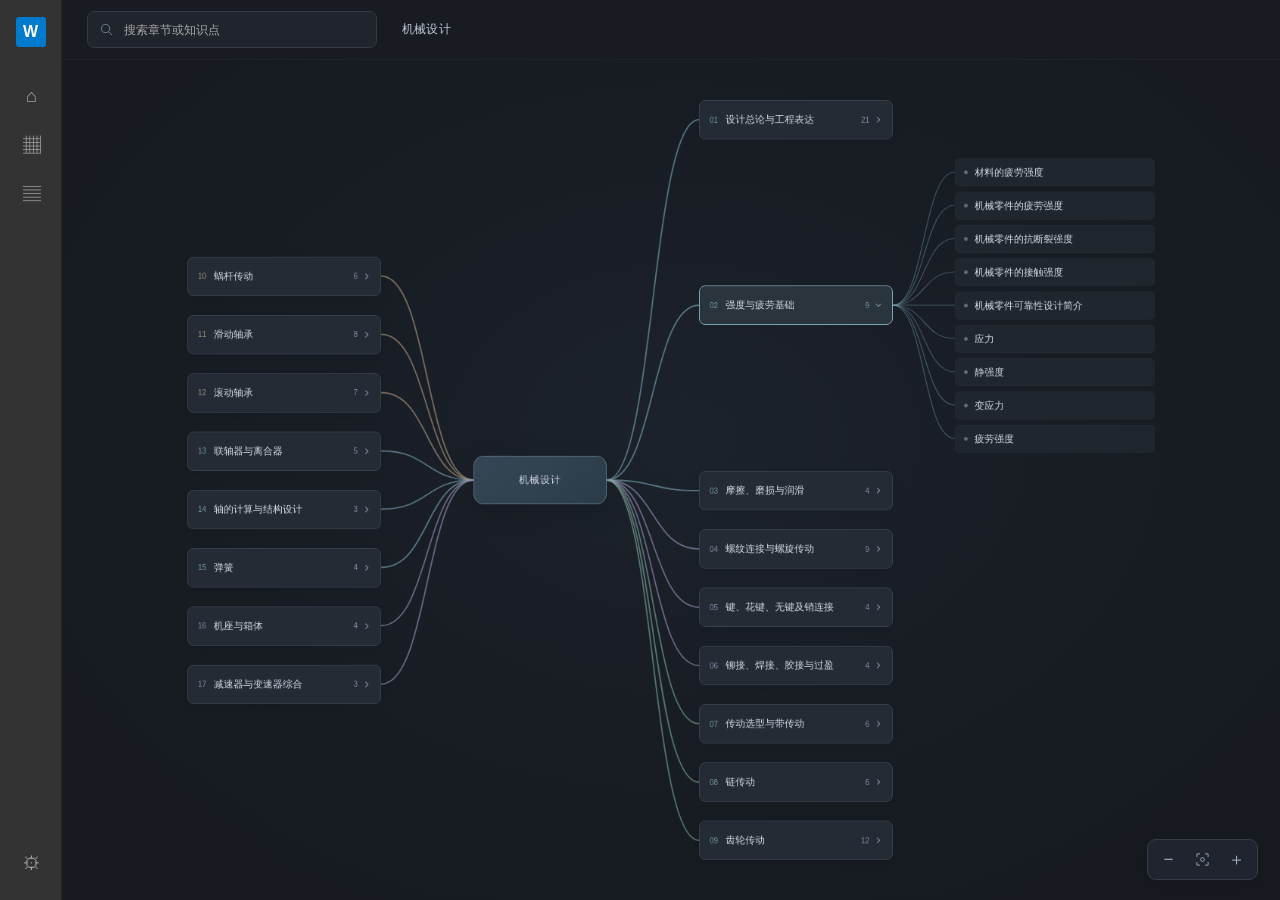
<file: Projects/Workstation-Visual-Console/04_code/workbench/mindmap-prototype-20261019/mindmap-prototype.html>
<!doctype html>
<html lang="zh-CN">
<head>
  <meta charset="utf-8">
  <meta name="viewport" content="width=device-width, initial-scale=1">
  <title>课程思维导图 · 深色 A 版 Demo</title>
  <style>
:root{font-family:Inter,"Segoe UI","Microsoft YaHei",sans-serif;color:#242824;background:#f8f8f6;font-synthesis:none;--line:#e7e8e4;--muted:#737973;--accent:#255f49;--tint:#edf5ef;--paper:#fff;--shadow:0 12px 30px #17281b0a}
*{box-sizing:border-box}
body{margin:0;min-width:320px}
button,input{font:inherit}
button{cursor:pointer}
button:focus-visible,input:focus-visible{outline:2px solid #438b67;outline-offset:2px}
.app{min-height:100vh}
.brand{display:flex;align-items:center;gap:10px;padding:4px 7px 20px;font-size:13px;font-weight:720}
.mark{display:grid;place-items:center;width:30px;height:30px;border-radius:9px;color:white;background:#252d28;font-weight:700}
.muted{color:var(--muted)}
.eyebrow{color:var(--muted);text-transform:uppercase;letter-spacing:.1em;font-size:10px;font-weight:700}
.section-title{font-size:11px;color:#858b84;font-weight:700;margin:24px 10px 8px;display:flex;align-items:center;justify-content:space-between}
.section-title button{background:transparent;border:0;color:#858b84;font-size:17px;padding:0 4px}
.nav-button,.tree-name,.tree-toggle,.child-button{border:0;background:transparent;text-align:left;color:#424a43}
.nav-button{display:flex;align-items:center;gap:10px;width:100%;padding:9px 11px;border-radius:8px;font-size:12px}
.nav-button:hover,.tree-name:hover,.child-button:hover{background:#f2f4f0}
.nav-button.active{background:#e9f2eb;color:var(--accent);font-weight:650}
.nav-ico{width:18px;text-align:center;font-size:15px;color:#68736a}
.project-search{width:100%;border:1px solid var(--line);border-radius:8px;background:#fafbf9;padding:9px 11px;font-size:11px;outline:0}
.project-search:focus{border-color:#9bbba4;background:#fff}
.tree{display:grid;gap:3px;margin-top:10px}
.project-row{display:grid;grid-template-columns:25px minmax(0,1fr);align-items:center;border-radius:8px}
.project-row.selected,.child-button.selected{background:#e9f2eb;color:var(--accent)}
.tree-toggle{padding:7px 5px;text-align:center;color:#8a928a;font-size:10px}
.tree-name{padding:8px 4px 8px 0;border-radius:7px;overflow:hidden;text-overflow:ellipsis;white-space:nowrap;font-size:11px;font-weight:600}
.children{margin:2px 0 7px 25px;border-left:1px solid #e5e9e3;padding-left:8px;display:grid;gap:1px}
.child-button{display:flex;align-items:center;gap:7px;width:100%;padding:7px 8px;border-radius:7px;font-size:11px;white-space:nowrap;overflow:hidden;text-overflow:ellipsis}
.child-dot{width:5px;height:5px;border-radius:50%;background:#9aac9d;flex:none}
.child-button.selected .child-dot{background:var(--accent)}
.empty{color:var(--muted);font-size:11px;padding:11px}
.side-bottom{margin-top:auto;padding:16px 8px 3px;border-top:1px solid var(--line);color:var(--muted);font-size:10px;line-height:1.6}
.sidebar,.project-pane{background:#fff;border-right:1px solid var(--line);display:flex;flex-direction:column;padding:23px 14px 16px;min-width:0;overflow-y:auto}
.sidebar-body,.pane-body{min-height:0}
.topbar{height:66px;display:flex;align-items:center;justify-content:space-between;gap:12px;padding:0 30px;border-bottom:1px solid var(--line);background:#fff}
.breadcrumb{font-size:11px;color:var(--muted);overflow:hidden;text-overflow:ellipsis;white-space:nowrap}
.top-actions{display:flex;align-items:center;gap:8px}
.pill{font-size:10px;color:#5a6e60;background:#f0f5ef;padding:6px 9px;border-radius:20px;white-space:nowrap}
.button{border:1px solid #dfe4dd;background:#fff;border-radius:8px;padding:8px 11px;font-size:11px;color:#384139;white-space:nowrap}
.button:hover{border-color:#a8b9a9}
.button.primary{color:#fff;background:var(--accent);border-color:var(--accent)}
.button.ghost{background:#f6f7f4}
.content{max-width:1170px;margin:0 auto;padding:34px 34px 120px;width:100%}
.title-row{display:flex;justify-content:space-between;gap:20px;align-items:flex-start;margin-bottom:27px}
.title-row h1{font-size:clamp(23px,3vw,33px);letter-spacing:-.04em;font-weight:660;margin:8px 0 8px}
.title-row p{font-size:12px;color:var(--muted);margin:0;line-height:1.7}
.status{display:inline-flex;align-items:center;gap:6px;color:#29694f;font-size:10px}
.status:before{content:"";width:6px;height:6px;border-radius:50%;background:#3baf72}
.cards{display:grid;grid-template-columns:1.55fr 1fr;gap:14px}
.card{border:1px solid var(--line);background:var(--paper);border-radius:12px;box-shadow:var(--shadow);padding:19px;min-width:0}
.card h2{font-size:13px;margin:0 0 16px;font-weight:690}
.card-head{display:flex;justify-content:space-between;align-items:center;gap:12px}
.card-head small{font-size:10px;color:var(--muted)}
.stage-list{display:grid;gap:10px}
.stage{display:grid;grid-template-columns:25px minmax(0,1fr) auto;align-items:center;gap:9px;font-size:11px;padding:11px 0;border-bottom:1px solid #f0f1ee}
.stage:last-child{border:0}
.stage .num{display:grid;place-items:center;border:1px solid #dbe4da;width:23px;height:23px;border-radius:7px;color:var(--accent);font-size:10px}
.stage small{color:var(--muted);font-size:10px}
.stage b{font-weight:630}
.stage.current .num{background:var(--accent);color:#fff;border-color:var(--accent)}
.activity{display:grid;gap:0}
.activity-row{display:grid;grid-template-columns:75px minmax(0,1fr);gap:9px;padding:11px 0;border-bottom:1px solid #f0f1ee;font-size:11px}
.activity-row:last-child{border:0}
.activity-row time{color:#969d94;font-size:10px}
.activity-row span{color:#4d574f;line-height:1.5}
.composer{margin-top:18px;border:1px solid #dae5da;border-radius:12px;background:#fff;box-shadow:var(--shadow);padding:14px}
.composer label{font-size:11px;font-weight:650}
.composer textarea{display:block;width:100%;min-height:54px;resize:vertical;border:0;outline:0;background:transparent;margin-top:10px;font:inherit;font-size:12px;line-height:1.5;color:#4a544b}
.composer-foot{display:flex;justify-content:space-between;align-items:center;gap:10px;border-top:1px solid #f0f1ee;padding-top:10px}
.composer-foot span{font-size:10px;color:var(--muted)}
.callout{margin-top:14px;color:var(--muted);font-size:10px;line-height:1.6}
.inspector{background:#fdfdfb;border-left:1px solid var(--line);padding:25px 18px;min-width:0}
.inspector h2{font-size:12px;margin:0 0 20px}
.fact{padding:13px 0;border-top:1px solid var(--line)}
.fact small{display:block;font-size:10px;color:var(--muted);margin-bottom:6px}
.fact strong{font-size:11px;font-weight:600;overflow-wrap:anywhere}
.inspector .button{width:100%;justify-content:center;margin-top:18px}
.mini-list{font-size:10px;color:#59665c;line-height:2;margin-top:12px}
.prototype-switcher{position:fixed;bottom:18px;left:50%;transform:translateX(-50%);z-index:50;display:flex;align-items:center;gap:8px;background:#202822;color:white;border:1px solid #4d5c50;border-radius:18px;padding:7px 9px;box-shadow:0 12px 35px #1d2a2080;font-size:11px;white-space:nowrap}
.prototype-switcher button{color:white;border:0;background:#3a483d;border-radius:11px;width:30px;height:28px}
.prototype-switcher button:hover{background:#546b58}
.prototype-switcher span{padding:0 7px}
.prototype-switcher small{color:#b4c2b5;font-size:10px}
.demo-tag{display:inline-flex;align-items:center;gap:5px;font-size:10px;color:#8a6831;background:#f8f0df;border-radius:6px;padding:5px 7px}
.layout-a{display:grid;grid-template-columns:254px minmax(0,1fr)}
.layout-a .sidebar{height:100vh;position:sticky;top:0}
.layout-a main{min-width:0}
.layout-a .sidebar .project-search{margin-top:4px}
.layout-b{display:grid;grid-template-columns:62px 270px minmax(0,1fr)}
.icon-rail{background:#f2f4f0;border-right:1px solid var(--line);height:100vh;position:sticky;top:0;display:flex;flex-direction:column;align-items:center;gap:9px;padding:17px 8px}
.icon-rail .mark{margin-bottom:20px}
.rail-button{border:0;background:transparent;color:#707a70;width:40px;height:40px;border-radius:10px;font-size:18px}
.rail-button.active,.rail-button:hover{background:#dce8df;color:var(--accent)}
.rail-bottom{margin-top:auto}
.layout-b .project-pane{height:100vh;position:sticky;top:0}
.layout-b .content{max-width:1060px}
.layout-b .cards{grid-template-columns:minmax(0,1fr) 250px}
.layout-c{display:grid;grid-template-columns:274px minmax(0,1fr) 248px}
.layout-c .sidebar{height:100vh;position:sticky;top:0}
.layout-c .inspector{height:100vh;position:sticky;top:0}
.layout-c .content{padding:30px 28px 120px}
.layout-c .cards{grid-template-columns:1fr}
.layout-c .card:nth-child(2){display:none}
.layout-c .section-title{margin-top:17px}
.layout-c .sidebar .project-search{margin-top:12px}
@media(max-width:1050px){.layout-c{grid-template-columns:250px minmax(0,1fr)}
.layout-c .inspector{display:none}
.layout-b{grid-template-columns:56px 240px minmax(0,1fr)}
.layout-b .cards{grid-template-columns:1fr}
}
@media(max-width:760px){.layout-a,.layout-b,.layout-c{display:block}
.layout-a .sidebar,.layout-b .project-pane,.layout-c .sidebar{height:auto;position:static;max-height:280px;overflow:auto;border-right:0;border-bottom:1px solid var(--line)}
.layout-b .icon-rail{display:none}
.layout-a .sidebar .brand,.layout-c .sidebar .brand{padding-bottom:7px}
.layout-a .sidebar .nav-button,.layout-a .sidebar .side-bottom,.layout-b .project-pane .side-bottom,.layout-c .sidebar .side-bottom{display:none}
.sidebar,.project-pane{padding:12px 15px}
.section-title{margin:10px 8px 5px}
.tree{grid-template-columns:repeat(2,minmax(0,1fr));gap:4px}
.children{display:grid}
.topbar{height:52px;padding:0 17px}
.content,.layout-b .content,.layout-c .content{padding:24px 16px 110px}
.cards{grid-template-columns:1fr}
.title-row{display:block}
.title-row .button{margin-top:13px}
.top-actions .pill{display:none}
}

  </style>
  <style>
.layout-a .sidebar,.layout-c .sidebar,.layout-b .project-pane{overflow:hidden}
.sidebar-body,.pane-body{flex:1;min-height:0;overflow-y:auto;scrollbar-width:thin}
.side-bottom{flex:none}
.layout-a{grid-template-columns:286px minmax(0,1fr)}
.layout-b{grid-template-columns:62px 300px minmax(0,1fr)}
.layout-c{grid-template-columns:306px minmax(0,1fr) 248px}
.category-block{margin:7px 0}
.category-toggle{display:flex;align-items:center;gap:8px;width:100%;border:0;background:#f5f7f4;color:#34463a;border-radius:8px;padding:9px 10px;text-align:left;font-size:11px;font-weight:700}
.category-toggle:hover{background:#eaf2eb}
.category-toggle .chevron{margin-left:auto;color:#829084;font-size:10px}
.category-toggle .count{color:#849187;font-size:10px;font-weight:500}
.category-projects{margin:4px 0 3px 10px;padding-left:8px;border-left:1px solid #e6ebe5}
.category-projects .project-row{grid-template-columns:22px minmax(0,1fr)}
.category-projects .children{margin-left:21px}
.tree{display:block}
.layout-b main{min-width:0}
.layout-c .sidebar .section-title{margin-top:17px}
@media(max-width:1050px){.layout-c{grid-template-columns:282px minmax(0,1fr)}
.layout-b{grid-template-columns:56px 278px minmax(0,1fr)}
}
@media(max-width:760px){.layout-a,.layout-b,.layout-c{display:block}
.layout-a .sidebar,.layout-b .project-pane,.layout-c .sidebar{max-height:360px}
.tree{display:block}
.category-projects .children{display:grid}
}

  </style>
  <style>
.window-studio{margin:0 0 20px;border:1px solid #dce6dc;background:#fff;border-radius:13px;box-shadow:var(--shadow);overflow:hidden}
.studio-head{display:flex;align-items:center;justify-content:space-between;gap:12px;padding:17px 18px;border-bottom:1px solid var(--line)}
.studio-head h2{font-size:14px;margin:0 0 5px}
.studio-head p{font-size:11px;color:var(--muted);margin:0;line-height:1.5}
.studio-toolbar{display:flex;align-items:center;gap:8px;flex-wrap:wrap;padding:12px 18px;background:#fafbf9}
.studio-toolbar input,.studio-toolbar select{border:1px solid var(--line);background:#fff;border-radius:8px;padding:9px 10px;font-size:11px;min-height:35px}
.studio-toolbar input{flex:1 1 170px;min-width:110px}
.studio-toolbar select{flex:0 0 118px}
.studio-toolbar .button{min-height:35px}
.studio-note{font-size:10px;color:var(--muted);margin-left:auto}
.window-canvas{position:relative;min-height:460px;background-color:#f7faf6;background-image:radial-gradient(#dfe7de 1px,transparent 1px);background-size:18px 18px;overflow:hidden}
.window-empty{position:absolute;inset:0;display:grid;place-items:center;color:var(--muted);font-size:12px;text-align:center;padding:30px}
.tool-window{position:absolute;max-width:calc(100% - 32px);min-width:250px;min-height:175px;resize:both;overflow:auto;border:1px solid #cad8ca;background:#fff;border-radius:11px;box-shadow:0 12px 28px #20372a1c}
.tool-window.maximized{left:8px!important;top:8px!important;width:calc(100% - 16px)!important;max-width:none;height:calc(100% - 16px)!important;resize:none}
.tool-header{display:flex;align-items:center;gap:8px;padding:9px 10px;border-bottom:1px solid #e8eee6;background:#f5f8f4;cursor:grab;touch-action:none;user-select:none}
.tool-header:active{cursor:grabbing}
.tool-icon{display:grid;place-items:center;width:23px;height:23px;border-radius:7px;background:#e3efe4;color:#356549;font-size:12px;flex:none}
.tool-header strong{font-size:11px;overflow:hidden;text-overflow:ellipsis;white-space:nowrap;min-width:0;flex:1}
.tool-header .tool-kind{font-size:9px;color:#829084;white-space:nowrap}
.tool-header button{border:0;background:transparent;color:#7b877c;border-radius:5px;padding:2px 5px;font-size:13px;cursor:pointer}
.tool-header button:hover{background:#e6eee4;color:#294b32}
.tool-body{padding:11px;font-size:11px;color:#465147}
.tool-body textarea,.tool-body input{font:inherit;font-size:11px;border:1px solid var(--line);border-radius:7px;background:#fff;color:#344136;padding:8px;min-width:0}
.tool-body textarea{display:block;width:100%;min-height:115px;resize:vertical;line-height:1.5}
.tool-entry{display:flex;gap:6px;margin-bottom:9px}
.tool-entry input{flex:1;width:100%}
.tool-entry .button{padding:7px 9px}
.tool-list{display:grid;gap:5px}
.tool-list-row{display:flex;align-items:center;gap:6px;padding:5px 3px;border-bottom:1px solid #f0f2ee;min-width:0}
.tool-list-row label{display:flex;align-items:center;gap:6px;min-width:0;flex:1;line-height:1.4}
.tool-list-row label span{overflow-wrap:anywhere}
.tool-list-row input[type=checkbox]{flex:none}
.tool-list-row.done span{text-decoration:line-through;color:#99a39a}
.tool-list-row button{border:0;background:transparent;color:#9a5c56;cursor:pointer;padding:2px 5px;border-radius:5px}
.tool-list-row a{color:#275e48;overflow-wrap:anywhere;flex:1}
.tool-list-row a:hover{text-decoration:underline}
.tool-help{font-size:10px;color:#869087;line-height:1.5;margin:6px 0 0}
.tool-error{font-size:10px;color:#a3483f;min-height:15px;margin-top:5px}
.blank-prompt{min-height:185px}
.builder{border:1px solid #dce6da;border-radius:9px;background:#f8faf7;padding:10px;margin-bottom:10px;display:grid;gap:8px}
.builder strong{font-size:11px}
.builder p{margin:0;font-size:10px;color:#7d8a7e;line-height:1.5}
.builder-options{display:flex;gap:6px;flex-wrap:wrap}
.builder-options button{border:1px solid #d7e3d6;border-radius:7px;background:#fff;padding:7px 9px;font-size:10px;color:#425e48;cursor:pointer}
.builder-options button:hover{background:#eaf2e9}
.builder textarea{width:100%;min-height:65px!important}
.builder .button{justify-content:center}
.custom-fields{display:grid;gap:8px}
.custom-field{display:grid;gap:4px;padding:7px 0;border-bottom:1px solid #eef1ec}
.custom-field label{font-size:10px;font-weight:650}
.custom-field input[type=checkbox]{justify-self:start}
.custom-field input,.custom-field textarea{width:100%}
.custom-field-head{display:flex;align-items:center;justify-content:space-between;gap:6px}
.custom-field-head button{border:0;background:transparent;color:#a4564d;cursor:pointer}
.custom-action{display:flex;gap:7px;align-items:center;flex-wrap:wrap;margin-top:10px}
.custom-action select{flex:1;min-width:135px;border:1px solid var(--line);border-radius:7px;background:#fff;color:#344136;padding:7px;font-size:10px}
.custom-result{min-height:23px;margin-top:8px;border-radius:6px;background:#eff5ee;padding:6px;color:#35523b;font-size:10px;overflow-wrap:anywhere}
.window-taskbar{display:flex;gap:6px;align-items:center;flex-wrap:wrap;padding:8px 12px;border-top:1px solid var(--line);background:#f6f8f5}
.window-taskbar button{border:1px solid #dce4da;background:#fff;border-radius:7px;padding:7px 10px;font-size:10px;color:#4c5a4e;cursor:pointer;max-width:190px;overflow:hidden;text-overflow:ellipsis;white-space:nowrap}
.window-taskbar button.active{border-color:#91aa96;background:#eaf2e9;color:#2d5536}
.window-taskbar button.minimized{opacity:.65}
.window-taskbar small{color:#929b92;font-size:10px;margin-left:auto}
@media(max-width:760px){.window-canvas{display:grid;gap:11px;padding:12px;min-height:0!important}
.tool-window,.tool-window.maximized{position:relative!important;left:auto!important;top:auto!important;width:auto!important;height:auto!important;max-width:none;resize:none}
.window-empty{position:static;min-height:150px}
.studio-note{width:100%;margin-left:0}
}

  </style>
  <style>
.prototype-switcher select{width:auto;max-width:105px;border:1px solid #536155;border-radius:8px;padding:5px;background:#303b32;color:#fff;font-size:10px}
body[data-theme^="mono"]{font-family:-apple-system,BlinkMacSystemFont,"Segoe UI","Microsoft YaHei",sans-serif;--accent:#29292c;--tint:#ededf0;--line:#dedee0;--paper:#fff;--shadow:0 8px 22px #0000000a;background:#fff;color:#1d1d1f}
body[data-theme^="mono"] .sidebar,body[data-theme^="mono"] .project-pane{background:#e9e9eb}
body[data-theme^="mono"] .topbar{background:#fff}
body[data-theme="mono-light"] .button,body[data-theme="mono-light"] input,body[data-theme="mono-light"] select,body[data-theme="mono-light"] textarea{border-color:#a8a8ab;border-radius:4px}
body[data-theme="mono-light"] .tool-header,body[data-theme="mono-light"] .studio-toolbar{background:#f2f2f3}
body[data-theme="mono-light"] .window-canvas{background-color:#fff;background-image:none}
body[data-theme="mono-light"] .content h1{font-size:clamp(27px,3vw,40px);font-weight:600}
body[data-theme^="mono"] .mark{background:#1d1d1f}
body[data-theme^="mono"] .category-toggle,body[data-theme^="mono"] .nav-button.active,body[data-theme^="mono"] .project-row.selected,body[data-theme^="mono"] .child-button.selected{background:#ededf0;color:#242426}
body[data-theme^="mono"] .window-canvas{background-color:#f3f3f5;background-image:radial-gradient(#dadadd 1px,transparent 1px)}
body[data-theme="mono-light"] .window-canvas{background-color:#fff;background-image:none}
body[data-theme="mono-light"] .nav-button,body[data-theme="mono-light"] .category-toggle{font-size:13px}
body[data-theme="mono-light"] .tree-name,body[data-theme="mono-light"] .child-button,body[data-theme="mono-light"] .button{font-size:12px}
body[data-theme="mono-light"] .tool-header strong,body[data-theme="mono-light"] .studio-head h2{font-size:14px}
body[data-theme^="mono"] .window-studio,body[data-theme^="mono"] .card,body[data-theme^="mono"] .composer,body[data-theme^="mono"] .tool-window{border-radius:16px}
body[data-theme^="mono"] .tool-icon,body[data-theme^="mono"] .stage.current .num,body[data-theme^="mono"] .button.primary{background:#29292c;color:#fff;border-color:#29292c}
body[data-theme^="mono"] .tool-header,body[data-theme^="mono"] .studio-toolbar{background:#f7f7f9}
body[data-theme="mono-dark"]{color-scheme:dark;--line:#39393c;--muted:#a1a1a6;--paper:#1c1c1e;--accent:#f5f5f7;--shadow:0 12px 32px #00000050;background:#0b0b0d;color:#f5f5f7}
body[data-theme="mono-dark"] .sidebar,body[data-theme="mono-dark"] .project-pane,body[data-theme="mono-dark"] .topbar,body[data-theme="mono-dark"] .card,body[data-theme="mono-dark"] .composer,body[data-theme="mono-dark"] .window-studio,body[data-theme="mono-dark"] .tool-window,body[data-theme="mono-dark"] .inspector{background:#1c1c1e;border-color:var(--line)}
body[data-theme="mono-dark"] .mark,body[data-theme="mono-dark"] .button.primary,body[data-theme="mono-dark"] .stage.current .num{background:#f5f5f7;color:#111114;border-color:#f5f5f7}
body[data-theme="mono-dark"] .icon-rail,body[data-theme="mono-dark"] .window-canvas{background-color:#121214;border-color:var(--line)}
body[data-theme="mono-dark"] .window-canvas{background-image:none}
body[data-theme="mono-dark"] .category-toggle,body[data-theme="mono-dark"] .nav-button.active,body[data-theme="mono-dark"] .project-row.selected,body[data-theme="mono-dark"] .child-button.selected,body[data-theme="mono-dark"] .tool-header,body[data-theme="mono-dark"] .studio-toolbar{background:#2b2b2e;color:#f0f0f2;border-color:var(--line)}
body[data-theme="mono-dark"] .nav-button,body[data-theme="mono-dark"] .tree-name,body[data-theme="mono-dark"] .child-button,body[data-theme="mono-dark"] .category-toggle,body[data-theme="mono-dark"] .tool-header button{color:#d0d0d4}
body[data-theme="mono-dark"] .nav-button:hover,body[data-theme="mono-dark"] .tree-name:hover,body[data-theme="mono-dark"] .child-button:hover,body[data-theme="mono-dark"] .category-toggle:hover{background:#323235}
body[data-theme="mono-dark"] .button,body[data-theme="mono-dark"] input,body[data-theme="mono-dark"] select,body[data-theme="mono-dark"] textarea{background:#29292c;border-color:var(--line);color:#f0f0f2}
body[data-theme="mono-dark"] .button.primary{background:#f5f5f7;color:#111114}
body[data-theme="mono-dark"] .tool-body,body[data-theme="mono-dark"] .activity-row span{color:#dedee1}
body[data-theme="mono-dark"] .blank-prompt,body[data-theme="mono-dark"] .builder,body[data-theme="mono-dark"] .custom-result{background:#29292c;border-color:var(--line);color:#d5d5d9}
body[data-theme="mono-dark"] .blank-prompt strong,body[data-theme="mono-dark"] .builder-options button{color:#e4e4e7}
body[data-theme="mono-dark"] .builder-options button,body[data-theme="mono-dark"] .custom-action select{background:#333336;border-color:var(--line);color:#e4e4e7}
body[data-theme="mono-dark"] .window-taskbar{background:#242426;border-color:var(--line)}
body[data-theme="mono-dark"] .window-taskbar button{background:#333336;border-color:var(--line);color:#e5e5e7}
body[data-theme="mono-dark"] .window-taskbar button.active{background:#4a4a4e;border-color:#85858a}
body[data-theme="mono-dark"] .stage .num,body[data-theme="mono-dark"] .tool-icon{background:#363639;border-color:var(--line);color:#e4e4e6}
body[data-theme="mono-dark"] .demo-tag{background:#333338;color:#e2e2e5}
body[data-theme^="mono"] .prototype-switcher{background:#28282b;border-color:#454549}
body[data-theme^="mono"] .prototype-switcher button,body[data-theme^="mono"] .prototype-switcher select{background:#3b3b3e;border-color:#55555a}
@media(max-width:760px){.sidebar-body,.pane-body{max-height:245px}
}

  </style>
  <style>
body[data-theme="vscode"]{color-scheme:dark;--line:#3c3c3c;--muted:#a0a0a0;--accent:#3794ff;--tint:#37373d;--paper:#1e1e1e;--shadow:none;background:#1e1e1e;color:#d4d4d4;font-family:"Segoe UI","Microsoft YaHei",sans-serif}
body[data-theme="vscode"] .icon-rail{background:#333333;border-color:#252526}
body[data-theme="vscode"] .rail-button{color:#a7a7a7;border-radius:0;border-left:2px solid transparent}
body[data-theme="vscode"] .rail-button.active,body[data-theme="vscode"] .rail-button:hover{background:#333333;color:#fff;border-left-color:#fff}
body[data-theme="vscode"] .sidebar,body[data-theme="vscode"] .project-pane,body[data-theme="vscode"] .inspector{background:#252526;border-color:var(--line)}
body[data-theme="vscode"] .sidebar,body[data-theme="vscode"] .project-pane{padding-left:10px;padding-right:10px}
body[data-theme="vscode"] .brand{padding:3px 7px 18px;color:#e6e6e6}
body[data-theme="vscode"] .mark{background:#007acc;border-radius:3px}
body[data-theme="vscode"] .section-title{color:#bbb;font-size:10px;text-transform:uppercase;letter-spacing:.09em}
body[data-theme="vscode"] .nav-button,body[data-theme="vscode"] .tree-name,body[data-theme="vscode"] .child-button,body[data-theme="vscode"] .category-toggle{color:#ccc;border-radius:2px}
body[data-theme="vscode"] .nav-button:hover,body[data-theme="vscode"] .tree-name:hover,body[data-theme="vscode"] .child-button:hover,body[data-theme="vscode"] .category-toggle:hover{background:#2a2d2e}
body[data-theme="vscode"] .nav-button.active,body[data-theme="vscode"] .project-row.selected,body[data-theme="vscode"] .child-button.selected{background:#37373d;color:#fff}
body[data-theme="vscode"] .category-toggle{background:#2d2d30;font-size:11px;text-transform:uppercase;letter-spacing:.03em}
body[data-theme="vscode"] .category-projects,body[data-theme="vscode"] .children{border-color:#474747}
body[data-theme="vscode"] .side-bottom{border-color:var(--line)}
body[data-theme="vscode"] .project-search,body[data-theme="vscode"] input,body[data-theme="vscode"] select,body[data-theme="vscode"] textarea{background:#3c3c3c;border:1px solid #555;color:#eee;border-radius:2px}
body[data-theme="vscode"] input::placeholder,body[data-theme="vscode"] textarea::placeholder{color:#a6a6a6}
body[data-theme="vscode"] button:focus-visible,body[data-theme="vscode"] input:focus-visible,body[data-theme="vscode"] select:focus-visible,body[data-theme="vscode"] textarea:focus-visible{outline-color:#007fd4}
body[data-theme="vscode"] main,body[data-theme="vscode"] .content{background:#1e1e1e}
body[data-theme="vscode"] .topbar{height:38px;background:#181818;border-color:var(--line);padding:0 18px}
body[data-theme="vscode"] .breadcrumb{color:#aaa}
body[data-theme="vscode"] .editor-tabs{display:flex;height:36px;background:#252526;border-bottom:1px solid #1a1a1a;align-items:stretch}
body[data-theme="vscode"] .editor-tab{display:flex;align-items:center;gap:8px;max-width:240px;min-width:120px;padding:0 15px;background:#1e1e1e;border-right:1px solid #303030;border-top:1px solid #3794ff;font-size:11px;color:#eee;overflow:hidden;text-overflow:ellipsis;white-space:nowrap}
body[data-theme="vscode"] .editor-tab:before{content:"▦";color:#3794ff}
body[data-theme="vscode"] .content{max-width:none;padding:25px 30px 100px}
body[data-theme="vscode"] .title-row h1{font-weight:500;letter-spacing:-.02em}
body[data-theme="vscode"] .title-row p,body[data-theme="vscode"] .card-head small,body[data-theme="vscode"] .stage small,body[data-theme="vscode"] .activity-row time{color:#aaa}
body[data-theme="vscode"] .card,body[data-theme="vscode"] .window-studio,body[data-theme="vscode"] .composer{background:#252526;border:1px solid #3c3c3c;border-radius:3px;box-shadow:none}
body[data-theme="vscode"] .card h2,body[data-theme="vscode"] .studio-head h2,body[data-theme="vscode"] .stage b,body[data-theme="vscode"] .activity-row span{color:#ddd}
body[data-theme="vscode"] .stage,body[data-theme="vscode"] .activity-row,body[data-theme="vscode"] .studio-head,body[data-theme="vscode"] .composer-foot{border-color:#3c3c3c}
body[data-theme="vscode"] .stage .num{border-color:#575757;border-radius:2px;color:#9cdcfe}
body[data-theme="vscode"] .stage.current .num,body[data-theme="vscode"] .button.primary{background:#0e639c;border-color:#0e639c;color:#fff}
body[data-theme="vscode"] .button,body[data-theme="vscode"] .builder-options button{background:#3a3d41;color:#eee;border:1px solid #4d4d4d;border-radius:2px}
body[data-theme="vscode"] .button:hover,body[data-theme="vscode"] .builder-options button:hover{background:#4b4e52}
body[data-theme="vscode"] .button.primary:hover{background:#1177bb}
body[data-theme="vscode"] .pill,body[data-theme="vscode"] .demo-tag{background:#343434;color:#ccc;border-radius:2px}
body[data-theme="vscode"] .studio-toolbar,body[data-theme="vscode"] .window-taskbar,body[data-theme="vscode"] .tool-header{background:#2d2d30;border-color:#3c3c3c}
body[data-theme="vscode"] .window-canvas{background:#1e1e1e;background-image:none}
body[data-theme="vscode"] .tool-window{background:#252526;border:1px solid #555;border-radius:3px;box-shadow:0 8px 24px #0007}
body[data-theme="vscode"] .tool-header strong,body[data-theme="vscode"] .tool-body{color:#ddd}
body[data-theme="vscode"] .tool-header button{color:#bbb;border-radius:2px}
body[data-theme="vscode"] .tool-header button:hover{background:#454545;color:#fff}
body[data-theme="vscode"] .tool-icon{background:#424242;color:#9cdcfe;border-radius:2px}
body[data-theme="vscode"] .builder,body[data-theme="vscode"] .custom-result{background:#2d2d30;border-color:#444;color:#ddd;border-radius:2px}
body[data-theme="vscode"] .builder p,body[data-theme="vscode"] .tool-help{color:#aaa}
body[data-theme="vscode"] .window-taskbar button{background:#333;color:#ccc;border-color:#4a4a4a;border-radius:2px}
body[data-theme="vscode"] .window-taskbar button.active{background:#37373d;color:#fff;border-bottom:2px solid #3794ff}
body[data-theme="vscode"] .prototype-switcher{bottom:30px;border-radius:3px;background:#2d2d30;border-color:#555;box-shadow:0 6px 20px #0008}
body[data-theme="vscode"] .prototype-switcher button,body[data-theme="vscode"] .prototype-switcher select{border-radius:2px;background:#3c3c3c;border-color:#555}
.editor-tabs,.demo-statusbar{display:none}
body[data-theme="vscode"] .demo-statusbar{display:flex;position:fixed;left:0;right:0;bottom:0;height:23px;z-index:40;align-items:center;justify-content:space-between;gap:12px;padding:0 12px;background:#007acc;color:#fff;font-size:10px}
body[data-theme="vscode"] .save-indicator{margin-left:auto;display:flex;align-items:center;gap:7px;white-space:nowrap}
body[data-theme="vscode"] .save-indicator button{border:0;background:#ffffff26;color:#fff;padding:1px 6px;font-size:10px}
body[data-theme="vscode"] .save-indicator button[hidden]{display:none}
@media(max-width:760px){body[data-theme="vscode"] .editor-tabs{height:32px}
body[data-theme="vscode"] .content{padding:20px 16px 110px}
body[data-theme="vscode"] .demo-statusbar{font-size:9px}
}

  </style>
  <style>
body[data-theme="vscode"] .layout-b main{height:calc(100vh - 23px);min-width:0;overflow:hidden;background:#1e1e1e}
body[data-theme="vscode"] .window-studio{height:100%;margin:0;border:0;border-radius:0;display:flex;flex-direction:column;position:relative;background:#1e1e1e}
body[data-theme="vscode"] .desk-chrome{height:39px;min-height:39px;display:flex;align-items:stretch;background:#252526;border-bottom:1px solid #3c3c3c}
body[data-theme="vscode"] .desk-context{max-width:170px;min-width:100px;display:flex;align-items:center;gap:7px;padding:0 12px;border-right:1px solid #3c3c3c;color:#aaa;font-size:10px;overflow:hidden;text-overflow:ellipsis;white-space:nowrap}
body[data-theme="vscode"] .desk-tabs{display:flex;align-items:stretch;gap:1px;min-width:0;flex:1;overflow-x:auto;scrollbar-width:thin}
body[data-theme="vscode"] .desk-tab{display:flex;align-items:center;gap:7px;min-width:98px;max-width:185px;flex:0 1 155px;padding:0 11px;border:0;border-right:1px solid #383838;border-top:2px solid transparent;background:#2d2d30;color:#b8b8b8;font-size:10px;white-space:nowrap;overflow:hidden;text-overflow:ellipsis}
body[data-theme="vscode"] .desk-tab.active{background:#1e1e1e;color:#fff;border-top-color:#3794ff}
body[data-theme="vscode"] .desk-tab.minimized{opacity:.6}
body[data-theme="vscode"] .desk-add,body[data-theme="vscode"] .desk-gear{width:39px;flex:none;border:0;border-left:1px solid #3c3c3c;background:#252526;color:#ccc;font-size:18px}
body[data-theme="vscode"] .desk-add:hover,body[data-theme="vscode"] .desk-gear:hover,body[data-theme="vscode"] .desk-add.active,body[data-theme="vscode"] .desk-gear.active{background:#3c3c3c;color:#fff}
body[data-theme="vscode"] .desk-gear{font-size:15px}
body[data-theme="vscode"] .window-canvas{flex:1;min-height:0!important;display:block;padding:0;background:#1e1e1e;overflow:auto}
body[data-theme="vscode"] .window-empty{min-height:180px}
body[data-theme="vscode"] .tool-window{display:flex;flex-direction:column;resize:none;overflow:hidden;min-width:250px;min-height:180px}
body[data-theme="vscode"] .tool-header{flex:none;min-height:34px;padding:5px 8px}
body[data-theme="vscode"] .tool-body{flex:1;min-height:0;overflow:auto;padding:12px}
body[data-theme="vscode"] .window-resize-handle{position:absolute;right:0;bottom:0;width:18px;height:18px;cursor:nwse-resize;touch-action:none;background:linear-gradient(135deg,transparent 55%,#828282 56%,#828282 61%,transparent 62%,transparent 72%,#828282 73%,#828282 78%,transparent 79%)}
body[data-theme="vscode"] .tool-window.maximized .window-resize-handle{display:none}
body[data-theme="vscode"] .window-inner-add{display:block;margin:8px auto 3px;width:30px;height:30px;border:1px dashed #666;background:transparent;color:#aaa;font-size:18px;cursor:pointer}
body[data-theme="vscode"] .window-inner-add:hover{border-color:#3794ff;color:#fff}
body[data-theme="vscode"] .desk-message{align-self:center;max-width:210px;overflow:hidden;text-overflow:ellipsis;white-space:nowrap;color:#9cdcfe;font-size:10px;padding:0 8px}
body[data-theme="vscode"] .window-taskbar{display:none}
body[data-theme="vscode"] .desk-popover{position:absolute;top:39px;z-index:45;background:#252526;border:1px solid #555;box-shadow:0 14px 35px #0009;color:#ddd}
body[data-theme="vscode"] .template-gallery{left:110px;right:12px;max-height:min(510px,calc(100vh - 80px));overflow:auto;padding:15px}
body[data-theme="vscode"] .popover-head{display:flex;justify-content:space-between;align-items:center;gap:12px;margin-bottom:12px;font-size:12px}
body[data-theme="vscode"] .popover-head button{border:0;background:transparent;color:#bbb;font-size:17px}
body[data-theme="vscode"] .template-grid{display:grid;grid-template-columns:repeat(3,minmax(0,1fr));gap:10px}
body[data-theme="vscode"] .template-card{display:block;text-align:left;min-width:0;padding:10px;border:1px solid #4a4a4a;background:#2d2d30;color:#ddd;cursor:pointer}
body[data-theme="vscode"] .template-card:hover,body[data-theme="vscode"] .template-card:focus-visible{border-color:#3794ff;background:#333840}
body[data-theme="vscode"] .template-card strong{display:block;font-size:11px;margin:8px 0 3px}
body[data-theme="vscode"] .template-card small{display:block;color:#aaa;font-size:10px;line-height:1.4}
body[data-theme="vscode"] .template-preview{height:72px;display:block;position:relative;border:1px solid #555;background:#1e1e1e}
body[data-theme="vscode"] .template-preview i{display:block;position:absolute;background:#3b4f5f;border:1px solid #628099;border-radius:1px;box-sizing:border-box}
body[data-theme="vscode"] .template-card:hover .template-preview i{background:#20527a;border-color:#3794ff}
body[data-theme="vscode"] .layout-hint{margin:12px 0 0;color:#aaa;font-size:10px;line-height:1.5}
body[data-theme="vscode"] .desk-settings{right:7px;width:258px;padding:14px}
body[data-theme="vscode"] .desk-settings label{display:flex;align-items:center;gap:8px;margin:10px 0;font-size:11px}
body[data-theme="vscode"] .desk-settings input[type=checkbox]{width:15px;height:15px;accent-color:#3794ff}
body[data-theme="vscode"] .desk-settings input[type=range]{width:100%;accent-color:#3794ff}
body[data-theme="vscode"] .desk-settings .settings-range{display:block;margin:14px 0 5px}
body[data-theme="vscode"] .desk-settings .settings-range span{float:right;color:#9cdcfe}
body[data-theme="vscode"] .desk-settings .button{width:100%;justify-content:center;margin-top:12px}
body[data-theme="vscode"] .blank-prompt{height:100%;min-height:0;display:grid;place-items:center;color:#999}
body[data-theme="vscode"] .blank-prompt button{width:40px;height:40px;border:1px dashed #676767;background:transparent;color:#b8b8b8;font-size:22px;cursor:pointer}
body[data-theme="vscode"] .blank-prompt button:hover{border-color:#3794ff;color:#fff}
body[data-theme="vscode"] .tool-window.docked{min-width:0;min-height:0;max-width:none;box-sizing:border-box;container-type:inline-size}
body[data-theme="vscode"] .tool-window.docked .tool-header{gap:3px;padding:4px 5px}
body[data-theme="vscode"] .tool-window.docked .tool-header .tool-kind{display:none}
body[data-theme="vscode"] .tool-window.docked .tool-header button{padding:2px 4px;min-width:18px}
@container (max-width:170px){.tool-header .tool-icon,.tool-header button[data-action="rename-window"],.tool-header button[data-action="minimize-window"],.tool-header button[data-action="maximize-window"]{display:none}
}
body[data-theme="vscode"] .dock-preview{position:absolute;z-index:9998;pointer-events:none;border:2px solid #60a9ea;background:#3794ff33;box-shadow:inset 0 0 0 1px #60a9ea66}
body[data-theme="vscode"] .builder{gap:9px}
body[data-theme="vscode"] .builder-grid{display:grid;grid-template-columns:repeat(2,minmax(0,1fr));gap:8px}
body[data-theme="vscode"] .builder label{display:grid;gap:4px;color:#bbb;font-size:10px}
body[data-theme="vscode"] .builder input,body[data-theme="vscode"] .builder select{width:100%;min-width:0;padding:7px;font-size:11px}
body[data-theme="vscode"] .builder .field-name-input{flex:1 1 0;width:auto;min-width:80px}
body[data-theme="vscode"] .builder .field-kind-select{flex:0 0 105px;width:105px}
body[data-theme="vscode"] .builder .tool-entry .button{flex:none}
body[data-theme="vscode"] .builder .codex-description{min-height:90px!important}
body[data-theme="vscode"] .builder-options{margin-bottom:4px}
body[data-theme="vscode"] .custom-fields{display:grid}
body[data-theme="vscode"] .template-split .custom-fields{grid-template-columns:repeat(2,minmax(0,1fr));gap:9px}
body[data-theme="vscode"] .template-dashboard .custom-fields{grid-template-columns:repeat(2,minmax(0,1fr));gap:9px}
body[data-theme="vscode"] .ui-cards .custom-field{background:#30343b;border:1px solid #4d5968;padding:10px}
body[data-theme="vscode"] .ui-minimal .custom-field{border:0;padding:4px 0}
body[data-theme="vscode"] .ux-stepper{display:flex;align-items:center;gap:7px;margin:9px 0}
body[data-theme="vscode"] .ux-stepper span{color:#aaa;font-size:10px}
body[data-theme="vscode"] .ux-review{display:grid;gap:7px;margin:8px 0}
body[data-theme="vscode"] .ux-review-row{display:flex;justify-content:space-between;gap:12px;border-bottom:1px solid #454545;padding:6px 0}
body[data-theme="vscode"] .snap-guide{position:absolute;z-index:9999;pointer-events:none;background:#3794ff;opacity:.8}
body[data-theme="vscode"] .snap-guide.vertical{top:0;bottom:0;width:1px}
body[data-theme="vscode"] .snap-guide.horizontal{left:0;right:0;height:1px}
@media(min-width:761px) and (max-width:1100px){body[data-theme="vscode"] .template-gallery{left:5px;right:5px}
body[data-theme="vscode"] .template-grid{grid-template-columns:repeat(2,minmax(0,1fr))}
}
@media(max-width:760px){body[data-theme="vscode"] .layout-b main{height:auto;min-height:calc(100vh - 72px);overflow:visible}
body[data-theme="vscode"] .window-studio{min-height:520px}
body[data-theme="vscode"] .window-canvas{display:grid;gap:10px;padding:10px;overflow:visible}
body[data-theme="vscode"] .tool-window{position:relative!important;left:auto!important;top:auto!important;width:100%!important;height:auto!important;min-height:220px}
body[data-theme="vscode"] .window-resize-handle{display:none}
body[data-theme="vscode"] .template-gallery{left:5px;right:5px}
body[data-theme="vscode"] .template-grid{grid-template-columns:repeat(2,minmax(0,1fr))}
body[data-theme="vscode"] .desk-context{display:none}
}
body[data-theme="vscode"] .split-canvas{display:flex;flex:1;min-height:0;min-width:0;background:#1e1e1e;overflow:hidden}
body[data-theme="vscode"] .split-node{display:flex;flex:1;min-width:0;min-height:0;overflow:hidden}
body[data-theme="vscode"] .split-node.vertical{flex-direction:row}
body[data-theme="vscode"] .split-node.horizontal{flex-direction:column}
body[data-theme="vscode"] .split-part{display:flex;min-width:0;min-height:0;overflow:hidden}
body[data-theme="vscode"] .split-part.second{flex:1 1 0}
body[data-theme="vscode"] .split-divider{flex:0 0 6px;position:relative;background:#3c3c3c;touch-action:none;user-select:none;z-index:2}
body[data-theme="vscode"] .split-node.vertical>.split-divider{cursor:col-resize;border-left:1px solid #515151;border-right:1px solid #515151}
body[data-theme="vscode"] .split-node.horizontal>.split-divider{cursor:row-resize;border-top:1px solid #515151;border-bottom:1px solid #515151}
body[data-theme="vscode"] .split-divider:hover,body[data-theme="vscode"] .split-divider.dragging,body[data-theme="vscode"] .split-divider:focus-visible{background:#3794ff;outline:none}
body[data-theme="vscode"] .split-pane{flex:1;min-width:0;min-height:0;display:flex;flex-direction:column;background:#1e1e1e;overflow:hidden}
body[data-theme="vscode"] .split-pane .tool-body{flex:1;min-height:0;overflow:auto;padding:12px}
body[data-theme="vscode"] .split-pane .blank-prompt{min-height:100%}
body[data-theme="vscode"] .split-pane .window-inner-add{margin:8px auto 3px}
body[data-theme="vscode"] .split-layout-name{display:flex;align-items:center;padding:0 12px;color:#b8b8b8;font-size:10px;white-space:nowrap}
body[data-theme="vscode"] .template-card[aria-pressed="true"]{border-color:#3794ff;background:#263544}
@media(max-width:760px){body[data-theme="vscode"] .split-canvas{height:520px;min-height:520px}
body[data-theme="vscode"] .split-layout-name{display:none}
}
body[data-theme="vscode"] .layout-b{--project-pane-width:300px;--project-pane-max:calc(100vw - 62px - 6px - 260px);grid-template-columns:62px minmax(170px,min(var(--project-pane-width),var(--project-pane-max))) 6px minmax(0,1fr)}
body[data-theme="vscode"] .layout-b.project-hidden{grid-template-columns:62px minmax(0,1fr)}
body[data-theme="vscode"] .layout-b.project-hidden .project-pane,body[data-theme="vscode"] .layout-b.project-hidden .project-resizer{display:none}
body[data-theme="vscode"] .project-resizer{height:100vh;position:sticky;top:0;background:#3c3c3c;border-left:1px solid #515151;border-right:1px solid #515151;cursor:col-resize;touch-action:none;user-select:none;z-index:3}
body[data-theme="vscode"] .project-resizer:hover,body[data-theme="vscode"] .project-resizer.dragging,body[data-theme="vscode"] .project-resizer:focus-visible{background:#3794ff;outline:none}
body[data-theme="vscode"] .project-pane .brand{display:flex;min-width:0}
body[data-theme="vscode"] .project-hide{margin-left:auto;border:0;background:transparent;color:#b9b9b9;font-size:16px;padding:2px 6px}
body[data-theme="vscode"] .project-hide:hover{background:#3c3c3c;color:#fff}
body[data-theme="vscode"] .mobile-project-toggle{display:none}
body[data-theme="vscode"] .primary-layout{display:grid;grid-template-columns:minmax(0,1fr) minmax(170px,28%);gap:0;min-height:180px;border:1px solid #3c3c3c}
body[data-theme="vscode"] .primary-content{min-width:0;padding:12px;background:#1e1e1e}
body[data-theme="vscode"] .primary-content h3{font-size:12px;font-weight:600;margin:0 0 10px;color:#ddd}
body[data-theme="vscode"] .document-editor{min-height:280px;resize:vertical;line-height:1.7;font-size:12px}
body[data-theme="vscode"] .annotation-pane{min-width:0;padding:10px;background:#252526;border-left:1px solid #3c3c3c}
body[data-theme="vscode"] .annotation-head{display:flex;align-items:center;justify-content:space-between;gap:8px;color:#ccc;font-size:11px;font-weight:600;margin-bottom:8px}
body[data-theme="vscode"] .primary-actions{display:flex;align-items:center;gap:5px}
body[data-theme="vscode"] .annotation-head button{border:1px solid #555;background:#333;color:#ddd;padding:4px 7px;white-space:nowrap}
body[data-theme="vscode"] .annotation-head button:hover{border-color:#3794ff}
body[data-theme="vscode"] .annotation-help{font-size:10px;color:#999;line-height:1.5;margin:5px 0}
body[data-theme="vscode"] .annotation-list{display:grid;gap:8px;margin-top:10px}
body[data-theme="vscode"] .annotation-card{border:1px solid #505050;border-left:3px solid #3794ff;background:#2d2d30;padding:8px;min-width:0;font-size:10px;line-height:1.5;color:#ddd;overflow-wrap:anywhere}
body[data-theme="vscode"] .annotation-card.link{border-left-color:#6cc4a1}
body[data-theme="vscode"] .annotation-card-header{display:flex;align-items:center;gap:6px;color:#aaa;margin-bottom:5px}
body[data-theme="vscode"] .annotation-card-header span{margin-right:auto}
body[data-theme="vscode"] .annotation-card-header button{border:0;background:transparent;color:#aaa;padding:1px 3px;font-size:12px}
body[data-theme="vscode"] .annotation-card-header button:hover{color:#fff}
body[data-theme="vscode"] .annotation-quote{display:block;width:100%;text-align:left;border:0;border-left:2px solid #777;background:#383838;color:#b8d7f0;padding:5px 7px;margin:5px 0;font-size:10px;overflow-wrap:anywhere}
body[data-theme="vscode"] .annotation-card p{margin:5px 0 0;white-space:pre-wrap}
body[data-theme="vscode"] .annotation-card a{color:#77bdff;overflow-wrap:anywhere}
body[data-theme="vscode"] .annotation-composer{display:grid;gap:7px;margin-top:8px;border-top:1px solid #444;padding-top:9px}
body[data-theme="vscode"] .annotation-composer label{display:grid;gap:4px;color:#aaa;font-size:10px}
body[data-theme="vscode"] .annotation-composer input,body[data-theme="vscode"] .annotation-composer select,body[data-theme="vscode"] .annotation-composer textarea{width:100%;min-width:0;background:#333;color:#ddd;border:1px solid #555;border-radius:2px;padding:6px;font-size:11px}
body[data-theme="vscode"] .annotation-composer textarea{min-height:70px;resize:vertical}
body[data-theme="vscode"] .annotation-composer-actions{display:flex;gap:6px;flex-wrap:wrap}
body[data-theme="vscode"] .annotation-error{color:#f48771;font-size:10px}
body[data-theme="vscode"] .blank-actions{display:flex;align-items:center;justify-content:center;gap:7px;flex-wrap:wrap;max-width:520px}
body[data-theme="vscode"] .blank-actions button{width:auto;height:36px;border:1px solid #555;background:#2d2d30;color:#ddd;font-size:11px;padding:0 10px}
body[data-theme="vscode"] .blank-actions button:first-child{width:38px;font-size:20px;border-style:dashed}
body[data-theme="vscode"] .blank-actions button:hover{border-color:#3794ff;color:#fff}
body[data-theme="vscode"] .browser-toolbar,body[data-theme="vscode"] .files-toolbar,body[data-theme="vscode"] .terminal-toolbar{display:flex;align-items:center;gap:6px;flex-wrap:wrap;margin-bottom:9px}
body[data-theme="vscode"] .browser-toolbar input,body[data-theme="vscode"] .terminal-toolbar input{flex:1;min-width:100px}
body[data-theme="vscode"] .split-pane.browser-pane .tool-body{display:flex;flex-direction:column;padding:0;overflow:hidden}
body[data-theme="vscode"] .browser-pane .builder{flex:none;max-height:45%;overflow:auto;margin:8px}
body[data-theme="vscode"] .browser-primary-layout{position:relative;display:flex;flex:1;min-height:0;border:0}
body[data-theme="vscode"] .browser-primary-layout .primary-content{display:flex;flex:1;flex-direction:column;min-height:0;padding:0;overflow:hidden}
body[data-theme="vscode"] .browser-heading{height:28px;flex:none;display:flex;align-items:center;justify-content:space-between;gap:8px;padding:0 8px;border-bottom:1px solid #3c3c3c;background:#252526;color:#c6c6c6;font-size:10px}
body[data-theme="vscode"] .browser-heading button{border:0;background:transparent;color:#aaa;font-size:10px;padding:3px 5px}
body[data-theme="vscode"] .browser-heading button:hover{color:#fff;background:#3c3c3c}
body[data-theme="vscode"] .browser-workspace{display:flex;flex:1;flex-direction:column;min-height:0}
body[data-theme="vscode"] .browser-workspace .browser-toolbar{flex:none;flex-wrap:nowrap;gap:3px;margin:0;padding:4px 6px;border-bottom:1px solid #3c3c3c;background:#252526}
body[data-theme="vscode"] .browser-toolbar button,body[data-theme="vscode"] .browser-toolbar a{display:grid;place-items:center;flex:none;min-width:26px;height:27px;padding:2px 5px;border:0;border-radius:3px;background:transparent;color:#c6c6c6;text-decoration:none;font-size:13px}
body[data-theme="vscode"] .browser-toolbar button:hover:not(:disabled),body[data-theme="vscode"] .browser-toolbar a:hover{background:#3c3c3c;color:#fff}
body[data-theme="vscode"] .browser-toolbar button:disabled{opacity:.35;cursor:default}
body[data-theme="vscode"] .browser-toolbar input{height:27px;min-width:0;padding:4px 7px;border:1px solid #505050;border-radius:3px;background:#1e1e1e;color:#ddd;font-size:11px}
body[data-theme="vscode"] .browser-viewport{position:relative;flex:1;min-height:0;background:#fff}
body[data-theme="vscode"] .browser-start{height:100%;display:flex;flex-direction:column;align-items:center;justify-content:center;gap:12px;padding:16px;background:#1e1e1e;color:#d4d4d4;text-align:center}
body[data-theme="vscode"] .browser-start strong{font-size:19px;font-weight:500}
body[data-theme="vscode"] .browser-start span{font-size:11px;color:#999}
body[data-theme="vscode"] .browser-error{flex:none;margin:0;padding:5px 8px;background:#4b302d;color:#ffd4cf;font-size:10px}
body[data-theme="vscode"] .browser-primary-layout>.annotation-pane{position:relative;flex:none;width:min(260px,40%);overflow:auto;border-left:1px solid #3c3c3c}
#browser-portals{position:fixed;inset:0;pointer-events:none;z-index:4}
#browser-portals .browser-frame{position:fixed;display:block;border:0;background:#fff;pointer-events:auto}
body[data-theme="vscode"] .file-list{display:grid;gap:2px;max-height:230px;overflow:auto;border:1px solid #454545;background:#252526}
body[data-theme="vscode"] .file-list button{display:flex;gap:7px;align-items:center;width:100%;border:0;background:transparent;color:#ddd;text-align:left;padding:6px 8px;font-size:11px;min-width:0}
body[data-theme="vscode"] .file-list button:hover{background:#37373d}
body[data-theme="vscode"] .file-list button span:last-child{overflow:hidden;text-overflow:ellipsis;white-space:nowrap}
body[data-theme="vscode"] .file-preview,body[data-theme="vscode"] .terminal-output{display:block;white-space:pre-wrap;overflow:auto;background:#111;color:#d4d4d4;border:1px solid #454545;padding:9px;font:11px/1.5 Consolas,monospace}
body[data-theme="vscode"] .file-preview{max-height:300px}
body[data-theme="vscode"] .terminal-output{height:280px}
body[data-theme="vscode"] .terminal-toolbar .button{flex:none}
body[data-theme="vscode"] .builder input.codex-description{min-height:34px!important;height:34px}
body[data-theme="vscode"] .split-pane{container-type:inline-size}
@container (max-width:680px){.primary-layout:not(.browser-primary-layout){display:block!important}
.browser-primary-layout{display:flex!important}
.primary-layout:not(.browser-primary-layout) .annotation-pane{border-left:0!important;border-top:1px solid #3c3c3c}
}
@media(min-width:761px) and (max-width:1100px){body[data-theme="vscode"] .layout-b{--project-pane-width:210px;--project-pane-max:calc(100vw - 56px - 6px - 260px);grid-template-columns:56px minmax(170px,min(var(--project-pane-width),var(--project-pane-max))) 6px minmax(0,1fr)}
body[data-theme="vscode"] .layout-b.project-hidden{grid-template-columns:56px minmax(0,1fr)}
}
@media(max-width:760px){body[data-theme="vscode"] .layout-b,body[data-theme="vscode"] .layout-b.project-hidden{display:block}
body[data-theme="vscode"] .project-resizer{display:none}
body[data-theme="vscode"] .mobile-project-toggle{display:block;flex:none;width:39px;border:0;border-right:1px solid #3c3c3c;background:#252526;color:#ccc}
body[data-theme="vscode"] .mobile-project-toggle:hover{background:#3c3c3c;color:#fff}
}
body[data-theme="vscode"] .control-nav{display:flex;align-items:center;gap:10px;width:100%;margin:2px 0 14px;padding:10px;border:0;border-radius:2px;background:#2d2d30;color:#ddd;text-align:left;font-size:12px}
body[data-theme="vscode"] .control-nav:hover,body[data-theme="vscode"] .control-nav.active{background:#37373d;color:#fff}
body[data-theme="vscode"] .control-nav.active{border-left:2px solid #3794ff}
body[data-theme="vscode"] .control-nav span:first-child{width:18px;text-align:center;color:#9cdcfe;font-size:16px}
body[data-theme="vscode"] .control-center{height:100%;min-height:0;overflow:auto;background:#1e1e1e;color:#d4d4d4}
body[data-theme="vscode"] .control-topbar{height:37px;display:flex;align-items:center;justify-content:space-between;gap:10px;padding:0 16px;border-bottom:1px solid #3c3c3c;background:#252526;color:#eee;font-size:11px}
body[data-theme="vscode"] .control-topbar button{border:0;background:transparent;color:#aaa;font-size:11px}
body[data-theme="vscode"] .control-topbar button:hover{color:#fff}
body[data-theme="vscode"] .control-body{max-width:1120px;margin:auto;padding:34px 34px 70px}
body[data-theme="vscode"] .control-title{display:flex;align-items:flex-end;justify-content:space-between;gap:15px;margin-bottom:22px}
body[data-theme="vscode"] .control-title small{color:#9cdcfe;font-size:10px;letter-spacing:.12em}
body[data-theme="vscode"] .control-title h1{margin:5px 0 5px;font-size:29px;font-weight:550;letter-spacing:.02em}
body[data-theme="vscode"] .control-title p{margin:0;color:#999;font-size:11px;line-height:1.5}
body[data-theme="vscode"] .control-primary{flex:none;border:1px solid #007acc;background:#0e639c;color:#fff;border-radius:2px;padding:8px 11px;font-size:11px}
body[data-theme="vscode"] .control-primary:hover{background:#1177bb}
body[data-theme="vscode"] .control-metrics{display:grid;grid-template-columns:repeat(4,minmax(0,1fr));gap:10px;margin-bottom:16px}
body[data-theme="vscode"] .control-metric,body[data-theme="vscode"] .control-panel{border:1px solid #3c3c3c;background:#252526}
body[data-theme="vscode"] .control-metric{padding:16px 17px;min-width:0}
body[data-theme="vscode"] .control-metric span{display:block;color:#a8a8a8;font-size:10px}
body[data-theme="vscode"] .control-metric strong{display:block;margin-top:8px;color:#eee;font-size:25px;font-weight:500}
body[data-theme="vscode"] .control-grid{display:grid;grid-template-columns:minmax(0,1.55fr) minmax(220px,1fr);gap:14px;align-items:start}
body[data-theme="vscode"] .control-panel{min-width:0;padding:18px}
body[data-theme="vscode"] .control-panel h2{margin:0 0 13px;font-size:13px;font-weight:600}
body[data-theme="vscode"] .control-panel p{margin:0;color:#aaa;font-size:11px;line-height:1.6}
body[data-theme="vscode"] .control-current{display:flex;align-items:center;justify-content:space-between;gap:12px;padding:10px 12px;background:#2d2d30;border-left:2px solid #3794ff}
body[data-theme="vscode"] .control-current strong{display:block;color:#eee;font-size:12px}
body[data-theme="vscode"] .control-current small{display:block;margin-top:4px;color:#aaa;font-size:10px}
body[data-theme="vscode"] .control-current button,body[data-theme="vscode"] .control-project button,body[data-theme="vscode"] .control-progress button{border:0;background:transparent;color:#9cdcfe;font-size:11px;text-align:left}
body[data-theme="vscode"] .control-current button:hover,body[data-theme="vscode"] .control-project button:hover,body[data-theme="vscode"] .control-progress button:hover{text-decoration:underline;color:#fff}
body[data-theme="vscode"] .control-filters{display:flex;gap:6px;flex-wrap:wrap;margin:0 0 12px}
body[data-theme="vscode"] .control-filters button{border:1px solid #505050;background:#2d2d30;color:#bbb;border-radius:2px;padding:5px 8px;font-size:10px}
body[data-theme="vscode"] .control-filters button.active{border-color:#3794ff;color:#fff;background:#26415a}
body[data-theme="vscode"] .control-project-list{display:grid;gap:3px}
body[data-theme="vscode"] .control-project{display:flex;flex-wrap:wrap;align-items:center;gap:8px 10px;padding:9px 3px;border-top:1px solid #393939;min-width:0}
body[data-theme="vscode"] .control-project .control-project-icon{display:grid;place-items:center;flex:none;width:26px;height:26px;background:#37373d;color:#9cdcfe;font-size:12px}
body[data-theme="vscode"] .control-project .control-project-name{flex:1;min-width:0;overflow:hidden;text-overflow:ellipsis;white-space:nowrap;color:#ddd}
body[data-theme="vscode"] .control-project small{color:#999;font-size:10px;white-space:nowrap}
body[data-theme="vscode"] .control-usage-bar{flex:0 0 100%;height:3px;background:#383838}
body[data-theme="vscode"] .control-usage-bar i{display:block;height:100%;background:#3794ff}
body[data-theme="vscode"] .control-progress{display:flex;align-items:center;gap:8px;padding:9px 0;border-top:1px solid #393939;font-size:11px}
body[data-theme="vscode"] .control-progress button{flex:1;min-width:0;overflow:hidden;text-overflow:ellipsis;white-space:nowrap}
body[data-theme="vscode"] .control-progress strong{color:#9cdcfe;font-size:10px;font-weight:500}
body[data-theme="vscode"] .control-empty{padding:12px 0;color:#999;font-size:11px;line-height:1.5}
body[data-theme="vscode"] .plan-panel{margin:14px 0}
body[data-theme="vscode"] .plan-heading h2{margin:0 0 5px}
body[data-theme="vscode"] .plan-form{display:flex;align-items:end;gap:9px;flex-wrap:wrap;margin:15px 0 8px}
body[data-theme="vscode"] .plan-form label{display:grid;gap:5px;color:#aaa;font-size:10px}
body[data-theme="vscode"] .plan-title-field{flex:1 1 260px;min-width:180px}
body[data-theme="vscode"] .plan-due-field{flex:0 1 195px;min-width:170px}
body[data-theme="vscode"] .plan-form input{width:100%;min-width:0;height:34px;border:1px solid #505050;border-radius:2px;background:#1e1e1e;color:#eee;padding:6px 9px;font-family:inherit;font-size:12px}
body[data-theme="vscode"] .plan-form input:focus{outline:1px solid #3794ff;border-color:#3794ff}
body[data-theme="vscode"] .plan-form button{height:34px;border:1px solid #007acc;border-radius:2px;background:#0e639c;color:#fff;padding:0 13px;font-family:inherit;font-size:11px;cursor:pointer}
body[data-theme="vscode"] .plan-list{margin-top:10px;border-top:1px solid #3c3c3c}
body[data-theme="vscode"] .plan-item{display:flex;align-items:center;gap:10px;min-width:0;padding:10px 4px;border-bottom:1px solid #393939}
body[data-theme="vscode"] .plan-item input[type=checkbox]{flex:none;width:15px;height:15px;accent-color:#3794ff;cursor:pointer}
body[data-theme="vscode"] .plan-source-mark{flex:none;width:15px;color:#4ec9b0;text-align:center;font-size:12px}
body[data-theme="vscode"] .plan-item-body{flex:1;min-width:0}
body[data-theme="vscode"] .plan-item-body strong{display:block;color:#eee;font-size:12px;font-weight:500;overflow-wrap:anywhere}
body[data-theme="vscode"] .plan-item-body small{display:block;margin-top:4px;color:#a8a8a8;font-size:10px;overflow-wrap:anywhere}
body[data-theme="vscode"] .plan-item.done .plan-item-body{opacity:.58}
body[data-theme="vscode"] .plan-item.done strong{text-decoration:line-through}
body[data-theme="vscode"] .plan-item button{flex:none;border:1px solid #4b4b4b;border-radius:2px;background:#303034;color:#ccc;padding:5px 8px;font-size:10px;cursor:pointer}
body[data-theme="vscode"] .plan-item button:hover{background:#3d3d42;color:#fff}
body[data-theme="vscode"] .plan-panel .plan-footnote{margin-top:10px;color:#858585;font-size:10px}
body[data-theme="vscode"] .plan-panel .plan-error{color:#f48771}
@media(max-width:1100px){body[data-theme="vscode"] .control-body{padding:24px 18px 60px}
body[data-theme="vscode"] .control-metrics{grid-template-columns:repeat(2,minmax(0,1fr))}
body[data-theme="vscode"] .control-grid{grid-template-columns:1fr}
}
@media(max-width:760px){body[data-theme="vscode"] .control-center{min-height:520px}
body[data-theme="vscode"] .control-title{display:block}
body[data-theme="vscode"] .control-primary{margin-top:13px}
}

  </style>
  <style>
body[data-theme="vscode"] .category-head{display:flex;align-items:stretch;gap:2px}
body[data-theme="vscode"] .category-head .category-toggle{flex:1;min-width:0}
body[data-theme="vscode"] .category-projects .project-row{grid-template-columns:22px minmax(0,1fr) 24px}
body[data-theme="vscode"] .tree-add{flex:none;width:24px;border:0;border-radius:2px;background:transparent;color:#aaa;font-size:15px}
body[data-theme="vscode"] .tree-add:hover{background:#3c3c3c;color:#fff}
body[data-theme="vscode"] .category-head>.tree-add{background:#2d2d30}
body[data-theme="vscode"] .child-button .child-label{min-width:0;overflow:hidden;text-overflow:ellipsis;flex:1}
body[data-theme="vscode"] .child-progress{color:#999;font-size:9px;flex:none}
body[data-theme="vscode"] .tree-create{display:grid;gap:8px;margin:8px 0;padding:10px;border:1px solid #555;background:#2d2d30;color:#ddd;font-size:11px}
body[data-theme="vscode"] .tree-create label{display:grid;gap:4px}
body[data-theme="vscode"] .tree-create input,body[data-theme="vscode"] .tree-create select,body[data-theme="vscode"] .tree-create textarea{width:100%;min-width:0;padding:6px}
body[data-theme="vscode"] .tree-create textarea{min-height:54px;resize:vertical}
body[data-theme="vscode"] .tree-create small{color:#aaa;line-height:1.45}
body[data-theme="vscode"] .tree-create-actions{display:flex;gap:6px}
body[data-theme="vscode"] .tree-create-actions button{border:1px solid #555;background:#3c3c3c;color:#ddd;padding:5px 9px}
body[data-theme="vscode"] .tree-create-actions button[type=submit]{border-color:#007acc;background:#0e639c;color:#fff}
body[data-theme="vscode"] .tree-create-error{color:#f48771;margin:0}
body[data-theme="vscode"] .desk-progress{flex:none;border:0;border-left:1px solid #3c3c3c;background:#252526;color:#bbb;padding:0 10px;font-size:10px}
body[data-theme="vscode"] .desk-progress:hover{background:#3c3c3c;color:#fff}
body[data-theme="vscode"] .progress-popover{position:absolute;z-index:5;right:39px;top:39px;width:230px;padding:12px;border:1px solid #555;background:#252526;color:#ddd;box-shadow:0 8px 25px #0008;font-size:11px}
body[data-theme="vscode"] .progress-popover label{display:grid;gap:8px}
body[data-theme="vscode"] .progress-popover input{width:100%}
body[data-theme="vscode"] .progress-popover p{color:#aaa;font-size:10px;line-height:1.5}

  </style>
  <style>/* Selected A prototype: one quiet dark mind map, two content levels. */
body[data-theme="vscode"] .demo-statusbar{display:none!important}
body[data-theme="vscode"] .layout-b main{height:100dvh;background:#171a20;overflow:hidden}
.mm{--bg:#171a20;--panel:#1e232b;--ink:#d6dce6;--muted:#778291;--line:#2b323d;height:100%;min-height:0;display:flex;flex-direction:column;background:var(--bg);color:var(--ink);font:13px "Segoe UI","Microsoft YaHei",sans-serif;overflow:hidden}
.mm *{box-sizing:border-box}.mm button,.mm input,.mm select{font:inherit;color:inherit}.mm button{cursor:pointer}.mm button:focus-visible,.mm input:focus-visible,.mm select:focus-visible{outline:2px solid #91b4cd;outline-offset:4px}.mm [hidden]{display:none!important}
.mm-top{height:60px;flex:none;padding:0 25px;display:flex;align-items:center;gap:25px;border-bottom:1px solid #ffffff07;background:#181b21}
.mm-search{position:relative;width:290px;flex:none}.mm-search svg{position:absolute;left:12px;top:11px;width:15px;height:15px;stroke:#6e7b8e;fill:none;stroke-width:1.6;pointer-events:none}
body[data-theme="vscode"] .mm .mm-search input{color-scheme:dark;width:100%;height:37px;padding:0 13px 0 36px;border:1px solid #333a45;border-radius:7px;background:#20252d;color:#d4dce8;font-size:12px;outline:none}
body[data-theme="vscode"] .mm .mm-search input:focus{border-color:#60748a;background:#222933;box-shadow:none}.mm-search input::placeholder{color:#737d8e}
.mm-location{min-width:0;overflow:hidden;text-overflow:ellipsis;white-space:nowrap;font-size:12px;color:#8d97a7;letter-spacing:.015em}.mm-location span{color:#4c5666;padding:0 9px}.mm-location strong{font-weight:400;color:#bdc7d6}
.mm-results{position:absolute;z-index:25;top:45px;left:0;width:370px;max-width:calc(100vw - 90px);max-height:330px;overflow:auto;padding:5px;background:#232a34;border:1px solid #3c4655;border-radius:9px;box-shadow:0 12px 35px #0004}
.mm-results button{display:block;width:100%;padding:10px 12px;border:0;background:none;border-radius:5px;text-align:left;color:#d2dbe8;font-size:12px}.mm-results button:hover{background:#303a48}.mm-results small{display:block;font-size:10px;color:#8493a7;margin-top:5px}.mm-results p{font-size:12px;padding:8px 12px;color:#8a96a8}
.mm-map{flex:1;min-height:0;position:relative;overflow:hidden;background:radial-gradient(ellipse at 51% 45%,#1c222b 0,#171b22 60%,#171a20 100%)}
.mm-canvas{position:absolute;inset:0;touch-action:none;overscroll-behavior:none;cursor:grab;outline:none;user-select:none;-webkit-user-select:none}.mm-canvas.is-dragging,.mm-canvas.is-dragging .mm-node{cursor:grabbing}.mm-world{position:absolute;inset:0;transform-origin:0 0;will-change:transform}
.mm-lines{position:absolute;top:0;left:0;overflow:visible;pointer-events:none}.mm-lines path{fill:none;stroke-linecap:round;stroke-linejoin:round}.mm-lines .mm-major{stroke-width:1.8;opacity:.6}.mm-lines .mm-minor{stroke-width:1.15;opacity:.42}
.mm-node{position:absolute;display:flex;align-items:center;text-align:left;line-height:1.5;white-space:normal;outline:none;transition:background .15s,border-color .15s,box-shadow .15s}
.mm-root{justify-content:center;text-align:center;border:1px solid #5d7483;background:linear-gradient(145deg,#354756,#2c3c49);color:#e9f0f7;border-radius:13px;padding:12px 20px;font-size:21px;font-weight:550;letter-spacing:.08em;box-shadow:0 8px 35px #0002}
.mm-module{gap:10px;padding:11px 13px;border:1px solid #39414d;border-radius:8px;background:#242b35;color:#d4dce7;font-size:14px;font-weight:450;box-shadow:0 3px 8px #0001}
.mm-module:hover{background:#2a3440;border-color:var(--branch)}.mm-module[aria-expanded=true]{background:#29343d;border-color:var(--branch);box-shadow:0 0 0 1px #ffffff02}
.mm-number{flex:none;color:var(--branch);font-size:10px;font-variant-numeric:tabular-nums;opacity:.85}.mm-module-label{flex:1;min-width:0}.mm-fold{color:#8190a2;display:flex;align-items:center;gap:7px;font-size:10px;flex:none;margin-left:3px;font-variant-numeric:tabular-nums}.mm-fold svg{width:10px;height:10px;stroke:currentColor;fill:none;stroke-width:1.5;transition:transform .15s}.mm-module[aria-expanded=true] .mm-fold svg{transform:rotate(90deg)}
.mm-knowledge{gap:9px;min-height:37px;padding:8px 11px;border:1px solid #ffffff06;border-radius:6px;background:#20262e;color:#aebccd;font-size:12px;font-weight:400}
.mm-knowledge:hover{background:#293442;color:#e2eaf5;border-color:#4a6074}.mm-knowledge.selected{background:#2d3d4a;border-color:#6d94af;color:#edf5ff;box-shadow:0 0 0 2px #86aecc0a}.mm-knowledge .mm-label{flex:1}.mm-state{width:5px;height:5px;flex:none;border-radius:50%;background:#5d6b7e}.mm-state[data-state=learned]{background:#7db69f;box-shadow:0 0 0 3px #7db69f0c}.mm-state[data-state=in_progress]{background:#7da7d4}.mm-state[data-state=review_due]{background:#c3a776}.mm-done{font-size:11px;color:#81b79e}
.mm-controls{position:absolute;right:22px;bottom:20px;display:flex;align-items:center;padding:4px;gap:1px;border:1px solid #343d49;border-radius:9px;background:#202630e8;box-shadow:0 4px 18px #0002;z-index:4}.mm-controls button{width:33px;height:31px;padding:4px;border:0;background:none;border-radius:5px;color:#9cacbd;font-size:17px;display:grid;place-items:center}.mm-controls button:hover{color:#e0eaf5;background:#303c4b}.mm-controls svg{width:15px;height:15px;fill:none;stroke:currentColor;stroke-width:1.4}
.mm-detail{position:absolute;z-index:15;top:17px;right:18px;bottom:68px;width:310px;padding:19px 21px;background:#202731f5;border:1px solid #394655;border-radius:11px;box-shadow:0 12px 40px #0003;overflow:auto;user-select:text;scrollbar-width:thin;scrollbar-color:#445163 transparent;backdrop-filter:blur(12px)}
.mm-detail-head{display:flex;align-items:flex-start;justify-content:space-between;gap:12px}.mm-detail-head h2{font-size:17px;font-weight:500;line-height:1.65;margin:0;color:#dce6f1}.mm-close{margin:-4px -6px 0 0;padding:4px 8px;color:#8a9aad;background:none;border:0;border-radius:4px;font-size:19px}.mm-close:hover{background:#344252;color:#e6effa}
.mm-open-obsidian{display:flex;align-items:center;justify-content:center;gap:10px;width:100%;min-height:44px;margin-top:15px;padding:10px 12px;border:1px solid #675d87;border-radius:7px;background:#353047;color:#d9d0eb;font-size:12px}.mm-open-obsidian svg{width:16px;height:16px;fill:none;stroke:currentColor;stroke-width:1.4;flex:none}.mm-open-obsidian:hover{background:#413954;border-color:#8d7eae}.mm-open-obsidian:disabled{opacity:.5;cursor:default}.mm-open-message{font-size:11px;line-height:1.6;color:#8eb8a5;margin:10px 0 0}.mm-open-message[data-error=true]{color:#d5a496}
.mm-body{white-space:pre-wrap;overflow-wrap:anywhere;color:#9eafc2;font-size:12px;line-height:1.95;margin:17px 0 19px}.mm-detail select{background:#293544!important;color:#c6d6e6!important;border:1px solid #42546a!important;border-radius:5px;padding:6px 10px;font-size:11px;color-scheme:dark}.mm-status-row{display:flex;align-items:center;justify-content:space-between;color:#8c9eb5;font-size:11px;gap:8px}.mm-detail .mm-note{font-size:10px;line-height:1.8;color:#74879e;margin:11px 0 21px}.mm-detail h3{font-size:10px;letter-spacing:.08em;font-weight:450;color:#768aa2;margin:24px 0 10px}.mm-pages{font-size:10px;color:#8eabc1;line-height:1.9}.mm-related{display:block;text-align:left;line-height:1.7;width:100%;padding:8px 0;border:0;border-bottom:1px solid #ffffff06;background:none;color:#abbdd0;font-size:11px}.mm-related:hover{color:#e1edfa}.mm-related small{color:#718ba5;margin-right:7px}
@media(max-width:1000px){.mm-top{padding:0 18px;gap:18px}.mm-search{width:250px}.mm-location{font-size:11px}.mm-detail{width:285px}.mm-controls{right:16px;bottom:16px}}
@media(max-width:760px){body[data-theme="vscode"] .layout-b main{height:100dvh;min-height:0;overflow:hidden}.mm{height:100dvh;min-height:500px}.mm-top{height:84px;flex-wrap:wrap;gap:7px;padding:12px 16px}.mm-search{width:100%;order:1}.mm-search input{height:32px!important}.mm-search svg{top:8px}.mm-location{order:2;width:100%;font-size:10px;padding-left:2px}.mm-results{top:37px;width:100%;max-width:none}.mm-detail{top:12px;right:12px;left:12px;width:auto;bottom:60px;padding:18px}.mm-controls{right:13px;bottom:14px}.mm-node{border-radius:7px}}
@media(prefers-reduced-motion:reduce){.mm-node,.mm-fold svg{transition:none}}
/* Surface is a hybrid device: maxTouchPoints also covers a mouse being attached. */
.mm[data-touch=true] .mm-top{height:68px}
body[data-theme="vscode"] .mm[data-touch=true] .mm-search input{height:44px!important;font-size:16px}
.mm[data-touch=true] .mm-search svg{top:14px}
.mm[data-touch=true] .mm-results{top:50px;touch-action:pan-y;overscroll-behavior:contain}
.mm[data-touch=true] .mm-results button{min-height:48px;font-size:13px}
.mm[data-touch=true] .mm-controls{gap:3px}
.mm[data-touch=true] .mm-controls button{width:44px;height:44px;font-size:21px}
.mm[data-touch=true] .mm-controls svg{width:18px;height:18px}
.mm[data-touch=true] .mm-knowledge{font-size:13px;padding:10px 12px}
.mm[data-touch=true] .mm-detail{bottom:85px;touch-action:pan-y;overscroll-behavior:contain}
.mm[data-touch=true] .mm-close{flex:none;min-width:44px;min-height:44px;margin:-8px -10px 0 0;font-size:24px}
.mm[data-touch=true] .mm-detail select{min-height:44px;font-size:16px}
.mm[data-touch=true] .mm-related{min-height:44px;font-size:13px}
@media(max-width:760px){.mm[data-touch=true] .mm-top{height:100px}.mm[data-touch=true] .mm-detail{bottom:82px}.mm[data-touch=true] .mm-body{font-size:14px}}
</style>
  <script type="application/json" id="mindmap-data">{"captured": "2026-10-19T23:07:51.420368+08:00", "courses": {"machine-design": {"graph": {"course": "machine-design", "name": "机械设计", "nodes": [{"id": "module-MD01", "title": "设计总论与工程表达", "kind": "module", "body": "解释设计流程、失效与准则的对应关系，读懂装配图并写清单位和假设。", "pages": []}, {"id": "module-MD02", "title": "强度与疲劳基础", "kind": "module", "body": "辨认载荷、应力循环与接触问题，说明安全系数及寿命约束。", "pages": []}, {"id": "module-MD03", "title": "摩擦、磨损与润滑", "kind": "module", "body": "解释润滑状态、磨损机制和动压润滑条件，合理选择润滑方案。", "pages": []}, {"id": "module-MD04", "title": "螺纹连接与螺旋传动", "kind": "module", "body": "画单个螺栓和螺栓组受力图；分析预紧、防松、强度和载荷分配。", "pages": []}, {"id": "module-MD05", "title": "键、花键、无键及销连接", "kind": "module", "body": "独立选用和校核普通平键；比较其他轴毂连接的条件。", "pages": []}, {"id": "module-MD06", "title": "铆接、焊接、胶接与过盈", "kind": "module", "body": "比较连接的受力特点、制造要求和适用场景。", "pages": []}, {"id": "module-MD07", "title": "传动选型与带传动", "kind": "module", "body": "区分弹性滑动与打滑，分析带的受力和应力，完成普通V带选型。", "pages": []}, {"id": "module-MD08", "title": "链传动", "kind": "module", "body": "解释运动不均匀性、失效、选型、张紧和润滑。", "pages": []}, {"id": "module-MD09", "title": "齿轮传动", "kind": "module", "body": "从旋向、转向确定受力；完成材料、失效准则、接触/弯曲强度及结构选择。", "pages": []}, {"id": "module-MD10", "title": "蜗杆传动", "kind": "module", "body": "完成参数与受力分析，判断效率、自锁条件和热约束。", "pages": []}, {"id": "module-MD11", "title": "滑动轴承", "kind": "module", "body": "说明轴瓦、润滑方式和工作条件；能完成对应类型的校核。", "pages": []}, {"id": "module-MD12", "title": "滚动轴承", "kind": "module", "body": "识读代号并选型，完成轴向力、当量载荷、寿命及支承布置分析。", "pages": []}, {"id": "module-MD13", "title": "联轴器与离合器", "kind": "module", "body": "比较补偿能力、工作方式和选型条件。", "pages": []}, {"id": "module-MD14", "title": "轴的计算与结构设计", "kind": "module", "body": "画载荷及弯矩/扭矩图，确定危险截面，完成强度校核与结构改错。", "pages": []}, {"id": "module-MD15", "title": "弹簧", "kind": "module", "body": "解释弹簧类型、材料、应力与设计约束。", "pages": []}, {"id": "module-MD16", "title": "机座与箱体", "kind": "module", "body": "说明刚度、抗振、工艺及肋板布置的取舍。", "pages": []}, {"id": "module-MD17", "title": "减速器与变速器综合", "kind": "module", "body": "把传动、轴、键、轴承和箱体连成完整方案。", "pages": []}, {"id": "md-001", "title": "机械与机械设计在社会发展中的作用", "kind": "topic", "body": "核心内容：机械；设计作用。\n\n本主题涉及：说明机械及机械设计在社会生产发展中的作用。", "pages": [14]}, {"id": "md-002", "title": "机械设计课程的内容、性质与任务", "kind": "topic", "body": "核心内容：课程范围；设计任务。\n\n本主题涉及：概括课程内容、性质和学习任务。", "pages": [14, 15]}, {"id": "md-003", "title": "机器的组成", "kind": "topic", "body": "核心内容：原动部分；执行部分；传动部分；控制部分。\n\n本主题涉及：辨认机器的主要组成部分及其相互关系。", "pages": [16, 17]}, {"id": "md-004", "title": "设计机器的一般程序", "kind": "topic", "body": "核心内容：设计程序；方案；技术设计。\n\n本主题涉及：按阶段说明机器设计从计划、方案到技术设计和文件编制的一般程序。", "pages": [17, 19, 22]}, {"id": "md-005", "title": "对机器的主要要求", "kind": "topic", "body": "核心内容：功能；经济；操作；维护。\n\n本主题涉及：根据使用场景归纳机器的功能、经济、操作维护及环境等要求。", "pages": [22, 23]}, {"id": "md-006", "title": "机械零件的主要失效形式", "kind": "topic", "body": "核心内容：断裂；变形；磨损；疲劳。\n\n本主题涉及：辨认零件常见失效及其与载荷和工作条件的关系。", "pages": [24]}, {"id": "md-007", "title": "设计机械零件时应满足的基本要求", "kind": "topic", "body": "核心内容：强度；刚度；寿命；工艺。\n\n本主题涉及：列出零件设计需要满足的强度、刚度、寿命、工艺与经济等要求。", "pages": [25, 26]}, {"id": "md-008", "title": "机械零件的设计准则", "kind": "topic", "body": "核心内容：失效；设计准则。\n\n本主题涉及：针对预期失效形式选择相应的设计准则。", "pages": [27, 28, 29]}, {"id": "md-009", "title": "机械零件的设计方法", "kind": "topic", "body": "核心内容：理论；经验；模型；试验。\n\n本主题涉及：区分理论设计、经验设计和模型/试验设计等方法的适用思路。", "pages": [30]}, {"id": "md-010", "title": "机械零件设计的一般步骤", "kind": "topic", "body": "核心内容：需求；方案；计算；校核。\n\n本主题涉及：按顺序说明零件设计的一般步骤并识别迭代环节。", "pages": [31]}, {"id": "md-011", "title": "机械零件的材料及其选用", "kind": "topic", "body": "核心内容：材料；热处理；制造。\n\n本主题涉及：结合载荷、环境、制造与成本要求说明材料选择依据。", "pages": [32, 33, 34]}, {"id": "md-012", "title": "机械零件设计中的标准化", "kind": "topic", "body": "核心内容：标准化；系列化。\n\n本主题涉及：说明采用标准、系列化与通用件的目的和影响。", "pages": [35]}, {"id": "md-013", "title": "机械现代设计方法简介", "kind": "topic", "body": "核心内容：现代设计；计算机辅助。\n\n本主题涉及：识别教材介绍的现代设计方法及其在设计流程中的作用。", "pages": [35, 36, 37]}, {"id": "md-014", "title": "材料的疲劳强度", "kind": "topic", "body": "核心内容：疲劳；循环应力；寿命。\n\n本主题涉及：读懂疲劳曲线、疲劳极限和寿命概念，并辨别应力循环类型。", "pages": [38, 39, 40]}, {"id": "md-015", "title": "机械零件的疲劳强度", "kind": "topic", "body": "核心内容：疲劳；应力集中；Miner累积。\n\n本主题涉及：说明零件疲劳强度与应力集中、尺寸、表面状态及变载荷的关系。", "pages": [41, 42, 49]}, {"id": "md-016", "title": "机械零件的抗断裂强度", "kind": "topic", "body": "核心内容：裂纹；断裂；应力强度因子。\n\n本主题涉及：说明裂纹、断裂韧度及低应力脆断的判别依据。", "pages": [50, 51]}, {"id": "md-017", "title": "机械零件的接触强度", "kind": "topic", "body": "核心内容：赫兹接触；接触疲劳。\n\n本主题涉及：识别接触应力问题及赫兹接触模型的使用对象。", "pages": [52]}, {"id": "md-018", "title": "机械零件可靠性设计简介", "kind": "topic", "body": "核心内容：可靠度；应力—强度干涉。\n\n本主题涉及：说明应力—强度干涉和可靠度的含义及其设计用途。", "pages": [53, 54, 63]}, {"id": "md-019", "title": "摩擦", "kind": "topic", "body": "核心内容：摩擦；边界；混合；流体。\n\n本主题涉及：辨别摩擦状态及影响摩擦的主要工作条件。", "pages": [64, 65, 67]}, {"id": "md-020", "title": "磨损", "kind": "topic", "body": "核心内容：磨损；磨合；磨粒。\n\n本主题涉及：说明磨损阶段、主要磨损形式及影响因素。", "pages": [68, 69]}, {"id": "md-021", "title": "润滑剂、添加剂和润滑方法", "kind": "topic", "body": "核心内容：润滑油；润滑脂；添加剂；供油。\n\n本主题涉及：根据工作条件辨认润滑剂、添加剂及供油方式的选择依据。", "pages": [70, 71, 76]}, {"id": "md-022", "title": "流体润滑原理简介", "kind": "topic", "body": "核心内容：动压；弹流；静压。\n\n本主题涉及：说明流体动压、弹性流体动压和静压润滑形成承载能力的条件。", "pages": [77, 78, 81]}, {"id": "md-023", "title": "螺纹", "kind": "topic", "body": "核心内容：螺纹类型；几何参数。\n\n本主题涉及：辨认螺纹类型、主要几何参数及常见用途。", "pages": [82, 83]}, {"id": "md-024", "title": "螺纹连接的类型和标准连接件", "kind": "topic", "body": "核心内容：螺栓；螺钉；螺柱；标准件。\n\n本主题涉及：按连接可拆性和结构要求选择连接形式及标准件。", "pages": [84, 85, 87]}, {"id": "md-025", "title": "螺纹连接的预紧", "kind": "topic", "body": "核心内容：预紧力；拧紧。\n\n本主题涉及：说明预紧目的、预紧力控制方法及其适用条件。", "pages": [88, 89]}, {"id": "md-026", "title": "螺纹连接的防松", "kind": "topic", "body": "核心内容：防松；摩擦；机械锁止。\n\n本主题涉及：根据防松原理辨认摩擦防松、机械防松及其他措施。", "pages": [90, 91]}, {"id": "md-027", "title": "螺栓组连接的设计", "kind": "topic", "body": "核心内容：螺栓组；偏心载荷；载荷分配。\n\n本主题涉及：分析螺栓组受力、连接布置及各螺栓载荷分配。", "pages": [92, 93, 98]}, {"id": "md-028", "title": "螺纹连接的强度计算", "kind": "topic", "body": "核心内容：拉伸；剪切；挤压；疲劳。\n\n本主题涉及：按载荷形式识别螺纹连接的失效危险部位并完成强度校核。", "pages": [99, 100, 106]}, {"id": "md-029", "title": "螺纹连接件的材料及许用应力", "kind": "topic", "body": "核心内容：材料；许用应力。\n\n本主题涉及：根据材料、热处理和载荷条件选用连接件材料及许用值。", "pages": [107]}, {"id": "md-030", "title": "提高螺纹连接强度的措施", "kind": "topic", "body": "核心内容：疲劳；载荷分配；应力集中。\n\n本主题涉及：说明改善载荷分布、减小应力集中及提高疲劳强度的措施。", "pages": [108, 109, 113]}, {"id": "md-031", "title": "螺旋传动", "kind": "topic", "body": "核心内容：螺旋传动；丝杠；效率。\n\n本主题涉及：说明螺旋传动类型、受力与效率特点，并辨认滑动、滚动和静压形式。", "pages": [114, 115, 125]}, {"id": "md-032", "title": "键连接", "kind": "topic", "body": "核心内容：平键；半圆键；剪切；挤压。", "pages": [126, 127, 131]}, {"id": "md-033", "title": "花键连接", "kind": "topic", "body": "核心内容：花键；齿面承载。\n\n本主题涉及：比较矩形、渐开线等花键的定位、承载和加工特点。", "pages": [132, 133]}, {"id": "md-034", "title": "无键连接", "kind": "topic", "body": "核心内容：过盈；胀套；摩擦传力。\n\n本主题涉及：辨认过盈、胀套及其他无键连接的传力方式和使用特点。", "pages": [134, 135, 136]}, {"id": "md-035", "title": "销连接", "kind": "topic", "body": "核心内容：定位；连接；安全销。\n\n本主题涉及：区分定位销、连接销和安全销的功能与基本校核需求。", "pages": [137, 138, 139]}, {"id": "md-036", "title": "铆接", "kind": "topic", "body": "核心内容：铆钉；搭接；接头。\n\n本主题涉及：说明铆接接头形式、受力和承载能力校核依据。", "pages": [140, 141, 143]}, {"id": "md-037", "title": "焊接", "kind": "topic", "body": "核心内容：对接焊缝；角焊缝；焊接。\n\n本主题涉及：辨认焊缝类型、焊接接头受力模型及设计/工艺要求。", "pages": [144, 145, 149]}, {"id": "md-038", "title": "胶接", "kind": "topic", "body": "核心内容：胶黏剂；表面处理；接头。\n\n本主题涉及：说明胶接特点、胶黏剂选择、表面处理和接头设计要点。", "pages": [150, 151, 152]}, {"id": "md-039", "title": "过盈连接", "kind": "topic", "body": "核心内容：过盈配合；压入；热装。\n\n本主题涉及：说明过盈连接的传力机理、装配方法和强度条件。", "pages": [153, 154, 161]}, {"id": "md-040", "title": "第三篇机械传动导言", "kind": "topic", "body": "核心内容：传动形式；传动方案。\n\n本主题涉及：按教材导言比较机械传动形式并识别选择传动方案时涉及的要求。", "pages": [163, 164, 165]}, {"id": "md-041", "title": "概述", "kind": "topic", "body": "核心内容：平带；V带；同步带。\n\n本主题涉及：说明带传动类型、应用场景及其优缺点。", "pages": [166, 167]}, {"id": "md-042", "title": "带传动工作情况的分析", "kind": "topic", "body": "核心内容：紧边；松边；弹性滑动；打滑。\n\n本主题涉及：解释带传动的受力、弹性滑动、打滑及失效因素。", "pages": [168, 169, 173]}, {"id": "md-043", "title": "普通V带传动的设计计算", "kind": "topic", "body": "核心内容：带型；基准长度；包角；修正系数。\n\n本主题涉及：按功率、转速和工作条件完成普通V带传动的选型与设计流程。", "pages": [174, 175, 181]}, {"id": "md-044", "title": "V带轮的设计", "kind": "topic", "body": "核心内容：带轮；轮槽；结构。\n\n本主题涉及：说明V带轮结构、材料和主要尺寸的确定依据。", "pages": [182, 183]}, {"id": "md-045", "title": "V带传动的张紧、安装与防护", "kind": "topic", "body": "核心内容：张紧；安装；防护。\n\n本主题涉及：选择张紧方式并说明安装、防护和维护要求。", "pages": [184, 185, 187]}, {"id": "md-046", "title": "链传动的特点及应用", "kind": "topic", "body": "核心内容：滚子链；齿形链；传动特性。\n\n本主题涉及：比较链传动与带、齿轮传动的特点及适用场景。", "pages": [188]}, {"id": "md-047", "title": "传动链的结构特点", "kind": "topic", "body": "核心内容：内链板；外链板；滚子；销轴。\n\n本主题涉及：辨认滚子链构件、链节和主要尺寸。", "pages": [189, 190, 191]}, {"id": "md-048", "title": "滚子链链轮的结构和材料", "kind": "topic", "body": "核心内容：链轮；齿形；材料。\n\n本主题涉及：说明链轮齿形、结构与材料选择事项。", "pages": [192, 193]}, {"id": "md-049", "title": "链传动的工作情况分析", "kind": "topic", "body": "核心内容：多边形效应；速度波动；张力。\n\n本主题涉及：解释多边形效应、速度波动、张力及动载荷来源。", "pages": [194, 195, 197]}, {"id": "md-050", "title": "滚子链传动的设计计算", "kind": "topic", "body": "核心内容：疲劳；磨损；链节距；功率曲线。\n\n本主题涉及：识别链传动失效形式、设计参数、额定功率修正及设计步骤。", "pages": [198, 199, 205]}, {"id": "md-051", "title": "链传动的布置、张紧、润滑与防护", "kind": "topic", "body": "核心内容：布置；张紧；润滑；防护。\n\n本主题涉及：根据安装与运行条件选择链传动布置、张紧、润滑及防护方案。", "pages": [206, 207]}, {"id": "md-052", "title": "10-1 概述", "kind": "topic", "body": "核心内容：齿轮；装置形式。\n\n本主题涉及：比较齿轮传动的主要特点及开式、半开式和闭式装置。", "pages": [208]}, {"id": "md-053", "title": "齿轮传动的失效形式及设计准则", "kind": "topic", "body": "核心内容：弯曲疲劳；接触疲劳；磨损。\n\n本主题涉及：区分轮齿折断、磨损、点蚀、胶合和塑性变形，并按场景选择校核准则。", "pages": [208, 209, 211]}, {"id": "md-054", "title": "齿轮的材料及其选择原则", "kind": "topic", "body": "核心内容：锻钢；铸钢；铸铁；硬度。\n\n本主题涉及：结合载荷、尺寸、热处理和制造条件选择齿轮材料及软硬齿面配对。", "pages": [212, 213, 214]}, {"id": "md-055", "title": "齿轮传动的计算载荷", "kind": "topic", "body": "核心内容：载荷系数；修缘；载荷分布。\n\n本主题涉及：说明名义载荷修正及使用、动载、齿间和齿向分布因素。", "pages": [215, 216, 219]}, {"id": "md-056", "title": "标准直齿圆柱齿轮传动的强度计算", "kind": "topic", "body": "核心内容：圆周力；径向力；接触强度；弯曲强度。\n\n本主题涉及：分析轮齿受力并按接触疲劳和齿根弯曲强度进行设计/校核。", "pages": [220, 221, 225]}, {"id": "md-057", "title": "齿轮传动的精度、设计参数与许用应力", "kind": "topic", "body": "核心内容：精度；寿命系数；许用应力。\n\n本主题涉及：选择精度等级、齿数、压力角、齿宽系数及许用应力数据。", "pages": [226, 227, 236]}, {"id": "md-058", "title": "标准斜齿圆柱齿轮传动的强度计算", "kind": "topic", "body": "核心内容：螺旋角；轴向力；当量齿数。\n\n本主题涉及：分析斜齿轮轴向力和当量齿轮，并完成其接触与弯曲强度计算。", "pages": [237, 238, 245]}, {"id": "md-059", "title": "标准直齿锥齿轮传动的强度计算", "kind": "topic", "body": "核心内容：分锥角；当量齿轮；齿宽中点。\n\n本主题涉及：使用齿宽中点的当量齿轮模型分析载荷并完成强度设计。", "pages": [246, 247, 252]}, {"id": "md-060", "title": "变位齿轮传动强度计算概述", "kind": "topic", "body": "核心内容：变位；正传动；负传动。\n\n本主题涉及：说明变位系数对齿形、根切、啮合和强度的影响。", "pages": [253]}, {"id": "md-061", "title": "齿轮的结构设计", "kind": "topic", "body": "核心内容：轮缘；轮辐；轮毂。\n\n本主题涉及：按齿轮尺寸、材料和制造方式选择整体、腹板或轮辐结构。", "pages": [254, 255, 256]}, {"id": "md-062", "title": "齿轮传动的润滑", "kind": "topic", "body": "核心内容：油浴；喷油；黏度。\n\n本主题涉及：根据速度、装置形式和热量选择浸油、喷油等润滑方式及油品。", "pages": [257, 258]}, {"id": "md-063", "title": "圆弧齿圆柱齿轮传动简介", "kind": "topic", "body": "核心内容：单圆弧；双圆弧；线接触。\n\n本主题涉及：比较圆弧齿轮与渐开线齿轮的接触、效率、工艺与适用条件。", "pages": [259, 260, 261]}, {"id": "md-064", "title": "蜗杆传动的类型", "kind": "topic", "body": "核心内容：ZA；ZI；ZK；ZC；环面。\n\n本主题涉及：识别圆柱、环面、锥蜗杆及滚动蜗杆传动并按工况选择。", "pages": [262, 263, 266]}, {"id": "md-065", "title": "普通圆柱蜗杆传动的基本参数及几何尺寸计算", "kind": "topic", "body": "核心内容：中间平面；导程角；传动比。\n\n本主题涉及：确定模数、直径系数、头数、导程角、齿数和中心距等参数。", "pages": [267, 268, 271]}, {"id": "md-066", "title": "普通圆柱蜗杆传动承载能力计算", "kind": "topic", "body": "核心内容：胶合；接触疲劳；弯曲；刚度。\n\n本主题涉及：按开式/闭式失效特点选择设计准则，并校核蜗轮接触、弯曲及蜗杆刚度。", "pages": [272, 273, 277]}, {"id": "md-067", "title": "圆弧圆柱蜗杆传动设计计算", "kind": "topic", "body": "核心内容：ZC蜗杆；效率；承载能力。\n\n本主题涉及：说明圆弧蜗杆特点、参数选择和承载能力计算流程。", "pages": [278, 279, 282]}, {"id": "md-068", "title": "普通圆柱蜗杆传动的效率、润滑及热平衡计算", "kind": "topic", "body": "核心内容：滑动速度；效率；热平衡。\n\n本主题涉及：估算啮合效率，选择润滑并按发热与散热平衡检查温升。", "pages": [283, 284, 287]}, {"id": "md-069", "title": "圆柱蜗杆和蜗轮的结构设计", "kind": "topic", "body": "核心内容：蜗杆轴；整体式；组合式齿圈。\n\n本主题涉及：选择蜗杆、蜗轮结构和轮芯/齿圈形式并完成设计例题。", "pages": [288, 289, 295]}, {"id": "md-070", "title": "12-1 概述", "kind": "topic", "body": "核心内容：径向；止推；动压；静压。\n\n本主题涉及：比较滑动轴承与滚动轴承的特点及滑动轴承分类。", "pages": [296]}, {"id": "md-071", "title": "滑动轴承的主要结构形式", "kind": "topic", "body": "核心内容：轴承座；轴瓦；止推。\n\n本主题涉及：辨认整体、对开式径向及止推轴承结构和适用场景。", "pages": [296, 297]}, {"id": "md-072", "title": "滑动轴承的失效形式及常用材料", "kind": "topic", "body": "核心内容：巴氏合金；青铜；含油轴承；聚合物。\n\n本主题涉及：识别磨损、擦伤、胶合、疲劳剥落和腐蚀，并按性能选择轴承材料。", "pages": [298, 299, 300]}, {"id": "md-073", "title": "轴瓦结构", "kind": "topic", "body": "核心内容：轴瓦；轴承衬；油槽。\n\n本主题涉及：说明整体/剖分轴瓦、定位、油槽与安装要求。", "pages": [301, 302, 303]}, {"id": "md-074", "title": "滑动轴承润滑剂的选用", "kind": "topic", "body": "核心内容：润滑剂；黏度；边界膜。\n\n本主题涉及：按边界/流体润滑状态、温度和载荷选择润滑油、脂或固体润滑剂。", "pages": [304, 305]}, {"id": "md-075", "title": "不完全流体润滑滑动轴承设计计算", "kind": "topic", "body": "核心内容：混合润滑；压力；PV；速度。\n\n本主题涉及：对径向与止推轴承校核平均压力、PV值和滑动速度。", "pages": [306, 307]}, {"id": "md-076", "title": "流体动力润滑径向滑动轴承设计计算", "kind": "topic", "body": "核心内容：楔形间隙；承载量系数；最小油膜厚度。\n\n本主题涉及：说明雷诺方程的假设、动压膜形成条件、承载量、最小膜厚和热平衡设计。", "pages": [308, 309, 319]}, {"id": "md-077", "title": "其他形式滑动轴承简介", "kind": "topic", "body": "核心内容：静压；气体润滑；磁悬浮。\n\n本主题涉及：辨认教材介绍的静压、气体润滑和磁悬浮轴承工作特点及应用条件。", "pages": [320, 321, 327]}, {"id": "md-078", "title": "13-1 概述", "kind": "topic", "body": "核心内容：内圈；外圈；滚动体；保持架。\n\n本主题涉及：辨认滚动轴承基本零件、相对运动及保持架作用。", "pages": [328]}, {"id": "md-079", "title": "滚动轴承的主要类型及其代号", "kind": "topic", "body": "核心内容：向心；推力；接触角；代号。\n\n本主题涉及：按载荷方向、接触角和结构特点识别轴承类型与代号。", "pages": [329, 330, 332]}, {"id": "md-080", "title": "滚动轴承类型的选择", "kind": "topic", "body": "核心内容：载荷；速度；调心；安装。\n\n本主题涉及：根据载荷、速度、调心、刚度和安装条件选择轴承类型。", "pages": [333, 334]}, {"id": "md-081", "title": "滚动轴承的工作情况", "kind": "topic", "body": "核心内容：接触载荷；游隙；受载区。\n\n本主题涉及：理解载荷分布、滚动体受载数量及轴承运行中的受力特点。", "pages": [335, 336, 337]}, {"id": "md-082", "title": "滚动轴承尺寸的选择", "kind": "topic", "body": "核心内容：L10寿命；当量载荷；派生轴向力。\n\n本主题涉及：按额定寿命、基本额定动/静载荷和当量载荷选尺寸，并处理成对轴承的轴向力平衡。", "pages": [338, 339, 346]}, {"id": "md-083", "title": "轴承装置的设计", "kind": "topic", "body": "核心内容：轴向定位；配合；预紧；密封。\n\n本主题涉及：设计定位、固定/游动配置、配合、游隙/预紧、润滑及密封。", "pages": [347, 348, 357]}, {"id": "md-084", "title": "其他", "kind": "topic", "body": "核心内容：高速；高温；性能比较。\n\n本主题涉及：概括高速、高温轴承与不同轴承类型性能比较中的条件限制。", "pages": [358, 359, 363]}, {"id": "md-085", "title": "联轴器的种类和特性", "kind": "topic", "body": "核心内容：刚性；挠性；弹性元件。\n\n本主题涉及：按位移补偿、弹性和缓冲能力比较刚性及挠性联轴器。", "pages": [364, 365, 370]}, {"id": "md-086", "title": "联轴器的选择", "kind": "topic", "body": "核心内容：工作系数；计算转矩；许用转矩。\n\n本主题涉及：按工况选择类型并检查计算转矩、转速、轴孔、安装和承载能力。", "pages": [371, 372, 373]}, {"id": "md-087", "title": "离合器", "kind": "topic", "body": "核心内容：牙嵌；摩擦；多盘。\n\n本主题涉及：比较牙嵌式与摩擦式离合器的接合方式、操纵及适用条件。", "pages": [374, 375, 376]}, {"id": "md-088", "title": "安全联轴器及安全离合器", "kind": "topic", "body": "核心内容：过载保护；剪切；打滑。\n\n本主题涉及：说明过载时脱开或打滑的保护方式及其限制。", "pages": [377, 378]}, {"id": "md-089", "title": "特殊功用及特殊结构的联轴器及离合器", "kind": "topic", "body": "核心内容：超越；离心；电磁粉末。\n\n本主题涉及：识别超越、离心、电磁粉末等离合器的动作条件。", "pages": [379, 380, 381]}, {"id": "md-090", "title": "15-1 概述", "kind": "topic", "body": "核心内容：轴分类；强度；刚度；振动。\n\n本主题涉及：区分转轴、心轴、传动轴及其设计任务和常用材料。", "pages": [382, 383, 384]}, {"id": "md-091", "title": "轴的结构设计", "kind": "topic", "body": "核心内容：轴肩；轴段；圆角；应力集中。\n\n本主题涉及：根据零件定位、装配、载荷与工艺确定轴段和配合，并识别提高疲劳强度的结构措施。", "pages": [385, 386, 391]}, {"id": "md-092", "title": "轴的计算", "kind": "topic", "body": "核心内容：扭转；弯扭合成；疲劳；临界转速。\n\n本主题涉及：根据载荷选择扭转、弯扭合成、疲劳、静强度、弯曲/扭转刚度及振动校核。", "pages": [392, 393, 411]}, {"id": "md-093", "title": "16-1 概述", "kind": "topic", "body": "核心内容：储能；控制；测量；弹簧类型。\n\n本主题涉及：说明弹簧的功能、载荷分类与常见形式。", "pages": [412]}, {"id": "md-094", "title": "圆柱螺旋弹簧的结构、制造、材料及许用应力", "kind": "topic", "body": "核心内容：冷卷；热卷；强压；喷丸。\n\n本主题涉及：根据载荷和环境选择弹簧结构、制造工艺、材料及许用应力。", "pages": [413, 414, 416]}, {"id": "md-095", "title": "圆柱螺旋压缩（拉伸）弹簧的设计计算", "kind": "topic", "body": "核心内容：旋绕比；有效圈数；稳定性；自振频率。\n\n本主题涉及：按强度与变形设计压缩/拉伸弹簧，并检查稳定、疲劳、静强度和振动条件。", "pages": [417, 418, 426]}, {"id": "md-096", "title": "圆柱螺旋扭转弹簧的设计计算", "kind": "topic", "body": "核心内容：扭矩；扭转角；工作圈数。\n\n本主题涉及：按弯曲应力和扭转角设计螺旋扭转弹簧并确定结构尺寸。", "pages": [427, 428, 431]}, {"id": "md-097", "title": "17-1 概述", "kind": "topic", "body": "核心内容：基础部件；定位；刚度。\n\n本主题涉及：说明机座/箱体的支承、定位、精度和抗振作用。", "pages": [432]}, {"id": "md-098", "title": "机座和箱体的一般类型与材料选择", "kind": "topic", "body": "核心内容：铸造；焊接；铝合金；花岗岩。\n\n本主题涉及：按结构、制造方式、工作要求和经济性选择机座形式及材料。", "pages": [432, 433]}, {"id": "md-099", "title": "机座和箱体设计概要", "kind": "topic", "body": "核心内容：刚度；强度；工艺；隔振。\n\n本主题涉及：归纳精度、工作能力、工艺、运输和隔振等设计要求。", "pages": [434, 435]}, {"id": "md-100", "title": "机座和箱体的截面形状及肋板布置", "kind": "topic", "body": "核心内容：截面惯性矩；肋板；扭转刚度。\n\n本主题涉及：比较截面形状和肋板布置对强度、刚度、质量与制造的影响。", "pages": [436, 437, 439]}, {"id": "md-101", "title": "减速器", "kind": "topic", "body": "核心内容：展开式；同轴式；分流式。\n\n本主题涉及：比较齿轮、蜗杆及组合减速器的传动布置特点并按需要选择。", "pages": [440, 441, 443]}, {"id": "md-102", "title": "变速器", "kind": "topic", "body": "核心内容：滑移齿轮；离合器式；摩擦无级变速。\n\n本主题涉及：比较有级齿轮变速与机械无级变速方案及其传动范围和限制。", "pages": [444, 445, 446]}, {"id": "md-103", "title": "摩擦轮传动简介", "kind": "topic", "body": "核心内容：弹性滑动；打滑；接触疲劳。\n\n本主题涉及：说明摩擦轮传力、压紧、滑动与主要失效，并据工作条件选择材料副。", "pages": [447, 448]}, {"id": "MD-C-load", "title": "载荷", "kind": "concept", "body": "载荷是作用在零件上的外力或力矩。分析零件时先确定载荷的大小、方向、作用位置和变化过程。", "pages": [25, 28]}, {"id": "MD-C-stress", "title": "应力", "kind": "concept", "body": "应力用于描述受力零件内部单位面积上的内力。强度计算需要明确危险部位、应力类型及所用假设。", "pages": [28]}, {"id": "MD-C-strength", "title": "强度", "kind": "concept", "body": "强度要求零件在相应载荷条件下避免断裂或不允许的残余变形。强度校核须与具体失效形式相联系。", "pages": [25, 28]}, {"id": "MD-C-static", "title": "静强度", "kind": "concept", "body": "静强度分析关注静载或少数较大载荷造成的破坏。塑性材料出现不允许的残余变形时，应检查与屈服有关的强度条件。", "pages": [24, 28]}, {"id": "MD-C-alternating", "title": "变应力", "kind": "concept", "body": "变应力随时间变化。分析疲劳问题时，需要考虑应力的变化特征与循环次数。", "pages": [38]}, {"id": "MD-C-fatigue", "title": "疲劳强度", "kind": "concept", "body": "疲劳强度涉及变应力反复作用后的承载能力。一次静强度校核合格，不能直接证明满足疲劳强度或指定寿命要求。", "pages": [26, 38]}, {"id": "MD-C-elastic", "title": "弹性变形", "kind": "concept", "body": "弹性变形在卸载后能够恢复。工作时的弹性变形即使能够恢复，也可能因为超过允许值而影响功能。", "pages": [25, 26]}, {"id": "MD-C-stiffness", "title": "刚度", "kind": "concept", "body": "刚度要求零件受载时的弹性变形不超过允许范围。应结合材料弹性性质、截面形状尺寸及支承条件分析。", "pages": [25, 26, 28]}, {"id": "MD-C-failure", "title": "失效形式", "kind": "concept", "body": "零件失效包括断裂、不允许的残余变形、表面破坏或正常工作条件被破坏等。没有断裂不等于能够完成预定功能。", "pages": [24, 25]}, {"id": "MD-C-criterion", "title": "设计准则", "kind": "concept", "body": "设计准则应与失效形式相联系。强度、刚度和寿命等要求分别约束不同的工作能力，实际零件可能需要多项校核。", "pages": [27, 28]}], "edges": [{"from": "module-MD01", "to": "md-001", "kind": "contains", "basis": "已有大纲范围映射"}, {"from": "module-MD01", "to": "md-002", "kind": "contains", "basis": "已有大纲范围映射"}, {"from": "module-MD01", "to": "md-003", "kind": "contains", "basis": "已有大纲范围映射"}, {"from": "module-MD01", "to": "md-004", "kind": "contains", "basis": "已有大纲范围映射"}, {"from": "module-MD01", "to": "md-005", "kind": "contains", "basis": "已有大纲范围映射"}, {"from": "module-MD01", "to": "md-006", "kind": "contains", "basis": "已有大纲范围映射"}, {"from": "module-MD01", "to": "md-007", "kind": "contains", "basis": "已有大纲范围映射"}, {"from": "module-MD01", "to": "md-008", "kind": "contains", "basis": "已有大纲范围映射"}, {"from": "module-MD01", "to": "md-009", "kind": "contains", "basis": "已有大纲范围映射"}, {"from": "module-MD01", "to": "md-010", "kind": "contains", "basis": "已有大纲范围映射"}, {"from": "module-MD01", "to": "md-011", "kind": "contains", "basis": "已有大纲范围映射"}, {"from": "module-MD01", "to": "md-012", "kind": "contains", "basis": "已有大纲范围映射"}, {"from": "module-MD01", "to": "md-013", "kind": "contains", "basis": "已有大纲范围映射"}, {"from": "module-MD02", "to": "md-014", "kind": "contains", "basis": "已有大纲范围映射"}, {"from": "module-MD02", "to": "md-015", "kind": "contains", "basis": "已有大纲范围映射"}, {"from": "module-MD02", "to": "md-016", "kind": "contains", "basis": "已有大纲范围映射"}, {"from": "module-MD02", "to": "md-017", "kind": "contains", "basis": "已有大纲范围映射"}, {"from": "module-MD02", "to": "md-018", "kind": "contains", "basis": "已有大纲范围映射"}, {"from": "module-MD03", "to": "md-019", "kind": "contains", "basis": "已有大纲范围映射"}, {"from": "module-MD03", "to": "md-020", "kind": "contains", "basis": "已有大纲范围映射"}, {"from": "module-MD03", "to": "md-021", "kind": "contains", "basis": "已有大纲范围映射"}, {"from": "module-MD03", "to": "md-022", "kind": "contains", "basis": "已有大纲范围映射"}, {"from": "module-MD04", "to": "md-023", "kind": "contains", "basis": "已有大纲范围映射"}, {"from": "module-MD04", "to": "md-024", "kind": "contains", "basis": "已有大纲范围映射"}, {"from": "module-MD04", "to": "md-025", "kind": "contains", "basis": "已有大纲范围映射"}, {"from": "module-MD04", "to": "md-026", "kind": "contains", "basis": "已有大纲范围映射"}, {"from": "module-MD04", "to": "md-027", "kind": "contains", "basis": "已有大纲范围映射"}, {"from": "module-MD04", "to": "md-028", "kind": "contains", "basis": "已有大纲范围映射"}, {"from": "module-MD04", "to": "md-029", "kind": "contains", "basis": "已有大纲范围映射"}, {"from": "module-MD04", "to": "md-030", "kind": "contains", "basis": "已有大纲范围映射"}, {"from": "module-MD04", "to": "md-031", "kind": "contains", "basis": "已有大纲范围映射"}, {"from": "module-MD05", "to": "md-032", "kind": "contains", "basis": "已有大纲范围映射"}, {"from": "module-MD05", "to": "md-033", "kind": "contains", "basis": "已有大纲范围映射"}, {"from": "module-MD05", "to": "md-034", "kind": "contains", "basis": "已有大纲范围映射"}, {"from": "module-MD05", "to": "md-035", "kind": "contains", "basis": "已有大纲范围映射"}, {"from": "module-MD06", "to": "md-036", "kind": "contains", "basis": "已有大纲范围映射"}, {"from": "module-MD06", "to": "md-037", "kind": "contains", "basis": "已有大纲范围映射"}, {"from": "module-MD06", "to": "md-038", "kind": "contains", "basis": "已有大纲范围映射"}, {"from": "module-MD06", "to": "md-039", "kind": "contains", "basis": "已有大纲范围映射"}, {"from": "module-MD07", "to": "md-040", "kind": "contains", "basis": "已有大纲范围映射"}, {"from": "module-MD07", "to": "md-041", "kind": "contains", "basis": "已有大纲范围映射"}, {"from": "module-MD07", "to": "md-042", "kind": "contains", "basis": "已有大纲范围映射"}, {"from": "module-MD07", "to": "md-043", "kind": "contains", "basis": "已有大纲范围映射"}, {"from": "module-MD07", "to": "md-044", "kind": "contains", "basis": "已有大纲范围映射"}, {"from": "module-MD07", "to": "md-045", "kind": "contains", "basis": "已有大纲范围映射"}, {"from": "module-MD08", "to": "md-046", "kind": "contains", "basis": "已有大纲范围映射"}, {"from": "module-MD08", "to": "md-047", "kind": "contains", "basis": "已有大纲范围映射"}, {"from": "module-MD08", "to": "md-048", "kind": "contains", "basis": "已有大纲范围映射"}, {"from": "module-MD08", "to": "md-049", "kind": "contains", "basis": "已有大纲范围映射"}, {"from": "module-MD08", "to": "md-050", "kind": "contains", "basis": "已有大纲范围映射"}, {"from": "module-MD08", "to": "md-051", "kind": "contains", "basis": "已有大纲范围映射"}, {"from": "module-MD09", "to": "md-052", "kind": "contains", "basis": "已有大纲范围映射"}, {"from": "module-MD09", "to": "md-053", "kind": "contains", "basis": "已有大纲范围映射"}, {"from": "module-MD09", "to": "md-054", "kind": "contains", "basis": "已有大纲范围映射"}, {"from": "module-MD09", "to": "md-055", "kind": "contains", "basis": "已有大纲范围映射"}, {"from": "module-MD09", "to": "md-056", "kind": "contains", "basis": "已有大纲范围映射"}, {"from": "module-MD09", "to": "md-057", "kind": "contains", "basis": "已有大纲范围映射"}, {"from": "module-MD09", "to": "md-058", "kind": "contains", "basis": "已有大纲范围映射"}, {"from": "module-MD09", "to": "md-059", "kind": "contains", "basis": "已有大纲范围映射"}, {"from": "module-MD09", "to": "md-060", "kind": "contains", "basis": "已有大纲范围映射"}, {"from": "module-MD09", "to": "md-061", "kind": "contains", "basis": "已有大纲范围映射"}, {"from": "module-MD09", "to": "md-062", "kind": "contains", "basis": "已有大纲范围映射"}, {"from": "module-MD09", "to": "md-063", "kind": "contains", "basis": "已有大纲范围映射"}, {"from": "module-MD10", "to": "md-064", "kind": "contains", "basis": "已有大纲范围映射"}, {"from": "module-MD10", "to": "md-065", "kind": "contains", "basis": "已有大纲范围映射"}, {"from": "module-MD10", "to": "md-066", "kind": "contains", "basis": "已有大纲范围映射"}, {"from": "module-MD10", "to": "md-067", "kind": "contains", "basis": "已有大纲范围映射"}, {"from": "module-MD10", "to": "md-068", "kind": "contains", "basis": "已有大纲范围映射"}, {"from": "module-MD10", "to": "md-069", "kind": "contains", "basis": "已有大纲范围映射"}, {"from": "module-MD11", "to": "md-070", "kind": "contains", "basis": "已有大纲范围映射"}, {"from": "module-MD11", "to": "md-071", "kind": "contains", "basis": "已有大纲范围映射"}, {"from": "module-MD11", "to": "md-072", "kind": "contains", "basis": "已有大纲范围映射"}, {"from": "module-MD11", "to": "md-073", "kind": "contains", "basis": "已有大纲范围映射"}, {"from": "module-MD11", "to": "md-074", "kind": "contains", "basis": "已有大纲范围映射"}, {"from": "module-MD11", "to": "md-075", "kind": "contains", "basis": "已有大纲范围映射"}, {"from": "module-MD11", "to": "md-076", "kind": "contains", "basis": "已有大纲范围映射"}, {"from": "module-MD11", "to": "md-077", "kind": "contains", "basis": "已有大纲范围映射"}, {"from": "module-MD12", "to": "md-078", "kind": "contains", "basis": "已有大纲范围映射"}, {"from": "module-MD12", "to": "md-079", "kind": "contains", "basis": "已有大纲范围映射"}, {"from": "module-MD12", "to": "md-080", "kind": "contains", "basis": "已有大纲范围映射"}, {"from": "module-MD12", "to": "md-081", "kind": "contains", "basis": "已有大纲范围映射"}, {"from": "module-MD12", "to": "md-082", "kind": "contains", "basis": "已有大纲范围映射"}, {"from": "module-MD12", "to": "md-083", "kind": "contains", "basis": "已有大纲范围映射"}, {"from": "module-MD12", "to": "md-084", "kind": "contains", "basis": "已有大纲范围映射"}, {"from": "module-MD13", "to": "md-085", "kind": "contains", "basis": "已有大纲范围映射"}, {"from": "module-MD13", "to": "md-086", "kind": "contains", "basis": "已有大纲范围映射"}, {"from": "module-MD13", "to": "md-087", "kind": "contains", "basis": "已有大纲范围映射"}, {"from": "module-MD13", "to": "md-088", "kind": "contains", "basis": "已有大纲范围映射"}, {"from": "module-MD13", "to": "md-089", "kind": "contains", "basis": "已有大纲范围映射"}, {"from": "module-MD14", "to": "md-090", "kind": "contains", "basis": "已有大纲范围映射"}, {"from": "module-MD14", "to": "md-091", "kind": "contains", "basis": "已有大纲范围映射"}, {"from": "module-MD14", "to": "md-092", "kind": "contains", "basis": "已有大纲范围映射"}, {"from": "module-MD15", "to": "md-093", "kind": "contains", "basis": "已有大纲范围映射"}, {"from": "module-MD15", "to": "md-094", "kind": "contains", "basis": "已有大纲范围映射"}, {"from": "module-MD15", "to": "md-095", "kind": "contains", "basis": "已有大纲范围映射"}, {"from": "module-MD15", "to": "md-096", "kind": "contains", "basis": "已有大纲范围映射"}, {"from": "module-MD16", "to": "md-097", "kind": "contains", "basis": "已有大纲范围映射"}, {"from": "module-MD16", "to": "md-098", "kind": "contains", "basis": "已有大纲范围映射"}, {"from": "module-MD16", "to": "md-099", "kind": "contains", "basis": "已有大纲范围映射"}, {"from": "module-MD16", "to": "md-100", "kind": "contains", "basis": "已有大纲范围映射"}, {"from": "module-MD17", "to": "md-101", "kind": "contains", "basis": "已有大纲范围映射"}, {"from": "module-MD17", "to": "md-102", "kind": "contains", "basis": "已有大纲范围映射"}, {"from": "module-MD17", "to": "md-103", "kind": "contains", "basis": "已有大纲范围映射"}, {"from": "md-014", "to": "md-027", "kind": "prerequisite", "basis": "教学依赖，根据现有大纲和端点知识核对"}, {"from": "md-014", "to": "md-053", "kind": "prerequisite", "basis": "教学依赖，根据现有大纲和端点知识核对"}, {"from": "md-014", "to": "md-091", "kind": "prerequisite", "basis": "教学依赖，根据现有大纲和端点知识核对"}, {"from": "md-042", "to": "md-043", "kind": "prerequisite", "basis": "教学依赖，根据现有大纲和端点知识核对"}, {"from": "md-053", "to": "md-056", "kind": "prerequisite", "basis": "教学依赖，根据现有大纲和端点知识核对"}, {"from": "md-078", "to": "md-081", "kind": "prerequisite", "basis": "教学依赖，根据现有大纲和端点知识核对"}, {"from": "md-090", "to": "md-091", "kind": "prerequisite", "basis": "教学依赖，根据现有大纲和端点知识核对"}, {"from": "module-MD01", "to": "module-MD02", "kind": "prerequisite", "basis": "教学依赖，根据现有大纲和端点知识核对"}, {"from": "module-MD02", "to": "module-MD04", "kind": "prerequisite", "basis": "教学依赖，根据现有大纲和端点知识核对"}, {"from": "module-MD02", "to": "module-MD09", "kind": "prerequisite", "basis": "教学依赖，根据现有大纲和端点知识核对"}, {"from": "module-MD02", "to": "module-MD14", "kind": "prerequisite", "basis": "教学依赖，根据现有大纲和端点知识核对"}, {"from": "module-MD03", "to": "module-MD11", "kind": "prerequisite", "basis": "教学依赖，根据现有大纲和端点知识核对"}, {"from": "module-MD09", "to": "module-MD17", "kind": "prerequisite", "basis": "教学依赖，根据现有大纲和端点知识核对"}, {"from": "module-MD12", "to": "module-MD17", "kind": "prerequisite", "basis": "教学依赖，根据现有大纲和端点知识核对"}, {"from": "module-MD14", "to": "module-MD17", "kind": "prerequisite", "basis": "教学依赖，根据现有大纲和端点知识核对"}, {"from": "module-MD01", "to": "MD-C-load", "kind": "contains", "basis": "对应教材2-4至2-6或3-1"}, {"from": "module-MD02", "to": "MD-C-stress", "kind": "contains", "basis": "对应教材2-4至2-6或3-1"}, {"from": "module-MD01", "to": "MD-C-strength", "kind": "contains", "basis": "对应教材2-4至2-6或3-1"}, {"from": "module-MD02", "to": "MD-C-static", "kind": "contains", "basis": "对应教材2-4至2-6或3-1"}, {"from": "module-MD02", "to": "MD-C-alternating", "kind": "contains", "basis": "对应教材2-4至2-6或3-1"}, {"from": "module-MD02", "to": "MD-C-fatigue", "kind": "contains", "basis": "对应教材2-4至2-6或3-1"}, {"from": "module-MD01", "to": "MD-C-elastic", "kind": "contains", "basis": "对应教材2-4至2-6或3-1"}, {"from": "module-MD01", "to": "MD-C-stiffness", "kind": "contains", "basis": "对应教材2-4至2-6或3-1"}, {"from": "module-MD01", "to": "MD-C-failure", "kind": "contains", "basis": "对应教材2-4至2-6或3-1"}, {"from": "module-MD01", "to": "MD-C-criterion", "kind": "contains", "basis": "对应教材2-4至2-6或3-1"}, {"from": "MD-C-load", "to": "MD-C-stress", "kind": "prerequisite", "basis": "教材2-4至2-6、3-1与对应设计章节的概念联系"}, {"from": "MD-C-stress", "to": "MD-C-static", "kind": "prerequisite", "basis": "教材2-4至2-6、3-1与对应设计章节的概念联系"}, {"from": "MD-C-strength", "to": "MD-C-static", "kind": "contains", "basis": "教材2-4至2-6、3-1与对应设计章节的概念联系"}, {"from": "MD-C-strength", "to": "MD-C-fatigue", "kind": "contains", "basis": "教材2-4至2-6、3-1与对应设计章节的概念联系"}, {"from": "MD-C-alternating", "to": "MD-C-fatigue", "kind": "prerequisite", "basis": "教材2-4至2-6、3-1与对应设计章节的概念联系"}, {"from": "MD-C-elastic", "to": "MD-C-stiffness", "kind": "prerequisite", "basis": "教材2-4至2-6、3-1与对应设计章节的概念联系"}, {"from": "MD-C-strength", "to": "MD-C-stiffness", "kind": "contrast", "basis": "教材2-4至2-6、3-1与对应设计章节的概念联系"}, {"from": "MD-C-failure", "to": "MD-C-criterion", "kind": "applies", "basis": "教材2-4至2-6、3-1与对应设计章节的概念联系"}, {"from": "MD-C-fatigue", "to": "md-053", "kind": "applies", "basis": "教材2-4至2-6、3-1与对应设计章节的概念联系"}, {"from": "MD-C-fatigue", "to": "md-091", "kind": "applies", "basis": "教材2-4至2-6、3-1与对应设计章节的概念联系"}], "relations": {"contains": "包含", "prerequisite": "先修", "applies": "应用", "contrast": "对比"}, "notice": "知识结构随学习细化；教材公式、图表和语义仍需校验。浏览网图不计为掌握证据。"}, "progress": {"course": "machine-design", "name": "机械设计", "connected": true, "nodes": [{"id": "module-MD01", "status": "not_started", "mastery": "not_assessed", "mastery_label": "尚未评估", "linked": true, "revision": "cffadb1e182689506eb163d3ef0004f4a5e085e3b152d66cf4ed6673349d5e90", "obsidian_uri": "obsidian://open?path=C%3A%5CUsers%5Cok%5CDesktop%5C%E8%80%83%E7%A0%94%5C%E8%AF%BE%E7%A8%8B%E7%9F%A5%E8%AF%86%5C%E6%9C%BA%E6%A2%B0%E8%AE%BE%E8%AE%A1%5C%E5%A4%A7%E7%BA%B2%5C%E8%AE%BE%E8%AE%A1%E6%80%BB%E8%AE%BA%E4%B8%8E%E5%B7%A5%E7%A8%8B%E8%A1%A8%E8%BE%BE.md", "error": null}, {"id": "module-MD02", "status": "not_started", "mastery": "not_assessed", "mastery_label": "尚未评估", "linked": true, "revision": "98cc4844e9010227e3a3dbfe783a37ad140334f10cba2a6bdc0e8e94096a8be5", "obsidian_uri": "obsidian://open?path=C%3A%5CUsers%5Cok%5CDesktop%5C%E8%80%83%E7%A0%94%5C%E8%AF%BE%E7%A8%8B%E7%9F%A5%E8%AF%86%5C%E6%9C%BA%E6%A2%B0%E8%AE%BE%E8%AE%A1%5C%E5%A4%A7%E7%BA%B2%5C%E5%BC%BA%E5%BA%A6%E4%B8%8E%E7%96%B2%E5%8A%B3%E5%9F%BA%E7%A1%80.md", "error": null}, {"id": "module-MD03", "status": "not_started", "mastery": "not_assessed", "mastery_label": "尚未评估", "linked": true, "revision": "f126af40fc664955b9bd7c295354ab5395b3d967b10ef79d5e689d311ef33efd", "obsidian_uri": "obsidian://open?path=C%3A%5CUsers%5Cok%5CDesktop%5C%E8%80%83%E7%A0%94%5C%E8%AF%BE%E7%A8%8B%E7%9F%A5%E8%AF%86%5C%E6%9C%BA%E6%A2%B0%E8%AE%BE%E8%AE%A1%5C%E5%A4%A7%E7%BA%B2%5C%E6%91%A9%E6%93%A6%E3%80%81%E7%A3%A8%E6%8D%9F%E4%B8%8E%E6%B6%A6%E6%BB%91.md", "error": null}, {"id": "module-MD04", "status": "not_started", "mastery": "not_assessed", "mastery_label": "尚未评估", "linked": true, "revision": "0e8a187b6b439502928307abc911e7b9e8bdeb64bd8e1824e5f29299f57c7681", "obsidian_uri": "obsidian://open?path=C%3A%5CUsers%5Cok%5CDesktop%5C%E8%80%83%E7%A0%94%5C%E8%AF%BE%E7%A8%8B%E7%9F%A5%E8%AF%86%5C%E6%9C%BA%E6%A2%B0%E8%AE%BE%E8%AE%A1%5C%E5%A4%A7%E7%BA%B2%5C%E8%9E%BA%E7%BA%B9%E8%BF%9E%E6%8E%A5%E4%B8%8E%E8%9E%BA%E6%97%8B%E4%BC%A0%E5%8A%A8.md", "error": null}, {"id": "module-MD05", "status": "not_started", "mastery": "not_assessed", "mastery_label": "尚未评估", "linked": true, "revision": "472ae090605ee28885047cdc5a5bbec4b8c2581b55d196700f8fe648a5a95735", "obsidian_uri": "obsidian://open?path=C%3A%5CUsers%5Cok%5CDesktop%5C%E8%80%83%E7%A0%94%5C%E8%AF%BE%E7%A8%8B%E7%9F%A5%E8%AF%86%5C%E6%9C%BA%E6%A2%B0%E8%AE%BE%E8%AE%A1%5C%E5%A4%A7%E7%BA%B2%5C%E9%94%AE%E3%80%81%E8%8A%B1%E9%94%AE%E3%80%81%E6%97%A0%E9%94%AE%E5%8F%8A%E9%94%80%E8%BF%9E%E6%8E%A5.md", "error": null}, {"id": "module-MD06", "status": "not_started", "mastery": "not_assessed", "mastery_label": "尚未评估", "linked": true, "revision": "05e03603a6dfbf65eb2a2dec93abe8f60b6d32a71940a87d91a2c2f8b54d92ba", "obsidian_uri": "obsidian://open?path=C%3A%5CUsers%5Cok%5CDesktop%5C%E8%80%83%E7%A0%94%5C%E8%AF%BE%E7%A8%8B%E7%9F%A5%E8%AF%86%5C%E6%9C%BA%E6%A2%B0%E8%AE%BE%E8%AE%A1%5C%E5%A4%A7%E7%BA%B2%5C%E9%93%86%E6%8E%A5%E3%80%81%E7%84%8A%E6%8E%A5%E3%80%81%E8%83%B6%E6%8E%A5%E4%B8%8E%E8%BF%87%E7%9B%88.md", "error": null}, {"id": "module-MD07", "status": "not_started", "mastery": "not_assessed", "mastery_label": "尚未评估", "linked": true, "revision": "8448b98fc9a30189b1c32a9e14a65507ea0fc5601e8f941eac3b936cd9cab4a0", "obsidian_uri": "obsidian://open?path=C%3A%5CUsers%5Cok%5CDesktop%5C%E8%80%83%E7%A0%94%5C%E8%AF%BE%E7%A8%8B%E7%9F%A5%E8%AF%86%5C%E6%9C%BA%E6%A2%B0%E8%AE%BE%E8%AE%A1%5C%E5%A4%A7%E7%BA%B2%5C%E4%BC%A0%E5%8A%A8%E9%80%89%E5%9E%8B%E4%B8%8E%E5%B8%A6%E4%BC%A0%E5%8A%A8.md", "error": null}, {"id": "module-MD08", "status": "not_started", "mastery": "not_assessed", "mastery_label": "尚未评估", "linked": true, "revision": "e0e617b7a98288da3772290845d6623ab924e7e7a6b9ef6b3d3b9b5fb24b9fe9", "obsidian_uri": "obsidian://open?path=C%3A%5CUsers%5Cok%5CDesktop%5C%E8%80%83%E7%A0%94%5C%E8%AF%BE%E7%A8%8B%E7%9F%A5%E8%AF%86%5C%E6%9C%BA%E6%A2%B0%E8%AE%BE%E8%AE%A1%5C%E5%A4%A7%E7%BA%B2%5C%E9%93%BE%E4%BC%A0%E5%8A%A8.md", "error": null}, {"id": "module-MD09", "status": "not_started", "mastery": "not_assessed", "mastery_label": "尚未评估", "linked": true, "revision": "9f0bdcf56a1ad39d7949178faa4e06467cc3687302f8495bbd5be8f9c0b3264a", "obsidian_uri": "obsidian://open?path=C%3A%5CUsers%5Cok%5CDesktop%5C%E8%80%83%E7%A0%94%5C%E8%AF%BE%E7%A8%8B%E7%9F%A5%E8%AF%86%5C%E6%9C%BA%E6%A2%B0%E8%AE%BE%E8%AE%A1%5C%E5%A4%A7%E7%BA%B2%5C%E9%BD%BF%E8%BD%AE%E4%BC%A0%E5%8A%A8.md", "error": null}, {"id": "module-MD10", "status": "not_started", "mastery": "not_assessed", "mastery_label": "尚未评估", "linked": true, "revision": "350437bb275a363340f8195ace2f61253ad4cfe0ae2cd02fabb33a78fc282a4b", "obsidian_uri": "obsidian://open?path=C%3A%5CUsers%5Cok%5CDesktop%5C%E8%80%83%E7%A0%94%5C%E8%AF%BE%E7%A8%8B%E7%9F%A5%E8%AF%86%5C%E6%9C%BA%E6%A2%B0%E8%AE%BE%E8%AE%A1%5C%E5%A4%A7%E7%BA%B2%5C%E8%9C%97%E6%9D%86%E4%BC%A0%E5%8A%A8.md", "error": null}, {"id": "module-MD11", "status": "not_started", "mastery": "not_assessed", "mastery_label": "尚未评估", "linked": true, "revision": "f890014173fa9b43a3283b244a0f90084ab46687740a16156bc31f33919e3c5e", "obsidian_uri": "obsidian://open?path=C%3A%5CUsers%5Cok%5CDesktop%5C%E8%80%83%E7%A0%94%5C%E8%AF%BE%E7%A8%8B%E7%9F%A5%E8%AF%86%5C%E6%9C%BA%E6%A2%B0%E8%AE%BE%E8%AE%A1%5C%E5%A4%A7%E7%BA%B2%5C%E6%BB%91%E5%8A%A8%E8%BD%B4%E6%89%BF.md", "error": null}, {"id": "module-MD12", "status": "not_started", "mastery": "not_assessed", "mastery_label": "尚未评估", "linked": true, "revision": "4c34f7419ac1500211a3882f95e2377973483638032ef0e490c549610c6604eb", "obsidian_uri": "obsidian://open?path=C%3A%5CUsers%5Cok%5CDesktop%5C%E8%80%83%E7%A0%94%5C%E8%AF%BE%E7%A8%8B%E7%9F%A5%E8%AF%86%5C%E6%9C%BA%E6%A2%B0%E8%AE%BE%E8%AE%A1%5C%E5%A4%A7%E7%BA%B2%5C%E6%BB%9A%E5%8A%A8%E8%BD%B4%E6%89%BF.md", "error": null}, {"id": "module-MD13", "status": "not_started", "mastery": "not_assessed", "mastery_label": "尚未评估", "linked": true, "revision": "c812b56587f4dadd8356a7a0d61f4298fed89bf851dd6b958bdacedb52f028cd", "obsidian_uri": "obsidian://open?path=C%3A%5CUsers%5Cok%5CDesktop%5C%E8%80%83%E7%A0%94%5C%E8%AF%BE%E7%A8%8B%E7%9F%A5%E8%AF%86%5C%E6%9C%BA%E6%A2%B0%E8%AE%BE%E8%AE%A1%5C%E5%A4%A7%E7%BA%B2%5C%E8%81%94%E8%BD%B4%E5%99%A8%E4%B8%8E%E7%A6%BB%E5%90%88%E5%99%A8.md", "error": null}, {"id": "module-MD14", "status": "not_started", "mastery": "not_assessed", "mastery_label": "尚未评估", "linked": true, "revision": "5f3d7d7cb8195108c6925645591bad72c146fe32b630619842cb7709b7cc81d5", "obsidian_uri": "obsidian://open?path=C%3A%5CUsers%5Cok%5CDesktop%5C%E8%80%83%E7%A0%94%5C%E8%AF%BE%E7%A8%8B%E7%9F%A5%E8%AF%86%5C%E6%9C%BA%E6%A2%B0%E8%AE%BE%E8%AE%A1%5C%E5%A4%A7%E7%BA%B2%5C%E8%BD%B4%E7%9A%84%E8%AE%A1%E7%AE%97%E4%B8%8E%E7%BB%93%E6%9E%84%E8%AE%BE%E8%AE%A1.md", "error": null}, {"id": "module-MD15", "status": "not_started", "mastery": "not_assessed", "mastery_label": "尚未评估", "linked": true, "revision": "9b581f185ab8c4c091a09fc499dd2d6ca80170d85f038f98eaad7238dfe04d80", "obsidian_uri": "obsidian://open?path=C%3A%5CUsers%5Cok%5CDesktop%5C%E8%80%83%E7%A0%94%5C%E8%AF%BE%E7%A8%8B%E7%9F%A5%E8%AF%86%5C%E6%9C%BA%E6%A2%B0%E8%AE%BE%E8%AE%A1%5C%E5%A4%A7%E7%BA%B2%5C%E5%BC%B9%E7%B0%A7.md", "error": null}, {"id": "module-MD16", "status": "not_started", "mastery": "not_assessed", "mastery_label": "尚未评估", "linked": true, "revision": "cd931282679c26fbcbdfd1373857e84ec5a1e8e04553ea163201811347cf59d7", "obsidian_uri": "obsidian://open?path=C%3A%5CUsers%5Cok%5CDesktop%5C%E8%80%83%E7%A0%94%5C%E8%AF%BE%E7%A8%8B%E7%9F%A5%E8%AF%86%5C%E6%9C%BA%E6%A2%B0%E8%AE%BE%E8%AE%A1%5C%E5%A4%A7%E7%BA%B2%5C%E6%9C%BA%E5%BA%A7%E4%B8%8E%E7%AE%B1%E4%BD%93.md", "error": null}, {"id": "module-MD17", "status": "not_started", "mastery": "not_assessed", "mastery_label": "尚未评估", "linked": true, "revision": "3165a619ec582ae626a985f1c8b57b45ad75bbebe6c1287b94a0ce54dd4cccd9", "obsidian_uri": "obsidian://open?path=C%3A%5CUsers%5Cok%5CDesktop%5C%E8%80%83%E7%A0%94%5C%E8%AF%BE%E7%A8%8B%E7%9F%A5%E8%AF%86%5C%E6%9C%BA%E6%A2%B0%E8%AE%BE%E8%AE%A1%5C%E5%A4%A7%E7%BA%B2%5C%E5%87%8F%E9%80%9F%E5%99%A8%E4%B8%8E%E5%8F%98%E9%80%9F%E5%99%A8%E7%BB%BC%E5%90%88.md", "error": null}, {"id": "md-001", "status": "not_started", "mastery": "not_assessed", "mastery_label": "尚未评估", "linked": true, "revision": "586ef8d77ce9af59ad3e5db486eef8a0051b8b43010348514c8072b6d532605b", "obsidian_uri": "obsidian://open?path=C%3A%5CUsers%5Cok%5CDesktop%5C%E8%80%83%E7%A0%94%5C%E8%AF%BE%E7%A8%8B%E7%9F%A5%E8%AF%86%5C%E6%9C%BA%E6%A2%B0%E8%AE%BE%E8%AE%A1%5C%E7%9F%A5%E8%AF%86%E7%82%B9%5C%E6%9C%BA%E6%A2%B0%E4%B8%8E%E6%9C%BA%E6%A2%B0%E8%AE%BE%E8%AE%A1%E5%9C%A8%E7%A4%BE%E4%BC%9A%E5%8F%91%E5%B1%95%E4%B8%AD%E7%9A%84%E4%BD%9C%E7%94%A8.md", "error": null}, {"id": "md-002", "status": "not_started", "mastery": "not_assessed", "mastery_label": "尚未评估", "linked": true, "revision": "eea12d24efbe1d681586cba8cfa8de9b9a2488f3d43101eb4a904725f4242fe2", "obsidian_uri": "obsidian://open?path=C%3A%5CUsers%5Cok%5CDesktop%5C%E8%80%83%E7%A0%94%5C%E8%AF%BE%E7%A8%8B%E7%9F%A5%E8%AF%86%5C%E6%9C%BA%E6%A2%B0%E8%AE%BE%E8%AE%A1%5C%E7%9F%A5%E8%AF%86%E7%82%B9%5C%E6%9C%BA%E6%A2%B0%E8%AE%BE%E8%AE%A1%E8%AF%BE%E7%A8%8B%E7%9A%84%E5%86%85%E5%AE%B9%E3%80%81%E6%80%A7%E8%B4%A8%E4%B8%8E%E4%BB%BB%E5%8A%A1.md", "error": null}, {"id": "md-003", "status": "not_started", "mastery": "not_assessed", "mastery_label": "尚未评估", "linked": true, "revision": "16d34df7fcc93c7402a7ae3a83d270d73c798a1d43779cd7cb5eb314d7a661df", "obsidian_uri": "obsidian://open?path=C%3A%5CUsers%5Cok%5CDesktop%5C%E8%80%83%E7%A0%94%5C%E8%AF%BE%E7%A8%8B%E7%9F%A5%E8%AF%86%5C%E6%9C%BA%E6%A2%B0%E8%AE%BE%E8%AE%A1%5C%E7%9F%A5%E8%AF%86%E7%82%B9%5C%E6%9C%BA%E5%99%A8%E7%9A%84%E7%BB%84%E6%88%90.md", "error": null}, {"id": "md-004", "status": "not_started", "mastery": "not_assessed", "mastery_label": "尚未评估", "linked": true, "revision": "632772c0cf90eed24bbc2e91e5fffd0bf06fd7fe629aa0af3e96bf2b812bad2d", "obsidian_uri": "obsidian://open?path=C%3A%5CUsers%5Cok%5CDesktop%5C%E8%80%83%E7%A0%94%5C%E8%AF%BE%E7%A8%8B%E7%9F%A5%E8%AF%86%5C%E6%9C%BA%E6%A2%B0%E8%AE%BE%E8%AE%A1%5C%E7%9F%A5%E8%AF%86%E7%82%B9%5C%E8%AE%BE%E8%AE%A1%E6%9C%BA%E5%99%A8%E7%9A%84%E4%B8%80%E8%88%AC%E7%A8%8B%E5%BA%8F.md", "error": null}, {"id": "md-005", "status": "not_started", "mastery": "not_assessed", "mastery_label": "尚未评估", "linked": true, "revision": "889980084e95efda8d8f04da0e2daf3719ff62001d15e71169d87413191236f2", "obsidian_uri": "obsidian://open?path=C%3A%5CUsers%5Cok%5CDesktop%5C%E8%80%83%E7%A0%94%5C%E8%AF%BE%E7%A8%8B%E7%9F%A5%E8%AF%86%5C%E6%9C%BA%E6%A2%B0%E8%AE%BE%E8%AE%A1%5C%E7%9F%A5%E8%AF%86%E7%82%B9%5C%E5%AF%B9%E6%9C%BA%E5%99%A8%E7%9A%84%E4%B8%BB%E8%A6%81%E8%A6%81%E6%B1%82.md", "error": null}, {"id": "md-006", "status": "not_started", "mastery": "not_assessed", "mastery_label": "尚未评估", "linked": true, "revision": "aa712af4ad6fcd03b72636524f1a87a639e89769a52d316d84c1e5a8e932f9a3", "obsidian_uri": "obsidian://open?path=C%3A%5CUsers%5Cok%5CDesktop%5C%E8%80%83%E7%A0%94%5C%E8%AF%BE%E7%A8%8B%E7%9F%A5%E8%AF%86%5C%E6%9C%BA%E6%A2%B0%E8%AE%BE%E8%AE%A1%5C%E7%9F%A5%E8%AF%86%E7%82%B9%5C%E6%9C%BA%E6%A2%B0%E9%9B%B6%E4%BB%B6%E7%9A%84%E4%B8%BB%E8%A6%81%E5%A4%B1%E6%95%88%E5%BD%A2%E5%BC%8F.md", "error": null}, {"id": "md-007", "status": "not_started", "mastery": "not_assessed", "mastery_label": "尚未评估", "linked": true, "revision": "aede062f4ffcaff38c86a7a6acc43864b53552213e88e18d6a0c88a1d00637d0", "obsidian_uri": "obsidian://open?path=C%3A%5CUsers%5Cok%5CDesktop%5C%E8%80%83%E7%A0%94%5C%E8%AF%BE%E7%A8%8B%E7%9F%A5%E8%AF%86%5C%E6%9C%BA%E6%A2%B0%E8%AE%BE%E8%AE%A1%5C%E7%9F%A5%E8%AF%86%E7%82%B9%5C%E8%AE%BE%E8%AE%A1%E6%9C%BA%E6%A2%B0%E9%9B%B6%E4%BB%B6%E6%97%B6%E5%BA%94%E6%BB%A1%E8%B6%B3%E7%9A%84%E5%9F%BA%E6%9C%AC%E8%A6%81%E6%B1%82.md", "error": null}, {"id": "md-008", "status": "not_started", "mastery": "not_assessed", "mastery_label": "尚未评估", "linked": true, "revision": "76b3d0f40c319fdd7b83e0980b12cc98157ed6b66200948f5b8e015dda953faf", "obsidian_uri": "obsidian://open?path=C%3A%5CUsers%5Cok%5CDesktop%5C%E8%80%83%E7%A0%94%5C%E8%AF%BE%E7%A8%8B%E7%9F%A5%E8%AF%86%5C%E6%9C%BA%E6%A2%B0%E8%AE%BE%E8%AE%A1%5C%E7%9F%A5%E8%AF%86%E7%82%B9%5C%E6%9C%BA%E6%A2%B0%E9%9B%B6%E4%BB%B6%E7%9A%84%E8%AE%BE%E8%AE%A1%E5%87%86%E5%88%99.md", "error": null}, {"id": "md-009", "status": "not_started", "mastery": "not_assessed", "mastery_label": "尚未评估", "linked": true, "revision": "6bece948ec2e80ffd51e6b1c8aca92de24db485f8388000bfc0ef617eb2dd018", "obsidian_uri": "obsidian://open?path=C%3A%5CUsers%5Cok%5CDesktop%5C%E8%80%83%E7%A0%94%5C%E8%AF%BE%E7%A8%8B%E7%9F%A5%E8%AF%86%5C%E6%9C%BA%E6%A2%B0%E8%AE%BE%E8%AE%A1%5C%E7%9F%A5%E8%AF%86%E7%82%B9%5C%E6%9C%BA%E6%A2%B0%E9%9B%B6%E4%BB%B6%E7%9A%84%E8%AE%BE%E8%AE%A1%E6%96%B9%E6%B3%95.md", "error": null}, {"id": "md-010", "status": "not_started", "mastery": "not_assessed", "mastery_label": "尚未评估", "linked": true, "revision": "8243073c927fca9af8ff27b7a60df7e52ce238f2957b6e2321ec79bd23df6db7", "obsidian_uri": "obsidian://open?path=C%3A%5CUsers%5Cok%5CDesktop%5C%E8%80%83%E7%A0%94%5C%E8%AF%BE%E7%A8%8B%E7%9F%A5%E8%AF%86%5C%E6%9C%BA%E6%A2%B0%E8%AE%BE%E8%AE%A1%5C%E7%9F%A5%E8%AF%86%E7%82%B9%5C%E6%9C%BA%E6%A2%B0%E9%9B%B6%E4%BB%B6%E8%AE%BE%E8%AE%A1%E7%9A%84%E4%B8%80%E8%88%AC%E6%AD%A5%E9%AA%A4.md", "error": null}, {"id": "md-011", "status": "not_started", "mastery": "not_assessed", "mastery_label": "尚未评估", "linked": true, "revision": "3f6da81577cff0e0a2bc2ab7a9fc98046af30f69dea214398b6b0831f8ee3563", "obsidian_uri": "obsidian://open?path=C%3A%5CUsers%5Cok%5CDesktop%5C%E8%80%83%E7%A0%94%5C%E8%AF%BE%E7%A8%8B%E7%9F%A5%E8%AF%86%5C%E6%9C%BA%E6%A2%B0%E8%AE%BE%E8%AE%A1%5C%E7%9F%A5%E8%AF%86%E7%82%B9%5C%E6%9C%BA%E6%A2%B0%E9%9B%B6%E4%BB%B6%E7%9A%84%E6%9D%90%E6%96%99%E5%8F%8A%E5%85%B6%E9%80%89%E7%94%A8.md", "error": null}, {"id": "md-012", "status": "not_started", "mastery": "not_assessed", "mastery_label": "尚未评估", "linked": true, "revision": "bdc854ff19491b15c47f1319fa76aa3f58c5e128bbd991f5919c0633049f1c08", "obsidian_uri": "obsidian://open?path=C%3A%5CUsers%5Cok%5CDesktop%5C%E8%80%83%E7%A0%94%5C%E8%AF%BE%E7%A8%8B%E7%9F%A5%E8%AF%86%5C%E6%9C%BA%E6%A2%B0%E8%AE%BE%E8%AE%A1%5C%E7%9F%A5%E8%AF%86%E7%82%B9%5C%E6%9C%BA%E6%A2%B0%E9%9B%B6%E4%BB%B6%E8%AE%BE%E8%AE%A1%E4%B8%AD%E7%9A%84%E6%A0%87%E5%87%86%E5%8C%96.md", "error": null}, {"id": "md-013", "status": "not_started", "mastery": "not_assessed", "mastery_label": "尚未评估", "linked": true, "revision": "4181884bcf9b7cde3993ca5b8d64c870672957b752ace4f9469faee4e27eb14f", "obsidian_uri": "obsidian://open?path=C%3A%5CUsers%5Cok%5CDesktop%5C%E8%80%83%E7%A0%94%5C%E8%AF%BE%E7%A8%8B%E7%9F%A5%E8%AF%86%5C%E6%9C%BA%E6%A2%B0%E8%AE%BE%E8%AE%A1%5C%E7%9F%A5%E8%AF%86%E7%82%B9%5C%E6%9C%BA%E6%A2%B0%E7%8E%B0%E4%BB%A3%E8%AE%BE%E8%AE%A1%E6%96%B9%E6%B3%95%E7%AE%80%E4%BB%8B.md", "error": null}, {"id": "md-014", "status": "not_started", "mastery": "not_assessed", "mastery_label": "尚未评估", "linked": true, "revision": "47ef939ad6d4dd03ee65a8b6d54714829add74b11315e2ebe8860221bb7c46f2", "obsidian_uri": "obsidian://open?path=C%3A%5CUsers%5Cok%5CDesktop%5C%E8%80%83%E7%A0%94%5C%E8%AF%BE%E7%A8%8B%E7%9F%A5%E8%AF%86%5C%E6%9C%BA%E6%A2%B0%E8%AE%BE%E8%AE%A1%5C%E7%9F%A5%E8%AF%86%E7%82%B9%5C%E6%9D%90%E6%96%99%E7%9A%84%E7%96%B2%E5%8A%B3%E5%BC%BA%E5%BA%A6.md", "error": null}, {"id": "md-015", "status": "not_started", "mastery": "not_assessed", "mastery_label": "尚未评估", "linked": true, "revision": "0b577eb1e3948dd28d17851b5ee2899e744fa4c0519b8fab104315ead942ca8a", "obsidian_uri": "obsidian://open?path=C%3A%5CUsers%5Cok%5CDesktop%5C%E8%80%83%E7%A0%94%5C%E8%AF%BE%E7%A8%8B%E7%9F%A5%E8%AF%86%5C%E6%9C%BA%E6%A2%B0%E8%AE%BE%E8%AE%A1%5C%E7%9F%A5%E8%AF%86%E7%82%B9%5C%E6%9C%BA%E6%A2%B0%E9%9B%B6%E4%BB%B6%E7%9A%84%E7%96%B2%E5%8A%B3%E5%BC%BA%E5%BA%A6.md", "error": null}, {"id": "md-016", "status": "not_started", "mastery": "not_assessed", "mastery_label": "尚未评估", "linked": true, "revision": "c0099b2a53ba4aab4a375499336833a1ee02a63952bd381b6f27ce54e905bcd5", "obsidian_uri": "obsidian://open?path=C%3A%5CUsers%5Cok%5CDesktop%5C%E8%80%83%E7%A0%94%5C%E8%AF%BE%E7%A8%8B%E7%9F%A5%E8%AF%86%5C%E6%9C%BA%E6%A2%B0%E8%AE%BE%E8%AE%A1%5C%E7%9F%A5%E8%AF%86%E7%82%B9%5C%E6%9C%BA%E6%A2%B0%E9%9B%B6%E4%BB%B6%E7%9A%84%E6%8A%97%E6%96%AD%E8%A3%82%E5%BC%BA%E5%BA%A6.md", "error": null}, {"id": "md-017", "status": "not_started", "mastery": "not_assessed", "mastery_label": "尚未评估", "linked": true, "revision": "0e65198f5ef590ea225b53c039df619f83043d827099b34dd6cfa9a2eeb0f456", "obsidian_uri": "obsidian://open?path=C%3A%5CUsers%5Cok%5CDesktop%5C%E8%80%83%E7%A0%94%5C%E8%AF%BE%E7%A8%8B%E7%9F%A5%E8%AF%86%5C%E6%9C%BA%E6%A2%B0%E8%AE%BE%E8%AE%A1%5C%E7%9F%A5%E8%AF%86%E7%82%B9%5C%E6%9C%BA%E6%A2%B0%E9%9B%B6%E4%BB%B6%E7%9A%84%E6%8E%A5%E8%A7%A6%E5%BC%BA%E5%BA%A6.md", "error": null}, {"id": "md-018", "status": "not_started", "mastery": "not_assessed", "mastery_label": "尚未评估", "linked": true, "revision": "19eb0fe843ef1f8ff9d9f17021d4b5dd99e3c9fd74d519599de08c0d47f55fcd", "obsidian_uri": "obsidian://open?path=C%3A%5CUsers%5Cok%5CDesktop%5C%E8%80%83%E7%A0%94%5C%E8%AF%BE%E7%A8%8B%E7%9F%A5%E8%AF%86%5C%E6%9C%BA%E6%A2%B0%E8%AE%BE%E8%AE%A1%5C%E7%9F%A5%E8%AF%86%E7%82%B9%5C%E6%9C%BA%E6%A2%B0%E9%9B%B6%E4%BB%B6%E5%8F%AF%E9%9D%A0%E6%80%A7%E8%AE%BE%E8%AE%A1%E7%AE%80%E4%BB%8B.md", "error": null}, {"id": "md-019", "status": "not_started", "mastery": "not_assessed", "mastery_label": "尚未评估", "linked": true, "revision": "a96ef61ce2e6678c04415ba98e6be1605c3fba899591163a7456a659b951d85a", "obsidian_uri": "obsidian://open?path=C%3A%5CUsers%5Cok%5CDesktop%5C%E8%80%83%E7%A0%94%5C%E8%AF%BE%E7%A8%8B%E7%9F%A5%E8%AF%86%5C%E6%9C%BA%E6%A2%B0%E8%AE%BE%E8%AE%A1%5C%E7%9F%A5%E8%AF%86%E7%82%B9%5C%E6%91%A9%E6%93%A6.md", "error": null}, {"id": "md-020", "status": "not_started", "mastery": "not_assessed", "mastery_label": "尚未评估", "linked": true, "revision": "f9b4a5666b750ba0f37a6d725006868be66920c59b66bc380738d55e84dd059a", "obsidian_uri": "obsidian://open?path=C%3A%5CUsers%5Cok%5CDesktop%5C%E8%80%83%E7%A0%94%5C%E8%AF%BE%E7%A8%8B%E7%9F%A5%E8%AF%86%5C%E6%9C%BA%E6%A2%B0%E8%AE%BE%E8%AE%A1%5C%E7%9F%A5%E8%AF%86%E7%82%B9%5C%E7%A3%A8%E6%8D%9F.md", "error": null}, {"id": "md-021", "status": "not_started", "mastery": "not_assessed", "mastery_label": "尚未评估", "linked": true, "revision": "287728dc38ebdbbd24cc7968073b8f2537654ac8b0980f084a0fe2d605e7f3f1", "obsidian_uri": "obsidian://open?path=C%3A%5CUsers%5Cok%5CDesktop%5C%E8%80%83%E7%A0%94%5C%E8%AF%BE%E7%A8%8B%E7%9F%A5%E8%AF%86%5C%E6%9C%BA%E6%A2%B0%E8%AE%BE%E8%AE%A1%5C%E7%9F%A5%E8%AF%86%E7%82%B9%5C%E6%B6%A6%E6%BB%91%E5%89%82%E3%80%81%E6%B7%BB%E5%8A%A0%E5%89%82%E5%92%8C%E6%B6%A6%E6%BB%91%E6%96%B9%E6%B3%95.md", "error": null}, {"id": "md-022", "status": "not_started", "mastery": "not_assessed", "mastery_label": "尚未评估", "linked": true, "revision": "8dd1dabcaf53ea621fd76bfff9d0be1dbe22f6c9ec26770791e9f8ce25a197de", "obsidian_uri": "obsidian://open?path=C%3A%5CUsers%5Cok%5CDesktop%5C%E8%80%83%E7%A0%94%5C%E8%AF%BE%E7%A8%8B%E7%9F%A5%E8%AF%86%5C%E6%9C%BA%E6%A2%B0%E8%AE%BE%E8%AE%A1%5C%E7%9F%A5%E8%AF%86%E7%82%B9%5C%E6%B5%81%E4%BD%93%E6%B6%A6%E6%BB%91%E5%8E%9F%E7%90%86%E7%AE%80%E4%BB%8B.md", "error": null}, {"id": "md-023", "status": "not_started", "mastery": "not_assessed", "mastery_label": "尚未评估", "linked": true, "revision": "c18986c1055842aa663d7eb025ed46794da2a29fc9e84f59cddf65dd40429154", "obsidian_uri": "obsidian://open?path=C%3A%5CUsers%5Cok%5CDesktop%5C%E8%80%83%E7%A0%94%5C%E8%AF%BE%E7%A8%8B%E7%9F%A5%E8%AF%86%5C%E6%9C%BA%E6%A2%B0%E8%AE%BE%E8%AE%A1%5C%E7%9F%A5%E8%AF%86%E7%82%B9%5C%E8%9E%BA%E7%BA%B9.md", "error": null}, {"id": "md-024", "status": "not_started", "mastery": "not_assessed", "mastery_label": "尚未评估", "linked": true, "revision": "64db640075f421081dd46fd7c3cb196f7ea29f12a0fef12d9b65db086fdfe0e8", "obsidian_uri": "obsidian://open?path=C%3A%5CUsers%5Cok%5CDesktop%5C%E8%80%83%E7%A0%94%5C%E8%AF%BE%E7%A8%8B%E7%9F%A5%E8%AF%86%5C%E6%9C%BA%E6%A2%B0%E8%AE%BE%E8%AE%A1%5C%E7%9F%A5%E8%AF%86%E7%82%B9%5C%E8%9E%BA%E7%BA%B9%E8%BF%9E%E6%8E%A5%E7%9A%84%E7%B1%BB%E5%9E%8B%E5%92%8C%E6%A0%87%E5%87%86%E8%BF%9E%E6%8E%A5%E4%BB%B6.md", "error": null}, {"id": "md-025", "status": "not_started", "mastery": "not_assessed", "mastery_label": "尚未评估", "linked": true, "revision": "20372c4e72a4ca0ee915b1af28401bd54043476078890eda37a580f1f5e05b5e", "obsidian_uri": "obsidian://open?path=C%3A%5CUsers%5Cok%5CDesktop%5C%E8%80%83%E7%A0%94%5C%E8%AF%BE%E7%A8%8B%E7%9F%A5%E8%AF%86%5C%E6%9C%BA%E6%A2%B0%E8%AE%BE%E8%AE%A1%5C%E7%9F%A5%E8%AF%86%E7%82%B9%5C%E8%9E%BA%E7%BA%B9%E8%BF%9E%E6%8E%A5%E7%9A%84%E9%A2%84%E7%B4%A7.md", "error": null}, {"id": "md-026", "status": "not_started", "mastery": "not_assessed", "mastery_label": "尚未评估", "linked": true, "revision": "8add2803ea3dc26504e27f25aa35507c3f5adbc6cfa286326f25e16d453d0165", "obsidian_uri": "obsidian://open?path=C%3A%5CUsers%5Cok%5CDesktop%5C%E8%80%83%E7%A0%94%5C%E8%AF%BE%E7%A8%8B%E7%9F%A5%E8%AF%86%5C%E6%9C%BA%E6%A2%B0%E8%AE%BE%E8%AE%A1%5C%E7%9F%A5%E8%AF%86%E7%82%B9%5C%E8%9E%BA%E7%BA%B9%E8%BF%9E%E6%8E%A5%E7%9A%84%E9%98%B2%E6%9D%BE.md", "error": null}, {"id": "md-027", "status": "not_started", "mastery": "not_assessed", "mastery_label": "尚未评估", "linked": true, "revision": "103d2c581f4ea8847659140914f5324e36be881fb82271e979f5119eec935aea", "obsidian_uri": "obsidian://open?path=C%3A%5CUsers%5Cok%5CDesktop%5C%E8%80%83%E7%A0%94%5C%E8%AF%BE%E7%A8%8B%E7%9F%A5%E8%AF%86%5C%E6%9C%BA%E6%A2%B0%E8%AE%BE%E8%AE%A1%5C%E7%9F%A5%E8%AF%86%E7%82%B9%5C%E8%9E%BA%E6%A0%93%E7%BB%84%E8%BF%9E%E6%8E%A5%E7%9A%84%E8%AE%BE%E8%AE%A1.md", "error": null}, {"id": "md-028", "status": "not_started", "mastery": "not_assessed", "mastery_label": "尚未评估", "linked": true, "revision": "5704734cb537c8cd858415f1a3c3f575d282b96f537ccbae7cdae588ece1c961", "obsidian_uri": "obsidian://open?path=C%3A%5CUsers%5Cok%5CDesktop%5C%E8%80%83%E7%A0%94%5C%E8%AF%BE%E7%A8%8B%E7%9F%A5%E8%AF%86%5C%E6%9C%BA%E6%A2%B0%E8%AE%BE%E8%AE%A1%5C%E7%9F%A5%E8%AF%86%E7%82%B9%5C%E8%9E%BA%E7%BA%B9%E8%BF%9E%E6%8E%A5%E7%9A%84%E5%BC%BA%E5%BA%A6%E8%AE%A1%E7%AE%97.md", "error": null}, {"id": "md-029", "status": "not_started", "mastery": "not_assessed", "mastery_label": "尚未评估", "linked": true, "revision": "5a4f11bde83ed6f0654d28dcb831293bebc0fe5579f30689206890c3f7033c88", "obsidian_uri": "obsidian://open?path=C%3A%5CUsers%5Cok%5CDesktop%5C%E8%80%83%E7%A0%94%5C%E8%AF%BE%E7%A8%8B%E7%9F%A5%E8%AF%86%5C%E6%9C%BA%E6%A2%B0%E8%AE%BE%E8%AE%A1%5C%E7%9F%A5%E8%AF%86%E7%82%B9%5C%E8%9E%BA%E7%BA%B9%E8%BF%9E%E6%8E%A5%E4%BB%B6%E7%9A%84%E6%9D%90%E6%96%99%E5%8F%8A%E8%AE%B8%E7%94%A8%E5%BA%94%E5%8A%9B.md", "error": null}, {"id": "md-030", "status": "not_started", "mastery": "not_assessed", "mastery_label": "尚未评估", "linked": true, "revision": "9f619dce5a85d0c0144a04901c4a5a40ddfd3f40899b018045183a813b0161a7", "obsidian_uri": "obsidian://open?path=C%3A%5CUsers%5Cok%5CDesktop%5C%E8%80%83%E7%A0%94%5C%E8%AF%BE%E7%A8%8B%E7%9F%A5%E8%AF%86%5C%E6%9C%BA%E6%A2%B0%E8%AE%BE%E8%AE%A1%5C%E7%9F%A5%E8%AF%86%E7%82%B9%5C%E6%8F%90%E9%AB%98%E8%9E%BA%E7%BA%B9%E8%BF%9E%E6%8E%A5%E5%BC%BA%E5%BA%A6%E7%9A%84%E6%8E%AA%E6%96%BD.md", "error": null}, {"id": "md-031", "status": "not_started", "mastery": "not_assessed", "mastery_label": "尚未评估", "linked": true, "revision": "5aac7512a2b69a866984f984bfc42864c554defaabea2cc759ab513fab9ea7b4", "obsidian_uri": "obsidian://open?path=C%3A%5CUsers%5Cok%5CDesktop%5C%E8%80%83%E7%A0%94%5C%E8%AF%BE%E7%A8%8B%E7%9F%A5%E8%AF%86%5C%E6%9C%BA%E6%A2%B0%E8%AE%BE%E8%AE%A1%5C%E7%9F%A5%E8%AF%86%E7%82%B9%5C%E8%9E%BA%E6%97%8B%E4%BC%A0%E5%8A%A8.md", "error": null}, {"id": "md-032", "status": "not_started", "mastery": "not_assessed", "mastery_label": "尚未评估", "linked": true, "revision": "cb7ffa14ed4f35fced3fca5ed3060c8b9559c5387833ff2529b2114ab3661a1f", "obsidian_uri": "obsidian://open?path=C%3A%5CUsers%5Cok%5CDesktop%5C%E8%80%83%E7%A0%94%5C%E8%AF%BE%E7%A8%8B%E7%9F%A5%E8%AF%86%5C%E6%9C%BA%E6%A2%B0%E8%AE%BE%E8%AE%A1%5C%E7%9F%A5%E8%AF%86%E7%82%B9%5C%E9%94%AE%E8%BF%9E%E6%8E%A5.md", "error": null}, {"id": "md-033", "status": "not_started", "mastery": "not_assessed", "mastery_label": "尚未评估", "linked": true, "revision": "046672e7d2ee3265239ca307ea141e95ceaf2a412e160848b814ee8517cc1df3", "obsidian_uri": "obsidian://open?path=C%3A%5CUsers%5Cok%5CDesktop%5C%E8%80%83%E7%A0%94%5C%E8%AF%BE%E7%A8%8B%E7%9F%A5%E8%AF%86%5C%E6%9C%BA%E6%A2%B0%E8%AE%BE%E8%AE%A1%5C%E7%9F%A5%E8%AF%86%E7%82%B9%5C%E8%8A%B1%E9%94%AE%E8%BF%9E%E6%8E%A5.md", "error": null}, {"id": "md-034", "status": "not_started", "mastery": "not_assessed", "mastery_label": "尚未评估", "linked": true, "revision": "fce7c9a965749f1792bb3efeb8c26223257cb50e5a19a21aad082b9c5b3dce3f", "obsidian_uri": "obsidian://open?path=C%3A%5CUsers%5Cok%5CDesktop%5C%E8%80%83%E7%A0%94%5C%E8%AF%BE%E7%A8%8B%E7%9F%A5%E8%AF%86%5C%E6%9C%BA%E6%A2%B0%E8%AE%BE%E8%AE%A1%5C%E7%9F%A5%E8%AF%86%E7%82%B9%5C%E6%97%A0%E9%94%AE%E8%BF%9E%E6%8E%A5.md", "error": null}, {"id": "md-035", "status": "not_started", "mastery": "not_assessed", "mastery_label": "尚未评估", "linked": true, "revision": "7debf3efce94d1502bc365a16d9bd3892de468cf95afe0b26fef258f3ca2d08c", "obsidian_uri": "obsidian://open?path=C%3A%5CUsers%5Cok%5CDesktop%5C%E8%80%83%E7%A0%94%5C%E8%AF%BE%E7%A8%8B%E7%9F%A5%E8%AF%86%5C%E6%9C%BA%E6%A2%B0%E8%AE%BE%E8%AE%A1%5C%E7%9F%A5%E8%AF%86%E7%82%B9%5C%E9%94%80%E8%BF%9E%E6%8E%A5.md", "error": null}, {"id": "md-036", "status": "not_started", "mastery": "not_assessed", "mastery_label": "尚未评估", "linked": true, "revision": "31ed9cef5ae5aefd73f673e3f0e12de7c66b19c685ddeb34e524cae32c216ac2", "obsidian_uri": "obsidian://open?path=C%3A%5CUsers%5Cok%5CDesktop%5C%E8%80%83%E7%A0%94%5C%E8%AF%BE%E7%A8%8B%E7%9F%A5%E8%AF%86%5C%E6%9C%BA%E6%A2%B0%E8%AE%BE%E8%AE%A1%5C%E7%9F%A5%E8%AF%86%E7%82%B9%5C%E9%93%86%E6%8E%A5.md", "error": null}, {"id": "md-037", "status": "not_started", "mastery": "not_assessed", "mastery_label": "尚未评估", "linked": true, "revision": "699fb758910a8964084ad2d047f677d7dae1683d3fad65cc897c1aabb289ba6a", "obsidian_uri": "obsidian://open?path=C%3A%5CUsers%5Cok%5CDesktop%5C%E8%80%83%E7%A0%94%5C%E8%AF%BE%E7%A8%8B%E7%9F%A5%E8%AF%86%5C%E6%9C%BA%E6%A2%B0%E8%AE%BE%E8%AE%A1%5C%E7%9F%A5%E8%AF%86%E7%82%B9%5C%E7%84%8A%E6%8E%A5.md", "error": null}, {"id": "md-038", "status": "not_started", "mastery": "not_assessed", "mastery_label": "尚未评估", "linked": true, "revision": "3ecb99d0f59ae8b7018b26946c9a22f1a2d9cb8d67cf57016ac8e8961f3075ea", "obsidian_uri": "obsidian://open?path=C%3A%5CUsers%5Cok%5CDesktop%5C%E8%80%83%E7%A0%94%5C%E8%AF%BE%E7%A8%8B%E7%9F%A5%E8%AF%86%5C%E6%9C%BA%E6%A2%B0%E8%AE%BE%E8%AE%A1%5C%E7%9F%A5%E8%AF%86%E7%82%B9%5C%E8%83%B6%E6%8E%A5.md", "error": null}, {"id": "md-039", "status": "not_started", "mastery": "not_assessed", "mastery_label": "尚未评估", "linked": true, "revision": "5921742474cd8de6987e544ebc8fefb15cc5241e6fc5c1aafc99172fb0a0f3b7", "obsidian_uri": "obsidian://open?path=C%3A%5CUsers%5Cok%5CDesktop%5C%E8%80%83%E7%A0%94%5C%E8%AF%BE%E7%A8%8B%E7%9F%A5%E8%AF%86%5C%E6%9C%BA%E6%A2%B0%E8%AE%BE%E8%AE%A1%5C%E7%9F%A5%E8%AF%86%E7%82%B9%5C%E8%BF%87%E7%9B%88%E8%BF%9E%E6%8E%A5.md", "error": null}, {"id": "md-040", "status": "not_started", "mastery": "not_assessed", "mastery_label": "尚未评估", "linked": true, "revision": "f30751e170886beea6b45e677ffc12c20310fb3f68ca1b3126935c0946b79b3d", "obsidian_uri": "obsidian://open?path=C%3A%5CUsers%5Cok%5CDesktop%5C%E8%80%83%E7%A0%94%5C%E8%AF%BE%E7%A8%8B%E7%9F%A5%E8%AF%86%5C%E6%9C%BA%E6%A2%B0%E8%AE%BE%E8%AE%A1%5C%E7%9F%A5%E8%AF%86%E7%82%B9%5C%E7%AC%AC%E4%B8%89%E7%AF%87%E6%9C%BA%E6%A2%B0%E4%BC%A0%E5%8A%A8%E5%AF%BC%E8%A8%80.md", "error": null}, {"id": "md-041", "status": "not_started", "mastery": "not_assessed", "mastery_label": "尚未评估", "linked": true, "revision": "2c699e7cce10b37d8b5f1eba4c99e59ffd83a2b4935b7e7cf46329d2ac6183c7", "obsidian_uri": "obsidian://open?path=C%3A%5CUsers%5Cok%5CDesktop%5C%E8%80%83%E7%A0%94%5C%E8%AF%BE%E7%A8%8B%E7%9F%A5%E8%AF%86%5C%E6%9C%BA%E6%A2%B0%E8%AE%BE%E8%AE%A1%5C%E7%9F%A5%E8%AF%86%E7%82%B9%5C%E6%A6%82%E8%BF%B0.md", "error": null}, {"id": "md-042", "status": "not_started", "mastery": "not_assessed", "mastery_label": "尚未评估", "linked": true, "revision": "80c000ac2d97e458cc29bc5d4f98cae59c006d2381a1dd433aa3c10ce0a1ba54", "obsidian_uri": "obsidian://open?path=C%3A%5CUsers%5Cok%5CDesktop%5C%E8%80%83%E7%A0%94%5C%E8%AF%BE%E7%A8%8B%E7%9F%A5%E8%AF%86%5C%E6%9C%BA%E6%A2%B0%E8%AE%BE%E8%AE%A1%5C%E7%9F%A5%E8%AF%86%E7%82%B9%5C%E5%B8%A6%E4%BC%A0%E5%8A%A8%E5%B7%A5%E4%BD%9C%E6%83%85%E5%86%B5%E7%9A%84%E5%88%86%E6%9E%90.md", "error": null}, {"id": "md-043", "status": "not_started", "mastery": "not_assessed", "mastery_label": "尚未评估", "linked": true, "revision": "0ebefab5401ca0d4bce6576853df4afe3d73a4f466afedaa1c34138b64466144", "obsidian_uri": "obsidian://open?path=C%3A%5CUsers%5Cok%5CDesktop%5C%E8%80%83%E7%A0%94%5C%E8%AF%BE%E7%A8%8B%E7%9F%A5%E8%AF%86%5C%E6%9C%BA%E6%A2%B0%E8%AE%BE%E8%AE%A1%5C%E7%9F%A5%E8%AF%86%E7%82%B9%5C%E6%99%AE%E9%80%9AV%E5%B8%A6%E4%BC%A0%E5%8A%A8%E7%9A%84%E8%AE%BE%E8%AE%A1%E8%AE%A1%E7%AE%97.md", "error": null}, {"id": "md-044", "status": "not_started", "mastery": "not_assessed", "mastery_label": "尚未评估", "linked": true, "revision": "5a5bf950ec5e175e47e04502af53cf5eeb7e60a2837c50c9e3baab61ba601b2d", "obsidian_uri": "obsidian://open?path=C%3A%5CUsers%5Cok%5CDesktop%5C%E8%80%83%E7%A0%94%5C%E8%AF%BE%E7%A8%8B%E7%9F%A5%E8%AF%86%5C%E6%9C%BA%E6%A2%B0%E8%AE%BE%E8%AE%A1%5C%E7%9F%A5%E8%AF%86%E7%82%B9%5CV%E5%B8%A6%E8%BD%AE%E7%9A%84%E8%AE%BE%E8%AE%A1.md", "error": null}, {"id": "md-045", "status": "not_started", "mastery": "not_assessed", "mastery_label": "尚未评估", "linked": true, "revision": "b49351747c430b8359960ce1de45abe6c69f1cc65451718a2842d6e1e05f3136", "obsidian_uri": "obsidian://open?path=C%3A%5CUsers%5Cok%5CDesktop%5C%E8%80%83%E7%A0%94%5C%E8%AF%BE%E7%A8%8B%E7%9F%A5%E8%AF%86%5C%E6%9C%BA%E6%A2%B0%E8%AE%BE%E8%AE%A1%5C%E7%9F%A5%E8%AF%86%E7%82%B9%5CV%E5%B8%A6%E4%BC%A0%E5%8A%A8%E7%9A%84%E5%BC%A0%E7%B4%A7%E3%80%81%E5%AE%89%E8%A3%85%E4%B8%8E%E9%98%B2%E6%8A%A4.md", "error": null}, {"id": "md-046", "status": "not_started", "mastery": "not_assessed", "mastery_label": "尚未评估", "linked": true, "revision": "7df65b6028431678995a85d42664cd8b35979340a138905349074688b2d627be", "obsidian_uri": "obsidian://open?path=C%3A%5CUsers%5Cok%5CDesktop%5C%E8%80%83%E7%A0%94%5C%E8%AF%BE%E7%A8%8B%E7%9F%A5%E8%AF%86%5C%E6%9C%BA%E6%A2%B0%E8%AE%BE%E8%AE%A1%5C%E7%9F%A5%E8%AF%86%E7%82%B9%5C%E9%93%BE%E4%BC%A0%E5%8A%A8%E7%9A%84%E7%89%B9%E7%82%B9%E5%8F%8A%E5%BA%94%E7%94%A8.md", "error": null}, {"id": "md-047", "status": "not_started", "mastery": "not_assessed", "mastery_label": "尚未评估", "linked": true, "revision": "505a3ad8c4f13b030f5b05777cc032ad06a51ab3e3c24a97a8d95600b23c9fd9", "obsidian_uri": "obsidian://open?path=C%3A%5CUsers%5Cok%5CDesktop%5C%E8%80%83%E7%A0%94%5C%E8%AF%BE%E7%A8%8B%E7%9F%A5%E8%AF%86%5C%E6%9C%BA%E6%A2%B0%E8%AE%BE%E8%AE%A1%5C%E7%9F%A5%E8%AF%86%E7%82%B9%5C%E4%BC%A0%E5%8A%A8%E9%93%BE%E7%9A%84%E7%BB%93%E6%9E%84%E7%89%B9%E7%82%B9.md", "error": null}, {"id": "md-048", "status": "not_started", "mastery": "not_assessed", "mastery_label": "尚未评估", "linked": true, "revision": "e9aeeb1a5aa0847f340a2aef942759b03b03c112aa1bfce158e41b6690ad640d", "obsidian_uri": "obsidian://open?path=C%3A%5CUsers%5Cok%5CDesktop%5C%E8%80%83%E7%A0%94%5C%E8%AF%BE%E7%A8%8B%E7%9F%A5%E8%AF%86%5C%E6%9C%BA%E6%A2%B0%E8%AE%BE%E8%AE%A1%5C%E7%9F%A5%E8%AF%86%E7%82%B9%5C%E6%BB%9A%E5%AD%90%E9%93%BE%E9%93%BE%E8%BD%AE%E7%9A%84%E7%BB%93%E6%9E%84%E5%92%8C%E6%9D%90%E6%96%99.md", "error": null}, {"id": "md-049", "status": "not_started", "mastery": "not_assessed", "mastery_label": "尚未评估", "linked": true, "revision": "eb11258a368e210eda6f35d9b1bc5f35a8784fd71195de3e157f6d5118dc5c83", "obsidian_uri": "obsidian://open?path=C%3A%5CUsers%5Cok%5CDesktop%5C%E8%80%83%E7%A0%94%5C%E8%AF%BE%E7%A8%8B%E7%9F%A5%E8%AF%86%5C%E6%9C%BA%E6%A2%B0%E8%AE%BE%E8%AE%A1%5C%E7%9F%A5%E8%AF%86%E7%82%B9%5C%E9%93%BE%E4%BC%A0%E5%8A%A8%E7%9A%84%E5%B7%A5%E4%BD%9C%E6%83%85%E5%86%B5%E5%88%86%E6%9E%90.md", "error": null}, {"id": "md-050", "status": "not_started", "mastery": "not_assessed", "mastery_label": "尚未评估", "linked": true, "revision": "dc6d8ec94e89631da64c631c9535ac5ef55f7ca908e94088c61c2e517e69a303", "obsidian_uri": "obsidian://open?path=C%3A%5CUsers%5Cok%5CDesktop%5C%E8%80%83%E7%A0%94%5C%E8%AF%BE%E7%A8%8B%E7%9F%A5%E8%AF%86%5C%E6%9C%BA%E6%A2%B0%E8%AE%BE%E8%AE%A1%5C%E7%9F%A5%E8%AF%86%E7%82%B9%5C%E6%BB%9A%E5%AD%90%E9%93%BE%E4%BC%A0%E5%8A%A8%E7%9A%84%E8%AE%BE%E8%AE%A1%E8%AE%A1%E7%AE%97.md", "error": null}, {"id": "md-051", "status": "not_started", "mastery": "not_assessed", "mastery_label": "尚未评估", "linked": true, "revision": "2e529b43c9bbeb2971809534bd051ef97ac3c1aff6a2ba35f1063f51133cefb9", "obsidian_uri": "obsidian://open?path=C%3A%5CUsers%5Cok%5CDesktop%5C%E8%80%83%E7%A0%94%5C%E8%AF%BE%E7%A8%8B%E7%9F%A5%E8%AF%86%5C%E6%9C%BA%E6%A2%B0%E8%AE%BE%E8%AE%A1%5C%E7%9F%A5%E8%AF%86%E7%82%B9%5C%E9%93%BE%E4%BC%A0%E5%8A%A8%E7%9A%84%E5%B8%83%E7%BD%AE%E3%80%81%E5%BC%A0%E7%B4%A7%E3%80%81%E6%B6%A6%E6%BB%91%E4%B8%8E%E9%98%B2%E6%8A%A4.md", "error": null}, {"id": "md-052", "status": "not_started", "mastery": "not_assessed", "mastery_label": "尚未评估", "linked": true, "revision": "45be1697db8d143ab025e70a33a223c24e09e3e305555009cb3e922266ab0db3", "obsidian_uri": "obsidian://open?path=C%3A%5CUsers%5Cok%5CDesktop%5C%E8%80%83%E7%A0%94%5C%E8%AF%BE%E7%A8%8B%E7%9F%A5%E8%AF%86%5C%E6%9C%BA%E6%A2%B0%E8%AE%BE%E8%AE%A1%5C%E7%9F%A5%E8%AF%86%E7%82%B9%5C10-1%20%E6%A6%82%E8%BF%B0.md", "error": null}, {"id": "md-053", "status": "not_started", "mastery": "not_assessed", "mastery_label": "尚未评估", "linked": true, "revision": "f36ccefb998320e6b3d3933301525650a04ee73379c35f9eb5cc9e51a9c61e67", "obsidian_uri": "obsidian://open?path=C%3A%5CUsers%5Cok%5CDesktop%5C%E8%80%83%E7%A0%94%5C%E8%AF%BE%E7%A8%8B%E7%9F%A5%E8%AF%86%5C%E6%9C%BA%E6%A2%B0%E8%AE%BE%E8%AE%A1%5C%E7%9F%A5%E8%AF%86%E7%82%B9%5C%E9%BD%BF%E8%BD%AE%E4%BC%A0%E5%8A%A8%E7%9A%84%E5%A4%B1%E6%95%88%E5%BD%A2%E5%BC%8F%E5%8F%8A%E8%AE%BE%E8%AE%A1%E5%87%86%E5%88%99.md", "error": null}, {"id": "md-054", "status": "not_started", "mastery": "not_assessed", "mastery_label": "尚未评估", "linked": true, "revision": "ef6110ef962433915509e5ac1d104c10197814d88aad867ddf3fde277e09fa5f", "obsidian_uri": "obsidian://open?path=C%3A%5CUsers%5Cok%5CDesktop%5C%E8%80%83%E7%A0%94%5C%E8%AF%BE%E7%A8%8B%E7%9F%A5%E8%AF%86%5C%E6%9C%BA%E6%A2%B0%E8%AE%BE%E8%AE%A1%5C%E7%9F%A5%E8%AF%86%E7%82%B9%5C%E9%BD%BF%E8%BD%AE%E7%9A%84%E6%9D%90%E6%96%99%E5%8F%8A%E5%85%B6%E9%80%89%E6%8B%A9%E5%8E%9F%E5%88%99.md", "error": null}, {"id": "md-055", "status": "not_started", "mastery": "not_assessed", "mastery_label": "尚未评估", "linked": true, "revision": "401a5974a531e30b1b21e7ebafbf908e0d08eefdaf9fc071a3dd575f7eba0b07", "obsidian_uri": "obsidian://open?path=C%3A%5CUsers%5Cok%5CDesktop%5C%E8%80%83%E7%A0%94%5C%E8%AF%BE%E7%A8%8B%E7%9F%A5%E8%AF%86%5C%E6%9C%BA%E6%A2%B0%E8%AE%BE%E8%AE%A1%5C%E7%9F%A5%E8%AF%86%E7%82%B9%5C%E9%BD%BF%E8%BD%AE%E4%BC%A0%E5%8A%A8%E7%9A%84%E8%AE%A1%E7%AE%97%E8%BD%BD%E8%8D%B7.md", "error": null}, {"id": "md-056", "status": "not_started", "mastery": "not_assessed", "mastery_label": "尚未评估", "linked": true, "revision": "2d86a4eccce15ed3a679dcd023d5283384b7afe52033005831fd15c47466edcc", "obsidian_uri": "obsidian://open?path=C%3A%5CUsers%5Cok%5CDesktop%5C%E8%80%83%E7%A0%94%5C%E8%AF%BE%E7%A8%8B%E7%9F%A5%E8%AF%86%5C%E6%9C%BA%E6%A2%B0%E8%AE%BE%E8%AE%A1%5C%E7%9F%A5%E8%AF%86%E7%82%B9%5C%E6%A0%87%E5%87%86%E7%9B%B4%E9%BD%BF%E5%9C%86%E6%9F%B1%E9%BD%BF%E8%BD%AE%E4%BC%A0%E5%8A%A8%E7%9A%84%E5%BC%BA%E5%BA%A6%E8%AE%A1%E7%AE%97.md", "error": null}, {"id": "md-057", "status": "not_started", "mastery": "not_assessed", "mastery_label": "尚未评估", "linked": true, "revision": "15e1c74e28681a267f82e6ee70fb2549991ede680ed7a8858a79618bd93877ea", "obsidian_uri": "obsidian://open?path=C%3A%5CUsers%5Cok%5CDesktop%5C%E8%80%83%E7%A0%94%5C%E8%AF%BE%E7%A8%8B%E7%9F%A5%E8%AF%86%5C%E6%9C%BA%E6%A2%B0%E8%AE%BE%E8%AE%A1%5C%E7%9F%A5%E8%AF%86%E7%82%B9%5C%E9%BD%BF%E8%BD%AE%E4%BC%A0%E5%8A%A8%E7%9A%84%E7%B2%BE%E5%BA%A6%E3%80%81%E8%AE%BE%E8%AE%A1%E5%8F%82%E6%95%B0%E4%B8%8E%E8%AE%B8%E7%94%A8%E5%BA%94%E5%8A%9B.md", "error": null}, {"id": "md-058", "status": "not_started", "mastery": "not_assessed", "mastery_label": "尚未评估", "linked": true, "revision": "89ee2359bee5961eaa9d259645568a83b2648df6bc0cb93a4450b6c05e298545", "obsidian_uri": "obsidian://open?path=C%3A%5CUsers%5Cok%5CDesktop%5C%E8%80%83%E7%A0%94%5C%E8%AF%BE%E7%A8%8B%E7%9F%A5%E8%AF%86%5C%E6%9C%BA%E6%A2%B0%E8%AE%BE%E8%AE%A1%5C%E7%9F%A5%E8%AF%86%E7%82%B9%5C%E6%A0%87%E5%87%86%E6%96%9C%E9%BD%BF%E5%9C%86%E6%9F%B1%E9%BD%BF%E8%BD%AE%E4%BC%A0%E5%8A%A8%E7%9A%84%E5%BC%BA%E5%BA%A6%E8%AE%A1%E7%AE%97.md", "error": null}, {"id": "md-059", "status": "not_started", "mastery": "not_assessed", "mastery_label": "尚未评估", "linked": true, "revision": "cd12b22693a1e9d74f558108c78295385228d503a2cd27517d285def42f1cd6e", "obsidian_uri": "obsidian://open?path=C%3A%5CUsers%5Cok%5CDesktop%5C%E8%80%83%E7%A0%94%5C%E8%AF%BE%E7%A8%8B%E7%9F%A5%E8%AF%86%5C%E6%9C%BA%E6%A2%B0%E8%AE%BE%E8%AE%A1%5C%E7%9F%A5%E8%AF%86%E7%82%B9%5C%E6%A0%87%E5%87%86%E7%9B%B4%E9%BD%BF%E9%94%A5%E9%BD%BF%E8%BD%AE%E4%BC%A0%E5%8A%A8%E7%9A%84%E5%BC%BA%E5%BA%A6%E8%AE%A1%E7%AE%97.md", "error": null}, {"id": "md-060", "status": "not_started", "mastery": "not_assessed", "mastery_label": "尚未评估", "linked": true, "revision": "06fc64796859a5ca676d10a0cfda4bc5153d1a444733f4ff141e281d68b1b720", "obsidian_uri": "obsidian://open?path=C%3A%5CUsers%5Cok%5CDesktop%5C%E8%80%83%E7%A0%94%5C%E8%AF%BE%E7%A8%8B%E7%9F%A5%E8%AF%86%5C%E6%9C%BA%E6%A2%B0%E8%AE%BE%E8%AE%A1%5C%E7%9F%A5%E8%AF%86%E7%82%B9%5C%E5%8F%98%E4%BD%8D%E9%BD%BF%E8%BD%AE%E4%BC%A0%E5%8A%A8%E5%BC%BA%E5%BA%A6%E8%AE%A1%E7%AE%97%E6%A6%82%E8%BF%B0.md", "error": null}, {"id": "md-061", "status": "not_started", "mastery": "not_assessed", "mastery_label": "尚未评估", "linked": true, "revision": "b9bc1a88e668d5e07530042692b47fd487cc376eb2902e747373e7ad3f38c277", "obsidian_uri": "obsidian://open?path=C%3A%5CUsers%5Cok%5CDesktop%5C%E8%80%83%E7%A0%94%5C%E8%AF%BE%E7%A8%8B%E7%9F%A5%E8%AF%86%5C%E6%9C%BA%E6%A2%B0%E8%AE%BE%E8%AE%A1%5C%E7%9F%A5%E8%AF%86%E7%82%B9%5C%E9%BD%BF%E8%BD%AE%E7%9A%84%E7%BB%93%E6%9E%84%E8%AE%BE%E8%AE%A1.md", "error": null}, {"id": "md-062", "status": "not_started", "mastery": "not_assessed", "mastery_label": "尚未评估", "linked": true, "revision": "8cd6eb8193e42d6a85b79585d8520c73124829ebd324bea7df643b03ebcc46e8", "obsidian_uri": "obsidian://open?path=C%3A%5CUsers%5Cok%5CDesktop%5C%E8%80%83%E7%A0%94%5C%E8%AF%BE%E7%A8%8B%E7%9F%A5%E8%AF%86%5C%E6%9C%BA%E6%A2%B0%E8%AE%BE%E8%AE%A1%5C%E7%9F%A5%E8%AF%86%E7%82%B9%5C%E9%BD%BF%E8%BD%AE%E4%BC%A0%E5%8A%A8%E7%9A%84%E6%B6%A6%E6%BB%91.md", "error": null}, {"id": "md-063", "status": "not_started", "mastery": "not_assessed", "mastery_label": "尚未评估", "linked": true, "revision": "5e94d7af1d066a750b9f3d10cc24dd424c950eab6eb4b5929a5f6acc3fe7f0d9", "obsidian_uri": "obsidian://open?path=C%3A%5CUsers%5Cok%5CDesktop%5C%E8%80%83%E7%A0%94%5C%E8%AF%BE%E7%A8%8B%E7%9F%A5%E8%AF%86%5C%E6%9C%BA%E6%A2%B0%E8%AE%BE%E8%AE%A1%5C%E7%9F%A5%E8%AF%86%E7%82%B9%5C%E5%9C%86%E5%BC%A7%E9%BD%BF%E5%9C%86%E6%9F%B1%E9%BD%BF%E8%BD%AE%E4%BC%A0%E5%8A%A8%E7%AE%80%E4%BB%8B.md", "error": null}, {"id": "md-064", "status": "not_started", "mastery": "not_assessed", "mastery_label": "尚未评估", "linked": true, "revision": "c53d835edbaa8320314935182dc83e64f4cd0b08fd9550ca0cd10a3a2930f749", "obsidian_uri": "obsidian://open?path=C%3A%5CUsers%5Cok%5CDesktop%5C%E8%80%83%E7%A0%94%5C%E8%AF%BE%E7%A8%8B%E7%9F%A5%E8%AF%86%5C%E6%9C%BA%E6%A2%B0%E8%AE%BE%E8%AE%A1%5C%E7%9F%A5%E8%AF%86%E7%82%B9%5C%E8%9C%97%E6%9D%86%E4%BC%A0%E5%8A%A8%E7%9A%84%E7%B1%BB%E5%9E%8B.md", "error": null}, {"id": "md-065", "status": "not_started", "mastery": "not_assessed", "mastery_label": "尚未评估", "linked": true, "revision": "614ed08e9bfbad078a19cc725090653dec6299ee33d04a624e692df605dfe980", "obsidian_uri": "obsidian://open?path=C%3A%5CUsers%5Cok%5CDesktop%5C%E8%80%83%E7%A0%94%5C%E8%AF%BE%E7%A8%8B%E7%9F%A5%E8%AF%86%5C%E6%9C%BA%E6%A2%B0%E8%AE%BE%E8%AE%A1%5C%E7%9F%A5%E8%AF%86%E7%82%B9%5C%E6%99%AE%E9%80%9A%E5%9C%86%E6%9F%B1%E8%9C%97%E6%9D%86%E4%BC%A0%E5%8A%A8%E7%9A%84%E5%9F%BA%E6%9C%AC%E5%8F%82%E6%95%B0%E5%8F%8A%E5%87%A0%E4%BD%95%E5%B0%BA%E5%AF%B8%E8%AE%A1%E7%AE%97.md", "error": null}, {"id": "md-066", "status": "not_started", "mastery": "not_assessed", "mastery_label": "尚未评估", "linked": true, "revision": "270a601b9b49b266c640980076fbfdb83469324d0754580cf091468ffb3404ec", "obsidian_uri": "obsidian://open?path=C%3A%5CUsers%5Cok%5CDesktop%5C%E8%80%83%E7%A0%94%5C%E8%AF%BE%E7%A8%8B%E7%9F%A5%E8%AF%86%5C%E6%9C%BA%E6%A2%B0%E8%AE%BE%E8%AE%A1%5C%E7%9F%A5%E8%AF%86%E7%82%B9%5C%E6%99%AE%E9%80%9A%E5%9C%86%E6%9F%B1%E8%9C%97%E6%9D%86%E4%BC%A0%E5%8A%A8%E6%89%BF%E8%BD%BD%E8%83%BD%E5%8A%9B%E8%AE%A1%E7%AE%97.md", "error": null}, {"id": "md-067", "status": "not_started", "mastery": "not_assessed", "mastery_label": "尚未评估", "linked": true, "revision": "f0ef40a490bc1ed33380a1bc04228d5376991b2736a711cbb9c6b825a48664b9", "obsidian_uri": "obsidian://open?path=C%3A%5CUsers%5Cok%5CDesktop%5C%E8%80%83%E7%A0%94%5C%E8%AF%BE%E7%A8%8B%E7%9F%A5%E8%AF%86%5C%E6%9C%BA%E6%A2%B0%E8%AE%BE%E8%AE%A1%5C%E7%9F%A5%E8%AF%86%E7%82%B9%5C%E5%9C%86%E5%BC%A7%E5%9C%86%E6%9F%B1%E8%9C%97%E6%9D%86%E4%BC%A0%E5%8A%A8%E8%AE%BE%E8%AE%A1%E8%AE%A1%E7%AE%97.md", "error": null}, {"id": "md-068", "status": "not_started", "mastery": "not_assessed", "mastery_label": "尚未评估", "linked": true, "revision": "7fd409da412ee0c93b3f4c957bdf1c7de1a15ae67b49801b8310703da017d785", "obsidian_uri": "obsidian://open?path=C%3A%5CUsers%5Cok%5CDesktop%5C%E8%80%83%E7%A0%94%5C%E8%AF%BE%E7%A8%8B%E7%9F%A5%E8%AF%86%5C%E6%9C%BA%E6%A2%B0%E8%AE%BE%E8%AE%A1%5C%E7%9F%A5%E8%AF%86%E7%82%B9%5C%E6%99%AE%E9%80%9A%E5%9C%86%E6%9F%B1%E8%9C%97%E6%9D%86%E4%BC%A0%E5%8A%A8%E7%9A%84%E6%95%88%E7%8E%87%E3%80%81%E6%B6%A6%E6%BB%91%E5%8F%8A%E7%83%AD%E5%B9%B3%E8%A1%A1%E8%AE%A1%E7%AE%97.md", "error": null}, {"id": "md-069", "status": "not_started", "mastery": "not_assessed", "mastery_label": "尚未评估", "linked": true, "revision": "166fad13f03901d41b56a5c77d98c368283224ffec51b93fdba6487f091d3fa5", "obsidian_uri": "obsidian://open?path=C%3A%5CUsers%5Cok%5CDesktop%5C%E8%80%83%E7%A0%94%5C%E8%AF%BE%E7%A8%8B%E7%9F%A5%E8%AF%86%5C%E6%9C%BA%E6%A2%B0%E8%AE%BE%E8%AE%A1%5C%E7%9F%A5%E8%AF%86%E7%82%B9%5C%E5%9C%86%E6%9F%B1%E8%9C%97%E6%9D%86%E5%92%8C%E8%9C%97%E8%BD%AE%E7%9A%84%E7%BB%93%E6%9E%84%E8%AE%BE%E8%AE%A1.md", "error": null}, {"id": "md-070", "status": "not_started", "mastery": "not_assessed", "mastery_label": "尚未评估", "linked": true, "revision": "d4fef6920289f1a095500d8bfb4e0c6819c0bfd404ffd1dc3879513e9ebad9b6", "obsidian_uri": "obsidian://open?path=C%3A%5CUsers%5Cok%5CDesktop%5C%E8%80%83%E7%A0%94%5C%E8%AF%BE%E7%A8%8B%E7%9F%A5%E8%AF%86%5C%E6%9C%BA%E6%A2%B0%E8%AE%BE%E8%AE%A1%5C%E7%9F%A5%E8%AF%86%E7%82%B9%5C12-1%20%E6%A6%82%E8%BF%B0.md", "error": null}, {"id": "md-071", "status": "not_started", "mastery": "not_assessed", "mastery_label": "尚未评估", "linked": true, "revision": "5caba126840defeeefb3db3720b23fbca3ef38d4b3333cf70e6c182bd3c1c324", "obsidian_uri": "obsidian://open?path=C%3A%5CUsers%5Cok%5CDesktop%5C%E8%80%83%E7%A0%94%5C%E8%AF%BE%E7%A8%8B%E7%9F%A5%E8%AF%86%5C%E6%9C%BA%E6%A2%B0%E8%AE%BE%E8%AE%A1%5C%E7%9F%A5%E8%AF%86%E7%82%B9%5C%E6%BB%91%E5%8A%A8%E8%BD%B4%E6%89%BF%E7%9A%84%E4%B8%BB%E8%A6%81%E7%BB%93%E6%9E%84%E5%BD%A2%E5%BC%8F.md", "error": null}, {"id": "md-072", "status": "not_started", "mastery": "not_assessed", "mastery_label": "尚未评估", "linked": true, "revision": "040201e89ba5bc39322d6a592ece64132d894057897df1eaf5f798370d37686a", "obsidian_uri": "obsidian://open?path=C%3A%5CUsers%5Cok%5CDesktop%5C%E8%80%83%E7%A0%94%5C%E8%AF%BE%E7%A8%8B%E7%9F%A5%E8%AF%86%5C%E6%9C%BA%E6%A2%B0%E8%AE%BE%E8%AE%A1%5C%E7%9F%A5%E8%AF%86%E7%82%B9%5C%E6%BB%91%E5%8A%A8%E8%BD%B4%E6%89%BF%E7%9A%84%E5%A4%B1%E6%95%88%E5%BD%A2%E5%BC%8F%E5%8F%8A%E5%B8%B8%E7%94%A8%E6%9D%90%E6%96%99.md", "error": null}, {"id": "md-073", "status": "not_started", "mastery": "not_assessed", "mastery_label": "尚未评估", "linked": true, "revision": "5dc107584d67005a097589f5078c986f5294b88166b3cbfad27e3f8314832bbf", "obsidian_uri": "obsidian://open?path=C%3A%5CUsers%5Cok%5CDesktop%5C%E8%80%83%E7%A0%94%5C%E8%AF%BE%E7%A8%8B%E7%9F%A5%E8%AF%86%5C%E6%9C%BA%E6%A2%B0%E8%AE%BE%E8%AE%A1%5C%E7%9F%A5%E8%AF%86%E7%82%B9%5C%E8%BD%B4%E7%93%A6%E7%BB%93%E6%9E%84.md", "error": null}, {"id": "md-074", "status": "not_started", "mastery": "not_assessed", "mastery_label": "尚未评估", "linked": true, "revision": "83bf113403de05874aa66638cbcb25fc0118f9d6b5294ca298c245baf2ff86fc", "obsidian_uri": "obsidian://open?path=C%3A%5CUsers%5Cok%5CDesktop%5C%E8%80%83%E7%A0%94%5C%E8%AF%BE%E7%A8%8B%E7%9F%A5%E8%AF%86%5C%E6%9C%BA%E6%A2%B0%E8%AE%BE%E8%AE%A1%5C%E7%9F%A5%E8%AF%86%E7%82%B9%5C%E6%BB%91%E5%8A%A8%E8%BD%B4%E6%89%BF%E6%B6%A6%E6%BB%91%E5%89%82%E7%9A%84%E9%80%89%E7%94%A8.md", "error": null}, {"id": "md-075", "status": "not_started", "mastery": "not_assessed", "mastery_label": "尚未评估", "linked": true, "revision": "29ae85dc7bf822563487d944fee01f6fc2fb480a2ba7a5bd4933475c81b0a295", "obsidian_uri": "obsidian://open?path=C%3A%5CUsers%5Cok%5CDesktop%5C%E8%80%83%E7%A0%94%5C%E8%AF%BE%E7%A8%8B%E7%9F%A5%E8%AF%86%5C%E6%9C%BA%E6%A2%B0%E8%AE%BE%E8%AE%A1%5C%E7%9F%A5%E8%AF%86%E7%82%B9%5C%E4%B8%8D%E5%AE%8C%E5%85%A8%E6%B5%81%E4%BD%93%E6%B6%A6%E6%BB%91%E6%BB%91%E5%8A%A8%E8%BD%B4%E6%89%BF%E8%AE%BE%E8%AE%A1%E8%AE%A1%E7%AE%97.md", "error": null}, {"id": "md-076", "status": "not_started", "mastery": "not_assessed", "mastery_label": "尚未评估", "linked": true, "revision": "c4bb668705f4d722c2a20919561ea0ed87712d77622bfe86eaa5e4dbdd244475", "obsidian_uri": "obsidian://open?path=C%3A%5CUsers%5Cok%5CDesktop%5C%E8%80%83%E7%A0%94%5C%E8%AF%BE%E7%A8%8B%E7%9F%A5%E8%AF%86%5C%E6%9C%BA%E6%A2%B0%E8%AE%BE%E8%AE%A1%5C%E7%9F%A5%E8%AF%86%E7%82%B9%5C%E6%B5%81%E4%BD%93%E5%8A%A8%E5%8A%9B%E6%B6%A6%E6%BB%91%E5%BE%84%E5%90%91%E6%BB%91%E5%8A%A8%E8%BD%B4%E6%89%BF%E8%AE%BE%E8%AE%A1%E8%AE%A1%E7%AE%97.md", "error": null}, {"id": "md-077", "status": "not_started", "mastery": "not_assessed", "mastery_label": "尚未评估", "linked": true, "revision": "213aa07f21119d094d23d9436d48b7f45809610fd25c9b290271cee3b72efadf", "obsidian_uri": "obsidian://open?path=C%3A%5CUsers%5Cok%5CDesktop%5C%E8%80%83%E7%A0%94%5C%E8%AF%BE%E7%A8%8B%E7%9F%A5%E8%AF%86%5C%E6%9C%BA%E6%A2%B0%E8%AE%BE%E8%AE%A1%5C%E7%9F%A5%E8%AF%86%E7%82%B9%5C%E5%85%B6%E4%BB%96%E5%BD%A2%E5%BC%8F%E6%BB%91%E5%8A%A8%E8%BD%B4%E6%89%BF%E7%AE%80%E4%BB%8B.md", "error": null}, {"id": "md-078", "status": "not_started", "mastery": "not_assessed", "mastery_label": "尚未评估", "linked": true, "revision": "dd859df8018b294ab1e406cb5d5e85cb6134f70e03dcd2bc619b47cb0c55d252", "obsidian_uri": "obsidian://open?path=C%3A%5CUsers%5Cok%5CDesktop%5C%E8%80%83%E7%A0%94%5C%E8%AF%BE%E7%A8%8B%E7%9F%A5%E8%AF%86%5C%E6%9C%BA%E6%A2%B0%E8%AE%BE%E8%AE%A1%5C%E7%9F%A5%E8%AF%86%E7%82%B9%5C13-1%20%E6%A6%82%E8%BF%B0.md", "error": null}, {"id": "md-079", "status": "not_started", "mastery": "not_assessed", "mastery_label": "尚未评估", "linked": true, "revision": "0b0e7641b01b2733d81616c26bd9a352606644e106a102811bc71891310e76c9", "obsidian_uri": "obsidian://open?path=C%3A%5CUsers%5Cok%5CDesktop%5C%E8%80%83%E7%A0%94%5C%E8%AF%BE%E7%A8%8B%E7%9F%A5%E8%AF%86%5C%E6%9C%BA%E6%A2%B0%E8%AE%BE%E8%AE%A1%5C%E7%9F%A5%E8%AF%86%E7%82%B9%5C%E6%BB%9A%E5%8A%A8%E8%BD%B4%E6%89%BF%E7%9A%84%E4%B8%BB%E8%A6%81%E7%B1%BB%E5%9E%8B%E5%8F%8A%E5%85%B6%E4%BB%A3%E5%8F%B7.md", "error": null}, {"id": "md-080", "status": "not_started", "mastery": "not_assessed", "mastery_label": "尚未评估", "linked": true, "revision": "5bc250f3fff192e2c73b8e3a0f4b557daa78c9e461600659155dedc6b6ff0eba", "obsidian_uri": "obsidian://open?path=C%3A%5CUsers%5Cok%5CDesktop%5C%E8%80%83%E7%A0%94%5C%E8%AF%BE%E7%A8%8B%E7%9F%A5%E8%AF%86%5C%E6%9C%BA%E6%A2%B0%E8%AE%BE%E8%AE%A1%5C%E7%9F%A5%E8%AF%86%E7%82%B9%5C%E6%BB%9A%E5%8A%A8%E8%BD%B4%E6%89%BF%E7%B1%BB%E5%9E%8B%E7%9A%84%E9%80%89%E6%8B%A9.md", "error": null}, {"id": "md-081", "status": "not_started", "mastery": "not_assessed", "mastery_label": "尚未评估", "linked": true, "revision": "571f046565f369ea3fdf0c2ca12718db2e7b65f3e2a5406d7116e7f83faf3d09", "obsidian_uri": "obsidian://open?path=C%3A%5CUsers%5Cok%5CDesktop%5C%E8%80%83%E7%A0%94%5C%E8%AF%BE%E7%A8%8B%E7%9F%A5%E8%AF%86%5C%E6%9C%BA%E6%A2%B0%E8%AE%BE%E8%AE%A1%5C%E7%9F%A5%E8%AF%86%E7%82%B9%5C%E6%BB%9A%E5%8A%A8%E8%BD%B4%E6%89%BF%E7%9A%84%E5%B7%A5%E4%BD%9C%E6%83%85%E5%86%B5.md", "error": null}, {"id": "md-082", "status": "not_started", "mastery": "not_assessed", "mastery_label": "尚未评估", "linked": true, "revision": "d5d3b41f037c7b3783cd32869667574ec289d518de7b5f3df19b652f0889e068", "obsidian_uri": "obsidian://open?path=C%3A%5CUsers%5Cok%5CDesktop%5C%E8%80%83%E7%A0%94%5C%E8%AF%BE%E7%A8%8B%E7%9F%A5%E8%AF%86%5C%E6%9C%BA%E6%A2%B0%E8%AE%BE%E8%AE%A1%5C%E7%9F%A5%E8%AF%86%E7%82%B9%5C%E6%BB%9A%E5%8A%A8%E8%BD%B4%E6%89%BF%E5%B0%BA%E5%AF%B8%E7%9A%84%E9%80%89%E6%8B%A9.md", "error": null}, {"id": "md-083", "status": "not_started", "mastery": "not_assessed", "mastery_label": "尚未评估", "linked": true, "revision": "65fb2ddbedb786a3e9e8c8f9cdae67d8183c5797033ece3115b79b5e0bfc5950", "obsidian_uri": "obsidian://open?path=C%3A%5CUsers%5Cok%5CDesktop%5C%E8%80%83%E7%A0%94%5C%E8%AF%BE%E7%A8%8B%E7%9F%A5%E8%AF%86%5C%E6%9C%BA%E6%A2%B0%E8%AE%BE%E8%AE%A1%5C%E7%9F%A5%E8%AF%86%E7%82%B9%5C%E8%BD%B4%E6%89%BF%E8%A3%85%E7%BD%AE%E7%9A%84%E8%AE%BE%E8%AE%A1.md", "error": null}, {"id": "md-084", "status": "not_started", "mastery": "not_assessed", "mastery_label": "尚未评估", "linked": true, "revision": "61491d25baba2797eba53ed189e55ae2641f54fa300443c159d03d3876207c79", "obsidian_uri": "obsidian://open?path=C%3A%5CUsers%5Cok%5CDesktop%5C%E8%80%83%E7%A0%94%5C%E8%AF%BE%E7%A8%8B%E7%9F%A5%E8%AF%86%5C%E6%9C%BA%E6%A2%B0%E8%AE%BE%E8%AE%A1%5C%E7%9F%A5%E8%AF%86%E7%82%B9%5C%E5%85%B6%E4%BB%96.md", "error": null}, {"id": "md-085", "status": "not_started", "mastery": "not_assessed", "mastery_label": "尚未评估", "linked": true, "revision": "52e2b8d6aded064c112c9b22623d518d9fd1903f677c37540d59991708d8081e", "obsidian_uri": "obsidian://open?path=C%3A%5CUsers%5Cok%5CDesktop%5C%E8%80%83%E7%A0%94%5C%E8%AF%BE%E7%A8%8B%E7%9F%A5%E8%AF%86%5C%E6%9C%BA%E6%A2%B0%E8%AE%BE%E8%AE%A1%5C%E7%9F%A5%E8%AF%86%E7%82%B9%5C%E8%81%94%E8%BD%B4%E5%99%A8%E7%9A%84%E7%A7%8D%E7%B1%BB%E5%92%8C%E7%89%B9%E6%80%A7.md", "error": null}, {"id": "md-086", "status": "not_started", "mastery": "not_assessed", "mastery_label": "尚未评估", "linked": true, "revision": "2be2b2e2489c6942e13677884e2aa2a81de1506221103e3d3f00fab007b2c9b9", "obsidian_uri": "obsidian://open?path=C%3A%5CUsers%5Cok%5CDesktop%5C%E8%80%83%E7%A0%94%5C%E8%AF%BE%E7%A8%8B%E7%9F%A5%E8%AF%86%5C%E6%9C%BA%E6%A2%B0%E8%AE%BE%E8%AE%A1%5C%E7%9F%A5%E8%AF%86%E7%82%B9%5C%E8%81%94%E8%BD%B4%E5%99%A8%E7%9A%84%E9%80%89%E6%8B%A9.md", "error": null}, {"id": "md-087", "status": "not_started", "mastery": "not_assessed", "mastery_label": "尚未评估", "linked": true, "revision": "5f0e484acdf91e7f3a3bb8a4f9b7e78493484685c1b775f49295913956d5368d", "obsidian_uri": "obsidian://open?path=C%3A%5CUsers%5Cok%5CDesktop%5C%E8%80%83%E7%A0%94%5C%E8%AF%BE%E7%A8%8B%E7%9F%A5%E8%AF%86%5C%E6%9C%BA%E6%A2%B0%E8%AE%BE%E8%AE%A1%5C%E7%9F%A5%E8%AF%86%E7%82%B9%5C%E7%A6%BB%E5%90%88%E5%99%A8.md", "error": null}, {"id": "md-088", "status": "not_started", "mastery": "not_assessed", "mastery_label": "尚未评估", "linked": true, "revision": "904cb68f614ffb9dd1769018eb1e2a1a5c041a4aca43ada330e7ed225c124b7b", "obsidian_uri": "obsidian://open?path=C%3A%5CUsers%5Cok%5CDesktop%5C%E8%80%83%E7%A0%94%5C%E8%AF%BE%E7%A8%8B%E7%9F%A5%E8%AF%86%5C%E6%9C%BA%E6%A2%B0%E8%AE%BE%E8%AE%A1%5C%E7%9F%A5%E8%AF%86%E7%82%B9%5C%E5%AE%89%E5%85%A8%E8%81%94%E8%BD%B4%E5%99%A8%E5%8F%8A%E5%AE%89%E5%85%A8%E7%A6%BB%E5%90%88%E5%99%A8.md", "error": null}, {"id": "md-089", "status": "not_started", "mastery": "not_assessed", "mastery_label": "尚未评估", "linked": true, "revision": "bf11f02644e8f88eece911c755e0017f8b1c251ff06e10058b08b3cec0abe3f7", "obsidian_uri": "obsidian://open?path=C%3A%5CUsers%5Cok%5CDesktop%5C%E8%80%83%E7%A0%94%5C%E8%AF%BE%E7%A8%8B%E7%9F%A5%E8%AF%86%5C%E6%9C%BA%E6%A2%B0%E8%AE%BE%E8%AE%A1%5C%E7%9F%A5%E8%AF%86%E7%82%B9%5C%E7%89%B9%E6%AE%8A%E5%8A%9F%E7%94%A8%E5%8F%8A%E7%89%B9%E6%AE%8A%E7%BB%93%E6%9E%84%E7%9A%84%E8%81%94%E8%BD%B4%E5%99%A8%E5%8F%8A%E7%A6%BB%E5%90%88%E5%99%A8.md", "error": null}, {"id": "md-090", "status": "not_started", "mastery": "not_assessed", "mastery_label": "尚未评估", "linked": true, "revision": "0f3330819774b663b90ac9278ae2a5d546c8638c04343f40d7d86a1e1ada42c2", "obsidian_uri": "obsidian://open?path=C%3A%5CUsers%5Cok%5CDesktop%5C%E8%80%83%E7%A0%94%5C%E8%AF%BE%E7%A8%8B%E7%9F%A5%E8%AF%86%5C%E6%9C%BA%E6%A2%B0%E8%AE%BE%E8%AE%A1%5C%E7%9F%A5%E8%AF%86%E7%82%B9%5C15-1%20%E6%A6%82%E8%BF%B0.md", "error": null}, {"id": "md-091", "status": "not_started", "mastery": "not_assessed", "mastery_label": "尚未评估", "linked": true, "revision": "2cb532af2eee7c9529da2f463dc111668d6f19df912233d36b077245a1f52c1a", "obsidian_uri": "obsidian://open?path=C%3A%5CUsers%5Cok%5CDesktop%5C%E8%80%83%E7%A0%94%5C%E8%AF%BE%E7%A8%8B%E7%9F%A5%E8%AF%86%5C%E6%9C%BA%E6%A2%B0%E8%AE%BE%E8%AE%A1%5C%E7%9F%A5%E8%AF%86%E7%82%B9%5C%E8%BD%B4%E7%9A%84%E7%BB%93%E6%9E%84%E8%AE%BE%E8%AE%A1.md", "error": null}, {"id": "md-092", "status": "not_started", "mastery": "not_assessed", "mastery_label": "尚未评估", "linked": true, "revision": "0aef336454063d2cadc9fd8a65adb38481ed24d7d9c1527fd257850aa3232dbb", "obsidian_uri": "obsidian://open?path=C%3A%5CUsers%5Cok%5CDesktop%5C%E8%80%83%E7%A0%94%5C%E8%AF%BE%E7%A8%8B%E7%9F%A5%E8%AF%86%5C%E6%9C%BA%E6%A2%B0%E8%AE%BE%E8%AE%A1%5C%E7%9F%A5%E8%AF%86%E7%82%B9%5C%E8%BD%B4%E7%9A%84%E8%AE%A1%E7%AE%97.md", "error": null}, {"id": "md-093", "status": "not_started", "mastery": "not_assessed", "mastery_label": "尚未评估", "linked": true, "revision": "3c65cbc36bff2317a3de927c09f97443b4ead7744c03674b2dd3d3d198eb15e3", "obsidian_uri": "obsidian://open?path=C%3A%5CUsers%5Cok%5CDesktop%5C%E8%80%83%E7%A0%94%5C%E8%AF%BE%E7%A8%8B%E7%9F%A5%E8%AF%86%5C%E6%9C%BA%E6%A2%B0%E8%AE%BE%E8%AE%A1%5C%E7%9F%A5%E8%AF%86%E7%82%B9%5C16-1%20%E6%A6%82%E8%BF%B0.md", "error": null}, {"id": "md-094", "status": "not_started", "mastery": "not_assessed", "mastery_label": "尚未评估", "linked": true, "revision": "3633e59bb170c68a60280c578349c32b69a51ad3e93a520e5d31a026be82c918", "obsidian_uri": "obsidian://open?path=C%3A%5CUsers%5Cok%5CDesktop%5C%E8%80%83%E7%A0%94%5C%E8%AF%BE%E7%A8%8B%E7%9F%A5%E8%AF%86%5C%E6%9C%BA%E6%A2%B0%E8%AE%BE%E8%AE%A1%5C%E7%9F%A5%E8%AF%86%E7%82%B9%5C%E5%9C%86%E6%9F%B1%E8%9E%BA%E6%97%8B%E5%BC%B9%E7%B0%A7%E7%9A%84%E7%BB%93%E6%9E%84%E3%80%81%E5%88%B6%E9%80%A0%E3%80%81%E6%9D%90%E6%96%99%E5%8F%8A%E8%AE%B8%E7%94%A8%E5%BA%94%E5%8A%9B.md", "error": null}, {"id": "md-095", "status": "not_started", "mastery": "not_assessed", "mastery_label": "尚未评估", "linked": true, "revision": "ae1328472ccede37f743e1da010371795803fa6f85ee37dd490c1352ffc193b5", "obsidian_uri": "obsidian://open?path=C%3A%5CUsers%5Cok%5CDesktop%5C%E8%80%83%E7%A0%94%5C%E8%AF%BE%E7%A8%8B%E7%9F%A5%E8%AF%86%5C%E6%9C%BA%E6%A2%B0%E8%AE%BE%E8%AE%A1%5C%E7%9F%A5%E8%AF%86%E7%82%B9%5C%E5%9C%86%E6%9F%B1%E8%9E%BA%E6%97%8B%E5%8E%8B%E7%BC%A9%EF%BC%88%E6%8B%89%E4%BC%B8%EF%BC%89%E5%BC%B9%E7%B0%A7%E7%9A%84%E8%AE%BE%E8%AE%A1%E8%AE%A1%E7%AE%97.md", "error": null}, {"id": "md-096", "status": "not_started", "mastery": "not_assessed", "mastery_label": "尚未评估", "linked": true, "revision": "4538c9ea1f076d93fa29cae473047a7bfd3b492ee551b25fd2cbe155ddf2028a", "obsidian_uri": "obsidian://open?path=C%3A%5CUsers%5Cok%5CDesktop%5C%E8%80%83%E7%A0%94%5C%E8%AF%BE%E7%A8%8B%E7%9F%A5%E8%AF%86%5C%E6%9C%BA%E6%A2%B0%E8%AE%BE%E8%AE%A1%5C%E7%9F%A5%E8%AF%86%E7%82%B9%5C%E5%9C%86%E6%9F%B1%E8%9E%BA%E6%97%8B%E6%89%AD%E8%BD%AC%E5%BC%B9%E7%B0%A7%E7%9A%84%E8%AE%BE%E8%AE%A1%E8%AE%A1%E7%AE%97.md", "error": null}, {"id": "md-097", "status": "not_started", "mastery": "not_assessed", "mastery_label": "尚未评估", "linked": true, "revision": "40e20c439e7aed22c6911027ab99e570caa64d0d0b8242f3771ad2db38c8e203", "obsidian_uri": "obsidian://open?path=C%3A%5CUsers%5Cok%5CDesktop%5C%E8%80%83%E7%A0%94%5C%E8%AF%BE%E7%A8%8B%E7%9F%A5%E8%AF%86%5C%E6%9C%BA%E6%A2%B0%E8%AE%BE%E8%AE%A1%5C%E7%9F%A5%E8%AF%86%E7%82%B9%5C17-1%20%E6%A6%82%E8%BF%B0.md", "error": null}, {"id": "md-098", "status": "not_started", "mastery": "not_assessed", "mastery_label": "尚未评估", "linked": true, "revision": "b6115dcd58c4fb098163c4fd588e93334ab764a462bb177e8b6c7d75526fc36d", "obsidian_uri": "obsidian://open?path=C%3A%5CUsers%5Cok%5CDesktop%5C%E8%80%83%E7%A0%94%5C%E8%AF%BE%E7%A8%8B%E7%9F%A5%E8%AF%86%5C%E6%9C%BA%E6%A2%B0%E8%AE%BE%E8%AE%A1%5C%E7%9F%A5%E8%AF%86%E7%82%B9%5C%E6%9C%BA%E5%BA%A7%E5%92%8C%E7%AE%B1%E4%BD%93%E7%9A%84%E4%B8%80%E8%88%AC%E7%B1%BB%E5%9E%8B%E4%B8%8E%E6%9D%90%E6%96%99%E9%80%89%E6%8B%A9.md", "error": null}, {"id": "md-099", "status": "not_started", "mastery": "not_assessed", "mastery_label": "尚未评估", "linked": true, "revision": "029a458aac8f5e7e44b204ddf8d8e68147cb0118a210f168f5e26c450dda9856", "obsidian_uri": "obsidian://open?path=C%3A%5CUsers%5Cok%5CDesktop%5C%E8%80%83%E7%A0%94%5C%E8%AF%BE%E7%A8%8B%E7%9F%A5%E8%AF%86%5C%E6%9C%BA%E6%A2%B0%E8%AE%BE%E8%AE%A1%5C%E7%9F%A5%E8%AF%86%E7%82%B9%5C%E6%9C%BA%E5%BA%A7%E5%92%8C%E7%AE%B1%E4%BD%93%E8%AE%BE%E8%AE%A1%E6%A6%82%E8%A6%81.md", "error": null}, {"id": "md-100", "status": "not_started", "mastery": "not_assessed", "mastery_label": "尚未评估", "linked": true, "revision": "e3060db849c0b89789db9f85aac6fa5a1bc0eef22d5598e7fbc47786a03ff59d", "obsidian_uri": "obsidian://open?path=C%3A%5CUsers%5Cok%5CDesktop%5C%E8%80%83%E7%A0%94%5C%E8%AF%BE%E7%A8%8B%E7%9F%A5%E8%AF%86%5C%E6%9C%BA%E6%A2%B0%E8%AE%BE%E8%AE%A1%5C%E7%9F%A5%E8%AF%86%E7%82%B9%5C%E6%9C%BA%E5%BA%A7%E5%92%8C%E7%AE%B1%E4%BD%93%E7%9A%84%E6%88%AA%E9%9D%A2%E5%BD%A2%E7%8A%B6%E5%8F%8A%E8%82%8B%E6%9D%BF%E5%B8%83%E7%BD%AE.md", "error": null}, {"id": "md-101", "status": "not_started", "mastery": "not_assessed", "mastery_label": "尚未评估", "linked": true, "revision": "186da3d1c6cc96dfa69a1de80d70a40db6cca91397a1cb959fc371bf624fcd0f", "obsidian_uri": "obsidian://open?path=C%3A%5CUsers%5Cok%5CDesktop%5C%E8%80%83%E7%A0%94%5C%E8%AF%BE%E7%A8%8B%E7%9F%A5%E8%AF%86%5C%E6%9C%BA%E6%A2%B0%E8%AE%BE%E8%AE%A1%5C%E7%9F%A5%E8%AF%86%E7%82%B9%5C%E5%87%8F%E9%80%9F%E5%99%A8.md", "error": null}, {"id": "md-102", "status": "not_started", "mastery": "not_assessed", "mastery_label": "尚未评估", "linked": true, "revision": "3642f3b434060c2f8f4831e91230da489c6c159094f406d516d9ba1e015d4db2", "obsidian_uri": "obsidian://open?path=C%3A%5CUsers%5Cok%5CDesktop%5C%E8%80%83%E7%A0%94%5C%E8%AF%BE%E7%A8%8B%E7%9F%A5%E8%AF%86%5C%E6%9C%BA%E6%A2%B0%E8%AE%BE%E8%AE%A1%5C%E7%9F%A5%E8%AF%86%E7%82%B9%5C%E5%8F%98%E9%80%9F%E5%99%A8.md", "error": null}, {"id": "md-103", "status": "not_started", "mastery": "not_assessed", "mastery_label": "尚未评估", "linked": true, "revision": "cbeec2af129ea576b798bd62fc0100a0fc4fecba19023680b0e29e28f0ca5246", "obsidian_uri": "obsidian://open?path=C%3A%5CUsers%5Cok%5CDesktop%5C%E8%80%83%E7%A0%94%5C%E8%AF%BE%E7%A8%8B%E7%9F%A5%E8%AF%86%5C%E6%9C%BA%E6%A2%B0%E8%AE%BE%E8%AE%A1%5C%E7%9F%A5%E8%AF%86%E7%82%B9%5C%E6%91%A9%E6%93%A6%E8%BD%AE%E4%BC%A0%E5%8A%A8%E7%AE%80%E4%BB%8B.md", "error": null}, {"id": "MD-C-load", "status": "not_started", "mastery": "not_assessed", "mastery_label": "尚未评估", "linked": true, "revision": "3dec3393d54d5f4e59d5ca81c4e9d5623b1e20288ea80bbe6a5c2d39aea6b4e0", "obsidian_uri": "obsidian://open?path=C%3A%5CUsers%5Cok%5CDesktop%5C%E8%80%83%E7%A0%94%5C%E8%AF%BE%E7%A8%8B%E7%9F%A5%E8%AF%86%5C%E6%9C%BA%E6%A2%B0%E8%AE%BE%E8%AE%A1%5C%E7%9F%A5%E8%AF%86%E7%82%B9%5C%E8%BD%BD%E8%8D%B7.md", "error": null}, {"id": "MD-C-stress", "status": "not_started", "mastery": "not_assessed", "mastery_label": "尚未评估", "linked": true, "revision": "efb25907da994859b3471f94f21e5a19d1acab84a6562346e522c6306916c9b8", "obsidian_uri": "obsidian://open?path=C%3A%5CUsers%5Cok%5CDesktop%5C%E8%80%83%E7%A0%94%5C%E8%AF%BE%E7%A8%8B%E7%9F%A5%E8%AF%86%5C%E6%9C%BA%E6%A2%B0%E8%AE%BE%E8%AE%A1%5C%E7%9F%A5%E8%AF%86%E7%82%B9%5C%E5%BA%94%E5%8A%9B.md", "error": null}, {"id": "MD-C-strength", "status": "learned", "mastery": "self_reported", "mastery_label": "自述已会，待验证", "linked": true, "revision": "e82ca45523d7debf9e2cc070f6d557b2d4cd87eeee93aac1169a7882e9cb4453", "obsidian_uri": "obsidian://open?path=C%3A%5CUsers%5Cok%5CDesktop%5C%E8%80%83%E7%A0%94%5C%E8%AF%BE%E7%A8%8B%E7%9F%A5%E8%AF%86%5C%E6%9C%BA%E6%A2%B0%E8%AE%BE%E8%AE%A1%5C%E7%9F%A5%E8%AF%86%E7%82%B9%5C%E5%BC%BA%E5%BA%A6.md", "error": null}, {"id": "MD-C-static", "status": "not_started", "mastery": "not_assessed", "mastery_label": "尚未评估", "linked": true, "revision": "10f88524ae7607d9d4f2e47dae3ebd58ecb25846219296df6d18dd9db09fef26", "obsidian_uri": "obsidian://open?path=C%3A%5CUsers%5Cok%5CDesktop%5C%E8%80%83%E7%A0%94%5C%E8%AF%BE%E7%A8%8B%E7%9F%A5%E8%AF%86%5C%E6%9C%BA%E6%A2%B0%E8%AE%BE%E8%AE%A1%5C%E7%9F%A5%E8%AF%86%E7%82%B9%5C%E9%9D%99%E5%BC%BA%E5%BA%A6.md", "error": null}, {"id": "MD-C-alternating", "status": "not_started", "mastery": "not_assessed", "mastery_label": "尚未评估", "linked": true, "revision": "9772f6ff965591cb07dd55cbfef3d34d8cea0a7512df8d63af64c2f5ce8c3200", "obsidian_uri": "obsidian://open?path=C%3A%5CUsers%5Cok%5CDesktop%5C%E8%80%83%E7%A0%94%5C%E8%AF%BE%E7%A8%8B%E7%9F%A5%E8%AF%86%5C%E6%9C%BA%E6%A2%B0%E8%AE%BE%E8%AE%A1%5C%E7%9F%A5%E8%AF%86%E7%82%B9%5C%E5%8F%98%E5%BA%94%E5%8A%9B.md", "error": null}, {"id": "MD-C-fatigue", "status": "not_started", "mastery": "not_assessed", "mastery_label": "尚未评估", "linked": true, "revision": "d0460f7e7ac41ea290e9179c2ccfb1e31beb4c922cf1c8b74d3eefd570e10380", "obsidian_uri": "obsidian://open?path=C%3A%5CUsers%5Cok%5CDesktop%5C%E8%80%83%E7%A0%94%5C%E8%AF%BE%E7%A8%8B%E7%9F%A5%E8%AF%86%5C%E6%9C%BA%E6%A2%B0%E8%AE%BE%E8%AE%A1%5C%E7%9F%A5%E8%AF%86%E7%82%B9%5C%E7%96%B2%E5%8A%B3%E5%BC%BA%E5%BA%A6.md", "error": null}, {"id": "MD-C-elastic", "status": "not_started", "mastery": "not_assessed", "mastery_label": "尚未评估", "linked": true, "revision": "d67f073f08e59cd8a16a22ee5054548ec294b86e7de791b4d2a92055c6f996bd", "obsidian_uri": "obsidian://open?path=C%3A%5CUsers%5Cok%5CDesktop%5C%E8%80%83%E7%A0%94%5C%E8%AF%BE%E7%A8%8B%E7%9F%A5%E8%AF%86%5C%E6%9C%BA%E6%A2%B0%E8%AE%BE%E8%AE%A1%5C%E7%9F%A5%E8%AF%86%E7%82%B9%5C%E5%BC%B9%E6%80%A7%E5%8F%98%E5%BD%A2.md", "error": null}, {"id": "MD-C-stiffness", "status": "not_started", "mastery": "not_assessed", "mastery_label": "尚未评估", "linked": true, "revision": "9f90ce368f23ecbcf1bada413a62d10d2c37a0df1e7415bd4c6d49876be4f7f3", "obsidian_uri": "obsidian://open?path=C%3A%5CUsers%5Cok%5CDesktop%5C%E8%80%83%E7%A0%94%5C%E8%AF%BE%E7%A8%8B%E7%9F%A5%E8%AF%86%5C%E6%9C%BA%E6%A2%B0%E8%AE%BE%E8%AE%A1%5C%E7%9F%A5%E8%AF%86%E7%82%B9%5C%E5%88%9A%E5%BA%A6.md", "error": null}, {"id": "MD-C-failure", "status": "not_started", "mastery": "not_assessed", "mastery_label": "尚未评估", "linked": true, "revision": "d36ea61cc9a373b6073f30d9d3f4f5aee79cd3e79f4a31ad11cf1d8977d0e7a5", "obsidian_uri": "obsidian://open?path=C%3A%5CUsers%5Cok%5CDesktop%5C%E8%80%83%E7%A0%94%5C%E8%AF%BE%E7%A8%8B%E7%9F%A5%E8%AF%86%5C%E6%9C%BA%E6%A2%B0%E8%AE%BE%E8%AE%A1%5C%E7%9F%A5%E8%AF%86%E7%82%B9%5C%E5%A4%B1%E6%95%88%E5%BD%A2%E5%BC%8F.md", "error": null}, {"id": "MD-C-criterion", "status": "not_started", "mastery": "not_assessed", "mastery_label": "尚未评估", "linked": true, "revision": "58066d2d055cc33f3dbec57f05a4abbb9d6b6339d11c0f57cb9534f8f066dbea", "obsidian_uri": "obsidian://open?path=C%3A%5CUsers%5Cok%5CDesktop%5C%E8%80%83%E7%A0%94%5C%E8%AF%BE%E7%A8%8B%E7%9F%A5%E8%AF%86%5C%E6%9C%BA%E6%A2%B0%E8%AE%BE%E8%AE%A1%5C%E7%9F%A5%E8%AF%86%E7%82%B9%5C%E8%AE%BE%E8%AE%A1%E5%87%86%E5%88%99.md", "error": null}], "statuses": {"not_started": "未开始", "in_progress": "学习中", "learned": "已学习", "review_due": "待复习"}, "counts": {"not_started": 129, "in_progress": 0, "learned": 1, "review_due": 0}, "linked_count": 130}}, "thermal-engineering": {"graph": {"course": "thermal-engineering", "name": "热工基础", "nodes": [{"id": "module-TE01", "title": "能源、系统与状态", "kind": "module", "body": "从零区分系统边界、状态与过程、热量与功，正确使用单位和符号。", "pages": []}, {"id": "module-TE02", "title": "热力学第一定律", "kind": "module", "body": "分别为闭口系统和稳流装置列能量方程并解释每项与简化条件。", "pages": []}, {"id": "module-TE03", "title": "理想气体与热力过程", "kind": "module", "body": "使用物性关系分析典型过程，建立状态图并解释压缩、流动问题。", "pages": []}, {"id": "module-TE04", "title": "第二定律、熵与火用", "kind": "module", "body": "判断过程方向和可逆性，分析效率极限、熵平衡及可用能损失。", "pages": []}, {"id": "module-TE05", "title": "水蒸气与湿空气", "kind": "module", "body": "判定物态，正确查表和插值，分析湿空气状态变化。", "pages": []}, {"id": "module-TE06", "title": "动力装置循环", "kind": "module", "body": "比较蒸汽、内燃机与燃气轮机循环，计算功热与效率。", "pages": []}, {"id": "module-TE07", "title": "制冷循环与热泵", "kind": "module", "body": "解释制冷与供热目标差异，分析不同制冷循环。", "pages": []}, {"id": "module-TE08", "title": "三种传热方式", "kind": "module", "body": "从实际设备识别导热、对流、辐射及组合传热。", "pages": []}, {"id": "module-TE09", "title": "稳态与非稳态导热", "kind": "module", "body": "依据几何与边界选模型，分析稳态热阻、非稳态和数值法入门。", "pages": []}, {"id": "module-TE10", "title": "对流换热", "kind": "module", "body": "区分流动与换热条件，按关联式适用范围计算。", "pages": []}, {"id": "module-TE11", "title": "辐射换热", "kind": "module", "body": "说明黑体与实际表面差异，建立辐射换热关系并解释遮热作用。", "pages": []}, {"id": "module-TE12", "title": "传热过程与换热器", "kind": "module", "body": "将能量平衡与传热能力联立，比较换热器和强化/削弱措施。", "pages": []}, {"id": "TE-001", "title": "能量与能源", "kind": "topic", "body": "核心内容：一次/二次能源、可再生能源。\n\n本主题涉及：区分能源与能量形式，理解热能在热工系统中的作用。", "pages": [8]}, {"id": "TE-002", "title": "热工基础的研究内容", "kind": "topic", "body": "核心内容：能量转换与热量传递；以目录及导读为边界。。\n\n本主题涉及：说明工程热力学与传热学的研究对象及全书两部分结构。", "pages": [11]}, {"id": "TE-003", "title": "热力系统", "kind": "topic", "body": "核心内容：闭口、开口、孤立系统；按所选系统边界判断。。\n\n本主题涉及：判定系统边界、系统类型及与外界的质量/能量交换。", "pages": [16]}, {"id": "TE-004", "title": "平衡状态与状态参数", "kind": "topic", "body": "核心内容：p、T、v等；简单可压缩系统的状态描述按教材假设。。\n\n本主题涉及：区分状态参数与过程量，识别热力平衡及常用状态参数。", "pages": [17]}, {"id": "TE-005", "title": "状态方程与状态参数坐标图", "kind": "topic", "body": "核心内容：状态方程、p-v/T-s图。\n\n本主题涉及：使用状态方程和状态图表示状态及状态变化。", "pages": [20]}, {"id": "TE-006", "title": "准平衡过程与可逆过程", "kind": "topic", "body": "核心内容：准平衡是系统内部近似连续平衡；可逆性要求无耗散，概念不可混同。。\n\n本主题涉及：区分准平衡过程和可逆过程，并说明过程条件。", "pages": [20]}, {"id": "TE-007", "title": "功量与热量", "kind": "topic", "body": "核心内容：功量、热量是过程量。\n\n本主题涉及：辨析功、热量与状态量，并按过程方向确定符号。", "pages": [22]}, {"id": "TE-008", "title": "热力系统的储存能", "kind": "topic", "body": "核心内容：总能量由内能及宏观动能、位能构成；忽略项须由题设决定。。\n\n本主题涉及：列举系统储存能并区分内能、动能、位能。", "pages": [27]}, {"id": "TE-009", "title": "热力学第一定律的实质", "kind": "topic", "body": "核心内容：能量守恒与转化；符号约定按教材。。\n\n本主题涉及：用能量守恒解释热力学第一定律。", "pages": [28]}, {"id": "TE-010", "title": "闭口系统表达式", "kind": "topic", "body": "核心内容：闭口系统第一定律；动能/位能变化是否保留依具体问题。。\n\n本主题涉及：对闭口系统写出能量平衡并识别边界功、热量。", "pages": [28]}, {"id": "TE-011", "title": "开口系统稳定流动能量方程", "kind": "topic", "body": "核心内容：焓含流动功；稳定流动设备项依过程简化。。\n\n本主题涉及：对稳定流动控制体列能量方程，辨认焓、流动功和技术功。", "pages": [29]}, {"id": "TE-012", "title": "应用", "kind": "topic", "body": "核心内容：节流近似等焓；各设备简化条件按题设核查。。\n\n本主题涉及：将能量方程用于换热器、透平、压缩机和节流装置。", "pages": [33]}, {"id": "TE-013", "title": "理想气体状态方程", "kind": "topic", "body": "核心内容：pv=RT。\n\n本主题涉及：计算理想气体状态并辨认模型适用性。", "pages": [39]}, {"id": "TE-014", "title": "比热容及u、h、s", "kind": "topic", "body": "核心内容：理想气体u、h主要随温度变。\n\n本主题涉及：区分定容/定压比热容并计算理想气体热力学能、焓与熵变化。", "pages": [42]}, {"id": "TE-015", "title": "理想气体混合物", "kind": "topic", "body": "核心内容：Dalton分压定律及分数组成；分数定义需按质量或摩尔基准区分。。\n\n本主题涉及：按分压力、质量/摩尔分数描述理想气体混合物。", "pages": [49]}, {"id": "TE-016", "title": "理想气体热力过程", "kind": "topic", "body": "核心内容：过程关系依理想气体和过程假设。\n\n本主题涉及：分析定容、定压、等温、等熵和多变过程的状态与能量变化。", "pages": [56]}, {"id": "TE-017", "title": "压气机压缩过程", "kind": "topic", "body": "核心内容：多级压缩压力比分配与最小功结论在理想假设下。\n\n本主题涉及：比较等温、绝热/等熵及多变压缩功，说明多级压缩与中间冷却作用。", "pages": [69]}, {"id": "TE-018", "title": "喷管流动", "kind": "topic", "body": "核心内容：收敛/扩张喷管及拉瓦尔喷管。\n\n本主题涉及：用连续方程和能量方程分析喷管加速、临界与堵塞流动。", "pages": [76]}, {"id": "TE-019", "title": "绝热滞止参数", "kind": "topic", "body": "核心内容：滞止温度/压力定义依无热交换及速度降至零的模型。。\n\n本主题涉及：区分静参数与滞止参数，并在绝热减速条件下使用。", "pages": [83]}, {"id": "TE-020", "title": "过程方向性与第二定律表述", "kind": "topic", "body": "核心内容：热量自发传递方向、循环装置限制；不可逆过程需结合系统边界理解。。\n\n本主题涉及：判断过程方向并陈述Clausius及Kelvin–Planck表述。", "pages": [89]}, {"id": "TE-021", "title": "卡诺循环与卡诺定理", "kind": "topic", "body": "核心内容：可逆热机效率只由热源温度决定；实际不可逆循环效率较低。。\n\n本主题涉及：用卡诺循环与定理比较可逆热机效率。", "pages": [90]}, {"id": "TE-022", "title": "熵", "kind": "topic", "body": "核心内容：Clausius不等式、孤立系统熵增。\n\n本主题涉及：用熵变化与熵产判断过程可逆性及孤立系统演化。", "pages": [95]}, {"id": "TE-023", "title": "火用", "kind": "topic", "body": "核心内容：环境基准温度T0下火用毁灭与熵产相关。\n\n本主题涉及：区分能量与火用，并估计不可逆导致的可用能损失。", "pages": [104]}, {"id": "TE-024", "title": "水蒸气的产生", "kind": "topic", "body": "核心内容：湿蒸汽状态需压力/温度及干度等信息；按相区使用状态表。。\n\n本主题涉及：识别未饱和液、饱和液、湿蒸汽、干饱和蒸汽、过热蒸汽及临界点。", "pages": [111]}, {"id": "TE-025", "title": "水蒸气的热力性质", "kind": "topic", "body": "核心内容：饱和状态p-T关联；混合区性质依干度加权，查表数值须核表格。。\n\n本主题涉及：用水蒸气表或h-s图查状态并计算湿蒸汽性质。", "pages": [114]}, {"id": "TE-026", "title": "水蒸气的基本热力过程", "kind": "topic", "body": "核心内容：节流近似等焓；过程计算依状态表及设备假设。。\n\n本主题涉及：分析定压、定容、等温、等熵及节流过程。", "pages": [118]}, {"id": "TE-027", "title": "湿空气的性质", "kind": "topic", "body": "核心内容：p=pa+pv；未饱和/饱和判据与湿空气图。\n\n本主题涉及：计算湿空气分压力、含湿量、相对湿度、露点及焓。", "pages": [121]}, {"id": "TE-028", "title": "湿空气的热力过程", "kind": "topic", "body": "核心内容：等含湿量加热、近似等焓绝热加湿；过程边界条件需明确。。\n\n本主题涉及：在h-d图上追踪加热、加湿、冷却和去湿过程。", "pages": [129]}, {"id": "TE-029", "title": "湿球温度计", "kind": "topic", "body": "核心内容：通风湿球的传热传质平衡假设。\n\n本主题涉及：解释湿球温度测量及其与空气湿度的关系。", "pages": [131]}, {"id": "TE-030", "title": "蒸汽动力循环", "kind": "topic", "body": "核心内容：提高初温/初压、降低背压可改善理想效率但受材料、湿度及冷却约束；再热和回热改变循环。。\n\n本主题涉及：绘制并分析朗肯循环，说明锅炉、汽轮机、冷凝器和给水泵作用。", "pages": [135]}, {"id": "TE-031", "title": "活塞式内燃机循环", "kind": "topic", "body": "核心内容：压缩比/定压或定容加热等参数定义按循环假设；边界条件不能混用。。\n\n本主题涉及：比较Otto、Diesel及混合循环的理想过程和性能参数。", "pages": [145]}, {"id": "TE-032", "title": "燃气轮机循环", "kind": "topic", "body": "核心内容：理想循环压力比、等熵设备等假设。\n\n本主题涉及：用Brayton循环描述燃气轮机并分析压气机、燃烧室和透平过程。", "pages": [154]}, {"id": "TE-033", "title": "空气压缩制冷循环", "kind": "topic", "body": "核心内容：逆向循环；压缩/膨胀设备效率影响实际COP。。\n\n本主题涉及：在循环图上识别空气制冷循环过程并计算制冷系数。", "pages": [159]}, {"id": "TE-034", "title": "蒸气压缩制冷循环", "kind": "topic", "body": "核心内容：实用循环常采用干压缩和节流，节流近似等焓；制冷剂选用需兼顾性质与安全/环境要求。。\n\n本主题涉及：识别压缩机、冷凝器、节流阀、蒸发器四部件及制冷剂状态。", "pages": [162]}, {"id": "TE-035", "title": "吸收式制冷循环", "kind": "topic", "body": "核心内容：氨-水或水-溴化锂工质对；工质对适用温区不同。。\n\n本主题涉及：说明吸收式循环用热能驱动、以溶液部件替代机械压缩的原理。", "pages": [166]}, {"id": "TE-036", "title": "热泵", "kind": "topic", "body": "核心内容：同一循环COP供热=制冷COP+1；适用经济性受温升与热源条件影响。。\n\n本主题涉及：区分制冷与供热目标并比较性能系数。", "pages": [167]}, {"id": "TE-037", "title": "导热", "kind": "topic", "body": "核心内容：Fourier定律及材料导热系数；各向同性与适用范围按教材。。\n\n本主题涉及：识别固体及静止流体中的导热并说明温度梯度驱动。", "pages": [172]}, {"id": "TE-038", "title": "TE-038 对流换热", "kind": "topic", "body": "核心内容：对流换热只发生于流体与表面之间；h受流动、物性、几何和边界条件影响。。\n\n本主题涉及：区分流体宏观对流与壁面附近导热，并使用Newton冷却关系。", "pages": [174]}, {"id": "TE-039", "title": "热辐射", "kind": "topic", "body": "核心内容：辐射可在真空传播；表面性质和绝对温度影响交换。。\n\n本主题涉及：说明热辐射无需介质并区分发射、吸收、反射。", "pages": [175]}, {"id": "TE-040", "title": "传热过程简介", "kind": "topic", "body": "核心内容：热阻网络串联。\n\n本主题涉及：将流体侧对流、壁内导热及另一侧对流串联为传热过程。", "pages": [177]}, {"id": "TE-041", "title": "导热理论基础", "kind": "topic", "body": "核心内容：Fourier定律、能量守恒；几何/物性/时间/边界条件完整给定。。\n\n本主题涉及：建立温度场、导热微分方程和单值性条件。", "pages": [181]}, {"id": "TE-042", "title": "稳态导热", "kind": "topic", "body": "核心内容：常物性平壁温度线性、圆筒对数分布；有内热源或物性变时另行建模。。\n\n本主题涉及：求解平壁、圆筒、球壁、多层壁、肋片及接触热阻问题。", "pages": [194]}, {"id": "TE-043", "title": "非稳态导热", "kind": "topic", "body": "核心内容：Bi表征内部导热/表面对流热阻，Fo表征扩散时间；教材给小Bi约0.1的集总条件，特定图表适用Fo条件需核。。\n\n本主题涉及：使用Bi、Fo、正规状况及集总参数法判断非稳态近似。", "pages": [213]}, {"id": "TE-044", "title": "导热问题的数值解法基础", "kind": "topic", "body": "核心内容：有限差分/有限元/边界元。\n\n本主题涉及：说明物理建模、离散、节点平衡、方程组求解和结果检查步骤。", "pages": [229]}, {"id": "TE-045", "title": "概述", "kind": "topic", "body": "核心内容：h受流动起因、流态、相变、物性、几何影响；定性温度随流动类型选取。。\n\n本主题涉及：用Newton冷却公式表述局部/平均对流换热并辨认影响因素。", "pages": [241]}, {"id": "TE-046", "title": "对流换热的数学描述", "kind": "topic", "body": "核心内容：连续介质、不可压缩牛顿流体和常物性为该推导假设；超出时需换模型。。\n\n本主题涉及：说明连续、动量和能量方程及几何、物理、时间、边界单值条件。", "pages": [245]}, {"id": "TE-047", "title": "外掠等壁温平板层流换热分析解简介", "kind": "topic", "body": "核心内容：教材关联式有Pr范围及层流范围限制。\n\n本主题涉及：理解边界层和Nu、Re、Pr，选择等壁温/常热流平板层流关系式。", "pages": [255]}, {"id": "TE-048", "title": "对流换热的实验研究方法", "kind": "topic", "body": "核心内容：同类现象、单值条件相似、已定特征数相等；关联式仅适用于给定范围。。\n\n本主题涉及：用相似原理安排模型实验并整理Nu-Re-Pr数据。", "pages": [261]}, {"id": "TE-049", "title": "单相流体强迫对流换热特征数关联式", "kind": "topic", "body": "核心内容：Re/Pr范围、特征尺寸、定性温度、进口段及壁温物性修正均须符合原关联式条件。\n\n本主题涉及：根据管内、平板、横掠单管/管束几何和流态选择关联式。", "pages": [270]}, {"id": "TE-050", "title": "自然对流换热", "kind": "topic", "body": "核心内容：大空间与有限空间有别。\n\n本主题涉及：判断浮升力驱动并按Gr/Ra、几何和边界条件选择关联式。", "pages": [285]}, {"id": "TE-051", "title": "凝结与沸腾换热", "kind": "topic", "body": "核心内容：努塞尔膜状凝结解假设饱和蒸汽、层流薄膜、膜内导热等；临界热流密度为安全界限，公式待核。。\n\n本主题涉及：区分膜状/珠状凝结、池沸腾各阶段及热管工作循环。", "pages": [295]}, {"id": "TE-052", "title": "热辐射的基本概念", "kind": "topic", "body": "核心内容：能量守恒a+rho+tau=1；固液表面常近似不透射。\n\n本主题涉及：区分吸收比、反射比、透射比、黑体/灰体及辐射力和强度。", "pages": [309]}, {"id": "TE-053", "title": "黑体辐射的基本定律", "kind": "topic", "body": "核心内容：黑体E=sigma T^4。\n\n本主题涉及：说明Planck、Wien位移、Stefan–Boltzmann及Lambert定律。", "pages": [313]}, {"id": "TE-054", "title": "实际物体辐射特性与Kirchhoff定律", "kind": "topic", "body": "核心内容：同温、同方向、同波长时光谱吸收率等于光谱发射率；太阳光谱与自身红外辐射不可随意视为同一灰体。。\n\n本主题涉及：区分光谱/方向/总发射率和吸收比，并应用Kirchhoff定律条件。", "pages": [317]}, {"id": "TE-055", "title": "辐射换热的计算方法", "kind": "topic", "body": "核心内容：角系数互换/完整/可加。\n\n本主题涉及：使用角系数性质及有效辐射网络求封闭空腔净辐射交换。", "pages": [323]}, {"id": "TE-056", "title": "遮热板原理", "kind": "topic", "body": "核心内容：薄导热板近似等温；真空层用于削弱导热和对流，板数和发射率影响效果。。\n\n本主题涉及：用辐射热阻解释遮热板降低辐射换热及多层隔热作用。", "pages": [335]}, {"id": "TE-057", "title": "太阳辐射", "kind": "topic", "body": "核心内容：太阳光谱吸收与常温自身发射率不同；大气透过率随波段和路径变化。。\n\n本主题涉及：区分太阳短波与地表长波并解释选择性表面及玻璃温室效应。", "pages": [337]}, {"id": "TE-058", "title": "传热过程", "kind": "topic", "body": "核心内容：临界绝缘直径由外对流与保温导热权衡。\n\n本主题涉及：用串联热阻分析平壁/圆管/肋壁、临界绝缘直径和复合换热。", "pages": [344]}, {"id": "TE-059", "title": "换热器", "kind": "topic", "body": "核心内容：顺/逆/交叉/混合流；顺逆流LMTD；Atmax/Atmin<2时教材允许算术近似；多流型使用修正系数。。\n\n本主题涉及：比较混合式、蓄热式、间壁式、典型间壁换热器和流型；用热平衡、传热方程及平均温差开展设计/校核。", "pages": [351]}, {"id": "TE-060", "title": "传热的强化与削弱", "kind": "topic", "body": "核心内容：减小最大热阻通常最有效；强化受压降、面积和热应力约束。。\n\n本主题涉及：围绕主导热阻选择扩展表面、改善流动或减垢等措施。", "pages": [360]}], "edges": [{"from": "module-TE01", "to": "TE-001", "kind": "contains", "basis": "已有大纲范围映射"}, {"from": "module-TE01", "to": "TE-002", "kind": "contains", "basis": "已有大纲范围映射"}, {"from": "module-TE01", "to": "TE-003", "kind": "contains", "basis": "已有大纲范围映射"}, {"from": "module-TE01", "to": "TE-004", "kind": "contains", "basis": "已有大纲范围映射"}, {"from": "module-TE01", "to": "TE-005", "kind": "contains", "basis": "已有大纲范围映射"}, {"from": "module-TE01", "to": "TE-006", "kind": "contains", "basis": "已有大纲范围映射"}, {"from": "module-TE01", "to": "TE-007", "kind": "contains", "basis": "已有大纲范围映射"}, {"from": "module-TE02", "to": "TE-008", "kind": "contains", "basis": "已有大纲范围映射"}, {"from": "module-TE02", "to": "TE-009", "kind": "contains", "basis": "已有大纲范围映射"}, {"from": "module-TE02", "to": "TE-010", "kind": "contains", "basis": "已有大纲范围映射"}, {"from": "module-TE02", "to": "TE-011", "kind": "contains", "basis": "已有大纲范围映射"}, {"from": "module-TE02", "to": "TE-012", "kind": "contains", "basis": "已有大纲范围映射"}, {"from": "module-TE03", "to": "TE-013", "kind": "contains", "basis": "已有大纲范围映射"}, {"from": "module-TE03", "to": "TE-014", "kind": "contains", "basis": "已有大纲范围映射"}, {"from": "module-TE03", "to": "TE-015", "kind": "contains", "basis": "已有大纲范围映射"}, {"from": "module-TE03", "to": "TE-016", "kind": "contains", "basis": "已有大纲范围映射"}, {"from": "module-TE03", "to": "TE-017", "kind": "contains", "basis": "已有大纲范围映射"}, {"from": "module-TE03", "to": "TE-018", "kind": "contains", "basis": "已有大纲范围映射"}, {"from": "module-TE03", "to": "TE-019", "kind": "contains", "basis": "已有大纲范围映射"}, {"from": "module-TE04", "to": "TE-020", "kind": "contains", "basis": "已有大纲范围映射"}, {"from": "module-TE04", "to": "TE-021", "kind": "contains", "basis": "已有大纲范围映射"}, {"from": "module-TE04", "to": "TE-022", "kind": "contains", "basis": "已有大纲范围映射"}, {"from": "module-TE04", "to": "TE-023", "kind": "contains", "basis": "已有大纲范围映射"}, {"from": "module-TE05", "to": "TE-024", "kind": "contains", "basis": "已有大纲范围映射"}, {"from": "module-TE05", "to": "TE-025", "kind": "contains", "basis": "已有大纲范围映射"}, {"from": "module-TE05", "to": "TE-026", "kind": "contains", "basis": "已有大纲范围映射"}, {"from": "module-TE05", "to": "TE-027", "kind": "contains", "basis": "已有大纲范围映射"}, {"from": "module-TE05", "to": "TE-028", "kind": "contains", "basis": "已有大纲范围映射"}, {"from": "module-TE05", "to": "TE-029", "kind": "contains", "basis": "已有大纲范围映射"}, {"from": "module-TE06", "to": "TE-030", "kind": "contains", "basis": "已有大纲范围映射"}, {"from": "module-TE06", "to": "TE-031", "kind": "contains", "basis": "已有大纲范围映射"}, {"from": "module-TE06", "to": "TE-032", "kind": "contains", "basis": "已有大纲范围映射"}, {"from": "module-TE07", "to": "TE-033", "kind": "contains", "basis": "已有大纲范围映射"}, {"from": "module-TE07", "to": "TE-034", "kind": "contains", "basis": "已有大纲范围映射"}, {"from": "module-TE07", "to": "TE-035", "kind": "contains", "basis": "已有大纲范围映射"}, {"from": "module-TE07", "to": "TE-036", "kind": "contains", "basis": "已有大纲范围映射"}, {"from": "module-TE08", "to": "TE-037", "kind": "contains", "basis": "已有大纲范围映射"}, {"from": "module-TE08", "to": "TE-038", "kind": "contains", "basis": "已有大纲范围映射"}, {"from": "module-TE08", "to": "TE-039", "kind": "contains", "basis": "已有大纲范围映射"}, {"from": "module-TE08", "to": "TE-040", "kind": "contains", "basis": "已有大纲范围映射"}, {"from": "module-TE09", "to": "TE-041", "kind": "contains", "basis": "已有大纲范围映射"}, {"from": "module-TE09", "to": "TE-042", "kind": "contains", "basis": "已有大纲范围映射"}, {"from": "module-TE09", "to": "TE-043", "kind": "contains", "basis": "已有大纲范围映射"}, {"from": "module-TE09", "to": "TE-044", "kind": "contains", "basis": "已有大纲范围映射"}, {"from": "module-TE10", "to": "TE-045", "kind": "contains", "basis": "已有大纲范围映射"}, {"from": "module-TE10", "to": "TE-046", "kind": "contains", "basis": "已有大纲范围映射"}, {"from": "module-TE10", "to": "TE-047", "kind": "contains", "basis": "已有大纲范围映射"}, {"from": "module-TE10", "to": "TE-048", "kind": "contains", "basis": "已有大纲范围映射"}, {"from": "module-TE10", "to": "TE-049", "kind": "contains", "basis": "已有大纲范围映射"}, {"from": "module-TE10", "to": "TE-050", "kind": "contains", "basis": "已有大纲范围映射"}, {"from": "module-TE10", "to": "TE-051", "kind": "contains", "basis": "已有大纲范围映射"}, {"from": "module-TE11", "to": "TE-052", "kind": "contains", "basis": "已有大纲范围映射"}, {"from": "module-TE11", "to": "TE-053", "kind": "contains", "basis": "已有大纲范围映射"}, {"from": "module-TE11", "to": "TE-054", "kind": "contains", "basis": "已有大纲范围映射"}, {"from": "module-TE11", "to": "TE-055", "kind": "contains", "basis": "已有大纲范围映射"}, {"from": "module-TE11", "to": "TE-056", "kind": "contains", "basis": "已有大纲范围映射"}, {"from": "module-TE11", "to": "TE-057", "kind": "contains", "basis": "已有大纲范围映射"}, {"from": "module-TE12", "to": "TE-058", "kind": "contains", "basis": "已有大纲范围映射"}, {"from": "module-TE12", "to": "TE-059", "kind": "contains", "basis": "已有大纲范围映射"}, {"from": "module-TE12", "to": "TE-060", "kind": "contains", "basis": "已有大纲范围映射"}, {"from": "TE-003", "to": "TE-010", "kind": "prerequisite", "basis": "教学依赖，根据现有大纲和端点知识核对"}, {"from": "TE-003", "to": "TE-011", "kind": "prerequisite", "basis": "教学依赖，根据现有大纲和端点知识核对"}, {"from": "TE-013", "to": "TE-016", "kind": "prerequisite", "basis": "教学依赖，根据现有大纲和端点知识核对"}, {"from": "TE-025", "to": "TE-030", "kind": "prerequisite", "basis": "教学依赖，根据现有大纲和端点知识核对"}, {"from": "TE-041", "to": "TE-042", "kind": "prerequisite", "basis": "教学依赖，根据现有大纲和端点知识核对"}, {"from": "TE-041", "to": "TE-043", "kind": "prerequisite", "basis": "教学依赖，根据现有大纲和端点知识核对"}, {"from": "TE-038", "to": "TE-045", "kind": "prerequisite", "basis": "教学依赖，根据现有大纲和端点知识核对"}, {"from": "TE-053", "to": "TE-055", "kind": "prerequisite", "basis": "教学依赖，根据现有大纲和端点知识核对"}, {"from": "TE-058", "to": "TE-059", "kind": "prerequisite", "basis": "教学依赖，根据现有大纲和端点知识核对"}, {"from": "module-TE01", "to": "module-TE02", "kind": "prerequisite", "basis": "教学依赖，根据现有大纲和端点知识核对"}, {"from": "module-TE02", "to": "module-TE06", "kind": "prerequisite", "basis": "教学依赖，根据现有大纲和端点知识核对"}, {"from": "module-TE03", "to": "module-TE06", "kind": "prerequisite", "basis": "教学依赖，根据现有大纲和端点知识核对"}, {"from": "module-TE04", "to": "module-TE06", "kind": "prerequisite", "basis": "教学依赖，根据现有大纲和端点知识核对"}, {"from": "module-TE05", "to": "module-TE06", "kind": "prerequisite", "basis": "教学依赖，根据现有大纲和端点知识核对"}, {"from": "module-TE05", "to": "module-TE07", "kind": "prerequisite", "basis": "教学依赖，根据现有大纲和端点知识核对"}, {"from": "module-TE08", "to": "module-TE09", "kind": "prerequisite", "basis": "教学依赖，根据现有大纲和端点知识核对"}, {"from": "module-TE08", "to": "module-TE10", "kind": "prerequisite", "basis": "教学依赖，根据现有大纲和端点知识核对"}, {"from": "module-TE08", "to": "module-TE11", "kind": "prerequisite", "basis": "教学依赖，根据现有大纲和端点知识核对"}, {"from": "module-TE09", "to": "module-TE12", "kind": "prerequisite", "basis": "教学依赖，根据现有大纲和端点知识核对"}, {"from": "module-TE10", "to": "module-TE12", "kind": "prerequisite", "basis": "教学依赖，根据现有大纲和端点知识核对"}, {"from": "module-TE11", "to": "module-TE12", "kind": "prerequisite", "basis": "教学依赖，根据现有大纲和端点知识核对"}], "relations": {"contains": "包含", "prerequisite": "先修", "applies": "应用", "contrast": "对比"}, "notice": "知识结构随学习细化；教材公式、图表和语义仍需校验。浏览网图不计为掌握证据。"}, "progress": {"course": "thermal-engineering", "name": "热工基础", "connected": true, "nodes": [{"id": "module-TE01", "status": "not_started", "mastery": "not_assessed", "mastery_label": "尚未评估", "linked": true, "revision": "1d10273670db8bc88002ab3197a8020b6462f09e63f7bfc40c39d94766558e41", "obsidian_uri": "obsidian://open?path=C%3A%5CUsers%5Cok%5CDesktop%5C%E8%80%83%E7%A0%94%5C%E8%AF%BE%E7%A8%8B%E7%9F%A5%E8%AF%86%5C%E7%83%AD%E5%B7%A5%E5%9F%BA%E7%A1%80%5C%E5%A4%A7%E7%BA%B2%5C%E8%83%BD%E6%BA%90%E3%80%81%E7%B3%BB%E7%BB%9F%E4%B8%8E%E7%8A%B6%E6%80%81.md", "error": null}, {"id": "module-TE02", "status": "not_started", "mastery": "not_assessed", "mastery_label": "尚未评估", "linked": true, "revision": "b922ac7095279e482a997a2e8105dfa2771c7b930ab750519cac957b13857c63", "obsidian_uri": "obsidian://open?path=C%3A%5CUsers%5Cok%5CDesktop%5C%E8%80%83%E7%A0%94%5C%E8%AF%BE%E7%A8%8B%E7%9F%A5%E8%AF%86%5C%E7%83%AD%E5%B7%A5%E5%9F%BA%E7%A1%80%5C%E5%A4%A7%E7%BA%B2%5C%E7%83%AD%E5%8A%9B%E5%AD%A6%E7%AC%AC%E4%B8%80%E5%AE%9A%E5%BE%8B.md", "error": null}, {"id": "module-TE03", "status": "not_started", "mastery": "not_assessed", "mastery_label": "尚未评估", "linked": true, "revision": "d4563a56c053a25239eeb0be69c4a329b584888362fffafcdc37d3187b510102", "obsidian_uri": "obsidian://open?path=C%3A%5CUsers%5Cok%5CDesktop%5C%E8%80%83%E7%A0%94%5C%E8%AF%BE%E7%A8%8B%E7%9F%A5%E8%AF%86%5C%E7%83%AD%E5%B7%A5%E5%9F%BA%E7%A1%80%5C%E5%A4%A7%E7%BA%B2%5C%E7%90%86%E6%83%B3%E6%B0%94%E4%BD%93%E4%B8%8E%E7%83%AD%E5%8A%9B%E8%BF%87%E7%A8%8B.md", "error": null}, {"id": "module-TE04", "status": "not_started", "mastery": "not_assessed", "mastery_label": "尚未评估", "linked": true, "revision": "9d29dc7f0ea351a43d0204b871efd249e6f6d017b733f61dc17fce079f7526fc", "obsidian_uri": "obsidian://open?path=C%3A%5CUsers%5Cok%5CDesktop%5C%E8%80%83%E7%A0%94%5C%E8%AF%BE%E7%A8%8B%E7%9F%A5%E8%AF%86%5C%E7%83%AD%E5%B7%A5%E5%9F%BA%E7%A1%80%5C%E5%A4%A7%E7%BA%B2%5C%E7%AC%AC%E4%BA%8C%E5%AE%9A%E5%BE%8B%E3%80%81%E7%86%B5%E4%B8%8E%E7%81%AB%E7%94%A8.md", "error": null}, {"id": "module-TE05", "status": "not_started", "mastery": "not_assessed", "mastery_label": "尚未评估", "linked": true, "revision": "2f866e5d1ce82d7153718c673812d31248e4606526040b179f999b1030c53da5", "obsidian_uri": "obsidian://open?path=C%3A%5CUsers%5Cok%5CDesktop%5C%E8%80%83%E7%A0%94%5C%E8%AF%BE%E7%A8%8B%E7%9F%A5%E8%AF%86%5C%E7%83%AD%E5%B7%A5%E5%9F%BA%E7%A1%80%5C%E5%A4%A7%E7%BA%B2%5C%E6%B0%B4%E8%92%B8%E6%B0%94%E4%B8%8E%E6%B9%BF%E7%A9%BA%E6%B0%94.md", "error": null}, {"id": "module-TE06", "status": "not_started", "mastery": "not_assessed", "mastery_label": "尚未评估", "linked": true, "revision": "bdcca454f76429dec3afc687242ffe4ef1a557ec5c1130a3fed7a8f8722fe331", "obsidian_uri": "obsidian://open?path=C%3A%5CUsers%5Cok%5CDesktop%5C%E8%80%83%E7%A0%94%5C%E8%AF%BE%E7%A8%8B%E7%9F%A5%E8%AF%86%5C%E7%83%AD%E5%B7%A5%E5%9F%BA%E7%A1%80%5C%E5%A4%A7%E7%BA%B2%5C%E5%8A%A8%E5%8A%9B%E8%A3%85%E7%BD%AE%E5%BE%AA%E7%8E%AF.md", "error": null}, {"id": "module-TE07", "status": "not_started", "mastery": "not_assessed", "mastery_label": "尚未评估", "linked": true, "revision": "b54d9dd733eb98f7219962108a5ca1d39d1c7ffdcf212d035c113b5c324162d3", "obsidian_uri": "obsidian://open?path=C%3A%5CUsers%5Cok%5CDesktop%5C%E8%80%83%E7%A0%94%5C%E8%AF%BE%E7%A8%8B%E7%9F%A5%E8%AF%86%5C%E7%83%AD%E5%B7%A5%E5%9F%BA%E7%A1%80%5C%E5%A4%A7%E7%BA%B2%5C%E5%88%B6%E5%86%B7%E5%BE%AA%E7%8E%AF%E4%B8%8E%E7%83%AD%E6%B3%B5.md", "error": null}, {"id": "module-TE08", "status": "not_started", "mastery": "not_assessed", "mastery_label": "尚未评估", "linked": true, "revision": "915d134ff494c9a52b25731ed4bedd8252102faf413f2b36e7f0d47f4c7642bb", "obsidian_uri": "obsidian://open?path=C%3A%5CUsers%5Cok%5CDesktop%5C%E8%80%83%E7%A0%94%5C%E8%AF%BE%E7%A8%8B%E7%9F%A5%E8%AF%86%5C%E7%83%AD%E5%B7%A5%E5%9F%BA%E7%A1%80%5C%E5%A4%A7%E7%BA%B2%5C%E4%B8%89%E7%A7%8D%E4%BC%A0%E7%83%AD%E6%96%B9%E5%BC%8F.md", "error": null}, {"id": "module-TE09", "status": "not_started", "mastery": "not_assessed", "mastery_label": "尚未评估", "linked": true, "revision": "316d02474e79b4a7345aa1142ca61fd8de4332e7154726a8c04cf7bc012ebb6c", "obsidian_uri": "obsidian://open?path=C%3A%5CUsers%5Cok%5CDesktop%5C%E8%80%83%E7%A0%94%5C%E8%AF%BE%E7%A8%8B%E7%9F%A5%E8%AF%86%5C%E7%83%AD%E5%B7%A5%E5%9F%BA%E7%A1%80%5C%E5%A4%A7%E7%BA%B2%5C%E7%A8%B3%E6%80%81%E4%B8%8E%E9%9D%9E%E7%A8%B3%E6%80%81%E5%AF%BC%E7%83%AD.md", "error": null}, {"id": "module-TE10", "status": "not_started", "mastery": "not_assessed", "mastery_label": "尚未评估", "linked": true, "revision": "141b2591c736db7ae4d92879f9d18039de0a1a10c8ee1c7c1aaa0a5d897f3f4a", "obsidian_uri": "obsidian://open?path=C%3A%5CUsers%5Cok%5CDesktop%5C%E8%80%83%E7%A0%94%5C%E8%AF%BE%E7%A8%8B%E7%9F%A5%E8%AF%86%5C%E7%83%AD%E5%B7%A5%E5%9F%BA%E7%A1%80%5C%E5%A4%A7%E7%BA%B2%5C%E5%AF%B9%E6%B5%81%E6%8D%A2%E7%83%AD.md", "error": null}, {"id": "module-TE11", "status": "not_started", "mastery": "not_assessed", "mastery_label": "尚未评估", "linked": true, "revision": "156529147154478ae6786815b151934d5b0f22f6d255567f2cc3e62cd89f42f6", "obsidian_uri": "obsidian://open?path=C%3A%5CUsers%5Cok%5CDesktop%5C%E8%80%83%E7%A0%94%5C%E8%AF%BE%E7%A8%8B%E7%9F%A5%E8%AF%86%5C%E7%83%AD%E5%B7%A5%E5%9F%BA%E7%A1%80%5C%E5%A4%A7%E7%BA%B2%5C%E8%BE%90%E5%B0%84%E6%8D%A2%E7%83%AD.md", "error": null}, {"id": "module-TE12", "status": "not_started", "mastery": "not_assessed", "mastery_label": "尚未评估", "linked": true, "revision": "8330036a1af332d5f4c5a6648a4f5db2b4e3c109208bdb0eda3af667c4587000", "obsidian_uri": "obsidian://open?path=C%3A%5CUsers%5Cok%5CDesktop%5C%E8%80%83%E7%A0%94%5C%E8%AF%BE%E7%A8%8B%E7%9F%A5%E8%AF%86%5C%E7%83%AD%E5%B7%A5%E5%9F%BA%E7%A1%80%5C%E5%A4%A7%E7%BA%B2%5C%E4%BC%A0%E7%83%AD%E8%BF%87%E7%A8%8B%E4%B8%8E%E6%8D%A2%E7%83%AD%E5%99%A8.md", "error": null}, {"id": "TE-001", "status": "not_started", "mastery": "not_assessed", "mastery_label": "尚未评估", "linked": true, "revision": "d79af1f5abe6f54fa6d1e6d02c4975a6cf6af6c3ce1bcafbb6f2f2c0dbb57714", "obsidian_uri": "obsidian://open?path=C%3A%5CUsers%5Cok%5CDesktop%5C%E8%80%83%E7%A0%94%5C%E8%AF%BE%E7%A8%8B%E7%9F%A5%E8%AF%86%5C%E7%83%AD%E5%B7%A5%E5%9F%BA%E7%A1%80%5C%E7%9F%A5%E8%AF%86%E7%82%B9%5C%E8%83%BD%E9%87%8F%E4%B8%8E%E8%83%BD%E6%BA%90.md", "error": null}, {"id": "TE-002", "status": "not_started", "mastery": "not_assessed", "mastery_label": "尚未评估", "linked": true, "revision": "cb00e9a59c597ecc951fd58348323a30554ff75a62e68becd22233c3109a2730", "obsidian_uri": "obsidian://open?path=C%3A%5CUsers%5Cok%5CDesktop%5C%E8%80%83%E7%A0%94%5C%E8%AF%BE%E7%A8%8B%E7%9F%A5%E8%AF%86%5C%E7%83%AD%E5%B7%A5%E5%9F%BA%E7%A1%80%5C%E7%9F%A5%E8%AF%86%E7%82%B9%5C%E7%83%AD%E5%B7%A5%E5%9F%BA%E7%A1%80%E7%9A%84%E7%A0%94%E7%A9%B6%E5%86%85%E5%AE%B9.md", "error": null}, {"id": "TE-003", "status": "learned", "mastery": "self_reported", "mastery_label": "自述已会，待验证", "linked": true, "revision": "15474b6fcf4c115edf63dc06eba355636e1675bb658704502a8b8a4f6ba6ccff", "obsidian_uri": "obsidian://open?path=C%3A%5CUsers%5Cok%5CDesktop%5C%E8%80%83%E7%A0%94%5C%E8%AF%BE%E7%A8%8B%E7%9F%A5%E8%AF%86%5C%E7%83%AD%E5%B7%A5%E5%9F%BA%E7%A1%80%5C%E7%9F%A5%E8%AF%86%E7%82%B9%5C%E7%83%AD%E5%8A%9B%E7%B3%BB%E7%BB%9F.md", "error": null}, {"id": "TE-004", "status": "review_due", "mastery": "review_due", "mastery_label": "练习通过，待延迟复测", "linked": true, "revision": "0426edc3dfa880fc59311903e6d9183693ef3cbeb8e4df49710a752c304c382e", "obsidian_uri": "obsidian://open?path=C%3A%5CUsers%5Cok%5CDesktop%5C%E8%80%83%E7%A0%94%5C%E8%AF%BE%E7%A8%8B%E7%9F%A5%E8%AF%86%5C%E7%83%AD%E5%B7%A5%E5%9F%BA%E7%A1%80%5C%E7%9F%A5%E8%AF%86%E7%82%B9%5C%E5%B9%B3%E8%A1%A1%E7%8A%B6%E6%80%81%E4%B8%8E%E7%8A%B6%E6%80%81%E5%8F%82%E6%95%B0.md", "error": null}, {"id": "TE-005", "status": "not_started", "mastery": "not_assessed", "mastery_label": "尚未评估", "linked": true, "revision": "b8335b41f9f45babd9b5385e4da7adaa3ca87c43685d2dca20c9c0576db1c406", "obsidian_uri": "obsidian://open?path=C%3A%5CUsers%5Cok%5CDesktop%5C%E8%80%83%E7%A0%94%5C%E8%AF%BE%E7%A8%8B%E7%9F%A5%E8%AF%86%5C%E7%83%AD%E5%B7%A5%E5%9F%BA%E7%A1%80%5C%E7%9F%A5%E8%AF%86%E7%82%B9%5C%E7%8A%B6%E6%80%81%E6%96%B9%E7%A8%8B%E4%B8%8E%E7%8A%B6%E6%80%81%E5%8F%82%E6%95%B0%E5%9D%90%E6%A0%87%E5%9B%BE.md", "error": null}, {"id": "TE-006", "status": "not_started", "mastery": "not_assessed", "mastery_label": "尚未评估", "linked": true, "revision": "a4f4279040755bd7073a019422dae02b8999a6bcb76b1dece6677fbdca4ff4e7", "obsidian_uri": "obsidian://open?path=C%3A%5CUsers%5Cok%5CDesktop%5C%E8%80%83%E7%A0%94%5C%E8%AF%BE%E7%A8%8B%E7%9F%A5%E8%AF%86%5C%E7%83%AD%E5%B7%A5%E5%9F%BA%E7%A1%80%5C%E7%9F%A5%E8%AF%86%E7%82%B9%5C%E5%87%86%E5%B9%B3%E8%A1%A1%E8%BF%87%E7%A8%8B%E4%B8%8E%E5%8F%AF%E9%80%86%E8%BF%87%E7%A8%8B.md", "error": null}, {"id": "TE-007", "status": "not_started", "mastery": "not_assessed", "mastery_label": "尚未评估", "linked": true, "revision": "f78d5b612e3bdd9a27b377a208e9f1df1d534b02b56c477dc6c3dbe6397aa627", "obsidian_uri": "obsidian://open?path=C%3A%5CUsers%5Cok%5CDesktop%5C%E8%80%83%E7%A0%94%5C%E8%AF%BE%E7%A8%8B%E7%9F%A5%E8%AF%86%5C%E7%83%AD%E5%B7%A5%E5%9F%BA%E7%A1%80%5C%E7%9F%A5%E8%AF%86%E7%82%B9%5C%E5%8A%9F%E9%87%8F%E4%B8%8E%E7%83%AD%E9%87%8F.md", "error": null}, {"id": "TE-008", "status": "not_started", "mastery": "not_assessed", "mastery_label": "尚未评估", "linked": true, "revision": "f42e6611cfb8d1f78fbaaefdda16080f1678b98a073a6e66a0aff9335b450fb8", "obsidian_uri": "obsidian://open?path=C%3A%5CUsers%5Cok%5CDesktop%5C%E8%80%83%E7%A0%94%5C%E8%AF%BE%E7%A8%8B%E7%9F%A5%E8%AF%86%5C%E7%83%AD%E5%B7%A5%E5%9F%BA%E7%A1%80%5C%E7%9F%A5%E8%AF%86%E7%82%B9%5C%E7%83%AD%E5%8A%9B%E7%B3%BB%E7%BB%9F%E7%9A%84%E5%82%A8%E5%AD%98%E8%83%BD.md", "error": null}, {"id": "TE-009", "status": "review_due", "mastery": "review_due", "mastery_label": "练习通过，待延迟复测", "linked": true, "revision": "f547324c3d51669beaeeba653727182db058e0ed383f161f1dc66f822119b79a", "obsidian_uri": "obsidian://open?path=C%3A%5CUsers%5Cok%5CDesktop%5C%E8%80%83%E7%A0%94%5C%E8%AF%BE%E7%A8%8B%E7%9F%A5%E8%AF%86%5C%E7%83%AD%E5%B7%A5%E5%9F%BA%E7%A1%80%5C%E7%9F%A5%E8%AF%86%E7%82%B9%5C%E7%83%AD%E5%8A%9B%E5%AD%A6%E7%AC%AC%E4%B8%80%E5%AE%9A%E5%BE%8B%E7%9A%84%E5%AE%9E%E8%B4%A8.md", "error": null}, {"id": "TE-010", "status": "not_started", "mastery": "not_assessed", "mastery_label": "尚未评估", "linked": true, "revision": "d8b5ba76e330e4e231fb4762f9bfd3b79d3fa43aa116bff60627ead3d9d145bb", "obsidian_uri": "obsidian://open?path=C%3A%5CUsers%5Cok%5CDesktop%5C%E8%80%83%E7%A0%94%5C%E8%AF%BE%E7%A8%8B%E7%9F%A5%E8%AF%86%5C%E7%83%AD%E5%B7%A5%E5%9F%BA%E7%A1%80%5C%E7%9F%A5%E8%AF%86%E7%82%B9%5C%E9%97%AD%E5%8F%A3%E7%B3%BB%E7%BB%9F%E8%A1%A8%E8%BE%BE%E5%BC%8F.md", "error": null}, {"id": "TE-011", "status": "not_started", "mastery": "not_assessed", "mastery_label": "尚未评估", "linked": true, "revision": "a7573e07ac4655874f335e9adb1c7be09a6b4cfca7d4456caafd15930463affc", "obsidian_uri": "obsidian://open?path=C%3A%5CUsers%5Cok%5CDesktop%5C%E8%80%83%E7%A0%94%5C%E8%AF%BE%E7%A8%8B%E7%9F%A5%E8%AF%86%5C%E7%83%AD%E5%B7%A5%E5%9F%BA%E7%A1%80%5C%E7%9F%A5%E8%AF%86%E7%82%B9%5C%E5%BC%80%E5%8F%A3%E7%B3%BB%E7%BB%9F%E7%A8%B3%E5%AE%9A%E6%B5%81%E5%8A%A8%E8%83%BD%E9%87%8F%E6%96%B9%E7%A8%8B.md", "error": null}, {"id": "TE-012", "status": "not_started", "mastery": "not_assessed", "mastery_label": "尚未评估", "linked": true, "revision": "ec84f1179880c3958e5164eb0ecec85b08f501fbd91f7aa4a367c9aa0314a1d1", "obsidian_uri": "obsidian://open?path=C%3A%5CUsers%5Cok%5CDesktop%5C%E8%80%83%E7%A0%94%5C%E8%AF%BE%E7%A8%8B%E7%9F%A5%E8%AF%86%5C%E7%83%AD%E5%B7%A5%E5%9F%BA%E7%A1%80%5C%E7%9F%A5%E8%AF%86%E7%82%B9%5C%E5%BA%94%E7%94%A8.md", "error": null}, {"id": "TE-013", "status": "not_started", "mastery": "not_assessed", "mastery_label": "尚未评估", "linked": true, "revision": "bd83decf17df539b7b8372f68d1002a266a76d43f3d74de1bd4d81c66295ebd3", "obsidian_uri": "obsidian://open?path=C%3A%5CUsers%5Cok%5CDesktop%5C%E8%80%83%E7%A0%94%5C%E8%AF%BE%E7%A8%8B%E7%9F%A5%E8%AF%86%5C%E7%83%AD%E5%B7%A5%E5%9F%BA%E7%A1%80%5C%E7%9F%A5%E8%AF%86%E7%82%B9%5C%E7%90%86%E6%83%B3%E6%B0%94%E4%BD%93%E7%8A%B6%E6%80%81%E6%96%B9%E7%A8%8B.md", "error": null}, {"id": "TE-014", "status": "not_started", "mastery": "not_assessed", "mastery_label": "尚未评估", "linked": true, "revision": "d480f6fa7ac2cb627507c6d7de908c0768a73c4fe02289322bd513470600a769", "obsidian_uri": "obsidian://open?path=C%3A%5CUsers%5Cok%5CDesktop%5C%E8%80%83%E7%A0%94%5C%E8%AF%BE%E7%A8%8B%E7%9F%A5%E8%AF%86%5C%E7%83%AD%E5%B7%A5%E5%9F%BA%E7%A1%80%5C%E7%9F%A5%E8%AF%86%E7%82%B9%5C%E6%AF%94%E7%83%AD%E5%AE%B9%E5%8F%8Au%E3%80%81h%E3%80%81s.md", "error": null}, {"id": "TE-015", "status": "not_started", "mastery": "not_assessed", "mastery_label": "尚未评估", "linked": true, "revision": "41d03379f64e8cbf3ec358a8cbaf29d49650b2210c65030c89636cdf3c881d1c", "obsidian_uri": "obsidian://open?path=C%3A%5CUsers%5Cok%5CDesktop%5C%E8%80%83%E7%A0%94%5C%E8%AF%BE%E7%A8%8B%E7%9F%A5%E8%AF%86%5C%E7%83%AD%E5%B7%A5%E5%9F%BA%E7%A1%80%5C%E7%9F%A5%E8%AF%86%E7%82%B9%5C%E7%90%86%E6%83%B3%E6%B0%94%E4%BD%93%E6%B7%B7%E5%90%88%E7%89%A9.md", "error": null}, {"id": "TE-016", "status": "not_started", "mastery": "not_assessed", "mastery_label": "尚未评估", "linked": true, "revision": "2992b6b2eaf4ca37a6c61ef7c652e95f8771e7e29e541cbd698dc314b0b7c6cd", "obsidian_uri": "obsidian://open?path=C%3A%5CUsers%5Cok%5CDesktop%5C%E8%80%83%E7%A0%94%5C%E8%AF%BE%E7%A8%8B%E7%9F%A5%E8%AF%86%5C%E7%83%AD%E5%B7%A5%E5%9F%BA%E7%A1%80%5C%E7%9F%A5%E8%AF%86%E7%82%B9%5C%E7%90%86%E6%83%B3%E6%B0%94%E4%BD%93%E7%83%AD%E5%8A%9B%E8%BF%87%E7%A8%8B.md", "error": null}, {"id": "TE-017", "status": "not_started", "mastery": "not_assessed", "mastery_label": "尚未评估", "linked": true, "revision": "2003fc35c60622bade25cc03891ba6d50a6a060c152b2ab0492fa18ed26a10ee", "obsidian_uri": "obsidian://open?path=C%3A%5CUsers%5Cok%5CDesktop%5C%E8%80%83%E7%A0%94%5C%E8%AF%BE%E7%A8%8B%E7%9F%A5%E8%AF%86%5C%E7%83%AD%E5%B7%A5%E5%9F%BA%E7%A1%80%5C%E7%9F%A5%E8%AF%86%E7%82%B9%5C%E5%8E%8B%E6%B0%94%E6%9C%BA%E5%8E%8B%E7%BC%A9%E8%BF%87%E7%A8%8B.md", "error": null}, {"id": "TE-018", "status": "not_started", "mastery": "not_assessed", "mastery_label": "尚未评估", "linked": true, "revision": "1e37174fd9984ffb4f443db98e29f3a88d4dfe438ca7bc77776ff2d8cb73169c", "obsidian_uri": "obsidian://open?path=C%3A%5CUsers%5Cok%5CDesktop%5C%E8%80%83%E7%A0%94%5C%E8%AF%BE%E7%A8%8B%E7%9F%A5%E8%AF%86%5C%E7%83%AD%E5%B7%A5%E5%9F%BA%E7%A1%80%5C%E7%9F%A5%E8%AF%86%E7%82%B9%5C%E5%96%B7%E7%AE%A1%E6%B5%81%E5%8A%A8.md", "error": null}, {"id": "TE-019", "status": "not_started", "mastery": "not_assessed", "mastery_label": "尚未评估", "linked": true, "revision": "2a19ea9824f01352992f612c687c4c63e5535a4014ead96a0bca7d58b22c64f1", "obsidian_uri": "obsidian://open?path=C%3A%5CUsers%5Cok%5CDesktop%5C%E8%80%83%E7%A0%94%5C%E8%AF%BE%E7%A8%8B%E7%9F%A5%E8%AF%86%5C%E7%83%AD%E5%B7%A5%E5%9F%BA%E7%A1%80%5C%E7%9F%A5%E8%AF%86%E7%82%B9%5C%E7%BB%9D%E7%83%AD%E6%BB%9E%E6%AD%A2%E5%8F%82%E6%95%B0.md", "error": null}, {"id": "TE-020", "status": "not_started", "mastery": "not_assessed", "mastery_label": "尚未评估", "linked": true, "revision": "6de3382c1f4d8701824b12dedf7115df14e4ebdb892d5347c8554c68a83481fd", "obsidian_uri": "obsidian://open?path=C%3A%5CUsers%5Cok%5CDesktop%5C%E8%80%83%E7%A0%94%5C%E8%AF%BE%E7%A8%8B%E7%9F%A5%E8%AF%86%5C%E7%83%AD%E5%B7%A5%E5%9F%BA%E7%A1%80%5C%E7%9F%A5%E8%AF%86%E7%82%B9%5C%E8%BF%87%E7%A8%8B%E6%96%B9%E5%90%91%E6%80%A7%E4%B8%8E%E7%AC%AC%E4%BA%8C%E5%AE%9A%E5%BE%8B%E8%A1%A8%E8%BF%B0.md", "error": null}, {"id": "TE-021", "status": "not_started", "mastery": "not_assessed", "mastery_label": "尚未评估", "linked": true, "revision": "7bddee3961bbe694e6edf273aebed598c39bd60d05642e72c86a9718f8dd7bbf", "obsidian_uri": "obsidian://open?path=C%3A%5CUsers%5Cok%5CDesktop%5C%E8%80%83%E7%A0%94%5C%E8%AF%BE%E7%A8%8B%E7%9F%A5%E8%AF%86%5C%E7%83%AD%E5%B7%A5%E5%9F%BA%E7%A1%80%5C%E7%9F%A5%E8%AF%86%E7%82%B9%5C%E5%8D%A1%E8%AF%BA%E5%BE%AA%E7%8E%AF%E4%B8%8E%E5%8D%A1%E8%AF%BA%E5%AE%9A%E7%90%86.md", "error": null}, {"id": "TE-022", "status": "not_started", "mastery": "not_assessed", "mastery_label": "尚未评估", "linked": true, "revision": "652fa1934c9ee941bc4a12dce836dfe1f6813e1f8a94519437e92bde2107e334", "obsidian_uri": "obsidian://open?path=C%3A%5CUsers%5Cok%5CDesktop%5C%E8%80%83%E7%A0%94%5C%E8%AF%BE%E7%A8%8B%E7%9F%A5%E8%AF%86%5C%E7%83%AD%E5%B7%A5%E5%9F%BA%E7%A1%80%5C%E7%9F%A5%E8%AF%86%E7%82%B9%5C%E7%86%B5.md", "error": null}, {"id": "TE-023", "status": "not_started", "mastery": "not_assessed", "mastery_label": "尚未评估", "linked": true, "revision": "b44c8410cca4ddaacd001d8789900cfc567db9947bc2651a2aaea74d367ffe61", "obsidian_uri": "obsidian://open?path=C%3A%5CUsers%5Cok%5CDesktop%5C%E8%80%83%E7%A0%94%5C%E8%AF%BE%E7%A8%8B%E7%9F%A5%E8%AF%86%5C%E7%83%AD%E5%B7%A5%E5%9F%BA%E7%A1%80%5C%E7%9F%A5%E8%AF%86%E7%82%B9%5C%E7%81%AB%E7%94%A8.md", "error": null}, {"id": "TE-024", "status": "not_started", "mastery": "not_assessed", "mastery_label": "尚未评估", "linked": true, "revision": "0cee07b02b8149fb2baec265e0d58f412c609f74e3ebd215d308280cecce8746", "obsidian_uri": "obsidian://open?path=C%3A%5CUsers%5Cok%5CDesktop%5C%E8%80%83%E7%A0%94%5C%E8%AF%BE%E7%A8%8B%E7%9F%A5%E8%AF%86%5C%E7%83%AD%E5%B7%A5%E5%9F%BA%E7%A1%80%5C%E7%9F%A5%E8%AF%86%E7%82%B9%5C%E6%B0%B4%E8%92%B8%E6%B0%94%E7%9A%84%E4%BA%A7%E7%94%9F.md", "error": null}, {"id": "TE-025", "status": "not_started", "mastery": "not_assessed", "mastery_label": "尚未评估", "linked": true, "revision": "be3f916a50c612481a0611d99b454a188f139b8e797d25a7365445d7f55d6aab", "obsidian_uri": "obsidian://open?path=C%3A%5CUsers%5Cok%5CDesktop%5C%E8%80%83%E7%A0%94%5C%E8%AF%BE%E7%A8%8B%E7%9F%A5%E8%AF%86%5C%E7%83%AD%E5%B7%A5%E5%9F%BA%E7%A1%80%5C%E7%9F%A5%E8%AF%86%E7%82%B9%5C%E6%B0%B4%E8%92%B8%E6%B0%94%E7%9A%84%E7%83%AD%E5%8A%9B%E6%80%A7%E8%B4%A8.md", "error": null}, {"id": "TE-026", "status": "not_started", "mastery": "not_assessed", "mastery_label": "尚未评估", "linked": true, "revision": "b7b78cef08fda05e65ce6864f6f3ffabb41f9f89e042fe41460cea0b1a099ea9", "obsidian_uri": "obsidian://open?path=C%3A%5CUsers%5Cok%5CDesktop%5C%E8%80%83%E7%A0%94%5C%E8%AF%BE%E7%A8%8B%E7%9F%A5%E8%AF%86%5C%E7%83%AD%E5%B7%A5%E5%9F%BA%E7%A1%80%5C%E7%9F%A5%E8%AF%86%E7%82%B9%5C%E6%B0%B4%E8%92%B8%E6%B0%94%E7%9A%84%E5%9F%BA%E6%9C%AC%E7%83%AD%E5%8A%9B%E8%BF%87%E7%A8%8B.md", "error": null}, {"id": "TE-027", "status": "not_started", "mastery": "not_assessed", "mastery_label": "尚未评估", "linked": true, "revision": "e48088b0be4d65a24bff8ea875764df1db4d97bf1f84c6860155239be1f482f8", "obsidian_uri": "obsidian://open?path=C%3A%5CUsers%5Cok%5CDesktop%5C%E8%80%83%E7%A0%94%5C%E8%AF%BE%E7%A8%8B%E7%9F%A5%E8%AF%86%5C%E7%83%AD%E5%B7%A5%E5%9F%BA%E7%A1%80%5C%E7%9F%A5%E8%AF%86%E7%82%B9%5C%E6%B9%BF%E7%A9%BA%E6%B0%94%E7%9A%84%E6%80%A7%E8%B4%A8.md", "error": null}, {"id": "TE-028", "status": "not_started", "mastery": "not_assessed", "mastery_label": "尚未评估", "linked": true, "revision": "91c43a20d7aeb5e812cca7f0f5d6c43f7b76f0f587006cc49c48cc6decb6d7d8", "obsidian_uri": "obsidian://open?path=C%3A%5CUsers%5Cok%5CDesktop%5C%E8%80%83%E7%A0%94%5C%E8%AF%BE%E7%A8%8B%E7%9F%A5%E8%AF%86%5C%E7%83%AD%E5%B7%A5%E5%9F%BA%E7%A1%80%5C%E7%9F%A5%E8%AF%86%E7%82%B9%5C%E6%B9%BF%E7%A9%BA%E6%B0%94%E7%9A%84%E7%83%AD%E5%8A%9B%E8%BF%87%E7%A8%8B.md", "error": null}, {"id": "TE-029", "status": "not_started", "mastery": "not_assessed", "mastery_label": "尚未评估", "linked": true, "revision": "ebddc9513f486b40bc8fd942df1b5729d2b9d41c3e1584778c96f4f432bcd6fe", "obsidian_uri": "obsidian://open?path=C%3A%5CUsers%5Cok%5CDesktop%5C%E8%80%83%E7%A0%94%5C%E8%AF%BE%E7%A8%8B%E7%9F%A5%E8%AF%86%5C%E7%83%AD%E5%B7%A5%E5%9F%BA%E7%A1%80%5C%E7%9F%A5%E8%AF%86%E7%82%B9%5C%E6%B9%BF%E7%90%83%E6%B8%A9%E5%BA%A6%E8%AE%A1.md", "error": null}, {"id": "TE-030", "status": "not_started", "mastery": "not_assessed", "mastery_label": "尚未评估", "linked": true, "revision": "4fdbbf852a42d18265a82ba659d8dfe9e27ee5260071895319c66ea2e8780920", "obsidian_uri": "obsidian://open?path=C%3A%5CUsers%5Cok%5CDesktop%5C%E8%80%83%E7%A0%94%5C%E8%AF%BE%E7%A8%8B%E7%9F%A5%E8%AF%86%5C%E7%83%AD%E5%B7%A5%E5%9F%BA%E7%A1%80%5C%E7%9F%A5%E8%AF%86%E7%82%B9%5C%E8%92%B8%E6%B1%BD%E5%8A%A8%E5%8A%9B%E5%BE%AA%E7%8E%AF.md", "error": null}, {"id": "TE-031", "status": "not_started", "mastery": "not_assessed", "mastery_label": "尚未评估", "linked": true, "revision": "dac51848fb229f327e08f167b214a4cc609c8e24fd3f6e93c9d0f6efc11a58f2", "obsidian_uri": "obsidian://open?path=C%3A%5CUsers%5Cok%5CDesktop%5C%E8%80%83%E7%A0%94%5C%E8%AF%BE%E7%A8%8B%E7%9F%A5%E8%AF%86%5C%E7%83%AD%E5%B7%A5%E5%9F%BA%E7%A1%80%5C%E7%9F%A5%E8%AF%86%E7%82%B9%5C%E6%B4%BB%E5%A1%9E%E5%BC%8F%E5%86%85%E7%87%83%E6%9C%BA%E5%BE%AA%E7%8E%AF.md", "error": null}, {"id": "TE-032", "status": "not_started", "mastery": "not_assessed", "mastery_label": "尚未评估", "linked": true, "revision": "310a3d18d234fa13b77c1d592f1bc1a0ce2d28d98be89ce8f90b7d5094ded040", "obsidian_uri": "obsidian://open?path=C%3A%5CUsers%5Cok%5CDesktop%5C%E8%80%83%E7%A0%94%5C%E8%AF%BE%E7%A8%8B%E7%9F%A5%E8%AF%86%5C%E7%83%AD%E5%B7%A5%E5%9F%BA%E7%A1%80%5C%E7%9F%A5%E8%AF%86%E7%82%B9%5C%E7%87%83%E6%B0%94%E8%BD%AE%E6%9C%BA%E5%BE%AA%E7%8E%AF.md", "error": null}, {"id": "TE-033", "status": "not_started", "mastery": "not_assessed", "mastery_label": "尚未评估", "linked": true, "revision": "44319bef47ad357c9dc83fc11ee602600284a1a810088c585713b800ec5f4880", "obsidian_uri": "obsidian://open?path=C%3A%5CUsers%5Cok%5CDesktop%5C%E8%80%83%E7%A0%94%5C%E8%AF%BE%E7%A8%8B%E7%9F%A5%E8%AF%86%5C%E7%83%AD%E5%B7%A5%E5%9F%BA%E7%A1%80%5C%E7%9F%A5%E8%AF%86%E7%82%B9%5C%E7%A9%BA%E6%B0%94%E5%8E%8B%E7%BC%A9%E5%88%B6%E5%86%B7%E5%BE%AA%E7%8E%AF.md", "error": null}, {"id": "TE-034", "status": "not_started", "mastery": "not_assessed", "mastery_label": "尚未评估", "linked": true, "revision": "53e7508d9ac9dbff78f91cf4d3205220df8d439a16ff4e34e9cc2a05248ddd84", "obsidian_uri": "obsidian://open?path=C%3A%5CUsers%5Cok%5CDesktop%5C%E8%80%83%E7%A0%94%5C%E8%AF%BE%E7%A8%8B%E7%9F%A5%E8%AF%86%5C%E7%83%AD%E5%B7%A5%E5%9F%BA%E7%A1%80%5C%E7%9F%A5%E8%AF%86%E7%82%B9%5C%E8%92%B8%E6%B0%94%E5%8E%8B%E7%BC%A9%E5%88%B6%E5%86%B7%E5%BE%AA%E7%8E%AF.md", "error": null}, {"id": "TE-035", "status": "not_started", "mastery": "not_assessed", "mastery_label": "尚未评估", "linked": true, "revision": "e48e1bc9bb2bd2a21cbbcfc3c724c479d26700e3510674bd43296b40f94dd8fa", "obsidian_uri": "obsidian://open?path=C%3A%5CUsers%5Cok%5CDesktop%5C%E8%80%83%E7%A0%94%5C%E8%AF%BE%E7%A8%8B%E7%9F%A5%E8%AF%86%5C%E7%83%AD%E5%B7%A5%E5%9F%BA%E7%A1%80%5C%E7%9F%A5%E8%AF%86%E7%82%B9%5C%E5%90%B8%E6%94%B6%E5%BC%8F%E5%88%B6%E5%86%B7%E5%BE%AA%E7%8E%AF.md", "error": null}, {"id": "TE-036", "status": "not_started", "mastery": "not_assessed", "mastery_label": "尚未评估", "linked": true, "revision": "ab006f95b6fbdda15b0137b926997d1a380f308b55fed8fafca6b6f881fd241b", "obsidian_uri": "obsidian://open?path=C%3A%5CUsers%5Cok%5CDesktop%5C%E8%80%83%E7%A0%94%5C%E8%AF%BE%E7%A8%8B%E7%9F%A5%E8%AF%86%5C%E7%83%AD%E5%B7%A5%E5%9F%BA%E7%A1%80%5C%E7%9F%A5%E8%AF%86%E7%82%B9%5C%E7%83%AD%E6%B3%B5.md", "error": null}, {"id": "TE-037", "status": "not_started", "mastery": "not_assessed", "mastery_label": "尚未评估", "linked": true, "revision": "1117bb90623216d9a2ca283324d54ce4e472bb4be7fc9f5ab5a8faf67edb25a1", "obsidian_uri": "obsidian://open?path=C%3A%5CUsers%5Cok%5CDesktop%5C%E8%80%83%E7%A0%94%5C%E8%AF%BE%E7%A8%8B%E7%9F%A5%E8%AF%86%5C%E7%83%AD%E5%B7%A5%E5%9F%BA%E7%A1%80%5C%E7%9F%A5%E8%AF%86%E7%82%B9%5C%E5%AF%BC%E7%83%AD.md", "error": null}, {"id": "TE-038", "status": "not_started", "mastery": "not_assessed", "mastery_label": "尚未评估", "linked": true, "revision": "33f4b4487c9a050ac093354763cb4341a3e50a742e94b27dacfaf5fdba69d825", "obsidian_uri": "obsidian://open?path=C%3A%5CUsers%5Cok%5CDesktop%5C%E8%80%83%E7%A0%94%5C%E8%AF%BE%E7%A8%8B%E7%9F%A5%E8%AF%86%5C%E7%83%AD%E5%B7%A5%E5%9F%BA%E7%A1%80%5C%E7%9F%A5%E8%AF%86%E7%82%B9%5CTE-038%20%E5%AF%B9%E6%B5%81%E6%8D%A2%E7%83%AD.md", "error": null}, {"id": "TE-039", "status": "not_started", "mastery": "not_assessed", "mastery_label": "尚未评估", "linked": true, "revision": "63ebb279842fe6c476adb9ff4096f3367028a65a9a6a1abc9f7c81aaea33eb5e", "obsidian_uri": "obsidian://open?path=C%3A%5CUsers%5Cok%5CDesktop%5C%E8%80%83%E7%A0%94%5C%E8%AF%BE%E7%A8%8B%E7%9F%A5%E8%AF%86%5C%E7%83%AD%E5%B7%A5%E5%9F%BA%E7%A1%80%5C%E7%9F%A5%E8%AF%86%E7%82%B9%5C%E7%83%AD%E8%BE%90%E5%B0%84.md", "error": null}, {"id": "TE-040", "status": "not_started", "mastery": "not_assessed", "mastery_label": "尚未评估", "linked": true, "revision": "0a569efe336fcdb2593960d8fe7924681bbf8ed721e8bd039809f88aed9cfe27", "obsidian_uri": "obsidian://open?path=C%3A%5CUsers%5Cok%5CDesktop%5C%E8%80%83%E7%A0%94%5C%E8%AF%BE%E7%A8%8B%E7%9F%A5%E8%AF%86%5C%E7%83%AD%E5%B7%A5%E5%9F%BA%E7%A1%80%5C%E7%9F%A5%E8%AF%86%E7%82%B9%5C%E4%BC%A0%E7%83%AD%E8%BF%87%E7%A8%8B%E7%AE%80%E4%BB%8B.md", "error": null}, {"id": "TE-041", "status": "not_started", "mastery": "not_assessed", "mastery_label": "尚未评估", "linked": true, "revision": "86a99f8abd703043b00cacd19866643b56b2dcc798fca8c6457cf68706d735d7", "obsidian_uri": "obsidian://open?path=C%3A%5CUsers%5Cok%5CDesktop%5C%E8%80%83%E7%A0%94%5C%E8%AF%BE%E7%A8%8B%E7%9F%A5%E8%AF%86%5C%E7%83%AD%E5%B7%A5%E5%9F%BA%E7%A1%80%5C%E7%9F%A5%E8%AF%86%E7%82%B9%5C%E5%AF%BC%E7%83%AD%E7%90%86%E8%AE%BA%E5%9F%BA%E7%A1%80.md", "error": null}, {"id": "TE-042", "status": "not_started", "mastery": "not_assessed", "mastery_label": "尚未评估", "linked": true, "revision": "19a5f670a200f5b5d32981b931a8986eb8bfaa6e7bb3db56d6c5f4b51b01c1cd", "obsidian_uri": "obsidian://open?path=C%3A%5CUsers%5Cok%5CDesktop%5C%E8%80%83%E7%A0%94%5C%E8%AF%BE%E7%A8%8B%E7%9F%A5%E8%AF%86%5C%E7%83%AD%E5%B7%A5%E5%9F%BA%E7%A1%80%5C%E7%9F%A5%E8%AF%86%E7%82%B9%5C%E7%A8%B3%E6%80%81%E5%AF%BC%E7%83%AD.md", "error": null}, {"id": "TE-043", "status": "not_started", "mastery": "not_assessed", "mastery_label": "尚未评估", "linked": true, "revision": "7427c33a117d58a81262f0084fb0d6343592f0eb05dbce2e277def2a2ec39e3b", "obsidian_uri": "obsidian://open?path=C%3A%5CUsers%5Cok%5CDesktop%5C%E8%80%83%E7%A0%94%5C%E8%AF%BE%E7%A8%8B%E7%9F%A5%E8%AF%86%5C%E7%83%AD%E5%B7%A5%E5%9F%BA%E7%A1%80%5C%E7%9F%A5%E8%AF%86%E7%82%B9%5C%E9%9D%9E%E7%A8%B3%E6%80%81%E5%AF%BC%E7%83%AD.md", "error": null}, {"id": "TE-044", "status": "not_started", "mastery": "not_assessed", "mastery_label": "尚未评估", "linked": true, "revision": "e46e6bfc189e9f99fb9af3008939bfb3f4c205d9c411710ee1bbd2739c192bbb", "obsidian_uri": "obsidian://open?path=C%3A%5CUsers%5Cok%5CDesktop%5C%E8%80%83%E7%A0%94%5C%E8%AF%BE%E7%A8%8B%E7%9F%A5%E8%AF%86%5C%E7%83%AD%E5%B7%A5%E5%9F%BA%E7%A1%80%5C%E7%9F%A5%E8%AF%86%E7%82%B9%5C%E5%AF%BC%E7%83%AD%E9%97%AE%E9%A2%98%E7%9A%84%E6%95%B0%E5%80%BC%E8%A7%A3%E6%B3%95%E5%9F%BA%E7%A1%80.md", "error": null}, {"id": "TE-045", "status": "not_started", "mastery": "not_assessed", "mastery_label": "尚未评估", "linked": true, "revision": "b1b29a6d70c9542853b21b688a5ed3ac620b1a0433ac99d9727a07392229ac98", "obsidian_uri": "obsidian://open?path=C%3A%5CUsers%5Cok%5CDesktop%5C%E8%80%83%E7%A0%94%5C%E8%AF%BE%E7%A8%8B%E7%9F%A5%E8%AF%86%5C%E7%83%AD%E5%B7%A5%E5%9F%BA%E7%A1%80%5C%E7%9F%A5%E8%AF%86%E7%82%B9%5C%E6%A6%82%E8%BF%B0.md", "error": null}, {"id": "TE-046", "status": "not_started", "mastery": "not_assessed", "mastery_label": "尚未评估", "linked": true, "revision": "b1798bba700622b486ac5a6d217d970aae740f6c7fc23dadaf5f796bb8555020", "obsidian_uri": "obsidian://open?path=C%3A%5CUsers%5Cok%5CDesktop%5C%E8%80%83%E7%A0%94%5C%E8%AF%BE%E7%A8%8B%E7%9F%A5%E8%AF%86%5C%E7%83%AD%E5%B7%A5%E5%9F%BA%E7%A1%80%5C%E7%9F%A5%E8%AF%86%E7%82%B9%5C%E5%AF%B9%E6%B5%81%E6%8D%A2%E7%83%AD%E7%9A%84%E6%95%B0%E5%AD%A6%E6%8F%8F%E8%BF%B0.md", "error": null}, {"id": "TE-047", "status": "not_started", "mastery": "not_assessed", "mastery_label": "尚未评估", "linked": true, "revision": "ddb6376ce5fc2ec44c58caf0c873854630114526a97d53f7667565e87929a965", "obsidian_uri": "obsidian://open?path=C%3A%5CUsers%5Cok%5CDesktop%5C%E8%80%83%E7%A0%94%5C%E8%AF%BE%E7%A8%8B%E7%9F%A5%E8%AF%86%5C%E7%83%AD%E5%B7%A5%E5%9F%BA%E7%A1%80%5C%E7%9F%A5%E8%AF%86%E7%82%B9%5C%E5%A4%96%E6%8E%A0%E7%AD%89%E5%A3%81%E6%B8%A9%E5%B9%B3%E6%9D%BF%E5%B1%82%E6%B5%81%E6%8D%A2%E7%83%AD%E5%88%86%E6%9E%90%E8%A7%A3%E7%AE%80%E4%BB%8B.md", "error": null}, {"id": "TE-048", "status": "not_started", "mastery": "not_assessed", "mastery_label": "尚未评估", "linked": true, "revision": "2ab325d7587c7698688803f1c73bcccfbf306005adf5e8bdc92608e3905b9b2e", "obsidian_uri": "obsidian://open?path=C%3A%5CUsers%5Cok%5CDesktop%5C%E8%80%83%E7%A0%94%5C%E8%AF%BE%E7%A8%8B%E7%9F%A5%E8%AF%86%5C%E7%83%AD%E5%B7%A5%E5%9F%BA%E7%A1%80%5C%E7%9F%A5%E8%AF%86%E7%82%B9%5C%E5%AF%B9%E6%B5%81%E6%8D%A2%E7%83%AD%E7%9A%84%E5%AE%9E%E9%AA%8C%E7%A0%94%E7%A9%B6%E6%96%B9%E6%B3%95.md", "error": null}, {"id": "TE-049", "status": "not_started", "mastery": "not_assessed", "mastery_label": "尚未评估", "linked": true, "revision": "2e2f8fd322739ce89955f2775bc7d78d87e50f61eeb71a7c36fb0387d2a73436", "obsidian_uri": "obsidian://open?path=C%3A%5CUsers%5Cok%5CDesktop%5C%E8%80%83%E7%A0%94%5C%E8%AF%BE%E7%A8%8B%E7%9F%A5%E8%AF%86%5C%E7%83%AD%E5%B7%A5%E5%9F%BA%E7%A1%80%5C%E7%9F%A5%E8%AF%86%E7%82%B9%5C%E5%8D%95%E7%9B%B8%E6%B5%81%E4%BD%93%E5%BC%BA%E8%BF%AB%E5%AF%B9%E6%B5%81%E6%8D%A2%E7%83%AD%E7%89%B9%E5%BE%81%E6%95%B0%E5%85%B3%E8%81%94%E5%BC%8F.md", "error": null}, {"id": "TE-050", "status": "not_started", "mastery": "not_assessed", "mastery_label": "尚未评估", "linked": true, "revision": "42afd385b5fd9580e28e4aa618e04841977d576fa092a7b56899aca397f0942b", "obsidian_uri": "obsidian://open?path=C%3A%5CUsers%5Cok%5CDesktop%5C%E8%80%83%E7%A0%94%5C%E8%AF%BE%E7%A8%8B%E7%9F%A5%E8%AF%86%5C%E7%83%AD%E5%B7%A5%E5%9F%BA%E7%A1%80%5C%E7%9F%A5%E8%AF%86%E7%82%B9%5C%E8%87%AA%E7%84%B6%E5%AF%B9%E6%B5%81%E6%8D%A2%E7%83%AD.md", "error": null}, {"id": "TE-051", "status": "not_started", "mastery": "not_assessed", "mastery_label": "尚未评估", "linked": true, "revision": "8f35e46711cfcd56e03485e687e78c5669315247393167fe683b3613861c1e5b", "obsidian_uri": "obsidian://open?path=C%3A%5CUsers%5Cok%5CDesktop%5C%E8%80%83%E7%A0%94%5C%E8%AF%BE%E7%A8%8B%E7%9F%A5%E8%AF%86%5C%E7%83%AD%E5%B7%A5%E5%9F%BA%E7%A1%80%5C%E7%9F%A5%E8%AF%86%E7%82%B9%5C%E5%87%9D%E7%BB%93%E4%B8%8E%E6%B2%B8%E8%85%BE%E6%8D%A2%E7%83%AD.md", "error": null}, {"id": "TE-052", "status": "not_started", "mastery": "not_assessed", "mastery_label": "尚未评估", "linked": true, "revision": "fb07b0a7e13e7a24db795c469827686224cfde3c34d8ef3fb35428e279246588", "obsidian_uri": "obsidian://open?path=C%3A%5CUsers%5Cok%5CDesktop%5C%E8%80%83%E7%A0%94%5C%E8%AF%BE%E7%A8%8B%E7%9F%A5%E8%AF%86%5C%E7%83%AD%E5%B7%A5%E5%9F%BA%E7%A1%80%5C%E7%9F%A5%E8%AF%86%E7%82%B9%5C%E7%83%AD%E8%BE%90%E5%B0%84%E7%9A%84%E5%9F%BA%E6%9C%AC%E6%A6%82%E5%BF%B5.md", "error": null}, {"id": "TE-053", "status": "not_started", "mastery": "not_assessed", "mastery_label": "尚未评估", "linked": true, "revision": "5881eec46e78ea83947840b448cfdf097e7809e31fbe66bc05403ccac18eca3c", "obsidian_uri": "obsidian://open?path=C%3A%5CUsers%5Cok%5CDesktop%5C%E8%80%83%E7%A0%94%5C%E8%AF%BE%E7%A8%8B%E7%9F%A5%E8%AF%86%5C%E7%83%AD%E5%B7%A5%E5%9F%BA%E7%A1%80%5C%E7%9F%A5%E8%AF%86%E7%82%B9%5C%E9%BB%91%E4%BD%93%E8%BE%90%E5%B0%84%E7%9A%84%E5%9F%BA%E6%9C%AC%E5%AE%9A%E5%BE%8B.md", "error": null}, {"id": "TE-054", "status": "not_started", "mastery": "not_assessed", "mastery_label": "尚未评估", "linked": true, "revision": "20311136e72ad48bc2590031ffcd55e0418177ee59d91997a8eed9dc2f88d155", "obsidian_uri": "obsidian://open?path=C%3A%5CUsers%5Cok%5CDesktop%5C%E8%80%83%E7%A0%94%5C%E8%AF%BE%E7%A8%8B%E7%9F%A5%E8%AF%86%5C%E7%83%AD%E5%B7%A5%E5%9F%BA%E7%A1%80%5C%E7%9F%A5%E8%AF%86%E7%82%B9%5C%E5%AE%9E%E9%99%85%E7%89%A9%E4%BD%93%E8%BE%90%E5%B0%84%E7%89%B9%E6%80%A7%E4%B8%8EKirchhoff%E5%AE%9A%E5%BE%8B.md", "error": null}, {"id": "TE-055", "status": "not_started", "mastery": "not_assessed", "mastery_label": "尚未评估", "linked": true, "revision": "96dc4689e6475e4159663721045fdc5c5b6549ead02e6a24727f5f36ddc1bbfd", "obsidian_uri": "obsidian://open?path=C%3A%5CUsers%5Cok%5CDesktop%5C%E8%80%83%E7%A0%94%5C%E8%AF%BE%E7%A8%8B%E7%9F%A5%E8%AF%86%5C%E7%83%AD%E5%B7%A5%E5%9F%BA%E7%A1%80%5C%E7%9F%A5%E8%AF%86%E7%82%B9%5C%E8%BE%90%E5%B0%84%E6%8D%A2%E7%83%AD%E7%9A%84%E8%AE%A1%E7%AE%97%E6%96%B9%E6%B3%95.md", "error": null}, {"id": "TE-056", "status": "not_started", "mastery": "not_assessed", "mastery_label": "尚未评估", "linked": true, "revision": "1c8d9b89fe2897b03626e24600a89fb1674028332ed545f29316a38b94de61ca", "obsidian_uri": "obsidian://open?path=C%3A%5CUsers%5Cok%5CDesktop%5C%E8%80%83%E7%A0%94%5C%E8%AF%BE%E7%A8%8B%E7%9F%A5%E8%AF%86%5C%E7%83%AD%E5%B7%A5%E5%9F%BA%E7%A1%80%5C%E7%9F%A5%E8%AF%86%E7%82%B9%5C%E9%81%AE%E7%83%AD%E6%9D%BF%E5%8E%9F%E7%90%86.md", "error": null}, {"id": "TE-057", "status": "not_started", "mastery": "not_assessed", "mastery_label": "尚未评估", "linked": true, "revision": "a7b189acf1dc5ba793ce59962b803de61e0825090a805949227ecb54bec97686", "obsidian_uri": "obsidian://open?path=C%3A%5CUsers%5Cok%5CDesktop%5C%E8%80%83%E7%A0%94%5C%E8%AF%BE%E7%A8%8B%E7%9F%A5%E8%AF%86%5C%E7%83%AD%E5%B7%A5%E5%9F%BA%E7%A1%80%5C%E7%9F%A5%E8%AF%86%E7%82%B9%5C%E5%A4%AA%E9%98%B3%E8%BE%90%E5%B0%84.md", "error": null}, {"id": "TE-058", "status": "not_started", "mastery": "not_assessed", "mastery_label": "尚未评估", "linked": true, "revision": "5999cd62f99063ff0be6a4ee97837cae7f832f7d5815677b557a9da71853672c", "obsidian_uri": "obsidian://open?path=C%3A%5CUsers%5Cok%5CDesktop%5C%E8%80%83%E7%A0%94%5C%E8%AF%BE%E7%A8%8B%E7%9F%A5%E8%AF%86%5C%E7%83%AD%E5%B7%A5%E5%9F%BA%E7%A1%80%5C%E7%9F%A5%E8%AF%86%E7%82%B9%5C%E4%BC%A0%E7%83%AD%E8%BF%87%E7%A8%8B.md", "error": null}, {"id": "TE-059", "status": "not_started", "mastery": "not_assessed", "mastery_label": "尚未评估", "linked": true, "revision": "d36d1b049536215cd6a82aba5e09daa09cd825ef142ba3a6e4ea025561233351", "obsidian_uri": "obsidian://open?path=C%3A%5CUsers%5Cok%5CDesktop%5C%E8%80%83%E7%A0%94%5C%E8%AF%BE%E7%A8%8B%E7%9F%A5%E8%AF%86%5C%E7%83%AD%E5%B7%A5%E5%9F%BA%E7%A1%80%5C%E7%9F%A5%E8%AF%86%E7%82%B9%5C%E6%8D%A2%E7%83%AD%E5%99%A8.md", "error": null}, {"id": "TE-060", "status": "not_started", "mastery": "not_assessed", "mastery_label": "尚未评估", "linked": true, "revision": "170807350c2df2d9b78fbddc47f03cedf811b9b04f7a0e1d699f23461f7fea51", "obsidian_uri": "obsidian://open?path=C%3A%5CUsers%5Cok%5CDesktop%5C%E8%80%83%E7%A0%94%5C%E8%AF%BE%E7%A8%8B%E7%9F%A5%E8%AF%86%5C%E7%83%AD%E5%B7%A5%E5%9F%BA%E7%A1%80%5C%E7%9F%A5%E8%AF%86%E7%82%B9%5C%E4%BC%A0%E7%83%AD%E7%9A%84%E5%BC%BA%E5%8C%96%E4%B8%8E%E5%89%8A%E5%BC%B1.md", "error": null}], "statuses": {"not_started": "未开始", "in_progress": "学习中", "learned": "已学习", "review_due": "待复习"}, "counts": {"not_started": 69, "in_progress": 0, "learned": 1, "review_due": 2}, "linked_count": 72}}, "control-engineering": {"graph": {"course": "control-engineering", "name": "控制工程基础", "nodes": [{"id": "module-CE01", "title": "控制系统与性能要求", "kind": "module", "body": "识别给定、输出、扰动和反馈，区分开闭环及稳快准。", "pages": []}, {"id": "module-CE02", "title": "数学建模与传递函数", "kind": "module", "body": "从机电液守恒关系建模，使用拉氏变换、框图和信号流图。", "pages": []}, {"id": "module-CE03", "title": "时域、稳定性与根轨迹", "kind": "module", "body": "分析典型响应、稳态误差、劳斯判据和根轨迹。", "pages": []}, {"id": "module-CE04", "title": "频域与稳定裕度", "kind": "module", "body": "绘制并解释频率特性，按开环条件分析闭环稳定性和裕度。", "pages": []}, {"id": "module-CE05", "title": "综合校正与PID", "kind": "module", "body": "依据指标选择校正方式并评价动态与静态代价。", "pages": []}, {"id": "CE-001", "title": "反馈控制与开环与闭环", "kind": "topic", "body": "核心内容：闭环将输出反馈与给定比较，以偏差纠偏；开环无输出反馈。。\n\n本主题涉及：区分检测、比较、执行和被控对象；比较抗扰、精度及稳定性。", "pages": [17, 18, 19, 20]}, {"id": "CE-002", "title": "控制系统分类与性能", "kind": "topic", "body": "核心内容：按输入规律、线性/非线性、时变/定常分类；基本要求是稳定、快速、准确。。\n\n本主题涉及：按任务选典型模型并解释稳快准取舍。", "pages": [20, 21, 22]}, {"id": "CE-003", "title": "控制工程分析与综合", "kind": "topic", "body": "核心内容：分析是在系统/输入已知时求输出并评价性能；综合寻求满足给定性能的控制规律。。\n\n本主题涉及：区分分析（认识）和综合（改造）。", "pages": [22, 23]}, {"id": "CE-004", "title": "机、电、液建模", "kind": "topic", "body": "核心内容：用牛顿、欧姆、基尔霍夫等定律推导动态方程；液压非线性常做工作点线性化。。\n\n本主题涉及：列变量、方向和方程，说明简化假设。", "pages": [25, 27, 29, 30, 31]}, {"id": "CE-005", "title": "相似系统", "kind": "topic", "body": "核心内容：数学模型相同的不同物理系统可按相似变量映射与模拟。。\n\n本主题涉及：使用教材表2-1解释机械/电气/液压对应量。", "pages": [31, 32]}, {"id": "CE-006", "title": "拉普拉斯变换", "kind": "topic", "body": "核心内容：将微分方程代数化并用反变换求解。。\n\n本主题涉及：使用变换表、初始值、极点留数和部分分式。", "pages": [32, 35, 36, 37, 41]}, {"id": "CE-007", "title": "传递函数、零极点", "kind": "topic", "body": "核心内容：零初始条件下C(s)/R(s)为线性定常系统传递函数；分子根为零点、分母根为极点。。\n\n本主题涉及：从微分方程求函数，识别系统阶次。", "pages": [43, 44, 45]}, {"id": "CE-008", "title": "基本环节", "kind": "topic", "body": "核心内容：比例、积分、微分、惯性、一阶微分、振荡、二阶微分、延时是典型模型块。。\n\n本主题涉及：将系统分解为基本环节串并联。", "pages": [45, 46, 47, 48]}, {"id": "CE-009", "title": "框图与梅逊公式", "kind": "topic", "body": "核心内容：串并联和负反馈框图可等效化简；复杂信号图可用梅逊公式。。\n\n本主题涉及：列全回路、前向通道和余因子并复核。", "pages": [49, 50, 51, 55, 57, 59]}, {"id": "CE-010", "title": "典型输入与时间响应", "kind": "topic", "body": "核心内容：阶跃、斜坡、加速度、脉冲、正弦用于评价；稳定系统响应含瞬态与稳态。。\n\n本主题涉及：按工作情境选输入并区分两部分。", "pages": [64, 65, 66, 68]}, {"id": "CE-011", "title": "一、二阶系统与指标", "kind": "topic", "body": "核心内容：一阶由时间常数表征快慢；二阶由自然频率和阻尼比决定振荡。。\n\n本主题涉及：读延迟/上升/峰值/超调/调整时间，识别阻尼形态。", "pages": [69, 71, 72, 75, 78, 81]}, {"id": "CE-012", "title": "高阶系统和主导极点", "kind": "topic", "body": "核心内容：高阶响应由多个极点模态组成；最近虚轴极点可能主导动态。。\n\n本主题涉及：辨认模态，说明主导极点近似条件。", "pages": [85, 86]}, {"id": "CE-013", "title": "稳定性与劳斯判据", "kind": "topic", "body": "核心内容：渐近稳定当且仅当闭环极点实部全负；劳斯表可判稳及右半平面根数。。\n\n本主题涉及：构造劳斯表、处理零行。", "pages": [86, 87, 88, 89, 90, 91, 92]}, {"id": "CE-014", "title": "稳态误差与系统类型", "kind": "topic", "body": "核心内容：稳态误差衡量准确性；系统类型由开环积分数决定，不等同系统阶次。。\n\n本主题涉及：按阶跃、斜坡、加速度选择静态误差系数。", "pages": [95, 96, 98, 99, 100, 101]}, {"id": "CE-015", "title": "根轨迹", "kind": "topic", "body": "核心内容：开环参数变化时闭环极点在s平面的轨迹。。\n\n本主题涉及：画实轴段、渐近线、分离点、虚轴交点。", "pages": [102, 103, 104, 105, 106, 107]}, {"id": "CE-016", "title": "频率特性与Bode与Nyquist图", "kind": "topic", "body": "核心内容：正弦稳态输出同频，幅相由G(jω)确定；两种常见频响图为Nyquist与Bode。。\n\n本主题涉及：拆分基本环节，叠加dB斜率和相位。", "pages": [112, 113, 114, 115, 121, 122, 128, 129]}, {"id": "CE-017", "title": "基本环节和最小相位", "kind": "topic", "body": "核心内容：基本环节有典型斜率；最小相位系统无右半平面零极点和时延，幅相唯一对应。。\n\n本主题涉及：判断最小相位，再用幅频推相频。", "pages": [116, 117, 124, 125, 131, 132]}, {"id": "CE-018", "title": "奈氏与对数稳定判据", "kind": "topic", "body": "核心内容：开环轨迹穿越临界点或Bode相位穿越与开环右极点数决定闭环稳定性。。\n\n本主题涉及：确认穿越方向、频率区间及计数定义。", "pages": [133, 134, 135, 136, 147]}, {"id": "CE-019", "title": "裕度、闭环指标与辨识", "kind": "topic", "body": "核心内容：相角/幅值裕度衡量稳定余量；带宽表征速度；输入输出试验可辨识模型。。\n\n本主题涉及：同时报告裕度，解释带宽和噪声权衡。", "pages": [136, 137, 138, 141, 142, 143, 144, 145, 146]}, {"id": "CE-020", "title": "校正思想与方式", "kind": "topic", "body": "核心内容：校正改变零极点、频响或根轨迹以满足指标；有串联、局部反馈、顺馈/前馈复合。。\n\n本主题涉及：根据指标、结构、能量和可实现性选择。", "pages": [152, 153, 155, 156, 176]}, {"id": "CE-021", "title": "PID控制与整定", "kind": "topic", "body": "核心内容：P即时作用，I改善稳态误差但可能降低裕度；D改善阻尼但放大高频噪声。。\n\n本主题涉及：根据对象选择PI/PD/PID和整定方法。", "pages": [157, 158, 159, 160, 161]}, {"id": "CE-022", "title": "超前、滞后、滞后超前校正", "kind": "topic", "body": "核心内容：超前改善动态/相位裕度；滞后提高低频增益、改善精度并抑噪；组合兼顾两者。。\n\n本主题涉及：按新剪切频率配置，复核相位、增益和带宽。", "pages": [162, 163, 164, 166, 168, 169, 171, 172, 174]}, {"id": "CE-023", "title": "反馈与复合补偿", "kind": "topic", "body": "核心内容：局部反馈可减弱惯性/参数影响；前馈按可测给定或扰动直接补偿，常与反馈配合。。\n\n本主题涉及：由通道模型推导抵消项并考虑模型误差。", "pages": [176, 177, 178, 179, 180, 181, 182, 183, 184]}], "edges": [{"from": "module-CE01", "to": "CE-001", "kind": "contains", "basis": "已有大纲范围映射"}, {"from": "module-CE01", "to": "CE-002", "kind": "contains", "basis": "已有大纲范围映射"}, {"from": "module-CE01", "to": "CE-003", "kind": "contains", "basis": "已有大纲范围映射"}, {"from": "module-CE02", "to": "CE-004", "kind": "contains", "basis": "已有大纲范围映射"}, {"from": "module-CE02", "to": "CE-005", "kind": "contains", "basis": "已有大纲范围映射"}, {"from": "module-CE02", "to": "CE-006", "kind": "contains", "basis": "已有大纲范围映射"}, {"from": "module-CE02", "to": "CE-007", "kind": "contains", "basis": "已有大纲范围映射"}, {"from": "module-CE02", "to": "CE-008", "kind": "contains", "basis": "已有大纲范围映射"}, {"from": "module-CE02", "to": "CE-009", "kind": "contains", "basis": "已有大纲范围映射"}, {"from": "module-CE03", "to": "CE-010", "kind": "contains", "basis": "已有大纲范围映射"}, {"from": "module-CE03", "to": "CE-011", "kind": "contains", "basis": "已有大纲范围映射"}, {"from": "module-CE03", "to": "CE-012", "kind": "contains", "basis": "已有大纲范围映射"}, {"from": "module-CE03", "to": "CE-013", "kind": "contains", "basis": "已有大纲范围映射"}, {"from": "module-CE03", "to": "CE-014", "kind": "contains", "basis": "已有大纲范围映射"}, {"from": "module-CE03", "to": "CE-015", "kind": "contains", "basis": "已有大纲范围映射"}, {"from": "module-CE04", "to": "CE-016", "kind": "contains", "basis": "已有大纲范围映射"}, {"from": "module-CE04", "to": "CE-017", "kind": "contains", "basis": "已有大纲范围映射"}, {"from": "module-CE04", "to": "CE-018", "kind": "contains", "basis": "已有大纲范围映射"}, {"from": "module-CE04", "to": "CE-019", "kind": "contains", "basis": "已有大纲范围映射"}, {"from": "module-CE05", "to": "CE-020", "kind": "contains", "basis": "已有大纲范围映射"}, {"from": "module-CE05", "to": "CE-021", "kind": "contains", "basis": "已有大纲范围映射"}, {"from": "module-CE05", "to": "CE-022", "kind": "contains", "basis": "已有大纲范围映射"}, {"from": "module-CE05", "to": "CE-023", "kind": "contains", "basis": "已有大纲范围映射"}, {"from": "CE-004", "to": "CE-007", "kind": "prerequisite", "basis": "教学依赖，根据现有大纲和端点知识核对"}, {"from": "CE-007", "to": "CE-009", "kind": "prerequisite", "basis": "教学依赖，根据现有大纲和端点知识核对"}, {"from": "CE-007", "to": "CE-010", "kind": "prerequisite", "basis": "教学依赖，根据现有大纲和端点知识核对"}, {"from": "CE-013", "to": "CE-014", "kind": "prerequisite", "basis": "教学依赖，根据现有大纲和端点知识核对"}, {"from": "CE-016", "to": "CE-018", "kind": "prerequisite", "basis": "教学依赖，根据现有大纲和端点知识核对"}, {"from": "CE-019", "to": "CE-022", "kind": "prerequisite", "basis": "教学依赖，根据现有大纲和端点知识核对"}, {"from": "CE-020", "to": "CE-021", "kind": "prerequisite", "basis": "教学依赖，根据现有大纲和端点知识核对"}, {"from": "module-CE01", "to": "module-CE02", "kind": "prerequisite", "basis": "教学依赖，根据现有大纲和端点知识核对"}, {"from": "module-CE02", "to": "module-CE03", "kind": "prerequisite", "basis": "教学依赖，根据现有大纲和端点知识核对"}, {"from": "module-CE02", "to": "module-CE04", "kind": "prerequisite", "basis": "教学依赖，根据现有大纲和端点知识核对"}, {"from": "module-CE03", "to": "module-CE05", "kind": "prerequisite", "basis": "教学依赖，根据现有大纲和端点知识核对"}, {"from": "module-CE04", "to": "module-CE05", "kind": "prerequisite", "basis": "教学依赖，根据现有大纲和端点知识核对"}], "relations": {"contains": "包含", "prerequisite": "先修", "applies": "应用", "contrast": "对比"}, "notice": "知识结构随学习细化；教材公式、图表和语义仍需校验。浏览网图不计为掌握证据。"}, "progress": {"course": "control-engineering", "name": "控制工程基础", "connected": true, "nodes": [{"id": "module-CE01", "status": "not_started", "mastery": "not_assessed", "mastery_label": "尚未评估", "linked": true, "revision": "34db45877f37a4b413950d45664e5513fa5009897b457bf47636f1aee976dd46", "obsidian_uri": "obsidian://open?path=C%3A%5CUsers%5Cok%5CDesktop%5C%E8%80%83%E7%A0%94%5C%E8%AF%BE%E7%A8%8B%E7%9F%A5%E8%AF%86%5C%E6%8E%A7%E5%88%B6%E5%B7%A5%E7%A8%8B%E5%9F%BA%E7%A1%80%5C%E5%A4%A7%E7%BA%B2%5C%E6%8E%A7%E5%88%B6%E7%B3%BB%E7%BB%9F%E4%B8%8E%E6%80%A7%E8%83%BD%E8%A6%81%E6%B1%82.md", "error": null}, {"id": "module-CE02", "status": "not_started", "mastery": "not_assessed", "mastery_label": "尚未评估", "linked": true, "revision": "8cc0968477f94e872ee6169b3adeea0fa07f991924e1228f4fa07dc4fa721d45", "obsidian_uri": "obsidian://open?path=C%3A%5CUsers%5Cok%5CDesktop%5C%E8%80%83%E7%A0%94%5C%E8%AF%BE%E7%A8%8B%E7%9F%A5%E8%AF%86%5C%E6%8E%A7%E5%88%B6%E5%B7%A5%E7%A8%8B%E5%9F%BA%E7%A1%80%5C%E5%A4%A7%E7%BA%B2%5C%E6%95%B0%E5%AD%A6%E5%BB%BA%E6%A8%A1%E4%B8%8E%E4%BC%A0%E9%80%92%E5%87%BD%E6%95%B0.md", "error": null}, {"id": "module-CE03", "status": "not_started", "mastery": "not_assessed", "mastery_label": "尚未评估", "linked": true, "revision": "8871427ee95152b73287ee54458efe2e3d44136be555db521a25f398b1933103", "obsidian_uri": "obsidian://open?path=C%3A%5CUsers%5Cok%5CDesktop%5C%E8%80%83%E7%A0%94%5C%E8%AF%BE%E7%A8%8B%E7%9F%A5%E8%AF%86%5C%E6%8E%A7%E5%88%B6%E5%B7%A5%E7%A8%8B%E5%9F%BA%E7%A1%80%5C%E5%A4%A7%E7%BA%B2%5C%E6%97%B6%E5%9F%9F%E3%80%81%E7%A8%B3%E5%AE%9A%E6%80%A7%E4%B8%8E%E6%A0%B9%E8%BD%A8%E8%BF%B9.md", "error": null}, {"id": "module-CE04", "status": "not_started", "mastery": "not_assessed", "mastery_label": "尚未评估", "linked": true, "revision": "34fe70b72a52a95a8edd4d6fd955e846f8ebf4b1f745fa82297b944006e0c1c5", "obsidian_uri": "obsidian://open?path=C%3A%5CUsers%5Cok%5CDesktop%5C%E8%80%83%E7%A0%94%5C%E8%AF%BE%E7%A8%8B%E7%9F%A5%E8%AF%86%5C%E6%8E%A7%E5%88%B6%E5%B7%A5%E7%A8%8B%E5%9F%BA%E7%A1%80%5C%E5%A4%A7%E7%BA%B2%5C%E9%A2%91%E5%9F%9F%E4%B8%8E%E7%A8%B3%E5%AE%9A%E8%A3%95%E5%BA%A6.md", "error": null}, {"id": "module-CE05", "status": "not_started", "mastery": "not_assessed", "mastery_label": "尚未评估", "linked": true, "revision": "07f72d3f330b13e795a226b7ba1297c74e360bff0426a2b3d3cee139afc97b5c", "obsidian_uri": "obsidian://open?path=C%3A%5CUsers%5Cok%5CDesktop%5C%E8%80%83%E7%A0%94%5C%E8%AF%BE%E7%A8%8B%E7%9F%A5%E8%AF%86%5C%E6%8E%A7%E5%88%B6%E5%B7%A5%E7%A8%8B%E5%9F%BA%E7%A1%80%5C%E5%A4%A7%E7%BA%B2%5C%E7%BB%BC%E5%90%88%E6%A0%A1%E6%AD%A3%E4%B8%8EPID.md", "error": null}, {"id": "CE-001", "status": "not_started", "mastery": "not_assessed", "mastery_label": "尚未评估", "linked": true, "revision": "ae48f0b6ea5e94e55f0d41e1b890d1955ad721b76fe04f58002c80812dbee1ab", "obsidian_uri": "obsidian://open?path=C%3A%5CUsers%5Cok%5CDesktop%5C%E8%80%83%E7%A0%94%5C%E8%AF%BE%E7%A8%8B%E7%9F%A5%E8%AF%86%5C%E6%8E%A7%E5%88%B6%E5%B7%A5%E7%A8%8B%E5%9F%BA%E7%A1%80%5C%E7%9F%A5%E8%AF%86%E7%82%B9%5C%E5%8F%8D%E9%A6%88%E6%8E%A7%E5%88%B6%E4%B8%8E%E5%BC%80%E7%8E%AF%E4%B8%8E%E9%97%AD%E7%8E%AF.md", "error": null}, {"id": "CE-002", "status": "not_started", "mastery": "not_assessed", "mastery_label": "尚未评估", "linked": true, "revision": "0dd36f1d4c54968d01336492b31ea1648e228449cd319eb3abc13e794f3dadb8", "obsidian_uri": "obsidian://open?path=C%3A%5CUsers%5Cok%5CDesktop%5C%E8%80%83%E7%A0%94%5C%E8%AF%BE%E7%A8%8B%E7%9F%A5%E8%AF%86%5C%E6%8E%A7%E5%88%B6%E5%B7%A5%E7%A8%8B%E5%9F%BA%E7%A1%80%5C%E7%9F%A5%E8%AF%86%E7%82%B9%5C%E6%8E%A7%E5%88%B6%E7%B3%BB%E7%BB%9F%E5%88%86%E7%B1%BB%E4%B8%8E%E6%80%A7%E8%83%BD.md", "error": null}, {"id": "CE-003", "status": "not_started", "mastery": "not_assessed", "mastery_label": "尚未评估", "linked": true, "revision": "ca9aa00e621de9f907b2bd0349da2dca3583889fa03684a1821f6dc6c34bea2d", "obsidian_uri": "obsidian://open?path=C%3A%5CUsers%5Cok%5CDesktop%5C%E8%80%83%E7%A0%94%5C%E8%AF%BE%E7%A8%8B%E7%9F%A5%E8%AF%86%5C%E6%8E%A7%E5%88%B6%E5%B7%A5%E7%A8%8B%E5%9F%BA%E7%A1%80%5C%E7%9F%A5%E8%AF%86%E7%82%B9%5C%E6%8E%A7%E5%88%B6%E5%B7%A5%E7%A8%8B%E5%88%86%E6%9E%90%E4%B8%8E%E7%BB%BC%E5%90%88.md", "error": null}, {"id": "CE-004", "status": "not_started", "mastery": "not_assessed", "mastery_label": "尚未评估", "linked": true, "revision": "4052f62b6151f5bbcc40fad877433eb50dffbd932e8a2bbae27b36768121242b", "obsidian_uri": "obsidian://open?path=C%3A%5CUsers%5Cok%5CDesktop%5C%E8%80%83%E7%A0%94%5C%E8%AF%BE%E7%A8%8B%E7%9F%A5%E8%AF%86%5C%E6%8E%A7%E5%88%B6%E5%B7%A5%E7%A8%8B%E5%9F%BA%E7%A1%80%5C%E7%9F%A5%E8%AF%86%E7%82%B9%5C%E6%9C%BA%E3%80%81%E7%94%B5%E3%80%81%E6%B6%B2%E5%BB%BA%E6%A8%A1.md", "error": null}, {"id": "CE-005", "status": "not_started", "mastery": "not_assessed", "mastery_label": "尚未评估", "linked": true, "revision": "d2ee778a22f88d3459c011da4ff5452a1b666e1f30bdbb527407c63073e253b1", "obsidian_uri": "obsidian://open?path=C%3A%5CUsers%5Cok%5CDesktop%5C%E8%80%83%E7%A0%94%5C%E8%AF%BE%E7%A8%8B%E7%9F%A5%E8%AF%86%5C%E6%8E%A7%E5%88%B6%E5%B7%A5%E7%A8%8B%E5%9F%BA%E7%A1%80%5C%E7%9F%A5%E8%AF%86%E7%82%B9%5C%E7%9B%B8%E4%BC%BC%E7%B3%BB%E7%BB%9F.md", "error": null}, {"id": "CE-006", "status": "not_started", "mastery": "not_assessed", "mastery_label": "尚未评估", "linked": true, "revision": "19fb2c8fc1ad8ee133772dacf158a875ee42c14cf63c2be8a9df67615c9642d3", "obsidian_uri": "obsidian://open?path=C%3A%5CUsers%5Cok%5CDesktop%5C%E8%80%83%E7%A0%94%5C%E8%AF%BE%E7%A8%8B%E7%9F%A5%E8%AF%86%5C%E6%8E%A7%E5%88%B6%E5%B7%A5%E7%A8%8B%E5%9F%BA%E7%A1%80%5C%E7%9F%A5%E8%AF%86%E7%82%B9%5C%E6%8B%89%E6%99%AE%E6%8B%89%E6%96%AF%E5%8F%98%E6%8D%A2.md", "error": null}, {"id": "CE-007", "status": "not_started", "mastery": "not_assessed", "mastery_label": "尚未评估", "linked": true, "revision": "1fbf961592db4b37d5615d52bbce256116a1ab237781142a841d334dcce7c716", "obsidian_uri": "obsidian://open?path=C%3A%5CUsers%5Cok%5CDesktop%5C%E8%80%83%E7%A0%94%5C%E8%AF%BE%E7%A8%8B%E7%9F%A5%E8%AF%86%5C%E6%8E%A7%E5%88%B6%E5%B7%A5%E7%A8%8B%E5%9F%BA%E7%A1%80%5C%E7%9F%A5%E8%AF%86%E7%82%B9%5C%E4%BC%A0%E9%80%92%E5%87%BD%E6%95%B0%E3%80%81%E9%9B%B6%E6%9E%81%E7%82%B9.md", "error": null}, {"id": "CE-008", "status": "not_started", "mastery": "not_assessed", "mastery_label": "尚未评估", "linked": true, "revision": "d7ea3e768e7aa8f2a22b81df85f37f793ed19c59125142b1f1b7ffbeda2bc079", "obsidian_uri": "obsidian://open?path=C%3A%5CUsers%5Cok%5CDesktop%5C%E8%80%83%E7%A0%94%5C%E8%AF%BE%E7%A8%8B%E7%9F%A5%E8%AF%86%5C%E6%8E%A7%E5%88%B6%E5%B7%A5%E7%A8%8B%E5%9F%BA%E7%A1%80%5C%E7%9F%A5%E8%AF%86%E7%82%B9%5C%E5%9F%BA%E6%9C%AC%E7%8E%AF%E8%8A%82.md", "error": null}, {"id": "CE-009", "status": "not_started", "mastery": "not_assessed", "mastery_label": "尚未评估", "linked": true, "revision": "5becc4f879f786f38a365c399e170cd10f8a20d7475eacccec977f9643422bbc", "obsidian_uri": "obsidian://open?path=C%3A%5CUsers%5Cok%5CDesktop%5C%E8%80%83%E7%A0%94%5C%E8%AF%BE%E7%A8%8B%E7%9F%A5%E8%AF%86%5C%E6%8E%A7%E5%88%B6%E5%B7%A5%E7%A8%8B%E5%9F%BA%E7%A1%80%5C%E7%9F%A5%E8%AF%86%E7%82%B9%5C%E6%A1%86%E5%9B%BE%E4%B8%8E%E6%A2%85%E9%80%8A%E5%85%AC%E5%BC%8F.md", "error": null}, {"id": "CE-010", "status": "not_started", "mastery": "not_assessed", "mastery_label": "尚未评估", "linked": true, "revision": "3ac1cccdc3571bbdcaa8b2ac101471192bdbd9183e34474fa0efc92df6ed675a", "obsidian_uri": "obsidian://open?path=C%3A%5CUsers%5Cok%5CDesktop%5C%E8%80%83%E7%A0%94%5C%E8%AF%BE%E7%A8%8B%E7%9F%A5%E8%AF%86%5C%E6%8E%A7%E5%88%B6%E5%B7%A5%E7%A8%8B%E5%9F%BA%E7%A1%80%5C%E7%9F%A5%E8%AF%86%E7%82%B9%5C%E5%85%B8%E5%9E%8B%E8%BE%93%E5%85%A5%E4%B8%8E%E6%97%B6%E9%97%B4%E5%93%8D%E5%BA%94.md", "error": null}, {"id": "CE-011", "status": "not_started", "mastery": "not_assessed", "mastery_label": "尚未评估", "linked": true, "revision": "410f996f12c5e35cd976f075858431b45f67ca66b2c59b22850b6a8e053b43b2", "obsidian_uri": "obsidian://open?path=C%3A%5CUsers%5Cok%5CDesktop%5C%E8%80%83%E7%A0%94%5C%E8%AF%BE%E7%A8%8B%E7%9F%A5%E8%AF%86%5C%E6%8E%A7%E5%88%B6%E5%B7%A5%E7%A8%8B%E5%9F%BA%E7%A1%80%5C%E7%9F%A5%E8%AF%86%E7%82%B9%5C%E4%B8%80%E3%80%81%E4%BA%8C%E9%98%B6%E7%B3%BB%E7%BB%9F%E4%B8%8E%E6%8C%87%E6%A0%87.md", "error": null}, {"id": "CE-012", "status": "not_started", "mastery": "not_assessed", "mastery_label": "尚未评估", "linked": true, "revision": "db101275ba37aaba637aab1b131065d1be8cc41ebf89043c24afc3777f0354d4", "obsidian_uri": "obsidian://open?path=C%3A%5CUsers%5Cok%5CDesktop%5C%E8%80%83%E7%A0%94%5C%E8%AF%BE%E7%A8%8B%E7%9F%A5%E8%AF%86%5C%E6%8E%A7%E5%88%B6%E5%B7%A5%E7%A8%8B%E5%9F%BA%E7%A1%80%5C%E7%9F%A5%E8%AF%86%E7%82%B9%5C%E9%AB%98%E9%98%B6%E7%B3%BB%E7%BB%9F%E5%92%8C%E4%B8%BB%E5%AF%BC%E6%9E%81%E7%82%B9.md", "error": null}, {"id": "CE-013", "status": "not_started", "mastery": "not_assessed", "mastery_label": "尚未评估", "linked": true, "revision": "061a9f05dfbc7d6124c65e9f0b76db0e71bd7e5421785c7ba093e5e654967feb", "obsidian_uri": "obsidian://open?path=C%3A%5CUsers%5Cok%5CDesktop%5C%E8%80%83%E7%A0%94%5C%E8%AF%BE%E7%A8%8B%E7%9F%A5%E8%AF%86%5C%E6%8E%A7%E5%88%B6%E5%B7%A5%E7%A8%8B%E5%9F%BA%E7%A1%80%5C%E7%9F%A5%E8%AF%86%E7%82%B9%5C%E7%A8%B3%E5%AE%9A%E6%80%A7%E4%B8%8E%E5%8A%B3%E6%96%AF%E5%88%A4%E6%8D%AE.md", "error": null}, {"id": "CE-014", "status": "not_started", "mastery": "not_assessed", "mastery_label": "尚未评估", "linked": true, "revision": "5de8d5f02360524f04ab7ddd7868bea0db77373fb15ecd2c2b07166e010496f0", "obsidian_uri": "obsidian://open?path=C%3A%5CUsers%5Cok%5CDesktop%5C%E8%80%83%E7%A0%94%5C%E8%AF%BE%E7%A8%8B%E7%9F%A5%E8%AF%86%5C%E6%8E%A7%E5%88%B6%E5%B7%A5%E7%A8%8B%E5%9F%BA%E7%A1%80%5C%E7%9F%A5%E8%AF%86%E7%82%B9%5C%E7%A8%B3%E6%80%81%E8%AF%AF%E5%B7%AE%E4%B8%8E%E7%B3%BB%E7%BB%9F%E7%B1%BB%E5%9E%8B.md", "error": null}, {"id": "CE-015", "status": "not_started", "mastery": "not_assessed", "mastery_label": "尚未评估", "linked": true, "revision": "4f2edfec82d39d608767cb36811b25294070197fdd39472b3fde0b17971b9ebe", "obsidian_uri": "obsidian://open?path=C%3A%5CUsers%5Cok%5CDesktop%5C%E8%80%83%E7%A0%94%5C%E8%AF%BE%E7%A8%8B%E7%9F%A5%E8%AF%86%5C%E6%8E%A7%E5%88%B6%E5%B7%A5%E7%A8%8B%E5%9F%BA%E7%A1%80%5C%E7%9F%A5%E8%AF%86%E7%82%B9%5C%E6%A0%B9%E8%BD%A8%E8%BF%B9.md", "error": null}, {"id": "CE-016", "status": "not_started", "mastery": "not_assessed", "mastery_label": "尚未评估", "linked": true, "revision": "6f5ae3ead25a066006bd9da7769b14fa31d27ccef00be316f26ad68cda8347a2", "obsidian_uri": "obsidian://open?path=C%3A%5CUsers%5Cok%5CDesktop%5C%E8%80%83%E7%A0%94%5C%E8%AF%BE%E7%A8%8B%E7%9F%A5%E8%AF%86%5C%E6%8E%A7%E5%88%B6%E5%B7%A5%E7%A8%8B%E5%9F%BA%E7%A1%80%5C%E7%9F%A5%E8%AF%86%E7%82%B9%5C%E9%A2%91%E7%8E%87%E7%89%B9%E6%80%A7%E4%B8%8EBode%E4%B8%8ENyquist%E5%9B%BE.md", "error": null}, {"id": "CE-017", "status": "not_started", "mastery": "not_assessed", "mastery_label": "尚未评估", "linked": true, "revision": "b84d7b30c22f6320909af12f053bf141380e57e25a444e785bdf20dc88472f8f", "obsidian_uri": "obsidian://open?path=C%3A%5CUsers%5Cok%5CDesktop%5C%E8%80%83%E7%A0%94%5C%E8%AF%BE%E7%A8%8B%E7%9F%A5%E8%AF%86%5C%E6%8E%A7%E5%88%B6%E5%B7%A5%E7%A8%8B%E5%9F%BA%E7%A1%80%5C%E7%9F%A5%E8%AF%86%E7%82%B9%5C%E5%9F%BA%E6%9C%AC%E7%8E%AF%E8%8A%82%E5%92%8C%E6%9C%80%E5%B0%8F%E7%9B%B8%E4%BD%8D.md", "error": null}, {"id": "CE-018", "status": "not_started", "mastery": "not_assessed", "mastery_label": "尚未评估", "linked": true, "revision": "f4f8318754e068278c5b5cda000bfa6de08f838dbcc18c9d8d767bf61f2b742f", "obsidian_uri": "obsidian://open?path=C%3A%5CUsers%5Cok%5CDesktop%5C%E8%80%83%E7%A0%94%5C%E8%AF%BE%E7%A8%8B%E7%9F%A5%E8%AF%86%5C%E6%8E%A7%E5%88%B6%E5%B7%A5%E7%A8%8B%E5%9F%BA%E7%A1%80%5C%E7%9F%A5%E8%AF%86%E7%82%B9%5C%E5%A5%88%E6%B0%8F%E4%B8%8E%E5%AF%B9%E6%95%B0%E7%A8%B3%E5%AE%9A%E5%88%A4%E6%8D%AE.md", "error": null}, {"id": "CE-019", "status": "not_started", "mastery": "not_assessed", "mastery_label": "尚未评估", "linked": true, "revision": "28ce5eaadb37273e635a6e3d4028503fc30f1f0f16abbc59591bf6874e3a1f97", "obsidian_uri": "obsidian://open?path=C%3A%5CUsers%5Cok%5CDesktop%5C%E8%80%83%E7%A0%94%5C%E8%AF%BE%E7%A8%8B%E7%9F%A5%E8%AF%86%5C%E6%8E%A7%E5%88%B6%E5%B7%A5%E7%A8%8B%E5%9F%BA%E7%A1%80%5C%E7%9F%A5%E8%AF%86%E7%82%B9%5C%E8%A3%95%E5%BA%A6%E3%80%81%E9%97%AD%E7%8E%AF%E6%8C%87%E6%A0%87%E4%B8%8E%E8%BE%A8%E8%AF%86.md", "error": null}, {"id": "CE-020", "status": "not_started", "mastery": "not_assessed", "mastery_label": "尚未评估", "linked": true, "revision": "ae89d69f4fa4ec27074a8c9fad95d402dad1483aa0783c0d4c971dc52ce5b992", "obsidian_uri": "obsidian://open?path=C%3A%5CUsers%5Cok%5CDesktop%5C%E8%80%83%E7%A0%94%5C%E8%AF%BE%E7%A8%8B%E7%9F%A5%E8%AF%86%5C%E6%8E%A7%E5%88%B6%E5%B7%A5%E7%A8%8B%E5%9F%BA%E7%A1%80%5C%E7%9F%A5%E8%AF%86%E7%82%B9%5C%E6%A0%A1%E6%AD%A3%E6%80%9D%E6%83%B3%E4%B8%8E%E6%96%B9%E5%BC%8F.md", "error": null}, {"id": "CE-021", "status": "not_started", "mastery": "not_assessed", "mastery_label": "尚未评估", "linked": true, "revision": "bbac1b58ce06cf71df07805d92cbb9fb3db6b7b316c2644b3b51c746ec499a25", "obsidian_uri": "obsidian://open?path=C%3A%5CUsers%5Cok%5CDesktop%5C%E8%80%83%E7%A0%94%5C%E8%AF%BE%E7%A8%8B%E7%9F%A5%E8%AF%86%5C%E6%8E%A7%E5%88%B6%E5%B7%A5%E7%A8%8B%E5%9F%BA%E7%A1%80%5C%E7%9F%A5%E8%AF%86%E7%82%B9%5CPID%E6%8E%A7%E5%88%B6%E4%B8%8E%E6%95%B4%E5%AE%9A.md", "error": null}, {"id": "CE-022", "status": "not_started", "mastery": "not_assessed", "mastery_label": "尚未评估", "linked": true, "revision": "781a45ea49e84592ca05b57bb3bb1a0d3873d62ca7969a29b7b6cc676fa03b8d", "obsidian_uri": "obsidian://open?path=C%3A%5CUsers%5Cok%5CDesktop%5C%E8%80%83%E7%A0%94%5C%E8%AF%BE%E7%A8%8B%E7%9F%A5%E8%AF%86%5C%E6%8E%A7%E5%88%B6%E5%B7%A5%E7%A8%8B%E5%9F%BA%E7%A1%80%5C%E7%9F%A5%E8%AF%86%E7%82%B9%5C%E8%B6%85%E5%89%8D%E3%80%81%E6%BB%9E%E5%90%8E%E3%80%81%E6%BB%9E%E5%90%8E%E8%B6%85%E5%89%8D%E6%A0%A1%E6%AD%A3.md", "error": null}, {"id": "CE-023", "status": "not_started", "mastery": "not_assessed", "mastery_label": "尚未评估", "linked": true, "revision": "3251fc68d89366e86e82a2f69fada85b82d1618b25737a9506c9f3f7d1f989c1", "obsidian_uri": "obsidian://open?path=C%3A%5CUsers%5Cok%5CDesktop%5C%E8%80%83%E7%A0%94%5C%E8%AF%BE%E7%A8%8B%E7%9F%A5%E8%AF%86%5C%E6%8E%A7%E5%88%B6%E5%B7%A5%E7%A8%8B%E5%9F%BA%E7%A1%80%5C%E7%9F%A5%E8%AF%86%E7%82%B9%5C%E5%8F%8D%E9%A6%88%E4%B8%8E%E5%A4%8D%E5%90%88%E8%A1%A5%E5%81%BF.md", "error": null}], "statuses": {"not_started": "未开始", "in_progress": "学习中", "learned": "已学习", "review_due": "待复习"}, "counts": {"not_started": 28, "in_progress": 0, "learned": 0, "review_due": 0}, "linked_count": 28}}, "fluid-power": {"graph": {"course": "fluid-power", "name": "液压与气压传动", "nodes": [{"id": "module-FP01", "title": "液压原理与流体基础", "kind": "module", "body": "解释压力、流量与负载关系，正确处理损失、孔口、空穴和冲击。", "pages": []}, {"id": "module-FP02", "title": "液压泵", "kind": "module", "body": "解释不同泵的结构、流量和效率，按工况选用。", "pages": []}, {"id": "module-FP03", "title": "液压执行元件", "kind": "module", "body": "分析马达与液压缸的力、速度、流量和效率。", "pages": []}, {"id": "module-FP04", "title": "液压控制元件", "kind": "module", "body": "读懂方向、压力和流量控制元件，分析导通条件。", "pages": []}, {"id": "module-FP05", "title": "辅助元件", "kind": "module", "body": "按过滤、储能、散热、密封及管路需求选择元件。", "pages": []}, {"id": "module-FP06", "title": "液压基本回路", "kind": "module", "body": "分析调压、调速、换向、锁紧与顺序动作等回路。", "pages": []}, {"id": "module-FP07", "title": "典型液压系统", "kind": "module", "body": "由动作要求还原系统工作循环及关键元件作用。", "pages": []}, {"id": "module-FP08", "title": "伺服与电液比例", "kind": "module", "body": "区分控制形式、性能和应用条件，联系控制基础。", "pages": []}, {"id": "module-FP09", "title": "液压系统设计", "kind": "module", "body": "从负载与运动要求确定系统方案、元件及热平衡约束。", "pages": []}, {"id": "module-FP10", "title": "气动基础与气源", "kind": "module", "body": "解释气体状态、气源处理及气动辅助元件。", "pages": []}, {"id": "module-FP11", "title": "气动执行与控制元件", "kind": "module", "body": "分析气缸、气马达及阀的工作和选用。", "pages": []}, {"id": "module-FP12", "title": "气动基本回路", "kind": "module", "body": "分析速度、压力、时序、安全等气动回路。", "pages": []}, {"id": "module-FP13", "title": "气动程序控制", "kind": "module", "body": "把多缸动作顺序转化为程序与控制逻辑。", "pages": []}, {"id": "module-FP14", "title": "气动系统案例与符号查用", "kind": "module", "body": "综合解释机械手、钻床等系统并查用附录符号。", "pages": []}, {"id": "FP-001", "title": "流体传动的研究对象与系统组成", "kind": "topic", "body": "核心内容：液压和气压传动以有压流体为能源介质，通过元件、回路及系统实现能量传递、转换与控制。。\n\n本主题涉及：说明液压与气压传动的工作介质、基本组成和应用差异。", "pages": [8, 10]}, {"id": "FP-002", "title": "工作介质、黏性与污染控制", "kind": "topic", "body": "核心内容：工作介质的物理性质和污染影响系统可靠性及元件寿命；选用要结合压力、润滑、温度、相容性与环境要求。。\n\n本主题涉及：辨认介质类型与主要性质，解释污染控制的必要性并按工况选择工作介质。", "pages": [16, 20, 21]}, {"id": "FP-003", "title": "液体静力学与压力表示", "kind": "topic", "body": "核心内容：本章给出静压力定义及其性质，并区分绝对压力、相对压力和真空度；压力可用单位面积上的法向作用力表述。。\n\n本主题涉及：解释静止液体压力特性，换算压力基准，并辨认测压液柱关系。", "pages": [26, 28]}, {"id": "FP-004", "title": "连续性、伯努利与动量方程", "kind": "topic", "body": "核心内容：连续性、伯努利和动量方程分别体现质量、能量和动量守恒；用于分析流量/压力/速度关系及流体对固体的作用力。。\n\n本主题涉及：根据控制体和流动条件选择方程，辨认修正系数、损失项及力的方向。", "pages": [30, 32, 34, 38]}, {"id": "FP-005", "title": "管流状态、压力损失、孔口流动与空穴现象", "kind": "topic", "body": "核心内容：本章后续分节覆盖定常管流损失、孔口和缝隙流动、空穴现象及液压冲击，是流动状态与系统损失/异常分析入口。。\n\n本主题涉及：查找并比较各流动现象的定义、判据、损失计算和工程影响", "pages": [39, 40, 48, 54]}, {"id": "FP-006", "title": "液压泵的流量、分类、结构与选用", "kind": "topic", "body": "核心内容：液压泵按排量是否可调分定量泵/变量泵，按结构分齿轮、叶片和柱塞泵；理论流量由几何尺寸与转速决定，实际流量受压力影响。。\n\n本主题涉及：区分泵的吸油/压油过程、类型、噪声与选用要点，能结合负载及系统条件选泵。", "pages": [59, 60, 64, 80]}, {"id": "FP-007", "title": "液压马达与液压缸", "kind": "topic", "body": "核心内容：执行元件将液压能转换为机械能；液压马达输出旋转运动，液压缸输出往复直线或摆动运动。。\n\n本主题涉及：区分马达与缸的用途、类型、结构和工作特性；按运动形式选择执行元件。", "pages": [83, 88, 96]}, {"id": "FP-008", "title": "方向、压力、流量控制阀与阀的连接", "kind": "topic", "body": "核心内容：液压控制阀用于按要求控制液流方向、压力和流量；章内覆盖方向阀、压力阀、流量阀、叠加阀、二通插装阀及连接方式。。\n\n本主题涉及：按控制功能识别阀类，理解阀芯动作/调节特性和回路用途，辨认图形符号。", "pages": [98, 110, 117, 125]}, {"id": "FP-009", "title": "管路、油箱、过滤器、密封装置与蓄能器", "kind": "topic", "body": "核心内容：辅助元件包括管件、油箱、过滤器、密封、压力表和蓄能器等，对系统传力、运动和工作性能不可缺少。。\n\n本主题涉及：说明各辅助元件的作用，掌握油箱、过滤和密封装置的选用/设计入口。", "pages": [134, 137, 140, 144]}, {"id": "FP-010", "title": "压力、速度、多缸工作与其他基本回路", "kind": "topic", "body": "核心内容：液压基本回路由元件及管道构成并实现特定控制功能；本章按压力、速度、多缸工作和其他回路组织。。\n\n本主题涉及：对照回路图追踪进回油路径，比较控制功能、动作顺序、平稳性和效率。", "pages": [147, 152, 164, 170]}, {"id": "FP-011", "title": "典型系统图的阅读与动作分析", "kind": "topic", "body": "核心内容：典型液压系统由基本回路组合；分析系统图可从设备工况、各工步的力/速度/方向要求出发，再追踪主油路动作。。\n\n本主题涉及：能按工作循环识别元件、阀位、进回油路径及动作阶段，并比较不同设备系统的组成。", "pages": [172, 173, 178, 186]}, {"id": "FP-012", "title": "液压伺服、电液比例与计算机控制", "kind": "topic", "body": "核心内容：本章介绍液压伺服和电液比例控制的主要元件、系统组成及计算机控制技术；其控制精度和响应快速性高于普通液压系统。。\n\n本主题涉及：区分伺服控制、比例控制及计算机电液控制，沿传感/控制/执行链理解系统组成。", "pages": [187, 188, 192]}, {"id": "FP-013", "title": "液压系统设计流程与元件计算选择", "kind": "topic", "body": "核心内容：设计流程包括明确要求并分析工况、拟定原理图、计算选择元件、性能验算、绘制工作图及编制技术文件。。\n\n本主题涉及：按流程完成需求与工况分析、回路拟定、元件参数选择和性能核算；理解案例计算的前提。", "pages": [197, 202, 212]}, {"id": "FP-014", "title": "空气性质、气体状态方程与逻辑运算", "kind": "topic", "body": "核心内容：气压传动基础知识按空气物理性质、气体状态方程和逻辑运算展开，支撑后续气动系统分析与控制。。\n\n本主题涉及：解释压缩空气性质及其对传动的影响，按过程条件使用状态关系，并读懂逻辑运算章节。", "pages": [215, 217]}, {"id": "FP-015", "title": "气源、净化与供气管道", "kind": "topic", "body": "核心内容：气源装置提供压缩空气，章内还覆盖气源净化、其他辅助元件及供气系统管道设计。。\n\n本主题涉及：沿气源到执行元件梳理供气链，说明净化和管道设计的目的及选用要点。", "pages": [221, 224, 230]}, {"id": "FP-016", "title": "气缸与气动马达", "kind": "topic", "body": "核心内容：气动执行元件将压缩空气压力能转为机械能，驱动直线往复、摆动或回转运动，主要包括气缸和气动马达。。\n\n本主题涉及：按运动形式及负载需求选择气缸或马达，识别结构、动作和输出特性。", "pages": [233, 236, 238]}, {"id": "FP-017", "title": "方向、压力、流量、逻辑及比例与伺服元件", "kind": "topic", "body": "核心内容：气动控制元件调节压缩空气压力、流量、方向并发送信号；章内含方向阀、压力阀、流量阀、逻辑元件及比例/伺服阀。。\n\n本主题涉及：按功能识别元件并追踪信号与气流，理解控制元件如何组成气动回路。", "pages": [243, 248, 251, 256]}, {"id": "FP-018", "title": "换向、速度、压力、气液联动及顺序回路", "kind": "topic", "body": "核心内容：气动基本回路按换向、速度、压力、气液联动、计数、延时、安全保护/操作和顺序动作等功能组织。。\n\n本主题涉及：按回路目标分析阀和执行元件动作，说明适用场合与操作安全要求。", "pages": [258, 262, 266]}, {"id": "FP-019", "title": "行程程序控制与多缸程序回路", "kind": "topic", "body": "核心内容：程序控制使执行元件按预定顺序协调动作；本章介绍行程程序控制系统设计步骤及多缸单往复、多往复回路。。\n\n本主题涉及：从动作顺序建立程序，识别障碍信号并按章内方法设计回路。", "pages": [268, 270, 278]}, {"id": "FP-020", "title": "系统案例与元件图形符号", "kind": "topic", "body": "核心内容：案例覆盖气动机械手、气动钻床、气液动力滑台和夹紧系统；附录汇集常用液压与气动元件图形符号。。\n\n本主题涉及：按工作程序读取系统图并说明动作原理；熟悉图形符号以辅助前述元件与回路查找。", "pages": [280, 282, 288, 290]}], "edges": [{"from": "module-FP01", "to": "FP-001", "kind": "contains", "basis": "已有大纲范围映射"}, {"from": "module-FP01", "to": "FP-002", "kind": "contains", "basis": "已有大纲范围映射"}, {"from": "module-FP01", "to": "FP-003", "kind": "contains", "basis": "已有大纲范围映射"}, {"from": "module-FP01", "to": "FP-004", "kind": "contains", "basis": "已有大纲范围映射"}, {"from": "module-FP01", "to": "FP-005", "kind": "contains", "basis": "已有大纲范围映射"}, {"from": "module-FP02", "to": "FP-006", "kind": "contains", "basis": "已有大纲范围映射"}, {"from": "module-FP03", "to": "FP-007", "kind": "contains", "basis": "已有大纲范围映射"}, {"from": "module-FP04", "to": "FP-008", "kind": "contains", "basis": "已有大纲范围映射"}, {"from": "module-FP05", "to": "FP-009", "kind": "contains", "basis": "已有大纲范围映射"}, {"from": "module-FP06", "to": "FP-010", "kind": "contains", "basis": "已有大纲范围映射"}, {"from": "module-FP07", "to": "FP-011", "kind": "contains", "basis": "已有大纲范围映射"}, {"from": "module-FP08", "to": "FP-012", "kind": "contains", "basis": "已有大纲范围映射"}, {"from": "module-FP09", "to": "FP-013", "kind": "contains", "basis": "已有大纲范围映射"}, {"from": "module-FP10", "to": "FP-014", "kind": "contains", "basis": "已有大纲范围映射"}, {"from": "module-FP10", "to": "FP-015", "kind": "contains", "basis": "已有大纲范围映射"}, {"from": "module-FP11", "to": "FP-016", "kind": "contains", "basis": "已有大纲范围映射"}, {"from": "module-FP11", "to": "FP-017", "kind": "contains", "basis": "已有大纲范围映射"}, {"from": "module-FP12", "to": "FP-018", "kind": "contains", "basis": "已有大纲范围映射"}, {"from": "module-FP13", "to": "FP-019", "kind": "contains", "basis": "已有大纲范围映射"}, {"from": "module-FP14", "to": "FP-020", "kind": "contains", "basis": "已有大纲范围映射"}, {"from": "FP-003", "to": "FP-004", "kind": "prerequisite", "basis": "教学依赖，根据现有大纲和端点知识核对"}, {"from": "FP-004", "to": "FP-006", "kind": "prerequisite", "basis": "教学依赖，根据现有大纲和端点知识核对"}, {"from": "FP-004", "to": "FP-007", "kind": "prerequisite", "basis": "教学依赖，根据现有大纲和端点知识核对"}, {"from": "FP-008", "to": "FP-010", "kind": "prerequisite", "basis": "教学依赖，根据现有大纲和端点知识核对"}, {"from": "FP-010", "to": "FP-011", "kind": "prerequisite", "basis": "教学依赖，根据现有大纲和端点知识核对"}, {"from": "FP-010", "to": "FP-013", "kind": "prerequisite", "basis": "教学依赖，根据现有大纲和端点知识核对"}, {"from": "FP-014", "to": "FP-016", "kind": "prerequisite", "basis": "教学依赖，根据现有大纲和端点知识核对"}, {"from": "FP-016", "to": "FP-018", "kind": "prerequisite", "basis": "教学依赖，根据现有大纲和端点知识核对"}, {"from": "FP-018", "to": "FP-019", "kind": "prerequisite", "basis": "教学依赖，根据现有大纲和端点知识核对"}, {"from": "FP-019", "to": "FP-020", "kind": "prerequisite", "basis": "教学依赖，根据现有大纲和端点知识核对"}, {"from": "module-FP01", "to": "module-FP02", "kind": "prerequisite", "basis": "教学依赖，根据现有大纲和端点知识核对"}, {"from": "module-FP01", "to": "module-FP03", "kind": "prerequisite", "basis": "教学依赖，根据现有大纲和端点知识核对"}, {"from": "module-FP01", "to": "module-FP04", "kind": "prerequisite", "basis": "教学依赖，根据现有大纲和端点知识核对"}, {"from": "module-FP02", "to": "module-FP06", "kind": "prerequisite", "basis": "教学依赖，根据现有大纲和端点知识核对"}, {"from": "module-FP03", "to": "module-FP06", "kind": "prerequisite", "basis": "教学依赖，根据现有大纲和端点知识核对"}, {"from": "module-FP04", "to": "module-FP06", "kind": "prerequisite", "basis": "教学依赖，根据现有大纲和端点知识核对"}, {"from": "module-FP06", "to": "module-FP07", "kind": "prerequisite", "basis": "教学依赖，根据现有大纲和端点知识核对"}, {"from": "module-FP06", "to": "module-FP09", "kind": "prerequisite", "basis": "教学依赖，根据现有大纲和端点知识核对"}, {"from": "module-FP10", "to": "module-FP11", "kind": "prerequisite", "basis": "教学依赖，根据现有大纲和端点知识核对"}, {"from": "module-FP11", "to": "module-FP12", "kind": "prerequisite", "basis": "教学依赖，根据现有大纲和端点知识核对"}, {"from": "module-FP12", "to": "module-FP13", "kind": "prerequisite", "basis": "教学依赖，根据现有大纲和端点知识核对"}, {"from": "module-FP13", "to": "module-FP14", "kind": "prerequisite", "basis": "教学依赖，根据现有大纲和端点知识核对"}], "relations": {"contains": "包含", "prerequisite": "先修", "applies": "应用", "contrast": "对比"}, "notice": "知识结构随学习细化；教材公式、图表和语义仍需校验。浏览网图不计为掌握证据。"}, "progress": {"course": "fluid-power", "name": "液压与气压传动", "connected": true, "nodes": [{"id": "module-FP01", "status": "not_started", "mastery": "not_assessed", "mastery_label": "尚未评估", "linked": true, "revision": "c1ff177f067cb1b968cd940fd374065b4c54746e6f18c2a9af433c57be5f7247", "obsidian_uri": "obsidian://open?path=C%3A%5CUsers%5Cok%5CDesktop%5C%E8%80%83%E7%A0%94%5C%E8%AF%BE%E7%A8%8B%E7%9F%A5%E8%AF%86%5C%E6%B6%B2%E5%8E%8B%E4%B8%8E%E6%B0%94%E5%8E%8B%E4%BC%A0%E5%8A%A8%5C%E5%A4%A7%E7%BA%B2%5C%E6%B6%B2%E5%8E%8B%E5%8E%9F%E7%90%86%E4%B8%8E%E6%B5%81%E4%BD%93%E5%9F%BA%E7%A1%80.md", "error": null}, {"id": "module-FP02", "status": "not_started", "mastery": "not_assessed", "mastery_label": "尚未评估", "linked": true, "revision": "846d3082d6a902c43c78dd4c60058eaa4c8b1c3b848d863c29f78785124cc981", "obsidian_uri": "obsidian://open?path=C%3A%5CUsers%5Cok%5CDesktop%5C%E8%80%83%E7%A0%94%5C%E8%AF%BE%E7%A8%8B%E7%9F%A5%E8%AF%86%5C%E6%B6%B2%E5%8E%8B%E4%B8%8E%E6%B0%94%E5%8E%8B%E4%BC%A0%E5%8A%A8%5C%E5%A4%A7%E7%BA%B2%5C%E6%B6%B2%E5%8E%8B%E6%B3%B5.md", "error": null}, {"id": "module-FP03", "status": "not_started", "mastery": "not_assessed", "mastery_label": "尚未评估", "linked": true, "revision": "54ab86dd29f3ff69b456226d2f2e01f630ff23bd62d0bede129138a3b63555d7", "obsidian_uri": "obsidian://open?path=C%3A%5CUsers%5Cok%5CDesktop%5C%E8%80%83%E7%A0%94%5C%E8%AF%BE%E7%A8%8B%E7%9F%A5%E8%AF%86%5C%E6%B6%B2%E5%8E%8B%E4%B8%8E%E6%B0%94%E5%8E%8B%E4%BC%A0%E5%8A%A8%5C%E5%A4%A7%E7%BA%B2%5C%E6%B6%B2%E5%8E%8B%E6%89%A7%E8%A1%8C%E5%85%83%E4%BB%B6.md", "error": null}, {"id": "module-FP04", "status": "not_started", "mastery": "not_assessed", "mastery_label": "尚未评估", "linked": true, "revision": "c7ee3d1183248616d1984609d283c0889d16c00ba21f8d0d5c4c53e00809d13f", "obsidian_uri": "obsidian://open?path=C%3A%5CUsers%5Cok%5CDesktop%5C%E8%80%83%E7%A0%94%5C%E8%AF%BE%E7%A8%8B%E7%9F%A5%E8%AF%86%5C%E6%B6%B2%E5%8E%8B%E4%B8%8E%E6%B0%94%E5%8E%8B%E4%BC%A0%E5%8A%A8%5C%E5%A4%A7%E7%BA%B2%5C%E6%B6%B2%E5%8E%8B%E6%8E%A7%E5%88%B6%E5%85%83%E4%BB%B6.md", "error": null}, {"id": "module-FP05", "status": "not_started", "mastery": "not_assessed", "mastery_label": "尚未评估", "linked": true, "revision": "0a88cdd44ee2b0ada204332db695312b682caa644051ec516954fd1d2a853f89", "obsidian_uri": "obsidian://open?path=C%3A%5CUsers%5Cok%5CDesktop%5C%E8%80%83%E7%A0%94%5C%E8%AF%BE%E7%A8%8B%E7%9F%A5%E8%AF%86%5C%E6%B6%B2%E5%8E%8B%E4%B8%8E%E6%B0%94%E5%8E%8B%E4%BC%A0%E5%8A%A8%5C%E5%A4%A7%E7%BA%B2%5C%E8%BE%85%E5%8A%A9%E5%85%83%E4%BB%B6.md", "error": null}, {"id": "module-FP06", "status": "not_started", "mastery": "not_assessed", "mastery_label": "尚未评估", "linked": true, "revision": "33014e1e86ecb89854e6a1933944716db8946bec56894a73d0a00032acee8a18", "obsidian_uri": "obsidian://open?path=C%3A%5CUsers%5Cok%5CDesktop%5C%E8%80%83%E7%A0%94%5C%E8%AF%BE%E7%A8%8B%E7%9F%A5%E8%AF%86%5C%E6%B6%B2%E5%8E%8B%E4%B8%8E%E6%B0%94%E5%8E%8B%E4%BC%A0%E5%8A%A8%5C%E5%A4%A7%E7%BA%B2%5C%E6%B6%B2%E5%8E%8B%E5%9F%BA%E6%9C%AC%E5%9B%9E%E8%B7%AF.md", "error": null}, {"id": "module-FP07", "status": "not_started", "mastery": "not_assessed", "mastery_label": "尚未评估", "linked": true, "revision": "5e9a60433de7eb1d8700c2c52b51c60a4503367aec74a362963243f10187ffb1", "obsidian_uri": "obsidian://open?path=C%3A%5CUsers%5Cok%5CDesktop%5C%E8%80%83%E7%A0%94%5C%E8%AF%BE%E7%A8%8B%E7%9F%A5%E8%AF%86%5C%E6%B6%B2%E5%8E%8B%E4%B8%8E%E6%B0%94%E5%8E%8B%E4%BC%A0%E5%8A%A8%5C%E5%A4%A7%E7%BA%B2%5C%E5%85%B8%E5%9E%8B%E6%B6%B2%E5%8E%8B%E7%B3%BB%E7%BB%9F.md", "error": null}, {"id": "module-FP08", "status": "not_started", "mastery": "not_assessed", "mastery_label": "尚未评估", "linked": true, "revision": "4e7942202ac5da9b284b31bd6115895750689fb3d3eb3ac1fd770fd5d3013d7c", "obsidian_uri": "obsidian://open?path=C%3A%5CUsers%5Cok%5CDesktop%5C%E8%80%83%E7%A0%94%5C%E8%AF%BE%E7%A8%8B%E7%9F%A5%E8%AF%86%5C%E6%B6%B2%E5%8E%8B%E4%B8%8E%E6%B0%94%E5%8E%8B%E4%BC%A0%E5%8A%A8%5C%E5%A4%A7%E7%BA%B2%5C%E4%BC%BA%E6%9C%8D%E4%B8%8E%E7%94%B5%E6%B6%B2%E6%AF%94%E4%BE%8B.md", "error": null}, {"id": "module-FP09", "status": "not_started", "mastery": "not_assessed", "mastery_label": "尚未评估", "linked": true, "revision": "07cf74f1e88133363804d14638ab6682617d7d83e64509c532025b5087fb3a00", "obsidian_uri": "obsidian://open?path=C%3A%5CUsers%5Cok%5CDesktop%5C%E8%80%83%E7%A0%94%5C%E8%AF%BE%E7%A8%8B%E7%9F%A5%E8%AF%86%5C%E6%B6%B2%E5%8E%8B%E4%B8%8E%E6%B0%94%E5%8E%8B%E4%BC%A0%E5%8A%A8%5C%E5%A4%A7%E7%BA%B2%5C%E6%B6%B2%E5%8E%8B%E7%B3%BB%E7%BB%9F%E8%AE%BE%E8%AE%A1.md", "error": null}, {"id": "module-FP10", "status": "not_started", "mastery": "not_assessed", "mastery_label": "尚未评估", "linked": true, "revision": "5721c00e5235e9e363d9f87f690eeeb06ef9dcc604f84cabcb5816fd7364d2b7", "obsidian_uri": "obsidian://open?path=C%3A%5CUsers%5Cok%5CDesktop%5C%E8%80%83%E7%A0%94%5C%E8%AF%BE%E7%A8%8B%E7%9F%A5%E8%AF%86%5C%E6%B6%B2%E5%8E%8B%E4%B8%8E%E6%B0%94%E5%8E%8B%E4%BC%A0%E5%8A%A8%5C%E5%A4%A7%E7%BA%B2%5C%E6%B0%94%E5%8A%A8%E5%9F%BA%E7%A1%80%E4%B8%8E%E6%B0%94%E6%BA%90.md", "error": null}, {"id": "module-FP11", "status": "not_started", "mastery": "not_assessed", "mastery_label": "尚未评估", "linked": true, "revision": "6db04eccee5b3fd30c89687f5a463156d171e09b6470e29dda66087f61769036", "obsidian_uri": "obsidian://open?path=C%3A%5CUsers%5Cok%5CDesktop%5C%E8%80%83%E7%A0%94%5C%E8%AF%BE%E7%A8%8B%E7%9F%A5%E8%AF%86%5C%E6%B6%B2%E5%8E%8B%E4%B8%8E%E6%B0%94%E5%8E%8B%E4%BC%A0%E5%8A%A8%5C%E5%A4%A7%E7%BA%B2%5C%E6%B0%94%E5%8A%A8%E6%89%A7%E8%A1%8C%E4%B8%8E%E6%8E%A7%E5%88%B6%E5%85%83%E4%BB%B6.md", "error": null}, {"id": "module-FP12", "status": "not_started", "mastery": "not_assessed", "mastery_label": "尚未评估", "linked": true, "revision": "1c271f451345121f1c16353d59581f02e23ac02e250ecf000e0d5789dfaff702", "obsidian_uri": "obsidian://open?path=C%3A%5CUsers%5Cok%5CDesktop%5C%E8%80%83%E7%A0%94%5C%E8%AF%BE%E7%A8%8B%E7%9F%A5%E8%AF%86%5C%E6%B6%B2%E5%8E%8B%E4%B8%8E%E6%B0%94%E5%8E%8B%E4%BC%A0%E5%8A%A8%5C%E5%A4%A7%E7%BA%B2%5C%E6%B0%94%E5%8A%A8%E5%9F%BA%E6%9C%AC%E5%9B%9E%E8%B7%AF.md", "error": null}, {"id": "module-FP13", "status": "not_started", "mastery": "not_assessed", "mastery_label": "尚未评估", "linked": true, "revision": "fb0def43e9a48d05b40cfe631ee50aa0aed48e6a557901408deb4a65accb45ef", "obsidian_uri": "obsidian://open?path=C%3A%5CUsers%5Cok%5CDesktop%5C%E8%80%83%E7%A0%94%5C%E8%AF%BE%E7%A8%8B%E7%9F%A5%E8%AF%86%5C%E6%B6%B2%E5%8E%8B%E4%B8%8E%E6%B0%94%E5%8E%8B%E4%BC%A0%E5%8A%A8%5C%E5%A4%A7%E7%BA%B2%5C%E6%B0%94%E5%8A%A8%E7%A8%8B%E5%BA%8F%E6%8E%A7%E5%88%B6.md", "error": null}, {"id": "module-FP14", "status": "not_started", "mastery": "not_assessed", "mastery_label": "尚未评估", "linked": true, "revision": "3c19c02143aac36adb10e2d66a0b07f1a758bfff8d9181f79df7df281f754271", "obsidian_uri": "obsidian://open?path=C%3A%5CUsers%5Cok%5CDesktop%5C%E8%80%83%E7%A0%94%5C%E8%AF%BE%E7%A8%8B%E7%9F%A5%E8%AF%86%5C%E6%B6%B2%E5%8E%8B%E4%B8%8E%E6%B0%94%E5%8E%8B%E4%BC%A0%E5%8A%A8%5C%E5%A4%A7%E7%BA%B2%5C%E6%B0%94%E5%8A%A8%E7%B3%BB%E7%BB%9F%E6%A1%88%E4%BE%8B%E4%B8%8E%E7%AC%A6%E5%8F%B7%E6%9F%A5%E7%94%A8.md", "error": null}, {"id": "FP-001", "status": "not_started", "mastery": "not_assessed", "mastery_label": "尚未评估", "linked": true, "revision": "8b74ba249e211f008ca4c4d2fc46b8236ebb5c47bef3a5b517dbcb986a040a00", "obsidian_uri": "obsidian://open?path=C%3A%5CUsers%5Cok%5CDesktop%5C%E8%80%83%E7%A0%94%5C%E8%AF%BE%E7%A8%8B%E7%9F%A5%E8%AF%86%5C%E6%B6%B2%E5%8E%8B%E4%B8%8E%E6%B0%94%E5%8E%8B%E4%BC%A0%E5%8A%A8%5C%E7%9F%A5%E8%AF%86%E7%82%B9%5C%E6%B5%81%E4%BD%93%E4%BC%A0%E5%8A%A8%E7%9A%84%E7%A0%94%E7%A9%B6%E5%AF%B9%E8%B1%A1%E4%B8%8E%E7%B3%BB%E7%BB%9F%E7%BB%84%E6%88%90.md", "error": null}, {"id": "FP-002", "status": "not_started", "mastery": "not_assessed", "mastery_label": "尚未评估", "linked": true, "revision": "e66613bc809f892d4f8c129140a3bf2df922c14219df131148ef2847dcaf7a4f", "obsidian_uri": "obsidian://open?path=C%3A%5CUsers%5Cok%5CDesktop%5C%E8%80%83%E7%A0%94%5C%E8%AF%BE%E7%A8%8B%E7%9F%A5%E8%AF%86%5C%E6%B6%B2%E5%8E%8B%E4%B8%8E%E6%B0%94%E5%8E%8B%E4%BC%A0%E5%8A%A8%5C%E7%9F%A5%E8%AF%86%E7%82%B9%5C%E5%B7%A5%E4%BD%9C%E4%BB%8B%E8%B4%A8%E3%80%81%E9%BB%8F%E6%80%A7%E4%B8%8E%E6%B1%A1%E6%9F%93%E6%8E%A7%E5%88%B6.md", "error": null}, {"id": "FP-003", "status": "not_started", "mastery": "not_assessed", "mastery_label": "尚未评估", "linked": true, "revision": "35b32bbc0d49ab596307880b857b7191c4bad5b318f32cfdc82f855579ada845", "obsidian_uri": "obsidian://open?path=C%3A%5CUsers%5Cok%5CDesktop%5C%E8%80%83%E7%A0%94%5C%E8%AF%BE%E7%A8%8B%E7%9F%A5%E8%AF%86%5C%E6%B6%B2%E5%8E%8B%E4%B8%8E%E6%B0%94%E5%8E%8B%E4%BC%A0%E5%8A%A8%5C%E7%9F%A5%E8%AF%86%E7%82%B9%5C%E6%B6%B2%E4%BD%93%E9%9D%99%E5%8A%9B%E5%AD%A6%E4%B8%8E%E5%8E%8B%E5%8A%9B%E8%A1%A8%E7%A4%BA.md", "error": null}, {"id": "FP-004", "status": "not_started", "mastery": "not_assessed", "mastery_label": "尚未评估", "linked": true, "revision": "fd6f4d751837a34d1903622614b0d30f3d5545b0aeeca645b32b6434dc43868a", "obsidian_uri": "obsidian://open?path=C%3A%5CUsers%5Cok%5CDesktop%5C%E8%80%83%E7%A0%94%5C%E8%AF%BE%E7%A8%8B%E7%9F%A5%E8%AF%86%5C%E6%B6%B2%E5%8E%8B%E4%B8%8E%E6%B0%94%E5%8E%8B%E4%BC%A0%E5%8A%A8%5C%E7%9F%A5%E8%AF%86%E7%82%B9%5C%E8%BF%9E%E7%BB%AD%E6%80%A7%E3%80%81%E4%BC%AF%E5%8A%AA%E5%88%A9%E4%B8%8E%E5%8A%A8%E9%87%8F%E6%96%B9%E7%A8%8B.md", "error": null}, {"id": "FP-005", "status": "not_started", "mastery": "not_assessed", "mastery_label": "尚未评估", "linked": true, "revision": "41583ffd2c9c2cfd8cffdf156f9b39e3544ce70c28373cff87c945f22eeaf7e6", "obsidian_uri": "obsidian://open?path=C%3A%5CUsers%5Cok%5CDesktop%5C%E8%80%83%E7%A0%94%5C%E8%AF%BE%E7%A8%8B%E7%9F%A5%E8%AF%86%5C%E6%B6%B2%E5%8E%8B%E4%B8%8E%E6%B0%94%E5%8E%8B%E4%BC%A0%E5%8A%A8%5C%E7%9F%A5%E8%AF%86%E7%82%B9%5C%E7%AE%A1%E6%B5%81%E7%8A%B6%E6%80%81%E3%80%81%E5%8E%8B%E5%8A%9B%E6%8D%9F%E5%A4%B1%E3%80%81%E5%AD%94%E5%8F%A3%E6%B5%81%E5%8A%A8%E4%B8%8E%E7%A9%BA%E7%A9%B4%E7%8E%B0%E8%B1%A1.md", "error": null}, {"id": "FP-006", "status": "not_started", "mastery": "not_assessed", "mastery_label": "尚未评估", "linked": true, "revision": "7cef109e34271873091582dd2e0440bf53572fb513b2c16dabeddb29993e6a57", "obsidian_uri": "obsidian://open?path=C%3A%5CUsers%5Cok%5CDesktop%5C%E8%80%83%E7%A0%94%5C%E8%AF%BE%E7%A8%8B%E7%9F%A5%E8%AF%86%5C%E6%B6%B2%E5%8E%8B%E4%B8%8E%E6%B0%94%E5%8E%8B%E4%BC%A0%E5%8A%A8%5C%E7%9F%A5%E8%AF%86%E7%82%B9%5C%E6%B6%B2%E5%8E%8B%E6%B3%B5%E7%9A%84%E6%B5%81%E9%87%8F%E3%80%81%E5%88%86%E7%B1%BB%E3%80%81%E7%BB%93%E6%9E%84%E4%B8%8E%E9%80%89%E7%94%A8.md", "error": null}, {"id": "FP-007", "status": "not_started", "mastery": "not_assessed", "mastery_label": "尚未评估", "linked": true, "revision": "a69ae58991392dc0af8ad055c7232d315dd96482a8f77a7002fae61c7fbe6bfb", "obsidian_uri": "obsidian://open?path=C%3A%5CUsers%5Cok%5CDesktop%5C%E8%80%83%E7%A0%94%5C%E8%AF%BE%E7%A8%8B%E7%9F%A5%E8%AF%86%5C%E6%B6%B2%E5%8E%8B%E4%B8%8E%E6%B0%94%E5%8E%8B%E4%BC%A0%E5%8A%A8%5C%E7%9F%A5%E8%AF%86%E7%82%B9%5C%E6%B6%B2%E5%8E%8B%E9%A9%AC%E8%BE%BE%E4%B8%8E%E6%B6%B2%E5%8E%8B%E7%BC%B8.md", "error": null}, {"id": "FP-008", "status": "not_started", "mastery": "not_assessed", "mastery_label": "尚未评估", "linked": true, "revision": "1fac1b7493fa4ba3db36f13bdbf73e237c8c5f2bcbec06454b1d6e0ecdfae338", "obsidian_uri": "obsidian://open?path=C%3A%5CUsers%5Cok%5CDesktop%5C%E8%80%83%E7%A0%94%5C%E8%AF%BE%E7%A8%8B%E7%9F%A5%E8%AF%86%5C%E6%B6%B2%E5%8E%8B%E4%B8%8E%E6%B0%94%E5%8E%8B%E4%BC%A0%E5%8A%A8%5C%E7%9F%A5%E8%AF%86%E7%82%B9%5C%E6%96%B9%E5%90%91%E3%80%81%E5%8E%8B%E5%8A%9B%E3%80%81%E6%B5%81%E9%87%8F%E6%8E%A7%E5%88%B6%E9%98%80%E4%B8%8E%E9%98%80%E7%9A%84%E8%BF%9E%E6%8E%A5.md", "error": null}, {"id": "FP-009", "status": "not_started", "mastery": "not_assessed", "mastery_label": "尚未评估", "linked": true, "revision": "5349720d261fc7fa11fb62a1a7f55eca3d035834f467328c900e5254cf7665d9", "obsidian_uri": "obsidian://open?path=C%3A%5CUsers%5Cok%5CDesktop%5C%E8%80%83%E7%A0%94%5C%E8%AF%BE%E7%A8%8B%E7%9F%A5%E8%AF%86%5C%E6%B6%B2%E5%8E%8B%E4%B8%8E%E6%B0%94%E5%8E%8B%E4%BC%A0%E5%8A%A8%5C%E7%9F%A5%E8%AF%86%E7%82%B9%5C%E7%AE%A1%E8%B7%AF%E3%80%81%E6%B2%B9%E7%AE%B1%E3%80%81%E8%BF%87%E6%BB%A4%E5%99%A8%E3%80%81%E5%AF%86%E5%B0%81%E8%A3%85%E7%BD%AE%E4%B8%8E%E8%93%84%E8%83%BD%E5%99%A8.md", "error": null}, {"id": "FP-010", "status": "not_started", "mastery": "not_assessed", "mastery_label": "尚未评估", "linked": true, "revision": "2e4938ea839223948a9ffea8c90b225a90ee5104baf75d24233c7f012333430f", "obsidian_uri": "obsidian://open?path=C%3A%5CUsers%5Cok%5CDesktop%5C%E8%80%83%E7%A0%94%5C%E8%AF%BE%E7%A8%8B%E7%9F%A5%E8%AF%86%5C%E6%B6%B2%E5%8E%8B%E4%B8%8E%E6%B0%94%E5%8E%8B%E4%BC%A0%E5%8A%A8%5C%E7%9F%A5%E8%AF%86%E7%82%B9%5C%E5%8E%8B%E5%8A%9B%E3%80%81%E9%80%9F%E5%BA%A6%E3%80%81%E5%A4%9A%E7%BC%B8%E5%B7%A5%E4%BD%9C%E4%B8%8E%E5%85%B6%E4%BB%96%E5%9F%BA%E6%9C%AC%E5%9B%9E%E8%B7%AF.md", "error": null}, {"id": "FP-011", "status": "not_started", "mastery": "not_assessed", "mastery_label": "尚未评估", "linked": true, "revision": "6825dfdd301cc66a4eb448b7d1bf66b0a83219041ff139261cce256b088055f6", "obsidian_uri": "obsidian://open?path=C%3A%5CUsers%5Cok%5CDesktop%5C%E8%80%83%E7%A0%94%5C%E8%AF%BE%E7%A8%8B%E7%9F%A5%E8%AF%86%5C%E6%B6%B2%E5%8E%8B%E4%B8%8E%E6%B0%94%E5%8E%8B%E4%BC%A0%E5%8A%A8%5C%E7%9F%A5%E8%AF%86%E7%82%B9%5C%E5%85%B8%E5%9E%8B%E7%B3%BB%E7%BB%9F%E5%9B%BE%E7%9A%84%E9%98%85%E8%AF%BB%E4%B8%8E%E5%8A%A8%E4%BD%9C%E5%88%86%E6%9E%90.md", "error": null}, {"id": "FP-012", "status": "not_started", "mastery": "not_assessed", "mastery_label": "尚未评估", "linked": true, "revision": "aac389796db6f26f3a0b98842736c9884e92c10035d08148e086925b508d9ca1", "obsidian_uri": "obsidian://open?path=C%3A%5CUsers%5Cok%5CDesktop%5C%E8%80%83%E7%A0%94%5C%E8%AF%BE%E7%A8%8B%E7%9F%A5%E8%AF%86%5C%E6%B6%B2%E5%8E%8B%E4%B8%8E%E6%B0%94%E5%8E%8B%E4%BC%A0%E5%8A%A8%5C%E7%9F%A5%E8%AF%86%E7%82%B9%5C%E6%B6%B2%E5%8E%8B%E4%BC%BA%E6%9C%8D%E3%80%81%E7%94%B5%E6%B6%B2%E6%AF%94%E4%BE%8B%E4%B8%8E%E8%AE%A1%E7%AE%97%E6%9C%BA%E6%8E%A7%E5%88%B6.md", "error": null}, {"id": "FP-013", "status": "not_started", "mastery": "not_assessed", "mastery_label": "尚未评估", "linked": true, "revision": "47326c9bc296bb688f9915d572a7a42b2bf52e4101ec2e9b12e2fd1d7a089b31", "obsidian_uri": "obsidian://open?path=C%3A%5CUsers%5Cok%5CDesktop%5C%E8%80%83%E7%A0%94%5C%E8%AF%BE%E7%A8%8B%E7%9F%A5%E8%AF%86%5C%E6%B6%B2%E5%8E%8B%E4%B8%8E%E6%B0%94%E5%8E%8B%E4%BC%A0%E5%8A%A8%5C%E7%9F%A5%E8%AF%86%E7%82%B9%5C%E6%B6%B2%E5%8E%8B%E7%B3%BB%E7%BB%9F%E8%AE%BE%E8%AE%A1%E6%B5%81%E7%A8%8B%E4%B8%8E%E5%85%83%E4%BB%B6%E8%AE%A1%E7%AE%97%E9%80%89%E6%8B%A9.md", "error": null}, {"id": "FP-014", "status": "not_started", "mastery": "not_assessed", "mastery_label": "尚未评估", "linked": true, "revision": "970526a5a132b7f88044cb45151a434f964b630b387581c0f34dfee6699c08fa", "obsidian_uri": "obsidian://open?path=C%3A%5CUsers%5Cok%5CDesktop%5C%E8%80%83%E7%A0%94%5C%E8%AF%BE%E7%A8%8B%E7%9F%A5%E8%AF%86%5C%E6%B6%B2%E5%8E%8B%E4%B8%8E%E6%B0%94%E5%8E%8B%E4%BC%A0%E5%8A%A8%5C%E7%9F%A5%E8%AF%86%E7%82%B9%5C%E7%A9%BA%E6%B0%94%E6%80%A7%E8%B4%A8%E3%80%81%E6%B0%94%E4%BD%93%E7%8A%B6%E6%80%81%E6%96%B9%E7%A8%8B%E4%B8%8E%E9%80%BB%E8%BE%91%E8%BF%90%E7%AE%97.md", "error": null}, {"id": "FP-015", "status": "not_started", "mastery": "not_assessed", "mastery_label": "尚未评估", "linked": true, "revision": "20b7a74e578b473c6aa31c81a03ac1e541572e6568712ea51d8f2951690836cc", "obsidian_uri": "obsidian://open?path=C%3A%5CUsers%5Cok%5CDesktop%5C%E8%80%83%E7%A0%94%5C%E8%AF%BE%E7%A8%8B%E7%9F%A5%E8%AF%86%5C%E6%B6%B2%E5%8E%8B%E4%B8%8E%E6%B0%94%E5%8E%8B%E4%BC%A0%E5%8A%A8%5C%E7%9F%A5%E8%AF%86%E7%82%B9%5C%E6%B0%94%E6%BA%90%E3%80%81%E5%87%80%E5%8C%96%E4%B8%8E%E4%BE%9B%E6%B0%94%E7%AE%A1%E9%81%93.md", "error": null}, {"id": "FP-016", "status": "not_started", "mastery": "not_assessed", "mastery_label": "尚未评估", "linked": true, "revision": "43c8c47c63d2ada1df232191044525dccff9ff51b0a14e7150ab633687552091", "obsidian_uri": "obsidian://open?path=C%3A%5CUsers%5Cok%5CDesktop%5C%E8%80%83%E7%A0%94%5C%E8%AF%BE%E7%A8%8B%E7%9F%A5%E8%AF%86%5C%E6%B6%B2%E5%8E%8B%E4%B8%8E%E6%B0%94%E5%8E%8B%E4%BC%A0%E5%8A%A8%5C%E7%9F%A5%E8%AF%86%E7%82%B9%5C%E6%B0%94%E7%BC%B8%E4%B8%8E%E6%B0%94%E5%8A%A8%E9%A9%AC%E8%BE%BE.md", "error": null}, {"id": "FP-017", "status": "not_started", "mastery": "not_assessed", "mastery_label": "尚未评估", "linked": true, "revision": "84a7aa0f73d5ae644ccd6577ea60c4b9aa4d8aaf57162bb29ae9cdbc69314ce8", "obsidian_uri": "obsidian://open?path=C%3A%5CUsers%5Cok%5CDesktop%5C%E8%80%83%E7%A0%94%5C%E8%AF%BE%E7%A8%8B%E7%9F%A5%E8%AF%86%5C%E6%B6%B2%E5%8E%8B%E4%B8%8E%E6%B0%94%E5%8E%8B%E4%BC%A0%E5%8A%A8%5C%E7%9F%A5%E8%AF%86%E7%82%B9%5C%E6%96%B9%E5%90%91%E3%80%81%E5%8E%8B%E5%8A%9B%E3%80%81%E6%B5%81%E9%87%8F%E3%80%81%E9%80%BB%E8%BE%91%E5%8F%8A%E6%AF%94%E4%BE%8B%E4%B8%8E%E4%BC%BA%E6%9C%8D%E5%85%83%E4%BB%B6.md", "error": null}, {"id": "FP-018", "status": "not_started", "mastery": "not_assessed", "mastery_label": "尚未评估", "linked": true, "revision": "53e88c8e5d038adf18588d5f02ff0f85da2843329d1a741c728401e00403a618", "obsidian_uri": "obsidian://open?path=C%3A%5CUsers%5Cok%5CDesktop%5C%E8%80%83%E7%A0%94%5C%E8%AF%BE%E7%A8%8B%E7%9F%A5%E8%AF%86%5C%E6%B6%B2%E5%8E%8B%E4%B8%8E%E6%B0%94%E5%8E%8B%E4%BC%A0%E5%8A%A8%5C%E7%9F%A5%E8%AF%86%E7%82%B9%5C%E6%8D%A2%E5%90%91%E3%80%81%E9%80%9F%E5%BA%A6%E3%80%81%E5%8E%8B%E5%8A%9B%E3%80%81%E6%B0%94%E6%B6%B2%E8%81%94%E5%8A%A8%E5%8F%8A%E9%A1%BA%E5%BA%8F%E5%9B%9E%E8%B7%AF.md", "error": null}, {"id": "FP-019", "status": "not_started", "mastery": "not_assessed", "mastery_label": "尚未评估", "linked": true, "revision": "4e2c7ac4b81b01cbec78be0ef668f9899a63737d00739651743c7ea247fffb54", "obsidian_uri": "obsidian://open?path=C%3A%5CUsers%5Cok%5CDesktop%5C%E8%80%83%E7%A0%94%5C%E8%AF%BE%E7%A8%8B%E7%9F%A5%E8%AF%86%5C%E6%B6%B2%E5%8E%8B%E4%B8%8E%E6%B0%94%E5%8E%8B%E4%BC%A0%E5%8A%A8%5C%E7%9F%A5%E8%AF%86%E7%82%B9%5C%E8%A1%8C%E7%A8%8B%E7%A8%8B%E5%BA%8F%E6%8E%A7%E5%88%B6%E4%B8%8E%E5%A4%9A%E7%BC%B8%E7%A8%8B%E5%BA%8F%E5%9B%9E%E8%B7%AF.md", "error": null}, {"id": "FP-020", "status": "not_started", "mastery": "not_assessed", "mastery_label": "尚未评估", "linked": true, "revision": "8e4e43ccee1f085f78133a377c3a888fcc877b26b4387f3025753370242a52f3", "obsidian_uri": "obsidian://open?path=C%3A%5CUsers%5Cok%5CDesktop%5C%E8%80%83%E7%A0%94%5C%E8%AF%BE%E7%A8%8B%E7%9F%A5%E8%AF%86%5C%E6%B6%B2%E5%8E%8B%E4%B8%8E%E6%B0%94%E5%8E%8B%E4%BC%A0%E5%8A%A8%5C%E7%9F%A5%E8%AF%86%E7%82%B9%5C%E7%B3%BB%E7%BB%9F%E6%A1%88%E4%BE%8B%E4%B8%8E%E5%85%83%E4%BB%B6%E5%9B%BE%E5%BD%A2%E7%AC%A6%E5%8F%B7.md", "error": null}], "statuses": {"not_started": "未开始", "in_progress": "学习中", "learned": "已学习", "review_due": "待复习"}, "counts": {"not_started": 34, "in_progress": 0, "learned": 0, "review_due": 0}, "linked_count": 34}}, "math-competition": {"graph": {"course": "math-competition", "name": "数学竞赛", "nodes": [{"id": "MATH-01", "title": "极限与连续", "kind": "module", "body": "等价无穷小、夹逼、单调有界、Taylor 展开、参数极限。", "pages": []}, {"id": "MATH-02", "title": "一元微分", "kind": "module", "body": "中值定理链、单调与凸性、极值最值、不等式证明、隐式与参数求导。", "pages": []}, {"id": "MATH-03", "title": "一元积分", "kind": "module", "body": "换元与分部、递推、含参积分、广义积分、积分不等式。", "pages": []}, {"id": "MATH-04", "title": "级数", "kind": "module", "body": "正项与一般项判别、幂级数、Taylor 级数、函数项级数的基础性质。", "pages": []}, {"id": "MATH-05", "title": "常微分方程", "kind": "module", "body": "一阶典型方程、可降阶方程、常系数线性方程、简单应用。", "pages": []}, {"id": "MATH-06", "title": "空间解析几何与向量代数", "kind": "module", "body": "直线平面、曲面曲线、距离与夹角。", "pages": []}, {"id": "MATH-07", "title": "多元微分", "kind": "module", "body": "偏导与全微分、复合/隐函数、方向导数、Taylor、条件极值。", "pages": []}, {"id": "MATH-08", "title": "重积分", "kind": "module", "body": "区域拆分、坐标变换、对称性、参数化。", "pages": []}, {"id": "MATH-09", "title": "曲线与曲面积分", "kind": "module", "body": "Green、Gauss、Stokes 及路径/曲面无关性。", "pages": []}, {"id": "MATH-10", "title": "决赛线性代数", "kind": "module", "body": "线性方程组、矩阵秩、行列式、向量空间、特征值、二次型。", "pages": []}], "edges": [{"from": "MATH-01", "to": "MATH-02", "kind": "prerequisite", "basis": "教学依赖，根据现有大纲和端点知识核对"}, {"from": "MATH-02", "to": "MATH-03", "kind": "prerequisite", "basis": "教学依赖，根据现有大纲和端点知识核对"}, {"from": "MATH-03", "to": "MATH-04", "kind": "prerequisite", "basis": "教学依赖，根据现有大纲和端点知识核对"}, {"from": "MATH-03", "to": "MATH-05", "kind": "prerequisite", "basis": "教学依赖，根据现有大纲和端点知识核对"}, {"from": "MATH-02", "to": "MATH-07", "kind": "prerequisite", "basis": "教学依赖，根据现有大纲和端点知识核对"}, {"from": "MATH-03", "to": "MATH-08", "kind": "prerequisite", "basis": "教学依赖，根据现有大纲和端点知识核对"}, {"from": "MATH-06", "to": "MATH-09", "kind": "prerequisite", "basis": "教学依赖，根据现有大纲和端点知识核对"}, {"from": "MATH-08", "to": "MATH-09", "kind": "prerequisite", "basis": "教学依赖，根据现有大纲和端点知识核对"}], "relations": {"contains": "包含", "prerequisite": "先修", "applies": "应用", "contrast": "对比"}, "notice": "知识结构随学习细化；教材公式、图表和语义仍需校验。浏览网图不计为掌握证据。"}, "progress": {"course": "math-competition", "name": "数学竞赛", "connected": true, "nodes": [{"id": "MATH-01", "status": "not_started", "mastery": "not_assessed", "mastery_label": "尚未评估", "linked": true, "revision": "9d816ea8cf19314705694332671e4a7f36b49fe0266999248a998bd0e7305ccc", "obsidian_uri": "obsidian://open?path=C%3A%5CUsers%5Cok%5CDesktop%5C%E8%80%83%E7%A0%94%5C%E8%AF%BE%E7%A8%8B%E7%9F%A5%E8%AF%86%5C%E6%95%B0%E5%AD%A6%E7%AB%9E%E8%B5%9B%5C%E5%A4%A7%E7%BA%B2%5C%E6%9E%81%E9%99%90%E4%B8%8E%E8%BF%9E%E7%BB%AD.md", "error": null}, {"id": "MATH-02", "status": "not_started", "mastery": "not_assessed", "mastery_label": "尚未评估", "linked": true, "revision": "bf9cffd16f7997c619d28514a4fbda1a5b7f2e448d5378aff435c880a18c1569", "obsidian_uri": "obsidian://open?path=C%3A%5CUsers%5Cok%5CDesktop%5C%E8%80%83%E7%A0%94%5C%E8%AF%BE%E7%A8%8B%E7%9F%A5%E8%AF%86%5C%E6%95%B0%E5%AD%A6%E7%AB%9E%E8%B5%9B%5C%E5%A4%A7%E7%BA%B2%5C%E4%B8%80%E5%85%83%E5%BE%AE%E5%88%86.md", "error": null}, {"id": "MATH-03", "status": "not_started", "mastery": "not_assessed", "mastery_label": "尚未评估", "linked": true, "revision": "355d7d6731fbe2ce7ce7f7daab5d6ad87cf3f640854828285a5d7ed82459a16a", "obsidian_uri": "obsidian://open?path=C%3A%5CUsers%5Cok%5CDesktop%5C%E8%80%83%E7%A0%94%5C%E8%AF%BE%E7%A8%8B%E7%9F%A5%E8%AF%86%5C%E6%95%B0%E5%AD%A6%E7%AB%9E%E8%B5%9B%5C%E5%A4%A7%E7%BA%B2%5C%E4%B8%80%E5%85%83%E7%A7%AF%E5%88%86.md", "error": null}, {"id": "MATH-04", "status": "not_started", "mastery": "not_assessed", "mastery_label": "尚未评估", "linked": true, "revision": "a75199141df9cf1df11606a2687c5142438f1b118fef8e14d22cc4b545ce81eb", "obsidian_uri": "obsidian://open?path=C%3A%5CUsers%5Cok%5CDesktop%5C%E8%80%83%E7%A0%94%5C%E8%AF%BE%E7%A8%8B%E7%9F%A5%E8%AF%86%5C%E6%95%B0%E5%AD%A6%E7%AB%9E%E8%B5%9B%5C%E5%A4%A7%E7%BA%B2%5C%E7%BA%A7%E6%95%B0.md", "error": null}, {"id": "MATH-05", "status": "not_started", "mastery": "not_assessed", "mastery_label": "尚未评估", "linked": true, "revision": "60f78d996873d18ca5ec35556ba3faeb798fd9ed33f819b4ddc9f0e8ffb05101", "obsidian_uri": "obsidian://open?path=C%3A%5CUsers%5Cok%5CDesktop%5C%E8%80%83%E7%A0%94%5C%E8%AF%BE%E7%A8%8B%E7%9F%A5%E8%AF%86%5C%E6%95%B0%E5%AD%A6%E7%AB%9E%E8%B5%9B%5C%E5%A4%A7%E7%BA%B2%5C%E5%B8%B8%E5%BE%AE%E5%88%86%E6%96%B9%E7%A8%8B.md", "error": null}, {"id": "MATH-06", "status": "not_started", "mastery": "not_assessed", "mastery_label": "尚未评估", "linked": true, "revision": "f45a356d95b6d24810a0b01644c414e890106c8b4e8d06015c2e02759a8c9e2f", "obsidian_uri": "obsidian://open?path=C%3A%5CUsers%5Cok%5CDesktop%5C%E8%80%83%E7%A0%94%5C%E8%AF%BE%E7%A8%8B%E7%9F%A5%E8%AF%86%5C%E6%95%B0%E5%AD%A6%E7%AB%9E%E8%B5%9B%5C%E5%A4%A7%E7%BA%B2%5C%E7%A9%BA%E9%97%B4%E8%A7%A3%E6%9E%90%E5%87%A0%E4%BD%95%E4%B8%8E%E5%90%91%E9%87%8F%E4%BB%A3%E6%95%B0.md", "error": null}, {"id": "MATH-07", "status": "not_started", "mastery": "not_assessed", "mastery_label": "尚未评估", "linked": true, "revision": "eee0ca2d668edc7f1bd1031ff542bb91d769e164f4bda85c3d178df6f3791088", "obsidian_uri": "obsidian://open?path=C%3A%5CUsers%5Cok%5CDesktop%5C%E8%80%83%E7%A0%94%5C%E8%AF%BE%E7%A8%8B%E7%9F%A5%E8%AF%86%5C%E6%95%B0%E5%AD%A6%E7%AB%9E%E8%B5%9B%5C%E5%A4%A7%E7%BA%B2%5C%E5%A4%9A%E5%85%83%E5%BE%AE%E5%88%86.md", "error": null}, {"id": "MATH-08", "status": "not_started", "mastery": "not_assessed", "mastery_label": "尚未评估", "linked": true, "revision": "85c878d22dcb6499a8f37bc6a4ee7aa1e0d8b141904a64df326c57807ed0e125", "obsidian_uri": "obsidian://open?path=C%3A%5CUsers%5Cok%5CDesktop%5C%E8%80%83%E7%A0%94%5C%E8%AF%BE%E7%A8%8B%E7%9F%A5%E8%AF%86%5C%E6%95%B0%E5%AD%A6%E7%AB%9E%E8%B5%9B%5C%E5%A4%A7%E7%BA%B2%5C%E9%87%8D%E7%A7%AF%E5%88%86.md", "error": null}, {"id": "MATH-09", "status": "not_started", "mastery": "not_assessed", "mastery_label": "尚未评估", "linked": true, "revision": "d3e294a9dfcc0ef2f8adcd6cbedf76ebef02632f1e751a308ea3c082a9892438", "obsidian_uri": "obsidian://open?path=C%3A%5CUsers%5Cok%5CDesktop%5C%E8%80%83%E7%A0%94%5C%E8%AF%BE%E7%A8%8B%E7%9F%A5%E8%AF%86%5C%E6%95%B0%E5%AD%A6%E7%AB%9E%E8%B5%9B%5C%E5%A4%A7%E7%BA%B2%5C%E6%9B%B2%E7%BA%BF%E4%B8%8E%E6%9B%B2%E9%9D%A2%E7%A7%AF%E5%88%86.md", "error": null}, {"id": "MATH-10", "status": "not_started", "mastery": "not_assessed", "mastery_label": "尚未评估", "linked": true, "revision": "b14d8cae68faa16125020d8ebc50a42852e81a678a2983a03b6502d00d3d09e4", "obsidian_uri": "obsidian://open?path=C%3A%5CUsers%5Cok%5CDesktop%5C%E8%80%83%E7%A0%94%5C%E8%AF%BE%E7%A8%8B%E7%9F%A5%E8%AF%86%5C%E6%95%B0%E5%AD%A6%E7%AB%9E%E8%B5%9B%5C%E5%A4%A7%E7%BA%B2%5C%E5%86%B3%E8%B5%9B%E7%BA%BF%E6%80%A7%E4%BB%A3%E6%95%B0.md", "error": null}], "statuses": {"not_started": "未开始", "in_progress": "学习中", "learned": "已学习", "review_due": "待复习"}, "counts": {"not_started": 10, "in_progress": 0, "learned": 0, "review_due": 0}, "linked_count": 10}}}}</script><script>/* Selected A refinement: every module and its knowledge belong to one map. Demo-only state. */
window.EducationNetwork=(()=>{
  const source=JSON.parse(document.querySelector('#mindmap-data').textContent);
  const labels={not_started:'未开始',in_progress:'学习中',learned:'已学习',review_due:'待复习'};
  const relations={contains:'包含',prerequisite:'先修',applies:'应用',contrast:'对比'};
  const palette=['#82adbd','#9d99bf','#83ada1','#b2a184'];
  const esc=value=>String(value??'').replace(/[&<>"']/g,c=>({'&':'&amp;','<':'&lt;','>':'&gt;','"':'&quot;',"'":'&#39;'}[c]));
  const sessions=new Map();let host,graph,course,index,modules,session,controller,observer,world,pointers=new Map(),gesture;
  let camera={scale:1,x:0,y:0},bounds={left:0,right:0,top:0,bottom:0},locations=new Map(),query='',detail=false;
  const html=()=>'<section class="mm edu-network" aria-label="课程思维导图 Demo"></section>';
  const item=id=>index.get(id)||modules.find(n=>n.id===id);
  const state=id=>session.status.get(id)||'not_started';
  function knowledge(module){
    if(module==='all')return graph.nodes.filter(n=>n.kind!=='module').map(n=>n.id);
    const found=new Set(),queue=graph.edges.filter(e=>e.kind==='contains'&&e.from===module).map(e=>e.to);
    while(queue.length){const id=queue.shift();if(found.has(id))continue;found.add(id);queue.push(...graph.edges.filter(e=>e.kind==='contains'&&e.from===id).map(e=>e.to))}
    return [...found].filter(id=>item(id)?.kind!=='module');
  }
  function setup(id){
    course=source.courses[id]?id:'machine-design';graph=source.courses[course].graph;index=new Map(graph.nodes.map(n=>[n.id,n]));
    modules=graph.nodes.filter(n=>n.kind==='module');if(!modules.length)modules=[{id:'all',title:'课程知识',kind:'module'}];
    if(!sessions.has(course))sessions.set(course,{open:new Set(modules.some(n=>n.id==='module-MD02')?['module-MD02']:[]),
      selected:'',module:'',status:new Map(source.courses[course].progress.nodes.map(n=>[n.id,n.status]))});
    session=sessions.get(course);
  }
  function pathText(){return [graph.name,session.module&&item(session.module)?.title,session.selected&&item(session.selected)?.title].filter(Boolean)}
  function updatePath(){const parts=pathText(),el=host.querySelector('.mm-location');el.innerHTML=parts.map((p,i)=>`${i?'<span>/</span>':''}${i===parts.length-1?`<strong>${esc(p)}</strong>`:esc(p)}`).join('');el.title=parts.join(' / ')}
  const searchIcon='<svg viewBox="0 0 24 24" aria-hidden="true"><circle cx="10.5" cy="10.5" r="6.5"/><path d="m16 16 5 5"/></svg>';
  const fitIcon='<svg viewBox="0 0 24 24" aria-hidden="true"><path d="M8 3H3v5m13-5h5v5M3 16v5h5m13-5v5h-5"/><circle cx="12" cy="12" r="3"/></svg>';
  function saveView(){
    if(!host||!world||!session)return;
    const canvas=host.querySelector('.mm-canvas');session.camera={...camera};session.viewport={w:canvas.clientWidth,h:canvas.clientHeight};
    session.detail=detail;session.query=query;session.detailScroll=host.querySelector('.mm-detail')?.scrollTop??session.detailScroll??0;
  }
  // Update the map in place: the canvas, search and gesture surface stay mounted.
  function render(anchorKey){
    const previous=locations.get(anchorKey),focusKey=host.contains(document.activeElement)?document.activeElement?.dataset.key:null;
    const oldPanel=host.querySelector('.mm-detail'),scroll=oldPanel?.dataset.node===session.selected?oldPanel.scrollTop:session.detailScroll||0;
    if(!host.querySelector('.mm-canvas'))host.innerHTML=`<header class="mm-top"><div class="mm-search">${searchIcon}<input type="search" data-mm-input="search" value="${esc(query)}" placeholder="搜索章节或知识点" aria-label="搜索章节或知识点" autocomplete="off"><div class="mm-results" hidden></div></div><div class="mm-location" aria-label="当前位置" aria-live="polite"></div></header><div class="mm-map"><div class="mm-canvas" role="region" tabindex="0" aria-label="课程思维导图；单指或笔拖动，双指平移和缩放"><div class="mm-world"></div></div><div class="mm-controls"><button data-mm="zoom-out" aria-label="缩小" title="缩小">−</button><button data-mm="fit" aria-label="显示全图" title="显示全图">${fitIcon}</button><button data-mm="zoom-in" aria-label="放大" title="放大">＋</button></div></div>`;
    updatePath();world=host.querySelector('.mm-world');layout();
    const next=locations.get(anchorKey);
    if(previous&&next){camera.x+=(previous.x+previous.w/2-next.x-next.w/2)*camera.scale;camera.y+=(previous.y+previous.h/2-next.y-next.h/2)*camera.scale}
    place();
    const input=host.querySelector('[data-mm-input="search"]');if(input.value!==query)input.value=query;results();
    if(detail){
      if(oldPanel?.dataset.node!==session.selected){oldPanel?.remove();host.querySelector('.mm-map').insertAdjacentHTML('beforeend',detailPanel());host.querySelector('.mm-detail').scrollTop=scroll}
      else oldPanel.querySelector('select').value=state(session.selected);
    }else {if(oldPanel)session.detailScroll=scroll;oldPanel?.remove()}
    if(focusKey)world.querySelector(`[data-key="${CSS.escape(focusKey)}"]`)?.focus({preventScroll:true});
    saveView();
  }
  function layout(){
    locations=new Map();const cards=[],lines=[];const root={key:'course',id:'course',x:-88,y:-32,w:176,h:64,kind:'root'};cards.push(root);
    const touch=host.dataset.touch==='true',moduleH=touch?60:52,leafH=touch?48:36,step=touch?60:44,gap=touch?28:25;
    const divide=Math.ceil(modules.length/2),sides=[modules.slice(0,divide),modules.slice(divide)];
    sides.forEach((list,side)=>{
      const direction=side===0?1:-1;
      const heights=list.map(m=>Math.max(moduleH,session.open.has(m.id)?knowledge(m.id).length*step-(step-leafH):moduleH));
      let offset=-(heights.reduce((a,b)=>a+b,0)+Math.max(0,list.length-1)*gap)/2;
      list.forEach((module,i)=>{
        const ordinal=modules.indexOf(module),color=palette[Math.floor(ordinal/3)%palette.length],height=heights[i];
        const p={key:module.id,id:module.id,module:module.id,x:direction===1?210:-466,y:offset+height/2-moduleH/2,w:256,h:moduleH,kind:'module',color,ordinal};
        cards.push(p);lines.push({a:root,b:p,direction,color,major:true});
        if(session.open.has(module.id))knowledge(module.id).forEach((id,j)=>{
          const n={key:module.id+'::'+id,id,module:module.id,x:direction===1?548:-812,y:offset+j*step,w:264,h:leafH,kind:'knowledge',color};
          cards.push(n);lines.push({a:p,b:n,direction,color,major:false});
        });offset+=height+gap;
      });
    });
    bounds={left:Math.min(...cards.map(p=>p.x)),right:Math.max(...cards.map(p=>p.x+p.w)),top:Math.min(...cards.map(p=>p.y)),bottom:Math.max(...cards.map(p=>p.y+p.h))};
    const curve=line=>{const {a,b,direction:d}=line,x1=d===1?a.x+a.w:a.x,x2=d===1?b.x:b.x+b.w,y1=a.y+a.h/2,y2=b.y+b.h/2,reach=Math.abs(x2-x1)*.52;return `M ${x1} ${y1} C ${x1+d*reach} ${y1}, ${x2-d*reach} ${y2}, ${x2} ${y2}`};
    world.innerHTML=`<svg class="mm-lines" width="1" height="1" aria-hidden="true">${lines.map(l=>`<path class="${l.major?'mm-major':'mm-minor'}" d="${curve(l)}" stroke="${l.color}"/>`).join('')}</svg>`+cards.map(p=>{
      locations.set(p.key,p);
      const label=p.kind==='root'?graph.name:item(p.id).title;
      const title=p.kind==='module'?`${label} · ${knowledge(p.id).length} 个知识点 · 点击${session.open.has(p.id)?'收起':'展开'}`:p.kind==='knowledge'?`${label} · ${labels[state(p.id)]}`:graph.name;
      return `<button class="mm-node mm-${p.kind} ${p.id===session.selected&&p.module===session.module?'selected':''}" data-mm="${p.kind==='root'?'root':p.kind==='module'?'module':'knowledge'}" data-id="${esc(p.id)}" data-module="${esc(p.module||'')}" data-key="${esc(p.key)}" data-state="${state(p.id)}" ${p.kind==='module'?`aria-expanded="${session.open.has(p.id)}"`:''} title="${esc(title)}" style="left:${p.x}px;top:${p.y}px;width:${p.w}px;height:${p.h}px;--branch:${p.color||'#92adbd'}">${p.kind==='root'?esc(label):p.kind==='module'?`<span class="mm-number">${String(p.ordinal+1).padStart(2,'0')}</span><span class="mm-module-label">${esc(label)}</span><span class="mm-fold">${knowledge(p.id).length}<svg viewBox="0 0 12 12" aria-hidden="true"><path d="m4 2 4 4-4 4"/></svg></span>`:`<i class="mm-state" data-state="${state(p.id)}"></i><span class="mm-label">${esc(label)}</span>${state(p.id)==='learned'?'<span class="mm-done">✓</span>':''}`}</button>`;
    }).join('');
  }
  function place(){world.style.transform=`translate(${camera.x}px,${camera.y}px) scale(${camera.scale})`;session.camera={...camera}}
  function fit(){const box=host.querySelector('.mm-canvas'),padding=innerWidth<=760?22:80;
    camera.scale=Math.max(.18,Math.min(1.12,(box.clientWidth-padding)/(bounds.right-bounds.left),(box.clientHeight-padding)/(bounds.bottom-bounds.top)));
    camera.x=box.clientWidth/2-(bounds.left+bounds.right)/2*camera.scale;camera.y=box.clientHeight/2-(bounds.top+bounds.bottom)/2*camera.scale;place();
  }
  function zoom(factor,x,y){const box=host.querySelector('.mm-canvas');x??=box.clientWidth/2;y??=box.clientHeight/2;const next=Math.max(.18,Math.min(2.4,camera.scale*factor)),ratio=next/camera.scale;camera.x=x+(camera.x-x)*ratio;camera.y=y+(camera.y-y)*ratio;camera.scale=next;place()}
  function focus(key){const p=locations.get(key);if(!p)return;const box=host.querySelector('.mm-canvas'),available=box.clientWidth-(detail&&innerWidth>760?340:0);
    camera.scale=Math.max(camera.scale,innerWidth<=760 ? .9 : 1);camera.x=available/2-(p.x+p.w/2)*camera.scale;camera.y=box.clientHeight/2-(p.y+p.h/2)*camera.scale;place();
  }
  function detailPanel(){const n=item(session.selected),evidence=source.courses[course].progress.nodes.find(n=>n.id===session.selected);if(!n)return '';
    const related=graph.edges.filter(e=>e.from===n.id||e.to===n.id),pages=[...new Set(n.pages||[])];
    const openNote=`<button class="mm-open-obsidian" data-mm="open-note" data-id="${esc(n.id)}" ${evidence?.linked?'':'disabled'} title="${esc(evidence?.linked?'打开此知识点对应的 Obsidian 笔记':evidence?.error||'此知识点尚未绑定笔记')}">在 Obsidian 中打开 <svg viewBox="0 0 20 20" aria-hidden="true"><path d="M11 3h6v6m0-6-8 8M8 4H4a1 1 0 0 0-1 1v11a1 1 0 0 0 1 1h11a1 1 0 0 0 1-1v-4"/></svg></button><p class="mm-open-message" role="status" hidden></p>`;
    return `<aside class="mm-detail" data-node="${esc(n.id)}" aria-label="知识点内容"><div class="mm-detail-head"><h2>${esc(n.title)}</h2><button class="mm-close" data-mm="close" aria-label="关闭内容">×</button></div>${openNote}<div class="mm-body">${esc(n.body||'内容待补充。')}</div><div class="mm-status-row"><span>学习状态</span><select data-mm-input="status" data-id="${esc(n.id)}" aria-label="学习状态">${Object.entries(labels).map(([id,title])=>`<option value="${id}" ${state(n.id)===id?'selected':''}>${title}</option>`).join('')}</select></div><p class="mm-note">${esc(evidence?.mastery_label||'尚未评估')}<br>Demo 标记仅在本页有效</p>${pages.length?`<h3>教材页码</h3><div class="mm-pages">${pages.map(p=>'P'+p).join(' · ')}</div>`:''}${related.length?`<h3>知识联系</h3>${related.map(e=>{const id=e.from===n.id?e.to:e.from;return `<button class="mm-related" data-mm="related" data-id="${esc(id)}"><small>${relations[e.kind]} ${e.from===n.id?'→':'←'}</small>${esc(item(id)?.title)}</button>`}).join('')}`:''}</aside>`;
  }
  async function openNote(button){
    if(button.disabled)return;const panel=button.closest('.mm-detail'),message=panel.querySelector('.mm-open-message');
    button.disabled=true;button.setAttribute('aria-busy','true');message.hidden=true;
    try{
      const token=document.querySelector('meta[name="mindmap-open-token"]')?.content;
      if(!token||token==='__MINDMAP_OPEN_TOKEN__')throw new Error('请在工作台预览中打开此笔记');
      const response=await fetch('/api/education/open-note',{method:'POST',headers:{'Content-Type':'application/json','X-Mindmap-Token':token},body:JSON.stringify({course,node_id:button.dataset.id}),signal:controller.signal});
      const result=await response.json();if(!response.ok||!result.requested)throw new Error(result.message||'暂时无法打开笔记，请重试');
      message.textContent='已请求在 Obsidian 打开';message.dataset.error='false';message.hidden=false;
    }catch(error){if(error.name!=='AbortError'){message.textContent=error.message;message.dataset.error='true';message.hidden=false}}
    finally{button.disabled=false;button.removeAttribute('aria-busy')}
  }
  function openKnowledge(id,module,locate=false){const owner=modules.find(m=>m.id===module&&knowledge(m.id).includes(id))||modules.find(m=>knowledge(m.id).includes(id));if(!owner)return;
    if(session.selected!==id)session.detailScroll=0;
    session.module=owner.id;session.selected=id;session.open.add(owner.id);detail=true;query='';render(owner.id);if(locate)focus(owner.id+'::'+id);
  }
  function click(button){const {mm:action,id,module}=button.dataset;
    if(action==='open-note'){openNote(button);return}
    if(action==='module'){session.open.has(id)?session.open.delete(id):session.open.add(id);session.module=id;session.selected='';detail=false;query='';render(id);return}
    if(action==='knowledge'){openKnowledge(id,module);return}
    if(action==='related'){if(item(id)?.kind==='module'){session.module=id;session.selected='';session.open.add(id);detail=false;render(id)}else openKnowledge(id,session.module);return}
    if(action==='root'){session.open.clear();session.module='';session.selected='';detail=false;query='';render();return}
    if(action==='close'){detail=false;render();return}
    if(action==='fit'){fit();return}
    if(action==='zoom-in'||action==='zoom-out'){zoom(action==='zoom-in'?1.2:1/1.2);return}
    if(action==='result'){if(id==='course'){click({dataset:{mm:'root'}});return}if(item(id)?.kind==='module'){session.open.add(id);session.module=id;session.selected='';detail=false;query='';render(id);focus(id)}else openKnowledge(id,session.module,true)}
  }
  function results(){const box=host.querySelector('.mm-results');box.hidden=!query;if(!query)return;
    const found=graph.nodes.filter(n=>n.title.toLowerCase().includes(query.toLowerCase()));
    box.innerHTML=found.slice(0,25).map(n=>{const owner=modules.find(m=>m.id===n.id||knowledge(m.id).includes(n.id));return `<button data-mm="result" data-id="${esc(n.id)}">${esc(n.title)}<small>${esc(graph.name)}${owner?' / '+esc(owner.title):''}</small></button>`}).join('')||'<p>没有匹配的知识点</p>';
  }
  function rebaseGesture(){
    const [a,b]=[...pointers.values()];if(!a||!gesture)return;
    gesture.origin={...camera};gesture.start={x:b?(a.x+b.x)/2:a.x,y:b?(a.y+b.y)/2:a.y,d:b?Math.max(1,Math.hypot(a.x-b.x,a.y-b.y)):0};
    if(b){gesture.multi=true;gesture.moved=true}
  }
  function cancelGesture(){
    const canvas=gesture?.canvas,ids=[...pointers.keys()];pointers.clear();gesture=null;
    canvas?.classList.remove('is-dragging');for(const id of ids)if(canvas?.hasPointerCapture(id))canvas.releasePointerCapture(id);
  }
  function mount(element,id){
    unmount();host=element;setup(id);detail=!!session.detail;query=session.query||'';
    const initial=!session.camera,previousSize=session.viewport;
    camera=session.camera?{...session.camera}:{scale:1,x:0,y:0};
    host.dataset.touch=String(navigator.maxTouchPoints>0||matchMedia('(any-pointer:coarse)').matches);
    controller=new AbortController();const signal=controller.signal;render();
    const canvas=host.querySelector('.mm-canvas');
    if(initial){fit();if(host.dataset.touch==='true'&&camera.scale<1)zoom(1/camera.scale)}
    else if(previousSize){camera.x+=(canvas.clientWidth-previousSize.w)/2;camera.y+=(canvas.clientHeight-previousSize.h)/2;place()}
    saveView();let w=canvas.clientWidth,h=canvas.clientHeight;
    observer=new ResizeObserver(()=>{if(!world||!canvas.isConnected)return;const nw=canvas.clientWidth,nh=canvas.clientHeight;
      if(nw!==w||nh!==h){cancelGesture();camera.x+=(nw-w)/2;camera.y+=(nh-h)/2;w=nw;h=nh;place();saveView()}});observer.observe(canvas);
    host.addEventListener('click',event=>{
      // Pointer taps are handled on pointerup. Ignore compatibility clicks after drags/pinches.
      // Keyboard and assistive clicks have detail=0 and still use the normal button path.
      if(event.isTrusted&&event.detail>0&&event.target.closest('.mm-canvas')){event.preventDefault();event.stopPropagation();return}
      const button=event.target.closest('[data-mm]');if(button)click(button);
    },{signal});
    host.addEventListener('input',event=>{if(event.target.dataset.mmInput==='search'){query=event.target.value.trim();results()}},{signal});
    host.addEventListener('change',event=>{if(event.target.dataset.mmInput==='status'&&Object.hasOwn(labels,event.target.value)){session.status.set(event.target.dataset.id,event.target.value);render()}},{signal});
    host.addEventListener('keydown',event=>{
      if(event.target.matches('input')){if(event.key==='Escape'){host.querySelector('.mm-results').hidden=true;event.target.blur()}if(event.key==='Enter'){host.querySelector('.mm-results button')?.click();event.preventDefault()}return}
      if(event.target.closest('select'))return;if(event.key==='Escape'&&detail){detail=false;render();return}
      if(event.target.closest('.mm-canvas')){if(['+','=','-','0'].includes(event.key)){event.preventDefault();event.key==='0'?fit():zoom(event.key==='-'?1/1.2:1.2)}else if(event.key.startsWith('Arrow')){event.preventDefault();camera.x+=event.key==='ArrowLeft'?45:event.key==='ArrowRight'?-45:0;camera.y+=event.key==='ArrowUp'?45:event.key==='ArrowDown'?-45:0;place()}}
    },{signal});
    host.addEventListener('pointerdown',event=>{
      if(!event.target.closest('.mm-canvas')||event.button!==0)return;
      event.preventDefault();
      if(event.pointerType==='touch'&&[...pointers.values()].some(p=>p.type==='pen'))return;
      if(event.pointerType==='pen'&&pointers.size)cancelGesture();
      if(!gesture)gesture={canvas,target:event.target.closest('.mm-node'),multi:false,moved:false};
      pointers.set(event.pointerId,{x:event.clientX,y:event.clientY,type:event.pointerType});canvas.setPointerCapture(event.pointerId);
      rebaseGesture();
    },{signal});
    host.addEventListener('pointermove',event=>{
      const pointer=pointers.get(event.pointerId);if(!pointer||!gesture)return;
      pointer.x=event.clientX;pointer.y=event.clientY;
      const [a,b]=[...pointers.values()],start=gesture.start,origin=gesture.origin;
      const x=b?(a.x+b.x)/2:a.x,y=b?(a.y+b.y)/2:a.y;
      if(!gesture.moved&&Math.hypot(x-start.x,y-start.y)<(pointer.type==='mouse'?4:8))return;
      gesture.moved=true;canvas.classList.add('is-dragging');
      if(b){
        const rect=canvas.getBoundingClientRect(),scale=Math.max(.18,Math.min(2.4,origin.scale*Math.hypot(a.x-b.x,a.y-b.y)/start.d)),ratio=scale/origin.scale;
        camera.x=x-rect.left-(start.x-rect.left-origin.x)*ratio;camera.y=y-rect.top-(start.y-rect.top-origin.y)*ratio;camera.scale=scale;
      }else {camera.x=origin.x+x-start.x;camera.y=origin.y+y-start.y}
      place();
    },{signal});
    host.addEventListener('pointerup',event=>{
      if(!pointers.has(event.pointerId)||!gesture)return;
      const target=!gesture.moved&&!gesture.multi?gesture.target:null;
      pointers.delete(event.pointerId);if(canvas.hasPointerCapture(event.pointerId))canvas.releasePointerCapture(event.pointerId);
      if(pointers.size)rebaseGesture();else {gesture=null;canvas.classList.remove('is-dragging')}
      if(target?.isConnected){target.focus({preventScroll:true});target.click()}
      else if(!pointers.size)canvas.focus({preventScroll:true});
    },{signal});
    for(const type of ['pointercancel','lostpointercapture'])host.addEventListener(type,event=>{
      if(pointers.has(event.pointerId))cancelGesture();
    },{signal});
    window.addEventListener('blur',cancelGesture,{signal});
    document.addEventListener('visibilitychange',()=>{if(document.hidden)cancelGesture()},{signal});
    host.addEventListener('wheel',event=>{
      if(!event.target.closest('.mm-canvas'))return;event.preventDefault();if(pointers.size)return;
      const unit=event.deltaMode===1?16:event.deltaMode===2?canvas.clientHeight:1;
      if(event.ctrlKey||event.metaKey){const rect=canvas.getBoundingClientRect();zoom(Math.exp(-event.deltaY*unit*.008),event.clientX-rect.left,event.clientY-rect.top)}
      else {camera.x-=event.deltaX*unit;camera.y-=event.deltaY*unit;place()}
    },{signal,passive:false});
  }
  function unmount(){saveView();controller?.abort();observer?.disconnect();cancelGesture();host=null;world=null;locations.clear()}
  return {html,mount,unmount};
})();
</script>
<meta name="mindmap-open-token" content="__MINDMAP_OPEN_TOKEN__"></head>
<body>
  <div id="app" class="app"></div>
  <div id="browser-portals"></div>
  <div class="demo-statusbar" aria-label="工作区状态"><span id="demo-status-context">本机工作区</span><span class="save-indicator"><span id="layout-save-status" role="status">正在恢复界面…</span><button id="layout-save-retry" hidden></button></span><span>UTF-8　·　本地工作台</span></div>
  <script>
    const variants = [
      {id:"a", name:"常驻侧栏"},
      {id:"b", name:"图标栏 + 项目树"},
      {id:"c", name:"项目树 + 详情栏"}
    ];
    // 已登记项目是工具访问的权限上下文；自定义分类和小项目随界面状态保存。
    const projects = [
      {id:"console", name:"Workstation-Visual-Console", children:[{id:"workbench",name:"网页工作台"},{id:"plugins",name:"工作流插件"},{id:"native",name:"原生备选"}]},
      {id:"university", name:"University", children:[{id:"control",name:"控制工程"},{id:"fluid",name:"液压传动"},{id:"machine",name:"机械设计"},{id:"math",name:"数学竞赛"},{id:"thermal",name:"热工基础"}]},
      {id:"challenge", name:"ChallengeCup2026", children:[{id:"materials",name:"申报材料"},{id:"data",name:"研究数据"},{id:"presentation",name:"成果展示"}]},
      {id:"business", name:"Guochuang2026-BizPlan", children:[{id:"plan",name:"商业计划"},{id:"evidence",name:"佐证材料"}]},
      {id:"sandbox", name:"Sandbox", children:[]}
    ];
    const categories = [
      {id:"writing",name:"文字处理",icon:"▤",projects:["challenge","business"]},
      {id:"education",name:"教育学习",icon:"▧",projects:["university"]},
      {id:"tools",name:"工具与开发",icon:"⌘",projects:["console"]},
      {id:"experiments",name:"实验与临时",icon:"◫",projects:["sandbox"]}
    ];
    const baseCategories=categories.map(category=>({...category,projects:[...category.projects]}));
    const baseChildren=new Map(projects.map(project=>[project.id,project.children.map(child=>({...child}))]));
    const state = {variant:"b",theme:"vscode",view:"project",project:"console",child:"workbench",open:new Set(["console","university"]),openCategories:new Set(["writing","education","tools"]),projectPaneOpen:true,projectPaneWidth:null,layoutOpen:false,progressOpen:false,create:null,reveal:null,query:"",notice:""};
    const boards = new Map([["console/workbench",[
      {id:1,kind:"blank",title:"内容区 1",builderOpen:false},
      {id:2,kind:"blank",title:"内容区 2",builderOpen:false}
    ]]]);
    const boardLayouts=new Map(),splitTrees=new Map();
    let windowSerial=2,fieldSerial=0,annotationSerial=0,dividerDrag=null,projectDrag=null;
    const boardKey = () => `${state.project}/${state.child||"overview"}`;
    const projectUsage=new Map();
    const planItems=[];
    const planDraft={title:"",due:"",error:""};
    
    
    
    let usageLastTick=Date.now(),usageWasActive=false,usageProject=null;
    function usageEligible(){return state.view==="project"&&document.visibilityState==="visible"&&document.hasFocus()}
    function tickUsage(){const now=Date.now();if(usageWasActive&&usageProject){const elapsed=Math.max(0,Math.min(5,(now-usageLastTick)/1000));projectUsage.set(usageProject,(projectUsage.get(usageProject)||0)+elapsed)}usageLastTick=now;usageWasActive=usageEligible();usageProject=usageWasActive?state.project:null}
    function formatUsage(value){const seconds=Math.max(0,Math.floor(Number(value)||0)),hours=Math.floor(seconds/3600),minutes=Math.floor(seconds%3600/60);return hours?`${hours}时${minutes}分`:`${minutes}分${seconds%60}秒`}
    
    
    
    function currentWindows(){const key=boardKey();if(!boards.has(key))boards.set(key,[]);return boards.get(key)}
    function findWindow(id){return currentWindows().find(item=>item.id===Number(id))}
    const escapeHtml = value => String(value).replace(/[&<>"']/g,char=>({"&":"&amp;","<":"&lt;",">":"&gt;","\"":"&quot;","'":"&#39;"}[char]));
    const selectedProject = () => projects.find(item=>item.id===state.project)||projects[0];
    const projectFolder = project => project.folder||project.name;
    const projectIdForFolder = folder => `p_${folder.toLowerCase()}`;
    const selectedChild = () => selectedProject().children.find(item=>item.id===state.child);
    const selectedCategory = () => categories.find(item=>item.projects.includes(state.project))||categories[0];
    function recommendedLayout(projectId){
      const project=projects.find(item=>item.id===projectId),existing=project?.children.map(child=>boardLayouts.get(`${projectId}/${child.id}`)).find(Boolean);
      if(existing)return existing;
      const category=categories.find(item=>item.projects.includes(projectId));
      return {challenge:"side-stack",business:"side-stack",university:"top-bottom",console:"halves",sandbox:"single"}[projectId]||{writing:"side-stack",education:"top-bottom",tools:"halves",experiments:"single"}[category?.id]||"halves";
    }
    function projectCreateForm(){
      const draft=state.create;if(!draft)return "";
      const project=projects.find(item=>item.id===draft.project),category=categories.find(item=>item.id===draft.category);
      const title=draft.kind==="category"?"新建分类":draft.kind==="child"?`在 ${project?.name||"项目"} 下新建小项目`:draft.kind==="project"?`在 ${category?.name||"分类"} 下新建项目`:`归入 ${category?.name||"分类"} 的项目`;
      let fields="";
      if(draft.kind==="category")fields=`<label>分类名称<input data-role="create-name" name="name" maxlength="40" required value="${escapeHtml(draft.name||"")}" placeholder="例如：科研写作"></label>`;
      if(draft.kind==="child"){
        const recommended=recommendedLayout(draft.project),chosen=draft.layout||recommended;
        fields=`<label>小项目名称<input data-role="create-name" name="name" maxlength="60" required value="${escapeHtml(draft.name||"")}" placeholder="例如：课程笔记"></label><label>初始分割布局<select name="layout">${layoutCatalog.map(layout=>`<option value="${layout.id}" ${layout.id===chosen?"selected":""}>${escapeHtml(layout.name)}${layout.id===recommended?" · 推荐":""}</option>`).join("")}</select></label><small>新页面使用相同的工作台功能，内容与进度独立；建好后可随时换布局。</small>`;
      }
      if(draft.kind==="project"){
        const recommended={writing:"side-stack",education:"top-bottom",tools:"halves",experiments:"single"}[category?.id]||"halves",chosen=draft.layout||recommended;
        fields=`<label>项目名称<input data-role="create-name" name="name" maxlength="60" required value="${escapeHtml(draft.name||"")}" placeholder="例如：课程资料整理"></label><label>目录名（可选）<input name="folder" maxlength="64" value="${escapeHtml(draft.folder||"")}" placeholder="留空自动生成；也可填英文名称"></label><label>项目说明（可选）<textarea name="description" maxlength="1000" placeholder="这个项目要完成什么">${escapeHtml(draft.description||"")}</textarea></label><label>初始分割布局<select name="layout">${layoutCatalog.map(layout=>`<option value="${layout.id}" ${layout.id===chosen?"selected":""}>${escapeHtml(layout.name)}${layout.id===recommended?" · 推荐":""}</option>`).join("")}</select></label><small>会在工作站 Projects 下创建真实项目目录；新项目的内容和进度独立保存。</small>`;
      }
      if(draft.kind==="assign")fields=`<label>选择已登记项目<select name="project">${projects.filter(item=>!category?.projects.includes(item.id)).map(item=>`<option value="${item.id}" ${draft.projectChoice===item.id?"selected":""}>${escapeHtml(item.name)} · 当前在 ${escapeHtml(categories.find(group=>group.projects.includes(item.id))?.name||"未分类")}</option>`).join("")}</select></label><small>仅调整工作台中的分类，不移动项目文件。</small>`;
      return `<form class="tree-create" data-role="project-create"><strong>${escapeHtml(title)}</strong>${fields}${draft.error?`<p class="tree-create-error" role="alert">${escapeHtml(draft.error)}</p>`:""}<div class="tree-create-actions"><button type="submit" ${draft.loading?"disabled":""}>${draft.loading?"创建中…":draft.kind==="assign"?"归入分类":"创建"}</button><button type="button" data-action="cancel-create" ${draft.loading?"disabled":""}>取消</button></div></form>`;
    }
    function tree(){
      const query=state.query.trim().toLocaleLowerCase();
      const rows=categories.map(category=>{
        const categoryMatch=category.name.toLocaleLowerCase().includes(query);
        const matches=category.projects.map(id=>projects.find(project=>project.id===id)).filter(Boolean).map(project=>{
          const parentMatch=categoryMatch||project.name.toLocaleLowerCase().includes(query);
          const children=project.children.filter(child=>!query||parentMatch||child.name.toLocaleLowerCase().includes(query));
          if(query&&!parentMatch&&!children.length)return "";
          const expanded=state.open.has(project.id)||Boolean(query);
          return `<div class="project-group"><div class="project-row ${state.project===project.id&&!state.child?"selected":""}"><button class="tree-toggle" data-action="toggle" data-project="${project.id}" aria-label="${expanded?"折叠":"展开"} ${escapeHtml(project.name)}" aria-expanded="${expanded}">${project.children.length?expanded?"▾":"▸":"·"}</button><button class="tree-name" data-action="select-project" data-project="${project.id}" title="${escapeHtml(project.name)}">${escapeHtml(project.name)}</button><button class="tree-add" data-action="open-create" data-kind="child" data-project="${project.id}" title="新增小项目" aria-label="在 ${escapeHtml(project.name)} 下新增小项目">＋</button></div>${expanded&&children.length?`<div class="children">${children.map(child=>`<button class="child-button ${state.project===project.id&&state.child===child.id?"selected":""}" data-action="select-child" data-project="${project.id}" data-child="${child.id}"><span class="child-dot"></span><span class="child-label">${escapeHtml(child.name)}</span><small class="child-progress">${Math.max(0,Math.min(100,Number(child.progress)||0))}%</small></button>`).join("")}</div>`:""}</div>`;
        }).filter(Boolean);
        if(query&&!matches.length&&!categoryMatch)return "";
        const expanded=state.openCategories.has(category.id)||Boolean(query);
        return `<div class="category-block"><div class="category-head"><button class="category-toggle" data-action="toggle-category" data-category="${category.id}" aria-expanded="${expanded}"><span>${category.icon}</span><span>${escapeHtml(category.name)}</span><span class="count">${category.projects.length}</span><span class="chevron">${expanded?"▾":"▸"}</span></button><button class="tree-add" data-action="open-create" data-kind="assign" data-category="${category.id}" title="归类已有项目" aria-label="向 ${escapeHtml(category.name)} 归类已有项目">↳</button><button class="tree-add" data-action="open-create" data-kind="project" data-category="${category.id}" title="新建项目" aria-label="在 ${escapeHtml(category.name)} 下新建项目">＋</button></div>${expanded?`<div class="category-projects">${category.id==="education"?`<button class="child-button ${educationActive()?"selected":""}" data-action="open-education"><span class="child-dot"></span><span>知识网络</span></button>`:""}${matches.join("")||'<div class="empty">暂无项目，点击右侧“＋”新建项目。</div>'}</div>`:""}</div>`;
      }).filter(Boolean).join("");
      return `<div class="tree">${rows||'<div class="empty">没有匹配的项目</div>'}</div>`;
    }
    function projectArea(){return `<div class="section-title">按功能分类的项目 <button data-action="open-create" data-kind="category" title="新增分类" aria-label="新增分类">＋</button></div>${projectCreateForm()}<input class="project-search" type="search" placeholder="搜索分类、项目或小项目" value="${escapeHtml(state.query)}" aria-label="搜索分类和项目">${tree()}`}
    
    
    function nav(){return `<div class="section-title">工作区</div><button class="nav-button active" data-action="demo"><span class="nav-ico">⌂</span> 总览</button><button class="nav-button" data-action="demo"><span class="nav-ico">▤</span> 项目操作</button><button class="nav-button" data-action="demo"><span class="nav-ico">⚙</span> 设置</button>`}
    function side(){return `<aside class="sidebar"><div class="brand"><span class="mark">W</span><span>Personal Workstation</span></div><div class="sidebar-body"><button class="nav-button" data-action="demo" style="border:1px solid var(--line);margin-bottom:5px"><span class="nav-ico">＋</span> 新建任务</button>${nav()}${projectArea()}</div><div class="side-bottom">本机工作台 · 布局演示<br>功能分类与小项目关系暂作示意</div></aside>`}
    function pane(){return `<aside class="project-pane"><div class="brand"><span>项目</span><button class="project-hide" data-action="toggle-project-pane" title="隐藏项目栏" aria-label="隐藏项目栏">‹</button></div><div class="pane-body"><button class="control-nav ${state.view==="console"?"active":""}" data-action="open-console" aria-current="${state.view==="console"?"page":"false"}"><span>⌂</span><span>中控台</span></button>${projectArea()}</div><div class="side-bottom">项目内容自动保存在本机</div></aside>`}
    
    const WORKBENCH_TOKEN="__TOKEN__";
    const toolNames={blank:"空白",document:"文档",todo:"待办",browser:"内置浏览器",files:"文件资源管理器",terminal:"终端 · pwsh",custom:"自定义"};
    const toolIcons={blank:"□",document:"✎",todo:"☑",browser:"◉",files:"▤",terminal:"⌘",custom:"▦"};
    const fieldNames={text:"短文本",textarea:"长文本",number:"数字",checkbox:"勾选",url:"网址"};
    const actionNames={none:"只记录",sum_numbers:"数字求和",subtract_numbers:"首项减其余",count_checked:"统计勾选",copy_summary:"复制摘要",open_first_url:"打开首个网址"};
    const uiNames={editor:"编辑器",cards:"卡片",minimal:"极简"};
    const uxNames={direct:"直接填写",guided:"逐项引导",review:"先预览后编辑"};
    const formatNames={form:"表单",split:"双栏",dashboard:"仪表盘"};
    const layoutCatalog=[
      {id:"single",name:"整块",hint:"不分割",slots:[[0,0,1,1]]},
      {id:"halves",name:"左右",hint:"一条可拖动竖线",slots:[[0,0,.5,1],[.5,0,.5,1]]},
      {id:"top-bottom",name:"上下",hint:"一条可拖动横线",slots:[[0,0,1,.5],[0,.5,1,.5]]},
      {id:"thirds",name:"三栏",hint:"两条可拖动竖线",slots:[[0,0,1/3,1],[1/3,0,1/3,1],[2/3,0,1/3,1]]},
      {id:"side-stack",name:"主区＋右侧上下",hint:"竖线与横线",slots:[[0,0,.62,1],[.62,0,.38,.5],[.62,.5,.38,.5]]},
      {id:"quad",name:"四格",hint:"两侧各有可拖动横线",slots:[[0,0,.5,.5],[.5,0,.5,.5],[0,.5,.5,.5],[.5,.5,.5,.5]]}
    ];
    function blankWindow(id,title){return {id,kind:"blank",template:"blank",title,builderOpen:false,uiStyle:"editor",uxMode:"direct",format:"form",formatNotes:"",codexText:"",values:{},annotations:[],step:0,editing:false}}
    function newBlankWindow(title){return blankWindow(++windowSerial,title)}
    const leaf=id=>({paneId:id});
    const split=(direction,ratio,first,second)=>({direction,ratio,first,second});
    function makeSplitTree(layoutId,ids){const p=index=>leaf(ids[index]);switch(layoutId){
      case "single":return p(0);
      case "top-bottom":return split("horizontal",.5,p(0),p(1));
      case "thirds":return split("vertical",1/3,p(0),split("vertical",.5,p(1),p(2)));
      case "side-stack":return split("vertical",.62,p(0),split("horizontal",.5,p(1),p(2)));
      case "quad":return split("vertical",.5,split("horizontal",.5,p(0),p(2)),split("horizontal",.5,p(1),p(3)));
      default:return split("vertical",.5,p(0),p(1));
    }}
    function applyLayout(layoutId){const layout=layoutCatalog.find(entry=>entry.id===layoutId);if(!layout)return false;const windows=currentWindows();while(windows.length<layout.slots.length)windows.push(newBlankWindow(`内容区 ${windows.length+1}`));boardLayouts.set(boardKey(),layoutId);splitTrees.set(boardKey(),makeSplitTree(layoutId,windows.map(item=>item.id)));return true}
    function ensureSplitTree(){if(!splitTrees.has(boardKey()))applyLayout(boardKey()==="console/workbench"?"halves":"single");return splitTrees.get(boardKey())}
    function findSplitNode(path){let node=ensureSplitTree();for(const step of path){node=step==="0"?node?.first:node?.second}return node?.direction?node:null}
    function renderTemplateGallery(){if(!state.layoutOpen)return "";return `<section class="desk-popover template-gallery" aria-label="选择分割布局"><div class="popover-head"><strong>分割线类型</strong><button data-action="close-popovers" aria-label="关闭布局选择">×</button></div><div class="template-grid">${layoutCatalog.map(layout=>`<button class="template-card" data-action="select-layout" data-layout="${layout.id}" aria-pressed="${boardLayouts.get(boardKey())===layout.id}"><span class="template-preview" aria-hidden="true">${layout.slots.map(slot=>`<i style="left:${slot[0]*100}%;top:${slot[1]*100}%;width:${slot[2]*100}%;height:${slot[3]*100}%"></i>`).join("")}</span><strong>${layout.name}</strong><small>${layout.hint}</small></button>`).join("")}</div><p class="layout-hint">拖动分割线可调整比例；切换类型会保留已有内容。</p></section>`}
    function renderBuilder(item){
      if(!item.builderOpen)return "";
      const manual=item.kind==="custom"?`<div class="tool-entry"><input class="field-name-input" data-window-id="${item.id}" placeholder="字段名称" aria-label="字段名称"><select class="field-kind-select" data-window-id="${item.id}">${Object.entries(fieldNames).map(([value,name])=>`<option value="${value}">${name}</option>`).join("")}</select><button class="button" data-action="add-field" data-window-id="${item.id}">＋ 字段</button></div><div class="custom-action"><span>内置操作</span><select class="custom-action-select" data-window-id="${item.id}" aria-label="内容区操作">${Object.entries(actionNames).map(([value,name])=>`<option value="${value}" ${item.schema?.action===value?"selected":""}>${name}</option>`).join("")}</select></div>`:"";
      return `<div class="builder"><div class="primary-actions"><strong>主内容</strong><button class="button" data-action="configure-window" data-window-id="${item.id}">关闭选择</button>${item.kind!=="blank"?`<button class="button" data-action="clear-window" data-window-id="${item.id}">取消当前内容</button>`:""}</div><p>每个内容区只放一种主内容；笔记和外部链接通过标注附着在主内容上。</p><div class="builder-options">${["document","todo","browser","files","terminal","custom"].map(kind=>`<button data-action="set-preset" data-window-id="${item.id}" data-preset="${kind}">${toolNames[kind]}</button>`).join("")}</div>${manual}<div class="builder-grid"><label>呈现格式<select data-role="window-format" data-window-id="${item.id}">${Object.entries(formatNames).map(([value,name])=>`<option value="${value}" ${(item.format||"form")===value?"selected":""}>${name}</option>`).join("")}</select></label><label>UI 风格<select data-role="ui-style" data-window-id="${item.id}">${Object.entries(uiNames).map(([value,name])=>`<option value="${value}" ${(item.uiStyle||"editor")===value?"selected":""}>${name}</option>`).join("")}</select></label><label>UX 交互<select data-role="ux-mode" data-window-id="${item.id}">${Object.entries(uxNames).map(([value,name])=>`<option value="${value}" ${(item.uxMode||"direct")===value?"selected":""}>${name}</option>`).join("")}</select></label><label>格式细节<input data-role="format-notes" data-window-id="${item.id}" maxlength="200" value="${escapeHtml(item.formatNotes||"")}" placeholder="例如：三列指标、左右对照"></label></div><label>一句话扩展内容<input class="codex-description" data-role="codex-description" data-window-id="${item.id}" maxlength="1000" value="${escapeHtml(item.codexText||"")}" placeholder="例如：记录项目预算并自动计算差额"></label><button class="button primary" data-action="codex-draft" data-window-id="${item.id}" ${item.loading?"disabled":""}>${item.loading?"Codex 正在制作…":"提交给 Codex 制作预览"}</button><p>只生成受限字段与内置操作；结果在当前内容区试用，刷新后清空。</p><div class="tool-error" data-error-for="${item.id}" role="status">${escapeHtml(item.error||"")}</div></div>`;
    }
    function renderCustom(item){
      const schema=item.schema||{fields:[],action:"none"},values=item.values||{};
      const intro=`<p class="tool-help">${escapeHtml(schema.description||"按需填写内容区字段。")}</p>`;
      if(item.uxMode==="review"&&!item.editing){const rows=schema.fields.map(field=>`<div class="ux-review-row"><span>${escapeHtml(field.label)}</span><strong>${escapeHtml(field.kind==="checkbox"?(values[field.id]?"已勾选":"未勾选"):(values[field.id]??"—"))}</strong></div>`).join("");return `${intro}<div class="ux-review">${rows||'<p class="tool-help">暂无字段。</p>'}</div><button class="button" data-action="ux-edit" data-window-id="${item.id}">编辑内容</button>${item.result?`<div class="custom-result" role="status">${escapeHtml(item.result)}</div>`:""}`}
      const step=Math.max(0,Math.min(schema.fields.length-1,item.step||0));
      const fields=item.uxMode==="guided"?schema.fields.slice(step,step+1):schema.fields;
      const controls=item.uxMode==="guided"&&schema.fields.length?`<div class="ux-stepper"><button class="button" data-action="ux-prev" data-window-id="${item.id}" ${step===0?"disabled":""}>← 上一项</button><span>${step+1} / ${schema.fields.length}</span><button class="button" data-action="ux-next" data-window-id="${item.id}" ${step===schema.fields.length-1?"disabled":""}>下一项 →</button></div>`:"";
      const fieldHtml=fields.map(field=>{const value=values[field.id],label=escapeHtml(field.label);const input=field.kind==="textarea"?`<textarea data-role="custom-field" data-window-id="${item.id}" data-field-id="${field.id}" placeholder="${escapeHtml(field.placeholder||"")}">${escapeHtml(value||"")}</textarea>`:field.kind==="checkbox"?`<input type="checkbox" data-role="custom-field" data-window-id="${item.id}" data-field-id="${field.id}" ${value?"checked":""}>`:`<input type="${field.kind==="url"?"url":field.kind==="number"?"number":"text"}" data-role="custom-field" data-window-id="${item.id}" data-field-id="${field.id}" value="${escapeHtml(value??"")}" placeholder="${escapeHtml(field.placeholder||"")}">`;return `<div class="custom-field"><div class="custom-field-head"><label>${label}</label>${item.builderOpen?`<button data-action="remove-field" data-window-id="${item.id}" data-field-id="${field.id}" aria-label="删除字段 ${label}">×</button>`:""}</div>${input}</div>`}).join("")||'<p class="tool-help">点击“＋”添加字段。</p>';
      return `${intro}<div class="custom-fields">${fieldHtml}</div>${controls}${item.uxMode==="review"?`<button class="button" data-action="ux-finish" data-window-id="${item.id}">完成并预览</button>`:""}${schema.action!=="none"?`<div class="custom-action"><button class="button" data-action="run-custom-action" data-window-id="${item.id}">${actionNames[schema.action]||"执行"}</button></div>`:""}${item.result?`<div class="custom-result" role="status">${escapeHtml(item.result)}</div>`:""}`;
    }
    function renderAnnotations(item){
      const draft=item.annotationDraft;
      const cards=(item.annotations||[]).map(annotation=>`<article class="annotation-card ${annotation.kind}" data-annotation-id="${annotation.id}"><div class="annotation-card-header"><span>${annotation.kind==="link"?"↗ 外部链接":"✎ 笔记"}</span><button data-action="edit-annotation" data-window-id="${item.id}" data-annotation-id="${annotation.id}" aria-label="编辑标注">✎</button><button data-action="remove-annotation" data-window-id="${item.id}" data-annotation-id="${annotation.id}" aria-label="删除标注">×</button></div><button class="annotation-quote" data-action="jump-annotation" data-window-id="${item.id}" data-annotation-id="${annotation.id}">${annotation.quote?`“${escapeHtml(annotation.quote)}”`:"关联整份内容"}</button>${annotation.kind==="link"?`<a href="${escapeHtml(annotation.url)}" target="_blank" rel="noopener noreferrer">${escapeHtml(annotation.label||annotation.url)}</a>`:`<p>${escapeHtml(annotation.text)}</p>`}</article>`).join("");
      const composer=draft?`<div class="annotation-composer"><div class="annotation-help">${draft.quote?`引用：“${escapeHtml(draft.quote)}”`:"关联整份内容"}</div><label>类型<select data-role="annotation-kind" data-window-id="${item.id}"><option value="note" ${draft.kind==="note"?"selected":""}>笔记</option><option value="link" ${draft.kind==="link"?"selected":""}>外部链接</option></select></label>${draft.kind==="link"?`<label>名称<input data-role="annotation-label" data-window-id="${item.id}" value="${escapeHtml(draft.label||"")}" placeholder="链接名称"></label><label>网址<input data-role="annotation-url" data-window-id="${item.id}" value="${escapeHtml(draft.url||"")}" placeholder="https://…"></label>`:`<label>笔记<textarea data-role="annotation-text" data-window-id="${item.id}" placeholder="写下说明或想法">${escapeHtml(draft.text||"")}</textarea></label>`}<div class="annotation-composer-actions"><button class="button primary" data-action="save-annotation" data-window-id="${item.id}">保存标注</button><button class="button" data-action="cancel-annotation" data-window-id="${item.id}">取消</button></div><div class="annotation-error" role="status">${escapeHtml(draft.error||"")}</div></div>`:"";
      return `<aside class="annotation-pane" aria-label="主内容标注"><div class="annotation-head"><span>标注 · ${(item.annotations||[]).length}</span><button data-action="new-annotation" data-window-id="${item.id}" aria-label="插入标注">＋ 标注</button></div><p class="annotation-help">选中文字后插入笔记或外部链接；未选中时关联整份内容。</p>${composer}<div class="annotation-list">${cards}</div></aside>`;
    }
    function renderBrowser(item){
      const history=item.browserHistory||[""],index=item.browserHistoryIndex??0;
      return `<div class="browser-workspace"><div class="browser-toolbar" role="toolbar" aria-label="浏览器导航"><button data-action="browser-back" data-window-id="${item.id}" title="返回上一个输入的地址" aria-label="返回" ${index<=0?"disabled":""}>←</button><button data-action="browser-forward" data-window-id="${item.id}" title="前往下一个输入的地址" aria-label="前进" ${index>=history.length-1?"disabled":""}>→</button><button data-action="browser-reload" data-window-id="${item.id}" title="重新打开当前地址" aria-label="重新打开" ${item.browserUrl?"":"disabled"}>↻</button><button data-action="browser-home" data-window-id="${item.id}" title="新标签页" aria-label="新标签页">＋</button><input type="text" inputmode="url" spellcheck="false" autocomplete="off" data-role="browser-address" data-window-id="${item.id}" value="${escapeHtml(item.browserDraft??item.browserUrl??"")}" placeholder="输入网址，如 example.org" aria-label="浏览器地址"><button data-action="browser-go" data-window-id="${item.id}" title="打开地址" aria-label="打开地址">↵</button>${item.browserUrl?`<a href="${escapeHtml(item.browserUrl)}" target="_blank" rel="noopener noreferrer" title="在新标签页打开" aria-label="在新标签页打开">↗</a>`:""}</div>${item.browserError?`<p class="browser-error" role="status">${escapeHtml(item.browserError)}</p>`:""}<div class="browser-viewport" data-browser-host="${item.id}">${item.browserUrl?"":'<div class="browser-start"><strong>新标签页</strong><span>在上方输入网址，网页会直接显示在这里。</span></div>'}</div></div>`;
    }
    const browserFrames=new Map();
    function syncBrowserFrames(){
      const portal=document.querySelector("#browser-portals");if(!portal)return;
      const visible=new Set();
      for(const host of document.querySelectorAll(".browser-viewport[data-browser-host]")){
        const item=findWindow(host.dataset.browserHost);if(!item?.browserUrl)continue;
        const rect=host.getBoundingClientRect();if(rect.width<4||rect.height<4)continue;
        visible.add(item.id);
        let entry=browserFrames.get(item.id);
        if(!entry){const frame=document.createElement("iframe");frame.className="browser-frame";frame.title="内置浏览器页面";frame.setAttribute("sandbox","allow-scripts allow-forms allow-popups allow-popups-to-escape-sandbox allow-modals allow-downloads");frame.referrerPolicy="no-referrer";portal.append(frame);entry={frame,url:""};browserFrames.set(item.id,entry)}
        if(entry.url!==item.browserUrl){entry.frame.src=item.browserUrl;entry.url=item.browserUrl}
        Object.assign(entry.frame.style,{display:"block",left:`${rect.left}px`,top:`${rect.top}px`,width:`${rect.width}px`,height:`${rect.height}px`});
      }
      for(const [id,entry] of browserFrames)if(!visible.has(id))entry.frame.style.display="none";
    }
    function navigateBrowser(item,url){
      const history=item.browserHistory||[""],index=item.browserHistoryIndex??0;
      if(history[index]!==url){item.browserHistory=history.slice(0,index+1).concat(url);item.browserHistoryIndex=index+1}
      item.browserUrl=url;item.browserDraft=url;item.browserError="";
    }
    function renderFiles(item){const relative=item.filePath||"",entries=item.fileEntries||[],parent=relative.includes("/")?relative.slice(0,relative.lastIndexOf("/")):"";return `<div class="files-toolbar"><strong>${escapeHtml(selectedProject().name)} / ${escapeHtml(relative||"项目根目录")}</strong><button class="button" data-action="file-up" data-window-id="${item.id}" data-path="${escapeHtml(parent)}" ${relative?"":"disabled"}>上一级</button><button class="button" data-action="file-refresh" data-window-id="${item.id}">刷新</button></div>${item.fileError?`<div class="tool-error" role="status">${escapeHtml(item.fileError)}</div>`:""}<div class="file-list" aria-label="项目文件列表">${item.fileLoading?'<p class="annotation-help">正在读取目录…</p>':entries.map(entry=>`<button data-action="file-entry" data-window-id="${item.id}" data-path="${escapeHtml(entry.relative)}" data-kind="${entry.kind}"><span>${entry.kind==="directory"?"▸":"·"}</span><span>${escapeHtml(entry.name)}</span></button>`).join("")||'<p class="annotation-help">文件夹为空。</p>'}</div>${item.filePreview?`<p class="tool-help">预览：${escapeHtml(item.filePreview.relative)}${item.filePreview.truncated?" · 已截断":""}</p><pre class="file-preview">${escapeHtml(item.filePreview.content)}</pre>`:""}`}
    function renderTerminal(item){return `<div class="terminal-toolbar">${item.terminalSession?`<span class="tool-help">${escapeHtml(selectedProject().name)} · pwsh</span><button class="button" data-action="terminal-stop" data-window-id="${item.id}">关闭会话</button>`:`<button class="button primary" data-action="terminal-start" data-window-id="${item.id}">启动 pwsh</button>`}</div><pre class="terminal-output" data-terminal-output="${item.id}" aria-label="PowerShell 输出">${escapeHtml(item.terminalOutput||"")}</pre><div class="terminal-toolbar"><input data-role="terminal-command" data-window-id="${item.id}" value="${escapeHtml(item.terminalCommand||"")}" placeholder="输入 PowerShell 命令" aria-label="PowerShell 命令" ${item.terminalSession?"":"disabled"}><button class="button" data-action="terminal-send" data-window-id="${item.id}" ${item.terminalSession?"":"disabled"}>运行</button></div>${item.terminalError?`<div class="tool-error" role="status">${escapeHtml(item.terminalError)}</div>`:""}<p class="tool-help">命令由你手动提交，在当前项目目录的本机会话中执行。</p>`}
    function renderTool(item){
      let body=renderBuilder(item);
      if(item.kind==="blank")body+=`<div class="blank-prompt" aria-label="空白内容区"><div class="blank-actions"><button data-action="configure-window" data-window-id="${item.id}" title="选择主内容" aria-label="选择主内容">＋</button>${["browser","files","terminal","custom"].map(kind=>`<button data-action="set-preset" data-window-id="${item.id}" data-preset="${kind}">${toolIcons[kind]} ${toolNames[kind]}</button>`).join("")}</div></div>`;
      else{
        let primary="";
        if(item.kind==="document")primary=`<textarea class="document-editor" data-role="document" data-window-id="${item.id}" aria-label="文档正文" placeholder="在这里输入正文；选中文字可添加标注。">${escapeHtml(item.documentText||"")}</textarea><p class="tool-help">正文自动保存在本机工作站，刷新后可继续编辑。</p>`;
        if(item.kind==="todo")primary=`<div class="tool-entry"><input class="todo-add-input" data-window-id="${item.id}" placeholder="新增待办" aria-label="新增待办"><button class="button" data-action="add-todo" data-window-id="${item.id}">添加</button></div><div class="tool-list">${(item.items||[]).map((todo,index)=>`<div class="tool-list-row ${todo.done?"done":""}"><label><input type="checkbox" data-role="todo-check" data-window-id="${item.id}" data-index="${index}" ${todo.done?"checked":""}><span>${escapeHtml(todo.text)}</span></label><button data-action="remove-todo" data-window-id="${item.id}" data-index="${index}" aria-label="删除待办">×</button></div>`).join("")||'<p class="tool-help">还没有待办。</p>'}</div>`;
        if(item.kind==="browser")primary=renderBrowser(item);
        if(item.kind==="files")primary=renderFiles(item);
        if(item.kind==="terminal")primary=renderTerminal(item);
        if(item.kind==="custom")primary=renderCustom(item);
        if(item.kind==="browser")body+=`<div class="primary-layout browser-primary-layout"><div class="primary-content"><div class="browser-heading"><span>◉ 网页空间</span><span class="primary-actions"><button data-action="browser-annotations" data-window-id="${item.id}" aria-expanded="${!!item.browserAnnotationsOpen}">标注 ${(item.annotations||[]).length}</button><button data-action="configure-window" data-window-id="${item.id}" aria-label="更换主内容">更换主内容</button><button data-action="clear-window" data-window-id="${item.id}" title="取消当前内容，返回自由选择">取消</button></span></div>${primary}</div>${item.browserAnnotationsOpen?renderAnnotations(item):""}</div>`;
        else body+=`<div class="primary-layout"><div class="primary-content"><div class="annotation-head"><h3>${toolIcons[item.kind]||"▦"} ${toolNames[item.kind]||"主内容"}</h3><span class="primary-actions"><button data-action="configure-window" data-window-id="${item.id}" aria-label="更换主内容">更换主内容</button><button data-action="clear-window" data-window-id="${item.id}" title="取消当前内容，返回自由选择">取消</button></span></div>${primary}</div>${renderAnnotations(item)}</div>`;
      }
      return `<section class="split-pane template-${escapeHtml(item.template||"blank")} ui-${escapeHtml(item.uiStyle||"editor")}${item.kind==="browser"?" browser-pane":""}" data-window-id="${item.id}" aria-label="${escapeHtml(item.title)}"><div class="tool-body">${body}</div></section>`;
    }
    function renderSplitNode(node,path=""){
      if(!node.direction)return renderTool(findWindow(node.paneId));
      const percent=(node.ratio*100).toFixed(4),orientation=node.direction==="vertical"?"vertical":"horizontal";
      return `<div class="split-node ${node.direction}" data-split-path="${path}"><div class="split-part first" style="flex:0 0 calc(${percent}% - 3px)">${renderSplitNode(node.first,path+"0")}</div><div class="split-divider" data-divider-path="${path}" role="separator" tabindex="0" aria-orientation="${orientation}" aria-label="拖动调整分割线" aria-valuemin="10" aria-valuemax="90" aria-valuenow="${Math.round(node.ratio*100)}"></div><div class="split-part second">${renderSplitNode(node.second,path+"1")}</div></div>`;
    }
    function studio(){
      const tree=ensureSplitTree(),layout=layoutCatalog.find(entry=>entry.id===boardLayouts.get(boardKey()));
      const child=selectedChild(),progress=child?Math.max(0,Math.min(100,Number(child.progress)||0)):0;
      return `<section class="window-studio"><div class="desk-chrome"><button class="mobile-project-toggle" data-action="toggle-project-pane" aria-label="${state.projectPaneOpen?"隐藏":"显示"}项目栏" aria-expanded="${state.projectPaneOpen}" title="${state.projectPaneOpen?"隐藏":"显示"}项目栏">▦</button><div class="desk-context" title="${escapeHtml(selectedProject().name)} / ${escapeHtml(child?.name||"项目总览")}">▦ ${escapeHtml(child?.name||selectedProject().name)}</div><span class="split-layout-name">${escapeHtml(layout?.name||"分割布局")}</span><div class="desk-tabs"></div>${state.notice?`<span class="desk-message" title="${escapeHtml(state.notice)}" role="status">${escapeHtml(state.notice)}</span>`:""}${child?`<button class="desk-progress" data-action="show-progress" aria-expanded="${state.progressOpen}" title="调整小项目进度">进度 <span data-progress-label>${progress}%</span></button>`:""}<button class="desk-add ${state.layoutOpen?"active":""}" data-action="show-layouts" title="选择分割线类型" aria-label="选择分割线类型">＋</button></div>${renderTemplateGallery()}${child&&state.progressOpen?`<div class="progress-popover"><label>${escapeHtml(child.name)} · 进度 <strong data-progress-label>${progress}%</strong><input type="range" min="0" max="100" step="5" value="${progress}" data-role="child-progress" aria-label="${escapeHtml(child.name)} 进度"></label><p>手动记录此小项目的进度；每个小项目独立保存。</p></div>`:""}<div class="split-canvas">${renderSplitNode(tree)}</div></section>`;
    }
    function cards(){const project=selectedProject(),category=selectedCategory();const siblings=category.projects.map(id=>projects.find(item=>item.id===id)).filter(Boolean);return `<div class="cards"><section class="card"><div class="card-head"><h2>项目层级</h2><small>分类 → 项目 → 小项目</small></div><div class="stage-list"><div class="stage"><span class="num">1</span><b>${escapeHtml(category.name)}</b><small>功能分类</small></div><div class="stage"><span class="num">2</span><b>${escapeHtml(project.name)}</b><small>项目</small></div><div class="stage current"><span class="num">3</span><b>${escapeHtml(selectedChild()?.name||"项目总览")}</b><small>${selectedChild()?"小项目":"当前层级"}</small></div></div></section><section class="card"><div class="card-head"><h2>${escapeHtml(category.name)}下的项目</h2><small>${siblings.length} 个</small></div><div class="activity">${siblings.map(item=>`<div class="activity-row"><time>项目</time><span>${escapeHtml(item.name)}<br><span class="muted">${item.children.length} 个示例小项目</span></span></div>`).join("")}</div></section></div>`}
    
    function planPanel(){

      const entries=[...planItems.map(item=>({...item,kind:"personal",source:"个人添加",detail:""}))];
      entries.sort((a,b)=>Number(!!a.done)-Number(!!b.done)||(a.due||"9999").localeCompare(b.due||"9999")||a.title.localeCompare(b.title));
      const pending=entries.filter(item=>!item.done).length;
      const rows=entries.map(item=>`<div class="plan-item ${item.done?"done":""}" data-plan-kind="${item.kind}">${item.kind==="personal"?`<input type="checkbox" data-role="plan-done" data-id="${escapeHtml(item.id)}" aria-label="完成 ${escapeHtml(item.title)}" ${item.done?"checked":""}>`:'<span class="plan-source-mark" aria-hidden="true">◉</span>'}<div class="plan-item-body"><strong>${escapeHtml(item.title)}</strong><small>${escapeHtml(item.source)}${item.detail?` · ${escapeHtml(item.detail)}`:""}${item.due?` · ${item.kind==="homework"?"截止":"计划时间"} ${escapeHtml(item.due.replace("T"," "))}`:""}</small></div>${item.kind==="personal"?`<button type="button" data-action="remove-plan" data-id="${escapeHtml(item.id)}" aria-label="移除 ${escapeHtml(item.title)}">移除</button>`:`<button type="button" data-action="open-saved-site" data-id="${escapeHtml(item.siteId)}">打开 ↗</button>`}</div>`).join("");
      return `<section class="control-panel plan-panel" aria-label="计划事项"><div class="plan-heading"><div><h2>计划事项</h2><p>${pending} 项待处理 · 个人计划自动保存。</p></div></div><form class="plan-form" data-role="plan-add"><label class="plan-title-field">事项<input name="title" type="text" maxlength="160" required placeholder="添加一项个人计划" value="${escapeHtml(planDraft.title)}"></label><label class="plan-due-field">计划时间（可选）<input name="due" type="datetime-local" value="${escapeHtml(planDraft.due)}"></label><button type="submit">＋ 添加</button></form>${planDraft.error?`<p class="plan-error" role="alert">${escapeHtml(planDraft.error)}</p>`:""}<div class="plan-list">${rows||'<div class="control-empty">暂无计划事项。添加个人计划后会保存在本机。</div>'}</div><p class="plan-footnote">为计划添加可选时间，完成后勾选即可。</p></section>`;
    }
    function controlCenter(){
      const children=projects.flatMap(project=>project.children.map(child=>({project,child})));
      const underway=children.filter(({child})=>Number(child.progress)>0&&Number(child.progress)<100);
      const current=selectedProject(),currentChild=selectedChild();
      const usageRows=[...projects].sort((a,b)=>(projectUsage.get(b.id)||0)-(projectUsage.get(a.id)||0));
      const totalUsage=usageRows.reduce((sum,project)=>sum+(projectUsage.get(project.id)||0),0);
      const maxUsage=Math.max(1,...usageRows.map(project=>Math.floor(projectUsage.get(project.id)||0)));
      return `<section class="control-center" aria-label="中控台"><div class="control-topbar"><span>⌂ &nbsp;中控台</span><button data-action="resume-workbench">返回当前工作台 ↗</button></div><div class="control-body"><div class="control-title"><div><small>PERSONAL WORKSTATION / OVERVIEW</small><h1>中控台</h1><p>查看项目使用时长和小项目进度，点击项目进入工作台。</p></div><button class="control-primary" data-action="resume-workbench">继续工作 →</button></div>${planPanel()}<div class="control-metrics"><div class="control-metric"><span>功能分类</span><strong>${categories.length}</strong></div><div class="control-metric"><span>项目</span><strong>${projects.length}</strong></div><div class="control-metric"><span>小项目</span><strong>${children.length}</strong></div><div class="control-metric"><span>累计使用</span><strong>${formatUsage(totalUsage)}</strong></div></div><div class="control-grid"><div><section class="control-panel"><h2>上次选择</h2><div class="control-current"><div><strong>${escapeHtml(current.name)}</strong><small>${escapeHtml(selectedCategory().name)} / ${escapeHtml(currentChild?.name||"项目总览")}</small></div><button data-action="resume-workbench">打开 →</button></div></section><section class="control-panel" style="margin-top:14px"><h2>项目使用时长</h2><p>仅累计项目工作台处于前台时的时间；切换到中控台或其他窗口后暂停。</p><div class="control-project-list" style="margin-top:12px">${usageRows.map(project=>`<div class="control-project"><span class="control-project-icon">◫</span><button class="control-project-name" data-action="select-project" data-project="${escapeHtml(project.id)}">${escapeHtml(project.name)}</button><small>${formatUsage(projectUsage.get(project.id)||0)}</small><button data-action="select-project" data-project="${escapeHtml(project.id)}" aria-label="打开 ${escapeHtml(project.name)}">↗</button><div class="control-usage-bar"><i style="width:${Math.round(Math.floor(projectUsage.get(project.id)||0)/maxUsage*100)}%"></i></div></div>`).join("")}</div></section></div><div><section class="control-panel"><h2>小项目进度</h2><p>这里汇总手动填写了进度的小项目。</p><div style="margin-top:12px">${underway.length?underway.slice(0,8).map(({project,child})=>`<div class="control-progress"><button data-action="select-child" data-project="${escapeHtml(project.id)}" data-child="${escapeHtml(child.id)}">${escapeHtml(child.name)} <span style="color:#999">· ${escapeHtml(project.name)}</span></button><strong>${Math.round(Number(child.progress))}%</strong></div>`).join(""):'<div class="control-empty">暂无正在推进的小项目。进入项目后可在顶部设置进度。</div>'}</div></section></div></div></div></section>`;
    }
    const educationCourses={machine:"machine-design",thermal:"thermal-engineering",control:"control-engineering",fluid:"fluid-power",math:"math-competition"};
    let educationWorkspace=false;
    const educationActive=()=>state.view==="project"&&state.project==="university"&&!educationWorkspace&&(!state.child||Object.hasOwn(educationCourses,state.child));
    function openEducation(course){state.view="project";state.project="university";state.child=Object.keys(educationCourses).find(key=>educationCourses[key]===course)||"machine";state.open.add("university");state.openCategories.add("education");state.layoutOpen=false;state.progressOpen=false;educationWorkspace=false;render()}
    function applyEducationLink(){const value=new URLSearchParams(location.search).get("education");if(value){state.view="project";state.project="university";state.child=Object.keys(educationCourses).find(key=>educationCourses[key]===value)||"machine";state.open.add("university");state.openCategories.add("education")}}
    function main(){return `<main>${state.view==="console"?controlCenter():educationActive()?EducationNetwork.html():studio()}</main>`}
    
    function render(){
      tickUsage();
      document.body.dataset.theme="vscode";
      const app=document.querySelector("#app");
      const sidebarScroll=app.querySelector(".pane-body")?.scrollTop||0;

      EducationNetwork.unmount();
      app.innerHTML=`<div class="layout-b${state.projectPaneOpen?"":" project-hidden"}" ${state.projectPaneWidth?`style="--project-pane-width:${state.projectPaneWidth}px"`:""}><nav class="icon-rail" aria-label="主导航"><span class="mark">W</span><button class="rail-button ${state.view==="console"?"active":""}" data-action="open-console" title="中控台" aria-label="打开中控台">⌂</button><button class="rail-button ${state.projectPaneOpen&&state.view==="project"?"active":""}" data-action="toggle-project-pane" title="${state.projectPaneOpen?"隐藏":"显示"}项目栏" aria-label="${state.projectPaneOpen?"隐藏":"显示"}项目栏" aria-expanded="${state.projectPaneOpen}">▦</button><button class="rail-button" data-action="demo" title="任务">▤</button><button class="rail-button rail-bottom" data-action="demo" title="设置">⚙</button></nav>${pane()}<div class="project-resizer" role="separator" tabindex="0" aria-orientation="vertical" aria-label="拖动调整项目栏宽度" aria-valuemin="170" aria-valuemax="600" aria-valuenow="${state.projectPaneWidth||(innerWidth<=1100?210:300)}"></div>${main()}</div>`;
      const sidebar=app.querySelector(".pane-body");if(sidebar)sidebar.scrollTop=sidebarScroll;

      if(state.reveal){
        const selector=state.reveal.child?`.child-button[data-child="${state.reveal.child}"]`:state.reveal.project?`.tree-name[data-project="${state.reveal.project}"]`:`.category-toggle[data-category="${state.reveal.category}"]`;
        app.querySelector(selector)?.scrollIntoView({block:"nearest"});state.reveal=null;
      }
      document.querySelector("#demo-status-context").textContent=state.view==="console"?"中控台 / 所有项目":`${selectedProject().name} / ${selectedChild()?.name||"项目总览"}`;
      syncBrowserFrames();
      if(educationActive())EducationNetwork.mount(app.querySelector(".edu-network"),educationCourses[state.child]||"machine-design",openEducation,()=>{educationWorkspace=true;render()},WORKBENCH_TOKEN);
      scheduleSave();

    }
    function captureTextSelection(target){
      if(!target?.matches?.('[data-role="document"],[data-role="custom-field"]')||typeof target.selectionStart!=="number")return;
      const item=findWindow(target.dataset.windowId),start=target.selectionStart,end=target.selectionEnd;
      if(item)item.lastSelection=end>start?{quote:target.value.slice(start,end).slice(0,160),start,end,fieldId:target.dataset.fieldId||""}:null;
    }
    function validAnnotationSelection(item){
      const selection=item.lastSelection;if(!selection?.quote)return null;
      const source=selection.fieldId?String(item.values?.[selection.fieldId]??""):String(item.documentText||"");
      if(source.slice(selection.start,selection.end)===selection.quote)return selection;
      const start=source.indexOf(selection.quote);return start>=0?{...selection,start,end:start+selection.quote.length}:null;
    }
    function jumpToAnnotation(item,annotation){
      if(!annotation?.quote)return;
      const pane=document.querySelector(`.split-pane[data-window-id="${item.id}"]`);
      const field=annotation.fieldId?pane?.querySelector(`[data-field-id="${annotation.fieldId}"]`):pane?.querySelector('[data-role="document"]');
      if(!field||typeof field.setSelectionRange!=="function")return;
      const text=field.value||"",start=text.slice(annotation.start,annotation.end)===annotation.quote?annotation.start:text.indexOf(annotation.quote);
      if(start<0)return;field.focus();field.setSelectionRange(start,start+annotation.quote.length);field.scrollIntoView({block:"nearest"});
    }
    async function embeddedApi(path,payload){const response=await fetch(path,{method:"POST",headers:{"Content-Type":"application/json","X-Workstation-Token":WORKBENCH_TOKEN},body:JSON.stringify(payload)});const data=await response.json();if(!response.ok)throw Error(data.error||"工作台请求失败");return data}
    
    
    
    
    
    
    
    
    
    
    const saveEnabled=false;
    let persistReady=false,persistRevision=0,lastSavedJson="",queuedJson="",saveTimer=null,saveRunning=false,saveBlocked=false,loadFailed=false;
    const saveStatus=document.querySelector("#layout-save-status"),saveRetry=document.querySelector("#layout-save-retry");
    function showSaveStatus(message,retry=""){
      saveStatus.textContent=message;saveRetry.hidden=!retry;saveRetry.textContent=retry;
    }
    function cleanText(value,limit=2000){return typeof value==="string"?value.slice(0,limit):""}
    function safeBrowserUrl(value){
      if(!value)return "";
      try{const url=new URL(value);if(!["http:","https:"].includes(url.protocol))return "";url.username="";url.password="";url.search="";url.hash="";return url.href}catch{return ""}
    }
    function validBoardKey(key){
      if(typeof key!=="string")return false;
      const parts=key.split("/");if(parts.length!==2)return false;
      const project=projects.find(value=>value.id===parts[0]);
      return !!project&&(parts[1]==="overview"||project.children.some(value=>value.id===parts[1]));
    }
    function savedWindow(item){
      const base={id:item.id,kind:item.kind,title:item.title,template:item.template||"blank",builderOpen:!!item.builderOpen,uiStyle:item.uiStyle||"editor",uxMode:item.uxMode||"direct",format:item.format||"form",step:item.step||0,editing:!!item.editing,browserAnnotationsOpen:!!item.browserAnnotationsOpen,annotations:item.annotations||[]};
      if(item.kind==="document")base.documentText=item.documentText||"";
      if(item.kind==="todo")base.items=item.items||[];
      if(item.kind==="custom"){base.schema=item.schema||{title:item.title,description:"",fields:[],action:"none"};base.values=item.values||{}}
      if(item.kind==="browser")base.browserUrl=safeBrowserUrl(item.browserUrl);
      if(item.kind==="files")base.filePath=item.filePath||"";
      return base;
    }
    function snapshotState(){
      return {version:1,navigation:{projects:projects.filter(project=>!baseChildren.has(project.id)).map(project=>({id:project.id,name:project.name,folder:projectFolder(project)})),categories:categories.map(category=>({id:category.id,name:category.name,icon:category.icon,projects:[...category.projects]})),children:projects.map(project=>[project.id,project.children.map(child=>({id:child.id,name:child.name,progress:Math.max(0,Math.min(100,Number(child.progress)||0))}))])},selection:{view:state.view,project:state.project,child:state.child,open:[...state.open],openCategories:[...state.openCategories],projectPaneOpen:state.projectPaneOpen,projectPaneWidth:state.projectPaneWidth},usage:[...projectUsage].filter(([id,seconds])=>projects.some(project=>project.id===id)&&Number.isFinite(seconds)&&seconds>=0).map(([id,seconds])=>[id,Math.floor(seconds)]),boards:[...boards].filter(([key])=>validBoardKey(key)).map(([key,items])=>[key,items.map(savedWindow)]),layouts:[...boardLayouts].filter(([key])=>validBoardKey(key)),splits:[...splitTrees].filter(([key])=>validBoardKey(key)),serials:{window:windowSerial,field:fieldSerial,annotation:annotationSerial},plans:planItems.map(item=>({id:item.id,title:item.title,due:item.due,done:item.done,createdAt:item.createdAt}))};
    }
    function restoreNavigation(navigation){
      if(!navigation||typeof navigation!=="object")return;
      if(Array.isArray(navigation.projects))for(const raw of navigation.projects.slice(0,200)){
        if(!raw||typeof raw.folder!=="string"||!/^[A-Za-z0-9][A-Za-z0-9._-]{1,63}$/.test(raw.folder)||raw.id!==projectIdForFolder(raw.folder)||projects.some(project=>project.id===raw.id))continue;
        projects.push({id:raw.id,name:cleanText(raw.name,60).trim()||raw.folder,folder:raw.folder,children:[]});
      }
      if(Array.isArray(navigation.children))for(const row of navigation.children){
        if(!Array.isArray(row)||!Array.isArray(row[1]))continue;
        const project=projects.find(item=>item.id===row[0]);if(!project)continue;
        const originals=baseChildren.get(project.id)||[],known=new Map(originals.map(child=>[child.id,child]));
        const seen=new Set(),restored=[];
        for(const raw of row[1].slice(0,100)){
          if(!raw||typeof raw.id!=="string"||seen.has(raw.id))continue;
          const original=known.get(raw.id),custom=/^s_[a-f0-9]{32}$/.test(raw.id);
          if(!original&&!custom)continue;
          seen.add(raw.id);restored.push({id:raw.id,name:original?.name||cleanText(raw.name,60).trim()||"小项目",progress:Math.max(0,Math.min(100,Number(raw.progress)||0))});
        }
        for(const original of originals)if(!seen.has(original.id))restored.push({...original,progress:0});
        project.children=restored;
      }
      if(!Array.isArray(navigation.categories))return;
      const seenCategories=new Set(),restoredCategories=[];
      for(const raw of navigation.categories.slice(0,30)){
        if(!raw||typeof raw.id!=="string"||seenCategories.has(raw.id))continue;
        const original=baseCategories.find(item=>item.id===raw.id),custom=/^c_[a-f0-9]{32}$/.test(raw.id);
        if(!original&&!custom)continue;
        seenCategories.add(raw.id);restoredCategories.push({id:raw.id,name:original?.name||cleanText(raw.name,40).trim()||"新分类",icon:original?.icon||"◇",projects:Array.isArray(raw.projects)?raw.projects.filter(id=>projects.some(project=>project.id===id)):[]});
      }
      for(const original of baseCategories)if(!seenCategories.has(original.id))restoredCategories.push({...original,projects:[]});
      const assigned=new Set();for(const category of restoredCategories)category.projects=category.projects.filter(id=>{if(assigned.has(id))return false;assigned.add(id);return true});
      for(const original of baseCategories)for(const id of original.projects)if(!assigned.has(id)){restoredCategories.find(item=>item.id===original.id).projects.push(id);assigned.add(id)}
      for(const project of projects)if(!assigned.has(project.id)){restoredCategories.find(item=>item.id==="experiments").projects.push(project.id);assigned.add(project.id)}
      categories.splice(0,categories.length,...restoredCategories);
    }
    function restoredWindow(raw){
      if(!raw||!Number.isSafeInteger(raw.id)||raw.id<=0)return null;
      const item=blankWindow(raw.id,cleanText(raw.title,100)||`内容区 ${raw.id}`);
      item.kind=Object.hasOwn(toolNames,raw.kind)?raw.kind:"blank";
      item.template=cleanText(raw.template,30)||"blank";
      item.builderOpen=!!raw.builderOpen;
      item.uiStyle=Object.hasOwn(uiNames,raw.uiStyle)?raw.uiStyle:"editor";
      item.uxMode=Object.hasOwn(uxNames,raw.uxMode)?raw.uxMode:"direct";
      item.format=Object.hasOwn(formatNames,raw.format)?raw.format:"form";
      item.step=Number.isInteger(raw.step)?Math.max(0,Math.min(7,raw.step)):0;
      item.editing=!!raw.editing;
      item.browserAnnotationsOpen=!!raw.browserAnnotationsOpen;
      item.annotations=Array.isArray(raw.annotations)?raw.annotations.slice(0,1000).filter(entry=>entry&&/^a\d+$/.test(entry.id)&&["note","link"].includes(entry.kind)).map(entry=>({id:entry.id,kind:entry.kind,text:cleanText(entry.text,2000),label:cleanText(entry.label,80),url:entry.kind==="link"?cleanText(entry.url,2048):"",quote:cleanText(entry.quote,160),start:Number.isInteger(entry.start)?entry.start:null,end:Number.isInteger(entry.end)?entry.end:null,fieldId:/^[A-Za-z][A-Za-z0-9_]{0,19}$/.test(entry.fieldId||"")?entry.fieldId:""})):[];
      if(item.kind==="document")item.documentText=cleanText(raw.documentText,1000000);
      if(item.kind==="todo")item.items=Array.isArray(raw.items)?raw.items.slice(0,1000).map(todo=>({text:cleanText(todo?.text,1000),done:!!todo?.done})):[];
      if(item.kind==="custom"){
        const schema=raw.schema||{};
        const fields=Array.isArray(schema.fields)?schema.fields.slice(0,8).filter(field=>field&&/^[A-Za-z][A-Za-z0-9_]{0,19}$/.test(field.id)&&Object.hasOwn(fieldNames,field.kind)).map(field=>({id:field.id,label:cleanText(field.label,80),kind:field.kind,placeholder:cleanText(field.placeholder,160)})):[];
        item.schema={title:cleanText(schema.title,100)||item.title,description:cleanText(schema.description,1000),fields,action:Object.hasOwn(actionNames,schema.action)?schema.action:"none"};
        item.values={};for(const field of fields){const value=raw.values?.[field.id];item.values[field.id]=field.kind==="checkbox"?!!value:cleanText(value,100000)}
      }
      if(item.kind==="browser"){item.browserUrl=safeBrowserUrl(raw.browserUrl);item.browserDraft=item.browserUrl;item.browserHistory=item.browserUrl?["",item.browserUrl]:[""];item.browserHistoryIndex=item.browserHistory.length-1}
      if(item.kind==="files"){item.filePath=cleanText(raw.filePath,1000);item.fileEntries=null;item.filePreview=null}
      if(item.kind==="terminal"){item.terminalSession=null;item.terminalOutput="";item.terminalCommand=""}
      return item;
    }
    function restoredTree(node,ids,depth=0){
      if(!node||typeof node!=="object"||depth>8)return null;
      if(Number.isSafeInteger(node.paneId))return ids.has(node.paneId)?{paneId:node.paneId}:null;
      if(!["vertical","horizontal"].includes(node.direction)||typeof node.ratio!=="number"||node.ratio<.1||node.ratio>.9)return null;
      const first=restoredTree(node.first,ids,depth+1),second=restoredTree(node.second,ids,depth+1);
      return first&&second?{direction:node.direction,ratio:node.ratio,first,second}:null;
    }
    function restoreState(snapshot){
      if(!snapshot||snapshot.version!==1)return;
      restoreNavigation(snapshot.navigation);
      planItems.length=0;
      if(Array.isArray(snapshot.plans))for(const raw of snapshot.plans.slice(0,300)){
        if(!raw||typeof raw.id!=="string"||!/^plan_[a-f0-9]{32}$/.test(raw.id)||planItems.some(item=>item.id===raw.id))continue;
        const title=cleanText(raw.title,160).trim(),due=typeof raw.due==="string"&&/^\d{4}-\d{2}-\d{2}T\d{2}:\d{2}$/.test(raw.due)?raw.due:"";
        if(title)planItems.push({id:raw.id,title,due,done:raw.done===true,createdAt:cleanText(raw.createdAt,40)});
      }
      projectUsage.clear();if(Array.isArray(snapshot.usage))for(const row of snapshot.usage.slice(0,500)){if(Array.isArray(row)&&projects.some(project=>project.id===row[0])&&Number.isFinite(row[1])&&row[1]>=0)projectUsage.set(row[0],Math.min(row[1],1e9))}
      const choice=snapshot.selection||{};
      const project=projects.find(entry=>entry.id===choice.project);
      if(project){state.project=project.id;state.child=project.children.some(entry=>entry.id===choice.child)?choice.child:""}
      state.view=choice.view==="console"?"console":"project";
      if(Array.isArray(choice.open))state.open=new Set(choice.open.filter(id=>projects.some(entry=>entry.id===id)));
      if(Array.isArray(choice.openCategories))state.openCategories=new Set(choice.openCategories.filter(id=>categories.some(entry=>entry.id===id)));

      if(typeof choice.projectPaneOpen==="boolean")state.projectPaneOpen=choice.projectPaneOpen;
      state.projectPaneWidth=Number.isFinite(choice.projectPaneWidth)?Math.max(170,Math.min(600,Math.round(choice.projectPaneWidth))):null;
      if(Array.isArray(snapshot.boards)){
        boards.clear();for(const row of snapshot.boards.slice(0,500)){
          if(!Array.isArray(row)||!validBoardKey(row[0])||!Array.isArray(row[1]))continue;
          const seen=new Set(),items=[];
          for(const raw of row[1].slice(0,30)){const item=restoredWindow(raw);if(!item||seen.has(item.id))continue;seen.add(item.id);if(item.kind==="files")item.projectName=projectFolder(projects.find(entry=>entry.id===row[0].split("/")[0]));items.push(item);windowSerial=Math.max(windowSerial,item.id);for(const annotation of item.annotations)annotationSerial=Math.max(annotationSerial,Number(annotation.id.slice(1))||0);for(const field of item.schema?.fields||[])if(/^f\d+$/.test(field.id))fieldSerial=Math.max(fieldSerial,Number(field.id.slice(1))||0)}
          boards.set(row[0],items);
        }
      }
      boardLayouts.clear();if(Array.isArray(snapshot.layouts))for(const row of snapshot.layouts){if(Array.isArray(row)&&validBoardKey(row[0])&&layoutCatalog.some(entry=>entry.id===row[1]))boardLayouts.set(row[0],row[1])}
      splitTrees.clear();if(Array.isArray(snapshot.splits))for(const row of snapshot.splits){if(!Array.isArray(row)||!validBoardKey(row[0]))continue;const ids=new Set((boards.get(row[0])||[]).map(item=>item.id)),tree=restoredTree(row[1],ids);if(tree)splitTrees.set(row[0],tree)}
      if(snapshot.serials){windowSerial=Math.max(windowSerial,Number(snapshot.serials.window)||0);fieldSerial=Math.max(fieldSerial,Number(snapshot.serials.field)||0);annotationSerial=Math.max(annotationSerial,Number(snapshot.serials.annotation)||0)}
    }
    function scheduleSave(){
      if(!saveEnabled||!persistReady||saveBlocked)return;
      queuedJson=JSON.stringify(snapshotState());
      if(queuedJson===lastSavedJson){if(!saveRunning)showSaveStatus("已保存");return}
      showSaveStatus("未保存");clearTimeout(saveTimer);saveTimer=setTimeout(()=>flushSave(),450);
    }
    async function flushSave(keepalive=false){
      if(!saveEnabled||!persistReady||saveBlocked||saveRunning||!queuedJson||queuedJson===lastSavedJson)return;
      clearTimeout(saveTimer);const candidate=queuedJson;saveRunning=true;showSaveStatus("保存中…");
      try{
        const response=await fetch("/api/workbench/layout-state/save",{method:"POST",headers:{"Content-Type":"application/json","X-Workstation-Token":WORKBENCH_TOKEN},body:JSON.stringify({revision:persistRevision,state:JSON.parse(candidate)}),keepalive});
        const data=await response.json();
        if(response.status===409){saveBlocked=true;showSaveStatus("其他页面已更新 · 本页修改未保存","载入最新");return}
        if(!response.ok)throw Error(data.error||"保存失败");
        persistRevision=data.revision;lastSavedJson=candidate;showSaveStatus("已保存");
      }catch(error){showSaveStatus(`保存失败：${String(error.message||error)}`,"重试");return}
      finally{saveRunning=false}
      if(queuedJson!==lastSavedJson)scheduleSave();
    }
    async function reconcileRegisteredProjects(){
      const response=await fetch("/api/workbench/overview",{cache:"no-store"});
      if(!response.ok)throw Error("项目目录读取失败");
      const overview=await response.json();
      for(const row of overview.projects||[]){
        const folder=row?.name;if(typeof folder!=="string"||!/^[A-Za-z0-9][A-Za-z0-9._-]{1,63}$/.test(folder))continue;
        if(projects.some(project=>projectFolder(project).toLowerCase()===folder.toLowerCase()))continue;
        const id=projectIdForFolder(folder);if(projects.some(project=>project.id===id))continue;
        projects.push({id,name:folder,folder,children:[]});categories.find(category=>category.id==="experiments").projects.push(id);
      }
    }
    async function initializeWorkbench(){
      if(!saveEnabled){applyEducationLink();render();showSaveStatus("测试页面 · 不保存");return}
      persistReady=false;saveBlocked=false;loadFailed=false;clearTimeout(saveTimer);showSaveStatus("正在恢复界面…");
      try{
        const data=await embeddedApi("/api/workbench/layout-state/load",{});
        if(data.state)restoreState(data.state);
        try{await reconcileRegisteredProjects()}catch{state.notice="项目目录暂未同步"}
        persistRevision=data.revision;applyEducationLink();render();lastSavedJson=data.state?JSON.stringify(data.state):"";persistReady=true;
        showSaveStatus(data.state?"已恢复 · 已保存":"正在建立保存");
        if(!data.state||JSON.stringify(snapshotState())!==lastSavedJson)scheduleSave();
        for(const item of currentWindows())if(item.kind==="files"&&item.fileEntries===null)loadProjectFiles(item);
      }catch(error){loadFailed=true;render();showSaveStatus(`读取失败：${String(error.message||error)}`,"重试")}
    }
    saveRetry.addEventListener("click",()=>{if(saveBlocked)location.reload();else if(loadFailed)initializeWorkbench();else flushSave()});
    async function loadProjectFiles(item){item.fileLoading=true;item.fileError="";render();try{const data=await embeddedApi("/api/workbench/project-files",{project:item.projectName,relative:item.filePath||""});item.fileEntries=data.entries;item.filePath=data.relative;item.filePreview=null}catch(error){item.fileError=String(error.message||error)}finally{item.fileLoading=false;render()}}
    async function pollTerminal(item){if(!item.terminalSession||item.terminalPolling)return;item.terminalPolling=true;try{const data=await embeddedApi("/api/workbench/terminal/poll",{session_id:item.terminalSession,cursor:item.terminalCursor||0});item.terminalCursor=data.cursor;item.terminalOutput=(data.truncated?"[较早输出已截断]\n":"")+(data.truncated?"":item.terminalOutput||"")+data.output;if(item.terminalOutput.length>100000)item.terminalOutput=item.terminalOutput.slice(-100000);if(!data.running)item.terminalSession=null;const pre=document.querySelector(`.split-pane[data-window-id="${item.id}"] [data-terminal-output]`);if(pre){pre.textContent=item.terminalOutput;pre.scrollTop=pre.scrollHeight}}catch(error){item.terminalError=String(error.message||error);item.terminalSession=null;render()}finally{item.terminalPolling=false}}
    async function toolAction(button){
      const {action,windowId,index,preset,fieldId,annotationId}=button.dataset;
       if(!["show-layouts","select-layout","close-popovers","configure-window","clear-window","set-preset","add-field","remove-field","run-custom-action","codex-draft","add-todo","remove-todo","ux-edit","ux-prev","ux-next","ux-finish","new-annotation","save-annotation","cancel-annotation","edit-annotation","remove-annotation","jump-annotation","browser-go","browser-back","browser-forward","browser-reload","browser-home","browser-annotations","file-up","file-refresh","file-entry","terminal-start","terminal-send","terminal-stop"].includes(action))return false;
      const windows=currentWindows(),item=findWindow(windowId);
      if(action==="show-layouts"){
         state.layoutOpen=!state.layoutOpen;state.progressOpen=false;
       }else if(action==="close-popovers"){
         state.layoutOpen=false;
      }else if(action==="select-layout"){
        applyLayout(button.dataset.layout);state.layoutOpen=false;
       }else if(!item)return true;
       else if(action==="configure-window"){
         item.builderOpen=!item.builderOpen;
      }else if(action==="clear-window"){
        if(item.kind==="terminal"&&item.terminalSession){
          try{await embeddedApi("/api/workbench/terminal/close",{session_id:item.terminalSession})}
          catch(error){item.terminalError=`关闭会话失败：${String(error.message||error)}`;render();return true}
        }
        if(item.kind==="browser"){browserFrames.get(item.id)?.frame.remove();browserFrames.delete(item.id)}
        const position=windows.indexOf(item);if(position>=0)windows[position]=blankWindow(item.id,item.title);
      }else if(action==="set-preset"){
        if(!["document","todo","browser","files","terminal","custom"].includes(preset))return true;
        if(item.kind==="terminal"&&item.terminalSession&&preset!=="terminal"){await embeddedApi("/api/workbench/terminal/close",{session_id:item.terminalSession});item.terminalSession=null}
        const previousKind=item.kind;item.kind=preset;item.template=preset==="todo"?"checklist":preset;item.builderOpen=preset==="custom";item.error="";item.result="";
        if(previousKind==="browser"&&preset!=="browser"){browserFrames.get(item.id)?.frame.remove();browserFrames.delete(item.id)}
        if(preset==="document"&&previousKind!==preset)item.documentText="";
        if(preset==="todo"&&previousKind!==preset)item.items=[];
        if(preset==="custom"&&previousKind!==preset){item.schema={title:item.title,description:"",fields:[],action:"none"};item.values={}}
        if(preset==="browser"&&previousKind!==preset){item.browserUrl="";item.browserDraft="";item.browserHistory=[""];item.browserHistoryIndex=0;item.browserError="";item.browserAnnotationsOpen=false}
        if(preset==="files"){item.projectName=projectFolder(selectedProject());item.filePath="";item.fileEntries=[];item.filePreview=null;await loadProjectFiles(item);return true}
        if(preset==="terminal"){item.projectName=projectFolder(selectedProject());item.terminalOutput||=""}
       }else if(action==="browser-go"){
         try{const typed=(item.browserDraft||"").trim(),candidate=/^https?:\/\//i.test(typed)||typed.includes("://")?typed:`https://${typed}`,url=new URL(candidate);if(!["http:","https:"].includes(url.protocol)||!url.hostname)throw Error();navigateBrowser(item,url.href);const entry=browserFrames.get(item.id);if(entry?.url===url.href)entry.frame.src=url.href}catch{item.browserError="请输入有效的 http(s) 网址。"}
       }else if(action==="browser-home"){
         navigateBrowser(item,"");
       }else if(action==="browser-back"||action==="browser-forward"){
         const delta=action==="browser-back"?-1:1,next=(item.browserHistoryIndex??0)+delta,history=item.browserHistory||[""];
         if(next<0||next>=history.length)return true;item.browserHistoryIndex=next;item.browserUrl=history[next];item.browserDraft=item.browserUrl;item.browserError="";
       }else if(action==="browser-reload"){
         if(!item.browserUrl)return true;const entry=browserFrames.get(item.id);if(entry)entry.frame.src=item.browserUrl;else render();return true;
       }else if(action==="browser-annotations"){
         item.browserAnnotationsOpen=!item.browserAnnotationsOpen;
       }else if(action==="file-up"||action==="file-refresh"||action==="file-entry"){
         if(action==="file-entry"&&button.dataset.kind==="file"){try{item.filePreview=await embeddedApi("/api/workbench/project-file/preview",{project:item.projectName,relative:button.dataset.path});item.fileError=""}catch(error){item.fileError=String(error.message||error)}render();return true}
         item.filePath=action==="file-refresh"?item.filePath||"":button.dataset.path||"";item.filePreview=null;await loadProjectFiles(item);return true;
       }else if(action==="terminal-start"){
         try{const data=await embeddedApi("/api/workbench/terminal/start",{project:item.projectName||projectFolder(selectedProject())});item.terminalSession=data.session_id;item.terminalCursor=0;item.terminalOutput="";item.terminalError=""}catch(error){item.terminalError=String(error.message||error)}
       }else if(action==="terminal-send"){
         if(!item.terminalSession)return true;const command=(item.terminalCommand||"").trim();if(!command)return true;
         try{await embeddedApi("/api/workbench/terminal/input",{session_id:item.terminalSession,command});item.terminalCommand="";item.terminalError=""}catch(error){item.terminalError=String(error.message||error)}
       }else if(action==="terminal-stop"){
         if(item.terminalSession)await embeddedApi("/api/workbench/terminal/close",{session_id:item.terminalSession});item.terminalSession=null;
       }else if(action==="ux-edit"){
        item.editing=true;
      }else if(action==="ux-finish"){
        item.editing=false;
      }else if(action==="ux-prev"||action==="ux-next"){
        const delta=action==="ux-next"?1:-1;item.step=Math.max(0,Math.min((item.schema?.fields.length||1)-1,(item.step||0)+delta));
      }else if(action==="add-field"){
        if(item.kind!=="custom")return true;
         const box=button.closest(".split-pane"),name=box.querySelector(".field-name-input").value.trim().slice(0,40),kind=box.querySelector(".field-kind-select").value;
        if(!name||!fieldNames[kind]){item.error="请填写字段名称并选择类型。";render();return true}
         if(item.schema.fields.length>=8){item.error="一个内容区最多添加 8 个字段。";render();return true}
        item.schema.fields.push({id:`f${++fieldSerial}`,label:name,kind,placeholder:""});item.error="";
      }else if(action==="remove-field"){
        if(item.kind!=="custom")return true;
        item.schema.fields=item.schema.fields.filter(field=>field.id!==fieldId);delete item.values[fieldId];
      }else if(action==="run-custom-action"){
        if(item.kind!=="custom")return true;
        const {action:operation,fields}=item.schema;
        const numbers=fields.filter(field=>field.kind==="number").map(field=>Number(item.values[field.id]||0));
        if(operation==="sum_numbers")item.result=`合计：${numbers.reduce((sum,value)=>sum+value,0)}`;
        if(operation==="subtract_numbers")item.result=`差额：${numbers.length?numbers[0]-numbers.slice(1).reduce((sum,value)=>sum+value,0):0}`;
        if(operation==="count_checked")item.result=`已勾选：${fields.filter(field=>field.kind==="checkbox"&&item.values[field.id]).length}`;
        if(operation==="copy_summary"){
          const summary=fields.map(field=>`${field.label}：${item.values[field.id]??""}`).join("\n");
          try{await navigator.clipboard.writeText(summary);item.result="摘要已复制。"}catch{item.result="无法访问剪贴板，请检查浏览器权限。"}
        }
        if(operation==="open_first_url"){
          const value=fields.filter(field=>field.kind==="url").map(field=>item.values[field.id]).find(Boolean);
          try{const url=new URL(value);if(!["http:","https:"].includes(url.protocol))throw Error();window.open(url.href,"_blank","noopener,noreferrer");item.result="已打开网址。"}catch{item.result="请先填写完整的 http(s) 网址。"}
        }
      }else if(action==="codex-draft"){
        if(item.loading)return true;
        const description=(item.codexText||"").trim();
         if(description.length<4){item.error="请用一句话描述所需内容，至少 4 个字。";render();return true}
        if(location.protocol==="file:"){item.error="请从本地工作台地址 /workbench 打开，才能连接 Codex。";render();return true}
        item.loading=true;item.error="";render();
        try{
           const response=await fetch("/api/workbench/window-draft",{method:"POST",headers:{"Content-Type":"application/json","X-Workstation-Token":WORKBENCH_TOKEN},body:JSON.stringify({project:projectFolder(selectedProject()),child:selectedChild()?.id||"overview",description,format:item.format||"form",format_notes:item.formatNotes||"",ui_style:item.uiStyle||"editor",ux_mode:item.uxMode||"direct",template:"custom"})});
          const data=await response.json();if(!response.ok)throw Error(data.error||"Codex 制作失败");
          if(!data.schema||!Array.isArray(data.schema.fields))throw Error("Codex 返回的内容区格式不完整");
           item.kind="custom";item.template=item.format==="split"?"split":item.format==="dashboard"?"dashboard":"blank";item.title=data.schema.title;item.schema=data.schema;item.values={};item.result="";item.step=0;item.editing=false;item.builderOpen=false;state.notice=`已生成内容区预览 · ${data.run_id}`;
        }catch(error){item.error=String(error.message||error)}finally{item.loading=false;render()}
        return true;
      }
       else if(action==="new-annotation"){
         const anchor=validAnnotationSelection(item);
         item.annotationDraft={kind:"note",text:"",label:"",url:"",quote:anchor?.quote||"",start:anchor?.start??null,end:anchor?.end??null,fieldId:anchor?.fieldId||"",error:""};
       }else if(action==="cancel-annotation"){
         item.annotationDraft=null;
       }else if(action==="save-annotation"){
         const draft=item.annotationDraft;if(!draft)return true;
         if(draft.kind==="note"&&!draft.text.trim()){draft.error="请填写笔记内容。";render();return true}
         if(draft.kind==="link"){try{const url=new URL(draft.url.trim());if(!["http:","https:"].includes(url.protocol))throw Error();draft.url=url.href}catch{draft.error="请输入完整的 http(s) 网址。";render();return true}}
         const entry={...draft,id:draft.editingId||`a${++annotationSerial}`,text:draft.text.trim().slice(0,2000),label:draft.label.trim().slice(0,80),error:undefined,editingId:undefined};
         item.annotations ||= [];const existing=item.annotations.findIndex(value=>value.id===entry.id);if(existing>=0)item.annotations[existing]=entry;else item.annotations.push(entry);item.annotationDraft=null;
       }else if(action==="edit-annotation"){
         const annotation=item.annotations?.find(value=>value.id===annotationId);if(annotation)item.annotationDraft={...annotation,editingId:annotation.id,error:""};
       }else if(action==="remove-annotation"){
         item.annotations=(item.annotations||[]).filter(value=>value.id!==annotationId);
       }else if(action==="jump-annotation"){
         const annotation=item.annotations?.find(value=>value.id===annotationId);jumpToAnnotation(item,annotation);return true;
       }else if(action==="add-todo"){
         const input=document.querySelector(`.todo-add-input[data-window-id="${item.id}"]`),value=input.value.trim();if(!value)return true;item.items.push({text:value,done:false});
       }else if(action==="remove-todo"){
         item.items.splice(Number(index),1);
       }
      render();if((action==="set-preset"&&preset==="browser")||action==="browser-home")document.querySelector(`.split-pane[data-window-id="${item?.id}"] [data-role="browser-address"]`)?.focus();return true;
    }
    const appElement=document.querySelector("#app");
    
    
    
    
    appElement.addEventListener("submit",event=>{
      if(event.target.dataset.role!=="plan-add")return;
      event.preventDefault();const data=new FormData(event.target),title=String(data.get("title")||"").trim(),due=String(data.get("due")||"");
      planDraft.title=title;planDraft.due=due;planDraft.error="";
      if(!title||title.length>160)planDraft.error="请输入 1–160 字的事项名称。";
      else if(due&&!/^\d{4}-\d{2}-\d{2}T\d{2}:\d{2}$/.test(due))planDraft.error="计划时间格式无效。";
      else if(planItems.length>=300)planDraft.error="个人计划最多保存 300 项。";
      else{planItems.push({id:`plan_${crypto.randomUUID().replaceAll("-","")}`,title,due,done:false,createdAt:new Date().toISOString()});planDraft.title="";planDraft.due=""}
      render();if(!planDraft.error)document.querySelector('.plan-form [name="title"]')?.focus();
    });
    
    appElement.addEventListener("click",async event=>{const button=event.target.closest("button[data-action]");if(!button)return;
      
      
      
      
      
      
      
      if(await toolAction(button))return;const {action,project,child,category,kind}=button.dataset;
      if(action==="open-education"){openEducation(educationCourses[state.child]||"machine-design");return}
      if(action==="select-project"||action==="select-child")educationWorkspace=false;
      if(action==="remove-plan"){
        const index=planItems.findIndex(item=>item.id===button.dataset.id);
        if(index>=0){planItems.splice(index,1);render()}return;
      }
      
      
      
      
      
      if(action==="open-create"){
        if(kind==="category"||kind==="child"&&projects.some(item=>item.id===project)||["assign","project"].includes(kind)&&categories.some(item=>item.id===category))state.create={kind,project,category,error:""};
        render();document.querySelector('.tree-create [data-role="create-name"],.tree-create select')?.focus();return;
      }
      if(action==="cancel-create"){state.create=null;render();return}
      if(action==="show-progress"){state.progressOpen=!state.progressOpen;state.layoutOpen=false;render();return}
      if(action==="open-console"){state.view="console";state.layoutOpen=false;state.progressOpen=false}
      else if(action==="resume-workbench"){state.view="project"}
      else if(action==="toggle-category"){if(state.openCategories.has(category))state.openCategories.delete(category);else state.openCategories.add(category)}
      else if(action==="toggle-project-pane"){state.projectPaneOpen=!state.projectPaneOpen}
      else if(action==="toggle"){if(state.open.has(project))state.open.delete(project);else state.open.add(project)}
      else if(action==="select-project"&&projects.some(item=>item.id===project)){state.view="project";state.project=project;state.child="";state.open.add(project);state.progressOpen=false;state.create=null;state.notice=""}
      else if(action==="select-child"&&projects.find(item=>item.id===project)?.children.some(item=>item.id===child)){state.view="project";state.project=project;state.child=child;state.open.add(project);state.progressOpen=false;state.create=null;state.notice=""}
      else if(action==="demo"){state.notice="这个入口尚未连接实际功能。"}
      render();
    });
    appElement.addEventListener("submit",async event=>{
      const form=event.target.closest('[data-role="project-create"]');if(!form)return;event.preventDefault();
      const draft=state.create;if(!draft||draft.loading)return;const data=new FormData(form),name=String(data.get("name")||"").trim();
      draft.name=name;draft.layout=String(data.get("layout")||"");draft.projectChoice=String(data.get("project")||"");draft.folder=String(data.get("folder")||"").trim();draft.description=String(data.get("description")||"").trim();
      if(draft.kind==="category"){
        if(!name||name.length>40)draft.error="请输入 1–40 字的分类名称。";
        else if(categories.some(item=>item.name.toLocaleLowerCase()===name.toLocaleLowerCase()))draft.error="已有同名分类。";
        else if(categories.length>=30)draft.error="分类数量已达上限。";
        else{const id=`c_${crypto.randomUUID().replaceAll("-","")}`;categories.push({id,name,icon:"◇",projects:[]});state.openCategories.add(id);state.create=null;state.reveal={category:id};state.query="";state.notice=`已新增分类：${name}`}
      }else if(draft.kind==="assign"){
        const category=categories.find(item=>item.id===draft.category),projectId=String(data.get("project")||"");
        if(!category||!projects.some(item=>item.id===projectId)||category.projects.includes(projectId))draft.error="请选择可归入的项目。";
        else{for(const item of categories)item.projects=item.projects.filter(id=>id!==projectId);category.projects.push(projectId);state.openCategories.add(category.id);state.open.add(projectId);state.create=null;state.reveal={category:category.id};state.query="";state.notice="项目已归入分类。"}
      }else if(draft.kind==="project"){
        const category=categories.find(item=>item.id===draft.category),layoutId=draft.layout;
        const folder=draft.folder||(/^[A-Za-z0-9][A-Za-z0-9._-]{1,63}$/.test(name)?name:`Project-${new Date().toISOString().slice(0,10).replaceAll("-","")}-${crypto.randomUUID().slice(0,6)}`);
        if(!category)draft.error="分类不存在。";
        else if(!name||name.length>60)draft.error="请输入 1–60 字的项目名称。";
        else if(!/^[A-Za-z0-9][A-Za-z0-9._-]{1,63}$/.test(folder))draft.error="目录名需为 2–64 位英文字母、数字、点、下划线或短横线。";
        else if(projects.some(item=>item.name.toLocaleLowerCase()===name.toLocaleLowerCase()||projectFolder(item).toLowerCase()===folder.toLowerCase()))draft.error="项目名称或目录名已存在。";
        else if(!layoutCatalog.some(item=>item.id===layoutId))draft.error="请选择分割布局。";
        else{
          draft.loading=true;draft.error="";render();
          try{const created=await embeddedApi("/api/v4/project-create",{name:folder,description:draft.description});if(created.status!=="created"||created.name!==folder)throw Error("项目创建结果不完整")}
          catch(error){draft.loading=false;draft.error=String(error.message||error);render();return}
          const id=projectIdForFolder(folder);
          projects.push({id,name,folder,children:[]});category.projects.push(id);state.view="project";state.project=id;state.child="";state.open.add(id);state.openCategories.add(category.id);state.progressOpen=false;state.create=null;state.reveal={project:id};state.query="";applyLayout(layoutId);state.notice=`已新建项目：${name}`;render();await flushSave();return;
        }
      }else if(draft.kind==="child"){
        const project=projects.find(item=>item.id===draft.project),layoutId=String(data.get("layout")||"");
        if(!project)draft.error="父项目不存在。";
        else if(!name||name.length>60)draft.error="请输入 1–60 字的小项目名称。";
        else if(project.children.some(item=>item.name.toLocaleLowerCase()===name.toLocaleLowerCase()))draft.error="该项目下已有同名小项目。";
        else if(project.children.length>=100)draft.error="小项目数量已达上限。";
        else if(!layoutCatalog.some(item=>item.id===layoutId))draft.error="请选择分割布局。";
        else{const id=`s_${crypto.randomUUID().replaceAll("-","")}`;project.children.push({id,name,progress:0});state.view="project";state.project=project.id;state.child=id;state.open.add(project.id);state.openCategories.add(categories.find(item=>item.projects.includes(project.id))?.id);state.progressOpen=false;state.create=null;state.reveal={child:id};state.query="";applyLayout(layoutId);state.notice=`已创建小项目 · ${layoutCatalog.find(item=>item.id===layoutId).name}布局`}
      }
      render();if(state.create)document.querySelector('.tree-create [data-role="create-name"],.tree-create select')?.focus();
    });
    appElement.addEventListener("input",event=>{const target=event.target,role=target.dataset.role;if(role==="document"){const item=findWindow(target.dataset.windowId);if(item){item.documentText=target.value;captureTextSelection(target);scheduleSave()}return}if(["codex-description","format-notes"].includes(role)){const item=findWindow(target.dataset.windowId);if(item)item[role==="codex-description"?"codexText":"formatNotes"]=target.value;return}if(role==="custom-field"){const item=findWindow(target.dataset.windowId);if(item){item.values[target.dataset.fieldId]=target.type==="checkbox"?target.checked:target.value;scheduleSave()}return}if(["annotation-text","annotation-label","annotation-url"].includes(role)){const item=findWindow(target.dataset.windowId),draft=item?.annotationDraft;if(draft){draft[role.slice("annotation-".length)]=target.value;draft.error=""}return}if(role==="browser-address"||role==="terminal-command"){const item=findWindow(target.dataset.windowId);if(item)item[role==="browser-address"?"browserDraft":"terminalCommand"]=target.value;return}if(!target.classList.contains("project-search"))return;const start=target.selectionStart;state.query=target.value;render();const input=document.querySelector(".project-search");input.focus();input.setSelectionRange(start,start)});
    appElement.addEventListener("input",event=>{const input=event.target;if(!input.closest('[data-role="plan-add"]'))return;if(input.name==="title")planDraft.title=input.value;else if(input.name==="due")planDraft.due=input.value;planDraft.error=""});
    appElement.addEventListener("input",event=>{if(event.target.dataset.role!=="child-progress")return;const child=selectedChild();if(!child)return;child.progress=Math.max(0,Math.min(100,Number(event.target.value)||0));document.querySelectorAll('[data-progress-label],.child-button.selected .child-progress').forEach(element=>element.textContent=`${child.progress}%`);scheduleSave()});
    appElement.addEventListener("change",event=>{const target=event.target,role=target.dataset.role;if(role==="annotation-kind"){const item=findWindow(target.dataset.windowId);if(item?.annotationDraft){item.annotationDraft.kind=target.value;item.annotationDraft.error="";render()}return}if(["window-format","ui-style","ux-mode"].includes(role)){const item=findWindow(target.dataset.windowId);if(item){item[role==="window-format"?"format":role==="ui-style"?"uiStyle":"uxMode"]=target.value;item.step=0;item.editing=false;render()}return}if(role==="custom-field"){const item=findWindow(target.dataset.windowId);if(item){item.values[target.dataset.fieldId]=target.type==="checkbox"?target.checked:target.value;scheduleSave()}return}if(target.matches(".custom-action-select")){const item=findWindow(target.dataset.windowId);if(item&&actionNames[target.value]){item.schema.action=target.value;item.result="";render()}return}if(role!=="todo-check")return;const item=findWindow(target.dataset.windowId),todo=item?.items[Number(target.dataset.index)];if(!todo)return;todo.done=target.checked;target.closest(".tool-list-row").classList.toggle("done",todo.done);scheduleSave()});
    appElement.addEventListener("change",event=>{if(event.target.dataset.role!=="plan-done")return;const item=planItems.find(entry=>entry.id===event.target.dataset.id);if(!item)return;item.done=event.target.checked;render()});
    appElement.addEventListener("select",event=>captureTextSelection(event.target));
    appElement.addEventListener("keydown",event=>{if(event.key==="Escape"&&state.create){state.create=null;render()}});
    appElement.addEventListener("pointerdown",event=>{if(event.target.closest('[data-action="new-annotation"]'))captureTextSelection(document.activeElement)});
    appElement.addEventListener("keydown",event=>{const projectHandle=event.target.closest(".project-resizer");if(projectHandle){const delta=event.key==="ArrowRight"?16:event.key==="ArrowLeft"?-16:0;if(delta){event.preventDefault();setProjectPaneWidth(projectHandle,projectHandle.parentElement.querySelector(".project-pane").getBoundingClientRect().width+delta)}return}const divider=event.target.closest(".split-divider");if(divider){const node=findSplitNode(divider.dataset.dividerPath);if(!node)return;const delta=node.direction==="vertical"?(event.key==="ArrowRight"?.03:event.key==="ArrowLeft"?-.03:0):(event.key==="ArrowDown"?.03:event.key==="ArrowUp"?-.03:0);if(delta){event.preventDefault();setDividerRatio(divider,node,node.ratio+delta)}return}if(event.key!=="Enter")return;const input=event.target;if(input.matches(".todo-add-input,[data-role=browser-address],[data-role=terminal-command],[data-role=annotation-url]")){event.preventDefault();const action=input.matches(".todo-add-input")?"add-todo":input.dataset.role==="browser-address"?"browser-go":input.dataset.role==="terminal-command"?"terminal-send":"save-annotation";input.closest(".split-pane").querySelector(`[data-action="${action}"]`)?.click()}});
    function setDividerRatio(divider,node,ratio){const parent=divider.parentElement,extent=node.direction==="vertical"?parent.clientWidth:parent.clientHeight,min=Math.min(.45,Math.max(.1,120/Math.max(extent,1)));node.ratio=Math.max(min,Math.min(1-min,ratio));parent.querySelector(":scope > .split-part.first").style.flexBasis=`calc(${(node.ratio*100).toFixed(4)}% - 3px)`;divider.setAttribute("aria-valuenow",Math.round(node.ratio*100));syncBrowserFrames();if(!dividerDrag)scheduleSave()}
    function setProjectPaneWidth(handle,width){const layout=handle.parentElement,rail=layout.querySelector(".icon-rail").getBoundingClientRect().width,max=Math.min(600,layout.clientWidth-rail-handle.getBoundingClientRect().width-260);state.projectPaneWidth=Math.round(Math.max(170,Math.min(Math.max(170,max),width)));layout.style.setProperty("--project-pane-width",`${state.projectPaneWidth}px`);handle.setAttribute("aria-valuenow",state.projectPaneWidth);syncBrowserFrames();if(!projectDrag)scheduleSave()}
    appElement.addEventListener("pointerdown",event=>{const handle=event.target.closest(".project-resizer");if(!handle||!state.projectPaneOpen)return;projectDrag={handle,pointer:event.pointerId};handle.classList.add("dragging");handle.setPointerCapture(event.pointerId);event.preventDefault()});
    appElement.addEventListener("pointermove",event=>{if(!projectDrag||projectDrag.pointer!==event.pointerId)return;const pane=projectDrag.handle.parentElement.querySelector(".project-pane").getBoundingClientRect();setProjectPaneWidth(projectDrag.handle,event.clientX-pane.left)});
    for(const type of ["pointerup","pointercancel"])appElement.addEventListener(type,event=>{if(projectDrag?.pointer!==event.pointerId)return;projectDrag.handle.classList.remove("dragging");projectDrag=null;scheduleSave()});
    appElement.addEventListener("pointerdown",event=>{const divider=event.target.closest(".split-divider");if(!divider)return;const node=findSplitNode(divider.dataset.dividerPath);if(!node)return;dividerDrag={divider,node,pointer:event.pointerId,key:boardKey()};divider.classList.add("dragging");divider.setPointerCapture(event.pointerId);event.preventDefault()});
    appElement.addEventListener("pointermove",event=>{if(!dividerDrag||dividerDrag.pointer!==event.pointerId||dividerDrag.key!==boardKey())return;const {divider,node}=dividerDrag,rect=divider.parentElement.getBoundingClientRect(),axis=node.direction==="vertical"?event.clientX-rect.left:event.clientY-rect.top,extent=node.direction==="vertical"?rect.width:rect.height;setDividerRatio(divider,node,axis/extent)});
    for(const type of ["pointerup","pointercancel"])appElement.addEventListener(type,event=>{if(dividerDrag?.pointer!==event.pointerId)return;dividerDrag.divider.classList.remove("dragging");dividerDrag=null;scheduleSave()});
    window.addEventListener("resize",syncBrowserFrames);
    window.addEventListener("scroll",syncBrowserFrames,true);
    window.addEventListener("focus",tickUsage);
    window.addEventListener("blur",()=>{tickUsage();scheduleSave()});
    setInterval(tickUsage,1000);
    setInterval(()=>{if(state.view==="project")scheduleSave()},30000);
    setInterval(()=>{for(const items of boards.values())for(const item of items)if(item.terminalSession)pollTerminal(item)},800);
    document.addEventListener("visibilitychange",()=>{tickUsage();if(document.visibilityState==="hidden"){scheduleSave();flushSave()}});
    window.addEventListener("pagehide",()=>{tickUsage();scheduleSave();flushSave(true);for(const items of boards.values())for(const item of items)if(item.terminalSession)fetch("/api/workbench/terminal/close",{method:"POST",headers:{"Content-Type":"application/json","X-Workstation-Token":WORKBENCH_TOKEN},body:JSON.stringify({session_id:item.terminalSession}),keepalive:true})});
    
    state.view="project";state.project="university";state.child="machine";state.projectPaneOpen=false;initializeWorkbench();
  </script>
</body>
</html>
</file>
